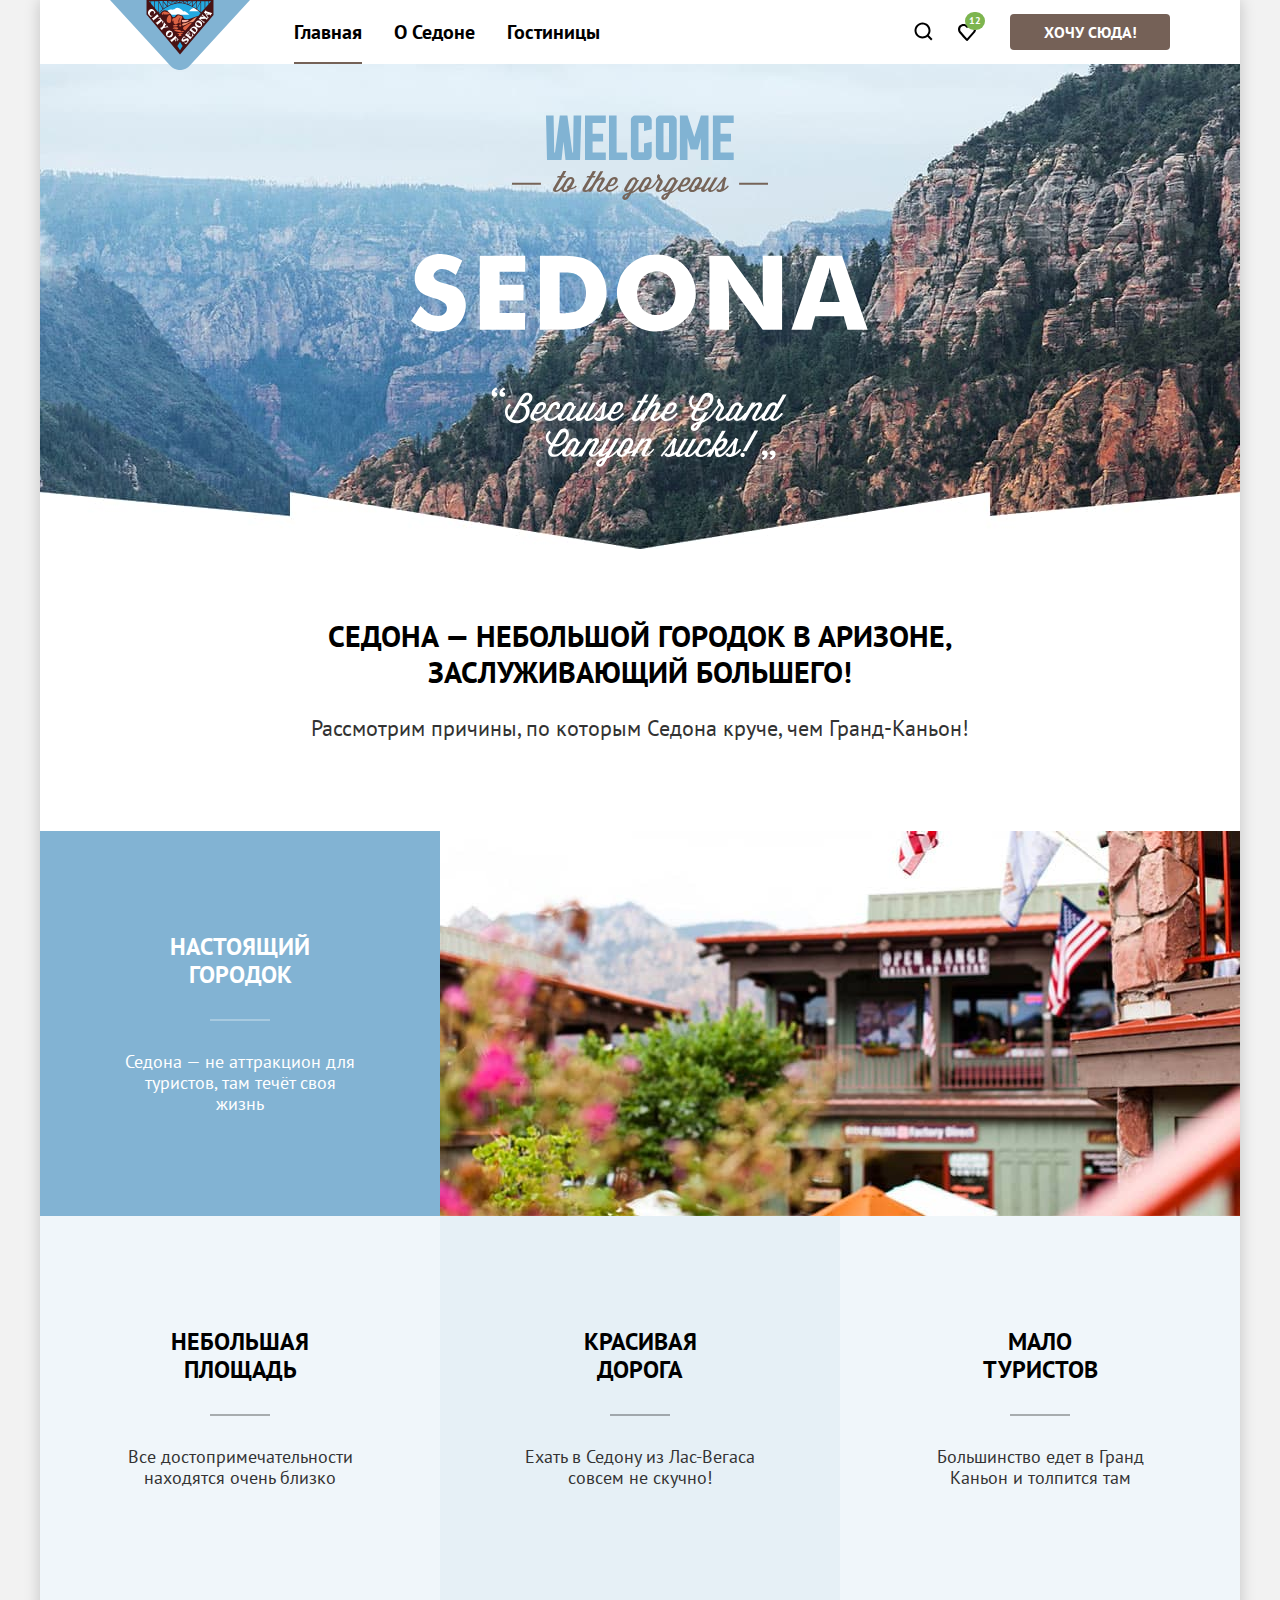
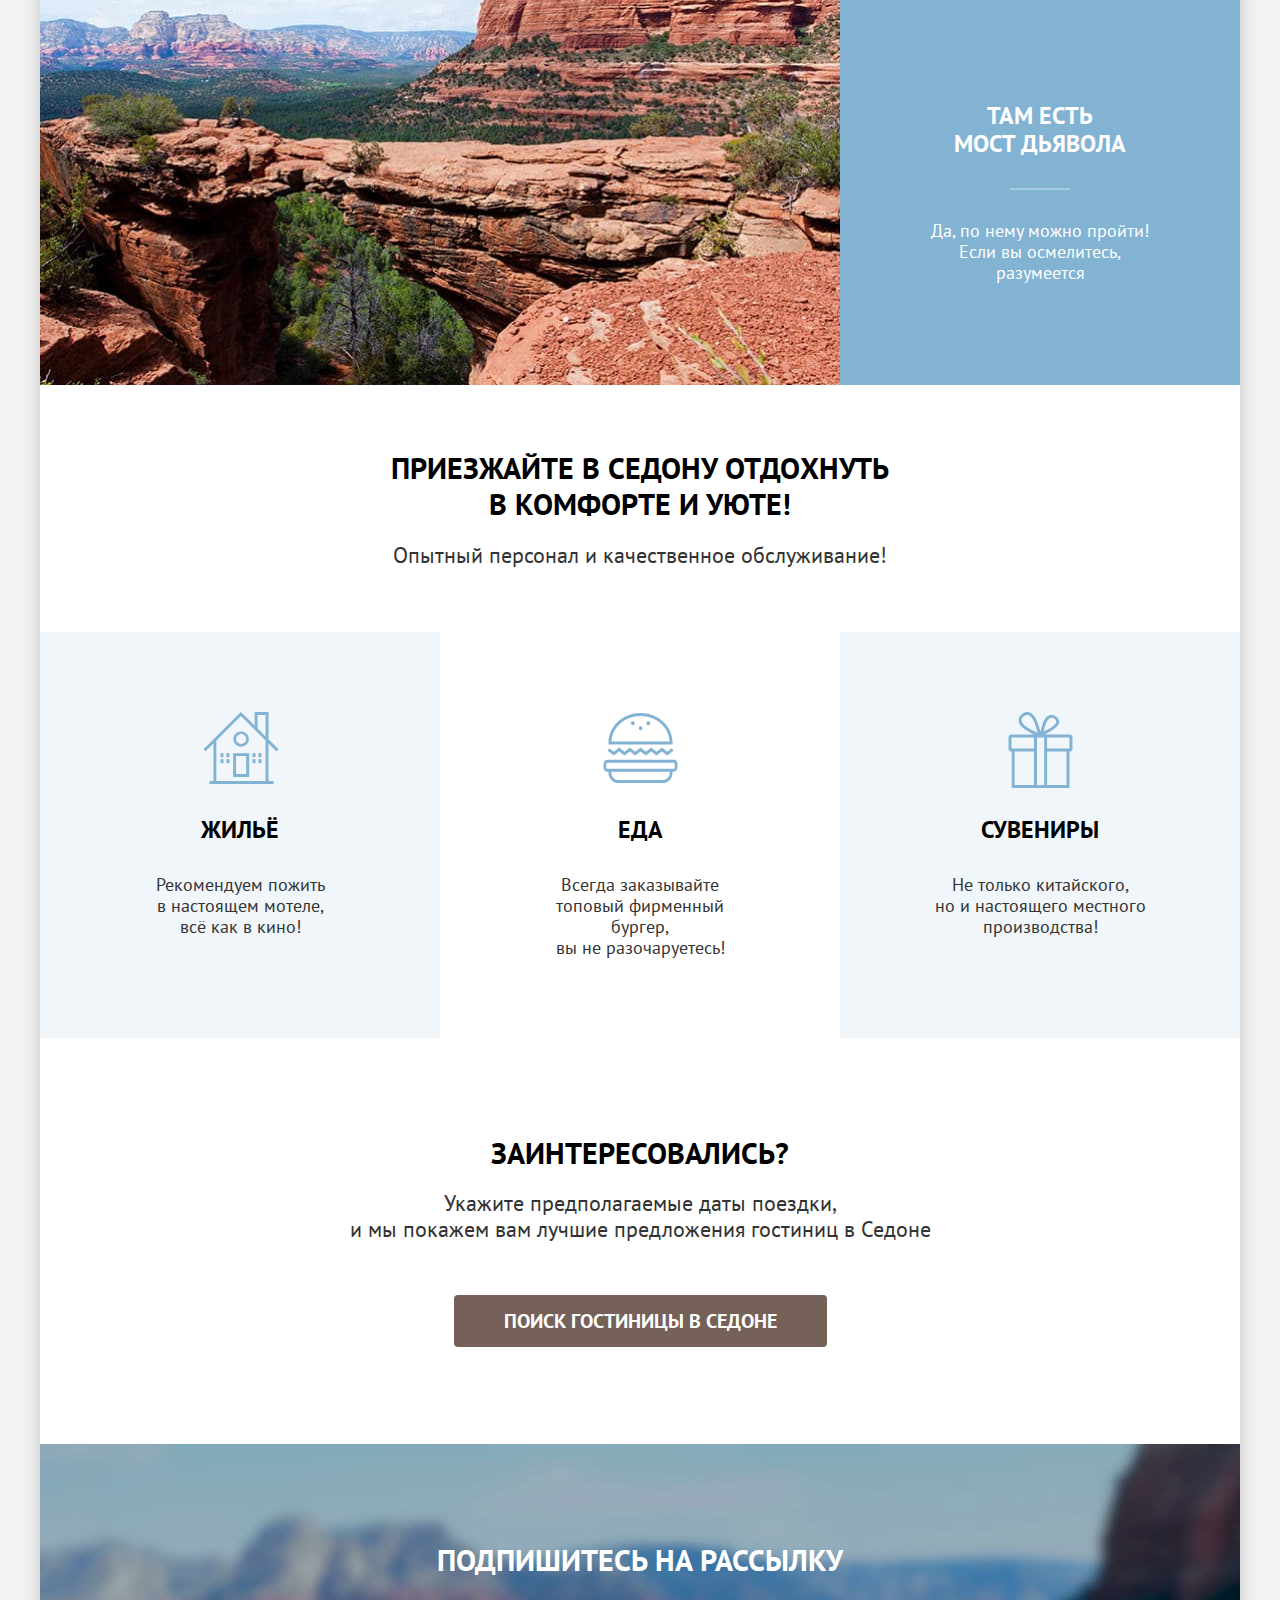
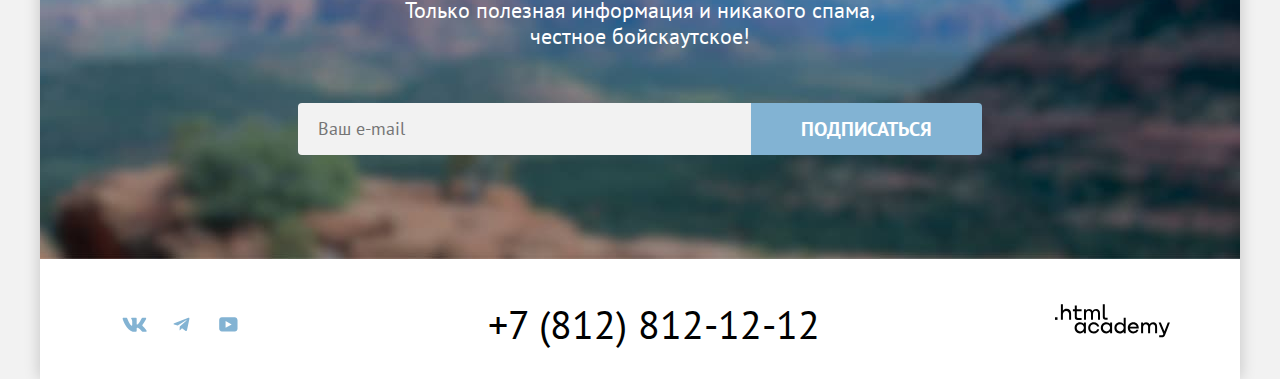
<file: index.html>
<!DOCTYPE html>
<html lang="ru">

  <head>
    <meta charset="utf-8" />
    <link rel="stylesheet" href="styles/styles.css">
    <link rel="icon" href="favicon.ico">
    <link rel="icon" type="image/png" href="images/favicon/favicon-32x32.png">
    <title>Седона - город в Аризоне</title>
  </head>

  <body>
    <div class="page-container">
      <header class="page-header" data-test="header">
        <nav class="navigation">
          <a class="logo-link" href="#">
            <svg class="logo" xmlns="http://www.w3.org/2000/svg" width="140" height="70" viewBox="0 0 140 70"
              fill="none">
              <g clip-path="url(#clip0_91815_29)">
                <path d="M140 0H0L60.3623 65.7C65.6377 71.5 74.3623 71.5 79.6377 65.7L140 0Z" fill="#81B3D3" />
                <path d="M37.2318 0.5L69.797 38.4L102.261 0.7L37.2318 0.5Z" fill="#23A9E1" />
                <path
                  d="M61.9856 14.6999H79.5363C78.2175 13.8999 75.0725 10.0999 73.4494 11.4999C73.3479 11.5999 68.4783 5.79992 65.3334 8.59992C62.5943 11.0999 61.2754 8.29992 58.232 10.1999C54.5798 12.5999 60.2609 13.8999 61.9856 14.6999ZM89.0725 11.1999L79.1305 11.2999C83.087 6.79992 84.8117 7.29992 89.0725 11.1999Z"
                  fill="white" />
                <path
                  d="M99.0145 3.6V1.2H101.145L99.0145 3.6ZM49.1014 13C49.2029 13.1 51.5362 10.6 55.2898 8.1C58.7391 5.8 64.0145 3.2 69.8985 3.2C75.7826 3.2 81.1594 5.9 84.6087 8.2C88.3623 10.6 90.6956 13 90.7971 13.1L88.2609 16.1C83.6956 16.7 80.4493 20 75.9855 19.3C73.7536 18.9 73.6522 17.7 73.0435 16.4C72.5362 15.4 71.7246 15.6 70.7101 15.2C69.7971 14.8 69.1884 14.1 67.2609 14.5C65.6377 14.9 65.4348 17.4 63.3043 17.3C62.1884 17.2 62.0869 15.7 60.4638 13.7C56.3043 8.8 52.5107 9.41045 49.873 13.9104L49.1014 13ZM40.5797 1.2V3.1L38.9565 1.2H40.5797ZM95.2609 1.2H98.5072V4.2L95.2609 8V1.2ZM91.1014 12.6V1.2H94.6522V8.6L91.1014 12.6ZM90.5942 2.2V12.1C89.4783 11 88.2609 10 86.942 9.1L90.5942 2.2ZM86.4348 1.9V8.7C85.9275 8.4 85.5217 8 84.913 7.7C84.2029 7.3 83.4927 6.8 82.6812 6.4L86.4348 1.9ZM81.971 1.7V6C80.9565 5.5 79.8406 5 78.8261 4.5L81.971 1.7ZM82.5797 1.2H86.3333L82.5797 5.8V1.2ZM86.942 1.2H90.5942L86.942 8.3V1.2ZM78.0145 1.2H81.971L78.4203 4.3C78.3188 4.3 78.2174 4.2 78.1159 4.2L78.0145 1.2ZM77.5072 1.6V4C76.4927 3.6 75.4783 3.3 74.3623 3.1L77.5072 1.6ZM73.2464 1.6V2.9C72.5362 2.8 71.8261 2.7 71.0145 2.6L73.2464 1.6ZM66.3478 1.6L68.5797 2.6C67.7681 2.6 67.058 2.7 66.3478 2.9V1.6ZM62.1884 1.6L65.3333 3.1C64.2174 3.3 63.2029 3.6 62.1884 4V1.6ZM65.8406 2.8L62.4927 1.2H65.8406V2.8ZM69.3913 2.4L66.5507 1.1H69.3913V2.4ZM70.1014 1.2H73.0435L70.1014 2.5V1.2ZM73.8551 1.2H77.1014L73.8551 2.8V1.2ZM61.2754 4.3L57.7246 1.2H61.6812V4.2L61.2754 4.3ZM57.6232 1.7L60.7681 4.4C59.6522 4.8 58.6377 5.3 57.6232 5.9V1.7ZM53.2609 1.9L56.913 6.4C55.5942 7.1 54.3768 7.9 53.2609 8.8V1.9ZM49 2.2L52.6522 9.2C51.3333 10.2 50.1159 11.2 49 12.4V2.2ZM52.7536 8.2L49.1014 1.1H52.7536V8.2ZM57.1159 5.7L53.3623 1.1H57.1159V5.7ZM44.3333 7.5L41.0869 3.7V1.2H44.3333V7.5ZM44.942 1.2H48.4927V12.4L44.942 8.2V1.2ZM36.5217 0V14.6L70 54.5L103.478 15V0H36.5217Z"
                  fill="#491213" />
                <path d="M67.3623 46L70 41.8L72.6376 46L70 50.2001L67.3623 46Z" fill="#23A9E1" />
                <path
                  d="M75.2753 30.6C71.826 28.6 72.6376 27.1 75.4782 25.7C76.9999 25 80.3478 22.3 81.6666 23.2L75.2753 30.6ZM72.942 33.1C70.913 33 68.5796 32.7 66.5507 33.2C67.768 33.5 70.8115 34.4 67.9709 35.1C68.9854 36.5 70.6086 36.4 71.6231 35.2C71.2173 35 70.913 34.7 70.6086 34.5C71.7246 34.2 72.7391 33.6 72.942 33.1ZM74.1593 31.5C73.2463 30.7 72.2318 30.7 71.4202 31.5C70.2028 29.4 65.942 30.1 63.913 29.8C65.0289 32.4 73.6521 32.9 74.1593 31.5ZM67.2608 29.3C65.6376 28.8 60.3622 28.9 63.8115 27.5C64.9275 27.1 70.6086 27.6 67.2608 29.3ZM69.2898 26.3C68.7825 25.2 69.6956 23.9 71.0144 24.9C72.2318 25.7 70.4057 26.9 69.2898 26.3ZM66.3478 26.4C64.0144 27.1 60.9709 25.6 64.7246 24.9C67.0579 24.4 69.4927 25.4 66.3478 26.4C66.4492 26.4 66.2463 26.4 66.3478 26.4ZM63.7101 20.2C63.2028 21.8 62.1883 22.1 62.2898 20.2C62.3912 17.9 63.913 18.5 65.5362 17.6C66.855 16.9 67.5651 14.2 69.8985 15.8C70.913 16.5 72.1304 15.9 72.4347 17C72.4347 16.9 69.4927 23.7 71.1159 23.7C67.8695 23.7 69.2898 19.9 70.5072 17.3C69.2898 17.9 67.3622 21.6 68.9854 22.3C68.1738 23.4 65.5362 24.9 64.2173 23.8C63.1014 22.8 63.7101 21.5 63.7101 20.2ZM59.6521 23C53.9709 23 57.826 14.4 59.7536 14.9C61.9854 15.6 61.6811 23.1 59.6521 23ZM53.3622 14.8C50.7246 14.7 51.8405 12.2 53.6666 11.7C55.3912 11.2 58.942 12.8 60.1593 13.9C58.3333 14.5 55.9999 14.4 53.9709 14.5C53.768 12.5 53.2608 13.2 53.3622 14.8Z"
                  fill="#DC6243" />
                <path
                  d="M72.8406 25.8001C69.8986 22.8001 77.203 23.1001 78.4203 22.0001C79.2319 22.3001 85.5218 16.6001 87.0435 17.0001C85.9276 18.3001 83.5943 22.3001 81.9711 22.3001C80.6522 22.3001 79.3334 22.1001 78.3189 23.0001C76.7971 24.4001 74.3624 25.1001 72.8406 25.8001Z"
                  fill="#F49774" />
                <path
                  d="M73.7537 22.2C72.1305 23.1 70.6088 19.7 73.4494 20C75.2754 20.2 77.203 19.8 78.9276 20.1C77.6088 21.6 75.7827 22.4 73.7537 22.2Z"
                  fill="#F4B1A4" />
                <path
                  d="M51.8406 20.9001C52.145 21.3001 52.4493 21.7001 52.3479 22.3001C52.3479 22.7001 51.7392 23.3001 52.145 23.5001L53.6667 21.7001C53.2609 21.6001 50.116 17.9001 50.116 17.5001L47.9856 18.6001C48.087 19.0001 48.7971 18.6001 49.2029 18.6001C49.7102 18.6001 50.116 19.0001 50.5218 19.3001C49.4058 20.2001 46.6667 22.6001 46.3624 22.6001C46.2609 22.6001 45.6522 22.2001 45.6522 22.6001C45.6522 22.8001 46.2609 23.3001 46.3624 23.4001L47.7827 25.1001C48.1885 24.9001 47.6812 24.6001 47.8841 24.3001C47.9856 24.1001 51.1305 21.6001 51.8406 20.9001ZM48.3914 16.4001C48.6957 16.3001 48.7971 16.7001 49 16.4001L47.3769 14.5001C47.174 14.2001 46.8696 13.9001 46.8696 14.5001C46.9711 14.9001 42.8116 18.2001 42.6087 18.3001C42.3044 18.4001 42.1015 18.0001 41.8986 18.4001C42.4058 19.0001 42.8116 19.5001 43.3189 20.1001C43.5218 20.3001 43.6232 20.5001 43.8261 20.7001C44.029 20.9001 43.9276 20.3001 43.9276 20.3001C43.8261 20.0001 44.2319 19.7001 44.5363 19.5001C45.5508 18.5001 48.087 16.4001 48.3914 16.4001ZM42.6087 15.8001C41.4928 16.1001 40.174 15.7001 39.8696 14.5001C39.4638 13.3001 40.2754 12.1001 41.1884 11.4001C42.1015 10.7001 43.5218 10.8001 44.029 11.9001C44.2319 12.4001 44.1305 13.0001 43.9276 13.5001C43.8261 13.8001 43.5218 14.1001 43.9276 14.3001C44.5363 13.6001 45.0435 12.9001 45.6522 12.2001C44.9421 11.8001 44.6377 11.1001 44.1305 10.5001C43.5218 9.80008 42.8116 9.10008 41.7971 9.00008C39.8696 8.70008 38.145 10.7001 37.9421 12.4001C37.8406 13.3001 38.145 14.2001 38.7537 15.0001C39.2609 15.6001 39.9711 16.1001 40.3769 16.8001C40.5798 16.9001 42.2029 16.1001 42.5073 16.0001C42.7102 16.0001 42.6087 15.9001 42.6087 15.8001C42.6087 15.8001 42.1015 16.0001 42.6087 15.8001ZM68.4783 39.4001C67.7682 38.9001 65.8406 36.4001 65.4348 35.9001L65.2319 35.6001L65.029 35.7001C64.9276 35.8001 65.1305 36.1001 65.029 36.3001C64.5218 37.1001 61.2754 39.5001 61.0725 39.7001C60.6667 39.9001 60.2609 39.6001 60.058 39.9001C60.5653 40.5001 61.8841 42.2001 62.087 42.2001C62.3913 42.2001 62.1884 41.7001 62.1884 41.6001C62.2899 41.4001 63.9131 40.0001 64.5218 39.5001C64.7247 39.3001 64.9276 39.8001 65.1305 40.0001C65.3334 40.3001 65.4348 40.7001 65.3334 41.0001C65.2319 41.2001 64.8261 41.6001 65.1305 41.8001C65.5363 41.3001 66.6522 40.0001 66.8551 39.8001C67.058 39.6001 66.4493 39.8001 66.5508 39.7001C66.3479 39.8001 66.0435 39.9001 65.8406 39.7001C65.7392 39.7001 65.1305 39.0001 65.2319 38.9001C65.5363 38.7001 65.8406 38.3001 66.2464 38.2001C66.8551 38.1001 67.2609 39.2001 67.3624 39.6001C67.4638 40.0001 67.4638 40.4001 67.2609 40.7001C67.1595 41.0001 66.9566 41.2001 67.2609 41.3001L68.6812 39.4001C68.6812 39.5001 68.5798 39.5001 68.4783 39.4001C68.5798 39.5001 68.3769 39.4001 68.4783 39.4001ZM59.145 30.5001C58.4348 30.5001 57.7247 30.8001 57.116 31.3001C55.6957 32.5001 55.4928 34.6001 56.6087 36.1001C57.9276 37.8001 60.058 38.0001 61.7827 36.8001C63.2029 35.6001 63.4058 33.5001 62.2899 32.0001C61.4783 31.0001 60.2609 30.5001 59.145 30.5001ZM60.3624 31.9001C61.2754 31.8001 61.8841 32.7001 61.4783 33.7001C61.0725 34.7001 60.058 35.7001 59.0435 36.1001C57.8261 36.6001 57.0145 35.6001 57.5218 34.4001C57.9276 33.4001 58.9421 32.4001 59.9566 32.0001C60.058 32.0001 60.1595 31.9001 60.3624 31.9001ZM57.5218 27.3001C57.8261 27.3001 58.1305 27.7001 58.3334 27.3001L56.9131 25.6001C56.5073 25.8001 56.9131 26.0001 56.8116 26.2001C56.6087 26.5001 55.087 26.7001 54.6812 26.8001C54.7827 26.4001 55.2899 25.1001 55.4928 25.0001C55.8986 24.7001 56.1015 25.3001 56.3044 24.9001L54.4783 22.8001C54.2754 22.6001 54.0725 22.1001 53.8696 22.4001C53.8696 22.4001 53.8696 23.4001 53.7682 23.5001C53.6667 23.7001 53.1595 25.9001 52.5508 26.4001C52.2464 26.7001 51.029 27.7001 50.7247 27.8001C50.4203 27.9001 50.2174 27.4001 49.9131 27.8001L51.5363 29.7001C51.6377 29.8001 51.9421 30.3001 52.0435 30.3001C52.3479 30.4001 52.0435 29.7001 52.145 29.6001C52.2464 29.3001 53.7682 27.8001 54.4783 27.7001C55.3913 27.5001 56.5073 27.2001 57.5218 27.3001C57.7247 27.3001 57.3189 27.3001 57.5218 27.3001ZM82.0725 34.0001C82.174 34.4001 82.2754 34.9001 82.174 35.3001C82.0725 35.9001 81.5653 37.2001 80.7537 36.8001C79.9421 36.4001 79.3334 35.7001 78.6232 35.1001C79.1305 34.5001 79.6377 34.0001 80.5508 34.3001C80.7537 34.4001 80.9566 34.3001 80.7537 34.1001C80.4493 33.9001 78.7247 32.8001 78.6232 32.9001C78.4203 33.1001 78.9276 33.5001 78.7247 33.9001C78.6232 34.2001 78.3189 34.4001 78.116 34.7001C77.6087 34.3001 76.8986 33.9001 77.4058 33.2001C77.8116 32.8001 78.2174 32.4001 78.8261 32.3001C79.2319 32.2001 80.0435 32.6001 80.145 32.2001C79.4348 31.9001 78.7247 31.5001 78.0145 31.2001C78.116 31.7001 75.7827 34.1001 75.2754 34.7001C75.174 34.8001 74.8696 35.1001 74.8696 35.2001C74.8696 35.5001 75.2754 35.3001 75.2754 35.3001C75.5798 35.2001 79.7392 38.6001 79.8406 38.9001C79.9421 39.1001 79.7392 39.3001 79.8406 39.4001C79.8406 39.4001 79.9421 39.5001 80.0435 39.5001C80.3479 39.2001 82.9856 35.6001 83.5942 35.5001C83.087 34.7001 82.5798 33.9001 82.0725 33.1001C81.6667 33.3001 81.9711 33.8001 82.0725 34.0001ZM78.0145 38.4001C76.6957 37.5001 74.3624 39.2001 73.9566 39.4001C73.2464 39.7001 72.7392 39.0001 73.145 38.4001C73.4493 37.9001 74.058 37.6001 74.6667 37.6001C74.8696 37.6001 75.5798 37.7001 75.5798 37.6001C75.6812 37.5001 75.6812 37.5001 75.5798 37.4001C74.9711 37.0001 74.4638 36.6001 73.8551 36.3001C73.7537 37.0001 72.9421 37.4001 72.5363 37.9001C72.029 38.5001 71.5218 39.2001 71.5218 39.9001C71.5218 40.6001 71.9276 41.3001 72.6377 41.6001C73.3479 42.0001 74.1595 41.7001 74.8696 41.3001C75.2754 41.0001 75.6812 40.7001 76.087 40.5001C76.6957 40.2001 77.6087 40.5001 77.4058 41.3001C77.2029 42.0001 76.4928 42.6001 75.7827 42.8001C75.3769 42.9001 74.9711 42.9001 74.5653 42.7001C74.2609 42.6001 73.9566 42.2001 73.7537 42.6001L76.087 44.2001C76.1885 43.7001 76.3913 43.5001 76.7971 43.2001C77.3044 42.8001 77.7102 42.3001 78.116 41.8001C78.9276 40.9001 79.2319 39.3001 78.0145 38.4001ZM95.8696 10.3001C95.8696 10.4001 95.8696 10.4001 95.8696 10.3001L94.9566 11.3001L94.145 12.3001C93.9421 12.5001 93.8406 12.6001 94.145 12.8001C94.6522 12.5001 97.6957 17.6001 97.4928 18.3001C96.9856 18.5001 92.9276 15.0001 92.8261 14.8001C92.8261 14.7001 93.029 14.1001 92.7247 14.2001C92.6232 14.2001 92.2174 14.8001 92.116 14.9001L91.5073 15.6001C91.7102 15.9001 91.8116 15.6001 92.116 15.6001C92.3189 15.7001 93.3334 16.5001 93.6377 16.7001C93.1305 16.7001 91.9131 16.8001 91.7102 16.8001C91.1015 16.9001 91.4058 16.4001 91 16.2001L89.4783 18.0001L88.5653 19.0001C88.5653 19.0001 88.5653 19.0001 88.5653 19.1001C88.7682 19.3001 88.6667 19.2001 88.9711 19.1001C89.2754 19.0001 93.3334 22.3001 93.4348 22.5001C93.6377 22.8001 93.3334 23.1001 93.7392 23.3001L94.9566 21.9001C95.058 21.8001 95.058 21.8001 94.9566 21.8001C94.6522 21.6001 94.6522 21.9001 94.2464 21.9001C93.9421 21.8001 91.3044 19.7001 90.3913 18.9001L95.7682 18.7001C95.9711 18.7001 96.4783 19.3001 96.4783 19.5001C96.3769 19.7001 96.174 19.9001 96.4783 20.0001C96.7827 19.6001 97.087 19.3001 97.3913 18.9001L97.4928 18.7001C97.5942 18.7001 97.5942 18.6001 97.5942 18.5001L97.6957 18.4001C98 18.1001 98.9131 17.1001 98.8116 17.0001C98.5073 16.7001 98.4058 17.3001 98 17.0001C97.7971 16.8001 97.1884 15.8001 97.087 15.6001C96.8841 15.3001 97.4928 15.0001 97.6957 14.9001C98.2029 14.6001 99.8261 14.1001 100.029 15.1001C100.029 15.3001 99.8261 15.5001 99.9276 15.6001C99.9276 15.6001 100.029 15.8001 100.13 15.7001L102.261 13.1001C102.159 13.0001 102.159 13.0001 102.058 12.9001C101.551 13.4001 96.4783 11.4001 96.174 11.1001C96.0725 10.9001 96.0725 10.3001 95.8696 10.3001ZM95.6667 12.9001C96.4783 13.2001 97.1884 13.5001 98 13.9001C97.7971 14.0001 97.5942 14.1001 97.3913 14.2001C97.1885 14.3001 96.9856 14.5001 96.7827 14.7001L95.6667 12.9001ZM88.9711 20.6001C87.8551 20.5001 86.7392 21.0001 85.9276 21.9001C84.7102 23.4001 84.8116 25.6001 86.3334 26.8001C87.8551 28.0001 90.087 27.7001 91.3044 26.3001C92.5218 24.8001 92.4203 22.6001 90.8986 21.4001C90.3913 21.0001 89.6812 20.7001 88.9711 20.6001ZM87.5508 22.2001C88.1595 22.2001 88.8696 22.6001 89.2754 22.9001C90.087 23.4001 91.5073 24.6001 90.7971 25.6001C90.7971 25.5001 90.8986 25.5001 90.6957 25.7001C89.8841 26.5001 88.4638 25.8001 87.7537 25.2001C87.0435 24.7001 85.7247 23.5001 86.5363 22.5001C86.8406 22.3001 87.145 22.2001 87.5508 22.2001ZM84.4058 26.5001C83.1884 26.4001 81.9711 27.0001 81.058 28.1001C80.4493 28.9001 79.7392 29.6001 79.1305 30.4001C79.3334 30.7001 79.6377 30.3001 79.9421 30.5001C80.2464 30.7001 84.1015 33.8001 84.1015 34.0001C84.2029 34.3001 83.8986 34.4001 84.2029 34.6001C84.3044 34.7001 87.145 31.2001 87.4493 30.6001C87.8551 29.5001 87.5508 28.2001 86.6377 27.4001C86.7392 27.5001 86.8406 27.5001 86.6377 27.4001C85.8261 26.8001 85.116 26.5001 84.4058 26.5001ZM83.2899 28.1001C83.3913 28.1001 83.4928 28.1001 83.5942 28.1001C85.0145 28.5001 87.0435 30.2001 85.7247 31.7001C85.5218 31.9001 85.7247 31.7001 85.3189 32.1001C85.116 32.3001 81.058 29.1001 81.2609 28.9001C81.6667 28.4001 82.5798 28.0001 83.2899 28.1001Z"
                  fill="white" />
              </g>
              <defs>
                <clipPath id="clip0_91815_29">
                  <rect width="140" height="70" fill="white" />
                </clipPath>
              </defs>
            </svg> </a>
          <ul class="navigation-list">
            <li class="navigation-item">
              <a class="navigation-link navigation-link-current">Главная</a>
            </li>
            <li class="navigation-item">
              <a class="navigation-link" href="#">О Седоне</a>
            </li>
            <li class="navigation-item">
              <a class="navigation-link" href="catalog.html">Гостиницы</a>
            </li>
          </ul>

          <ul class="navigation-list navigation-user">
            <li class="navigation-item">
              <a class="navigation-link" href="#">
                <svg class="navigation-icon-search" aria-hidden="true" focusable="false"
                  xmlns="http://www.w3.org/2000/svg" width="19" height="19" viewBox="0 0 19 19" fill="none">
                  <path
                    d="M18.5 17.0083L14.8 13.3287C15.8 12.0359 16.5 10.3453 16.5 8.4558C16.5 4.08011 12.9 0.5 8.5 0.5C4.1 0.5 0.5 4.17956 0.5 8.55525C0.5 12.9309 4.1 16.511 8.5 16.511C10.3 16.511 12 15.9144 13.4 14.8204L17.1 18.5L18.5 17.0083ZM8.5 14.5221C5.2 14.5221 2.5 11.837 2.5 8.55525C2.5 5.27348 5.2 2.5884 8.5 2.5884C11.8 2.5884 14.5 5.27348 14.5 8.55525C14.5 11.837 11.8 14.5221 8.5 14.5221Z" />
                </svg>
                <span class="visually-hidden" data-test="search">Поиск</span>
              </a>
            </li>
            <li class="navigation-item">
              <a class="navigation-link" href="#">
                <svg class="navigation-icon-heart" aria-hidden="true" focusable="false"
                  xmlns="http://www.w3.org/2000/svg" width="18" height="17" viewBox="0 0 18 17" fill="none">
                  <path
                    d="M8.9 17C8.6 17 8.3 16.9 8.1 16.6C2.7 10.5 1.4 9.1 1.1 8.7C0.4 7.8 0 6.6 0 5.4C0 2.4 2.4 0 5.5 0C6.8 0 8 0.5 9 1.3C10 0.5 11.3 0 12.5 0C15.5 0 18 2.4 18 5.4C18 6.7 17.5 7.9 16.7 8.8L9.7 16.7C9.5 16.9 9.3 17 8.9 17ZM2.9 7.5C3.2 7.9 6.4 11.5 9 14.4L15.2 7.4C15.7 6.9 15.9 6.2 15.9 5.4C15.9 3.6 14.4 2.1 12.6 2.1C11.6 2.1 10.6 2.6 9.9 3.4C9.6 3.7 9.3 3.8 9 3.8C8.7 3.8 8.4 3.6 8.2 3.4C7.5 2.6 6.5 2.1 5.5 2.1C3.7 2.1 2.2 3.6 2.2 5.4C2.1 6.3 2.5 7 2.9 7.5C2.8 7.5 2.8 7.5 2.9 7.5Z" />
                </svg>
                <span class="visually-hidden">Реакции</span>
                <span class="navigation-user-value">12</span>
              </a>
            </li>
          </ul>

          <a class="navigation-link-button" href="#">Хочу сюда!</a>

        </nav>
      </header>

      <main class="main-content main-container" data-test="main">
        <section class="hero" data-test="hero">
          <h1 class="visually-hidden">Welcome to the gorgeous Sedona Because the Grand Canyon sucrs</h1>
          <img class="logo-hero" src="images/welcome.svg" width="458" height="352"
            alt="Welcome to the gorgeous Sedona Because the Grand Canyon sucrs" />
        </section>

        <section class="advantages" data-test="advantages">
          <h2 class="visually-hidden">Преимущества</h2>
          <p class="advantages-title">Седона — небольшой городок в Аризоне,<br> заслуживающий большего!</p>
          <p class="advantages-description">Рассмотрим причины, по которым Седона круче, чем Гранд-Каньон!</p>
          <ul class="advantages-list">
            <li class="advantages-item advantages-item-wide">
              <div class="advantages-item-container">
                <h3 class="advantages-item-title">Настоящий городок</h3>
                <p class="advantages-item-description">
                  Седона — не аттракцион для туристов, там течёт своя жизнь
                </p>
              </div>
              <img class="advantages-img" src="images/advantages/advantages-1.jpg" width="800" height="385"
                alt="Фото города Седона" />
            </li>
            <li class="advantages-item">
              <div class="advantages-item-container">
                <h3 class="advantages-item-title">Небольшая площадь</h3>
                <p class="advantages-item-description">
                  Все достопримечательности находятся очень близко
                </p>
              </div>
            </li>
            <li class="advantages-item">
              <div class="advantages-item-container">
                <h3 class="advantages-item-title">Красивая дорога</h3>
                <p class="advantages-item-description">
                  Ехать в Седону из Лас-Вегаса совсем не скучно!
                </p>
              </div>
            </li>
            <li class="advantages-item">
              <div class="advantages-item-container">
                <h3 class="advantages-item-title">Мало туристов</h3>
                <p class="advantages-item-description">
                  Большинство едет в Гранд Каньон и толпится там
                </p>
              </div>
            </li>
            <li class="advantages-item advantages-item-wide advantages-item-wide-reverse">
              <div class="advantages-item-container">
                <h3 class="advantages-item-title">Там есть мост дьявола</h3>
                <p class="advantages-item-description">
                  Да, по нему можно пройти! Если вы осмелитесь, разумеется
                </p>
              </div>
              <img class="advantages-img" src="images/advantages/advantages-2.jpg" width="800" height="385"
                alt="Достопримечательность Мост Дьявола" />
            </li>
          </ul>
        </section>

        <section class="rest" data-test="service">
          <h2>Приезжайте в Седону отдохнуть<br> в комфорте и уюте!</h2>
          <p class="rest-description">Опытный персонал и качественное обслуживание!</p>
          <ul class="rest-list">
            <li class="rest-item rest-item-1">
              <h3 class="rest-item-title">Жильё</h3>
              <p class="rest-item-description">
                Рекомендуем пожить<br> в настоящем мотеле,<br> всё как в кино!
              </p>
            </li>
            <li class="rest-item rest-item-2">
              <h3 class="rest-item-title">Еда</h3>
              <p class="rest-item-description">
                Всегда заказывайте<br> топовый фирменный бургер,<br> вы не разочаруетесь!
              </p>
            </li>
            <li class="rest-item rest-item-3">
              <h3 class="rest-item-title">Сувениры</h3>
              <p class="rest-item-description">
                Не только китайского,<br> но и настоящего местного производства!
              </p>
            </li>
          </ul>
        </section>

        <section class="form" data-test="search">
          <h2 class="visually-hidden">Поиск гостиниц</h2>
          <p class="form-title">Заинтересовались?</p>
          <p class="form-description">
            Укажите предполагаемые даты поездки,<br> и мы покажем вам лучшие
            предложения гостиниц в Седоне
          </p>
          <button class="button-form" type="button">Поиск гостиницы в Седоне</button>
        </section>

        <section class="newsletter" data-test="subscribe">
          <div class="newsletter-container">
            <h2 class="newsletter-title">Подпишитесь на рассылку</h2>
            <p class="newsletter-description">
              Только полезная информация и никакого спама,<br> честное бойскаутское!
            </p>
            <form class="newsletter-form" action="https://echo.htmlacademy.ru/" method="post">
              <label class="visually-hidden" for="newsletter-email">Email</label>
              <input class="field" placeholder="Ваш e-mail" type="email" name="newsletter-email" id="newsletter-email"
                required />
              <button class="newsletter-button" type="submit">
                <span>Подписаться</span>
              </button>
            </form>
          </div>
        </section>
      </main>

      <footer class="page-footer" data-test="footer">
        <div class="footer-container">
          <section class="footer-social">
            <h2 class="visually-hidden">Ссылки на социальные сети</h2>
            <ul class="footer-social-list">
              <li class="footer-social-item">
                <a class="footer-social-link footer-link-vk" href="https://vk.com/htmlacademy">
                  <svg class="footer-social-icon" aria-hidden="true" focusable="false"
                    xmlns="http://www.w3.org/2000/svg" width="25" height="15" viewBox="0 0 25 15" fill="none">
                    <path fill-rule="evenodd" clip-rule="evenodd"
                      d="M24.1164 1.80445C24.2824 1.25845 24.1164 0.856445 23.3214 0.856445H20.6964C20.0284 0.856445 19.7204 1.20345 19.5534 1.58645C19.5534 1.58645 18.2184 4.78245 16.3274 6.85845C15.7154 7.46045 15.4374 7.65145 15.1034 7.65145C14.9364 7.65145 14.6854 7.46045 14.6854 6.91345V1.80445C14.6854 1.14845 14.5014 0.856445 13.9454 0.856445H9.81738C9.40038 0.856445 9.14938 1.16045 9.14938 1.44945C9.14938 2.07045 10.0954 2.21445 10.1924 3.96245V7.76045C10.1924 8.59345 10.0394 8.74444 9.70538 8.74444C8.81538 8.74444 6.65038 5.53345 5.36538 1.85945C5.11638 1.14445 4.86438 0.856445 4.19338 0.856445H1.56638C0.816382 0.856445 0.666382 1.20345 0.666382 1.58645C0.666382 2.26845 1.55638 5.65645 4.81138 10.1374C6.98138 13.1974 10.0364 14.8564 12.8194 14.8564C14.4884 14.8564 14.6944 14.4884 14.6944 13.8534V11.5404C14.6944 10.8034 14.8524 10.6564 15.3814 10.6564C15.7714 10.6564 16.4384 10.8484 17.9964 12.3234C19.7764 14.0724 20.0694 14.8564 21.0714 14.8564H23.6964C24.4464 14.8564 24.8224 14.4884 24.6064 13.7604C24.3684 13.0364 23.5184 11.9854 22.3914 10.7384C21.7794 10.0284 20.8614 9.26345 20.5824 8.88045C20.1934 8.38945 20.3044 8.17044 20.5824 7.73345C20.5824 7.73345 23.7824 3.30745 24.1154 1.80445H24.1164Z" />
                  </svg>
                  <span class="visually-hidden">Vkontakte</span>
                </a>
              </li>
              <li class="footer-social-item">
                <a class="footer-social-link footer-link-tg" href="https://t.me/htmlacademy">
                  <svg class="footer-social-icon" aria-hidden="true" focusable="false"
                    xmlns="http://www.w3.org/2000/svg" width="18" height="17" viewBox="0 0 18 17" fill="none">
                    <path
                      d="M16.785 0.955705L0.840489 7.1042C-0.247661 7.54126 -0.241365 8.14828 0.640845 8.41897L4.73445 9.69597L14.2058 3.72014C14.6537 3.44766 15.0629 3.59424 14.7265 3.89281L7.05283 10.8183H7.05103L7.05283 10.8192L6.77045 15.0387C7.18413 15.0387 7.36669 14.8489 7.59871 14.625L9.58705 12.6915L13.7229 15.7464C14.4855 16.1664 15.0332 15.9506 15.2229 15.0405L17.9379 2.2453C18.2158 1.13107 17.5126 0.626562 16.785 0.955705Z" />
                  </svg>
                  <span class="visually-hidden">Telegram</span>
                </a>
              </li>
              <li class="footer-social-item">
                <a class="footer-social-link footer-link-yt" href="https://www.youtube.com/user/htmlacademyru">
                  <svg class="footer-social-icon" aria-hidden="true" focusable="false"
                    xmlns="http://www.w3.org/2000/svg" width="23" height="18" viewBox="0 0 23 18" fill="none">
                    <path
                      d="M18.9402 0.356445H3.50738C1.64668 0.356445 0.333252 1.9502 0.333252 3.75645V13.8502C0.333252 15.7627 1.64668 17.3564 3.50738 17.3564H19.1591C20.8009 17.3564 22.3333 15.7627 22.3333 13.9564V3.75645C22.1143 1.9502 20.8009 0.356445 18.9402 0.356445ZM7.99494 12.8939V4.81894L15.3283 8.85645L7.99494 12.8939Z" />
                  </svg>
                  <span class="visually-hidden">Youtube</span>
                </a>
              </li>
            </ul>
          </section>
          <section class="footer-contacts">
            <h2 class="visually-hidden">Номера телефонов</h2>
            <a class="footer-number" href="tel:+78128121212">+7 (812) 812-12-12</a>
          </section>
          <section class="footer-partner">
            <h2 class="visually-hidden">Разработчик</h2>
            <a class="footer-link-logo-html" href="https://htmlacademy.ru/">
              <svg class="logo-html" aria-hidden="true" focusable="false" xmlns="http://www.w3.org/2000/svg" width="115"
                height="34" viewBox="0 0 115 34" fill="none">
                <path d="M0 13.2564V15.8564H2.5V13.2564H0Z" fill="black" />
                <path
                  d="M11.6 4.85645C10 4.85645 8.8 5.55645 8 6.55645H7.9V0.356445H5.9V15.8564H7.9V10.5564C7.9 8.45645 9.2 6.95645 11.2 6.95645C13 6.95645 14.1 8.35645 14.1 10.1564V15.8564H16.1V9.75644C16.2 6.75644 14.3 4.85645 11.6 4.85645Z" />
                <path
                  d="M26.6 5.15645H21.8V1.45645H19.8V5.25645H17.9V7.25645H19.8V13.2564C19.8 14.9564 20.8 15.9564 22.5 15.9564H26.6V13.9564H22.9C22.2 13.9564 21.8 13.5564 21.8 12.8564V7.15645H26.6V5.15645Z" />
                <path
                  d="M41.1 4.95645C39.5 4.95645 38.2 5.75644 37.6 7.05645H37.5C36.9 5.85645 35.7 4.95645 34.1 4.95645C32.7 4.95645 31.6 5.75645 31 6.75645H30.9V5.15645H29V15.7564H31V10.3564C31 8.35645 32 6.85645 33.6 6.85645C35.1 6.85645 36 7.85645 36 9.45645V15.7564H38V10.1564C38 7.75645 39.4 6.85645 40.6 6.85645C42.1 6.85645 43 7.85645 43 9.45645V15.7564H45V9.25644C45.1 6.75644 43.6 4.95645 41.1 4.95645Z" />
                <path
                  d="M47.8 13.0564C47.8 14.7564 48.8 15.7564 50.6 15.7564H52.6V13.7564H50.9C50.2 13.7564 49.8 13.3564 49.8 12.6564V0.356445H47.8V13.0564Z" />
                <path
                  d="M28.9 20.0564C28 18.9564 26.7 18.2564 25 18.2564C21.9 18.2564 19.6 20.5564 19.6 23.8564C19.6 27.1564 21.9 29.4564 25 29.4564C26.8 29.4564 28 28.6564 28.8 27.5564H28.9V29.1564H30.9V18.5564H28.9V20.0564ZM25.3 27.4564C23.1 27.4564 21.7 25.8564 21.7 23.8564C21.7 21.8564 23.1 20.2564 25.3 20.2564C27.5 20.2564 28.9 21.8564 28.9 23.8564C28.9 25.7564 27.5 27.4564 25.3 27.4564Z" />
                <path
                  d="M44.2 22.3564C43.7 19.9564 41.6 18.2564 38.8 18.2564C35.4 18.2564 33.2 20.7564 33.2 23.8564C33.2 26.9564 35.4 29.4564 38.8 29.4564C41.6 29.4564 43.7 27.6564 44.2 25.2564H42.1C41.7 26.5564 40.4 27.5564 38.8 27.5564C36.6 27.5564 35.2 25.9564 35.2 23.9564C35.2 21.9564 36.6 20.3564 38.8 20.3564C40.4 20.3564 41.6 21.3564 42.1 22.5564H44.2V22.3564Z" />
                <path
                  d="M55.1 20.0564C54.2 18.9564 52.9 18.2564 51.2 18.2564C48.1 18.2564 45.8 20.5564 45.8 23.8564C45.8 27.1564 48.1 29.4564 51.2 29.4564C53 29.4564 54.2 28.6564 55 27.5564H55.1V29.1564H57.1V18.5564H55.1V20.0564ZM51.5 27.4564C49.3 27.4564 47.9 25.8564 47.9 23.8564C47.9 21.8564 49.3 20.2564 51.5 20.2564C53.7 20.2564 55.1 21.8564 55.1 23.8564C55.1 25.7564 53.6 27.4564 51.5 27.4564Z" />
                <path
                  d="M68.7 20.1564C67.8 19.0564 66.5 18.2564 64.8 18.2564C61.7 18.2564 59.4 20.5564 59.4 23.8564C59.4 27.1564 61.6 29.4564 64.8 29.4564C66.5 29.4564 67.8 28.6564 68.6 27.6564H68.7V29.1564H70.7V13.7564H68.7V20.1564ZM65.1 27.4564C62.9 27.4564 61.5 25.8564 61.5 23.8564C61.5 21.8564 62.9 20.2564 65.1 20.2564C67.3 20.2564 68.7 21.8564 68.7 23.8564C68.6 25.8564 67.2 27.4564 65.1 27.4564Z" />
                <path
                  d="M78.3 18.2564C75 18.2564 72.8 20.7564 72.8 23.8564C72.8 26.8564 74.9 29.4564 78.3 29.4564C80.8 29.4564 82.8 28.1564 83.5 25.8564H81.4C80.9 26.8564 79.8 27.4564 78.4 27.4564C76.5 27.4564 75.1 26.1564 75 24.5564H83.8C84 20.9564 81.8 18.2564 78.3 18.2564ZM78.3 20.1564C80 20.1564 81.3 21.1564 81.6 22.7564H75.1C75.4 21.2564 76.6 20.1564 78.3 20.1564Z" />
                <path
                  d="M98.2 18.2564C96.6 18.2564 95.3 19.0564 94.6 20.2564H94.5C93.9 19.0564 92.7 18.2564 91.1 18.2564C89.7 18.2564 88.6 18.9564 88 20.0564V18.5564H86.1V29.1564H88.1V23.7564C88.1 21.7564 89.1 20.3564 90.7 20.2564C92.2 20.2564 93.1 21.2564 93.1 22.8564V29.1564H95.1V23.5564C95.1 21.1564 96.5 20.2564 97.7 20.2564C99.2 20.2564 100.1 21.2564 100.1 22.8564V29.1564H102.1V22.6564C102.2 20.0564 100.7 18.2564 98.2 18.2564Z" />
                <path
                  d="M109.4 27.3564L105.8 18.4564H103.6L108.4 30.0564C108.1 30.9564 107.7 31.2564 106.7 31.2564H104.2V33.2564H106.7C108.5 33.2564 109.5 32.4564 110.2 30.6564L114.9 18.4564H112.8L109.4 27.3564Z" />
              </svg>
            </a>
          </section>
        </div>
      </footer>

      <div class="modal-container modal-container-close" data-test="modal">
        <div class="modal modal-search">
          <section class="modal-content">
            <button class="modal-close-button" type="button">
              <span class="visually-hidden">Закрыть</span>
            </button>
            <h2 class="modal-title">Поиск гостиницы в Седоне</h2>

            <form class="search-form" action="https://echo.htmlacademy.ru/" method="post">
              <div class="field-group-container-1">
                <p class="field-group">
                  <label class="field-group-title" for="date-arrival">Дата Заезда:</label>
                  <input class="search-form-field" type="text" id="date-arrival" name="date-arrival"
                    placeholder="Укажите дату" value="27 апреля 2020" required>
                  <span class="modal-error">Мы не можем отправить вас в прошлое.</span>
                </p>
                <p class="field-group">
                  <label class="field-group-title" for="date-departure">Дата Выезда:</label>
                  <input class="search-form-field" type="text" id="date-departure" name="date-departure"
                    placeholder="Укажите дату" value="1 сентября 2023" required>
                  <span class="modal-available">На эти даты есть свободные номера. Пока есть.</span>
                </p>
              </div>
              <div class="field-group-container-2">
                <p class="field-group field-group-adults">
                  <label class="field-group-title" for="adults">Взрослые:</label>
                  <button class="less quantity-button" type="button">
                    <svg xmlns="http://www.w3.org/2000/svg" width="14" height="2" viewBox="0 0 14 2" fill="none">
                      <path d="M0 0L0 2L14 2V0L0 0Z" />
                    </svg>
                  </button>
                  <input class="search-form-field field-people" type="number" id="adults" max="10" min="0" name="adults"
                    value="2" required>
                  <button class="more quantity-button" type="button">
                    <svg xmlns="http://www.w3.org/2000/svg" width="14" height="14" viewBox="0 0 14 14" fill="none">
                      <path d="M14 6H8V0H6V6H0V8H6V14H8V8H14V6Z" />
                    </svg>
                  </button>
                </p>
                <p class="field-group field-group-children">
                  <label class="field-group-title" for="children">Дети:</label>
                  <span class="tooltip">
                    <button class="tooltip-toggle" type="button" aria-labelledby="tooltip-label-info">
                      <span class="tooltip-icon">i</span>
                    </button>
                    <span class="tooltip-text" role="toolbar" id="tooltip-label-info">Укажите количество детей,
                      которые будут с вами, возраст которых от 6 до
                      18 лет. Дети до 6 лет размещаются бесплатно.</span>
                  </span>
                  <button class="less quantity-button" type="button">
                    <svg xmlns="http://www.w3.org/2000/svg" width="14" height="2" viewBox="0 0 14 2" fill="none">
                      <path d="M0 0L0 2L14 2V0L0 0Z" />
                    </svg>
                  </button>
                  <input class="search-form-field field-people" type="number" id="children" max="10" min="0"
                    name="children" value="2" required>
                  <button class="more quantity-button" type="button">
                    <svg xmlns="http://www.w3.org/2000/svg" width="14" height="14" viewBox="0 0 14 14" fill="none">
                      <path d="M14 6H8V0H6V6H0V8H6V14H8V8H14V6Z" />
                    </svg>
                  </button>
                </p>
              </div>
              <button class="button-apply button-modal-search" type="submit">Найти</button>
            </form>
          </section>

        </div>
      </div>

    </div>
  </body>

</html>
</file>
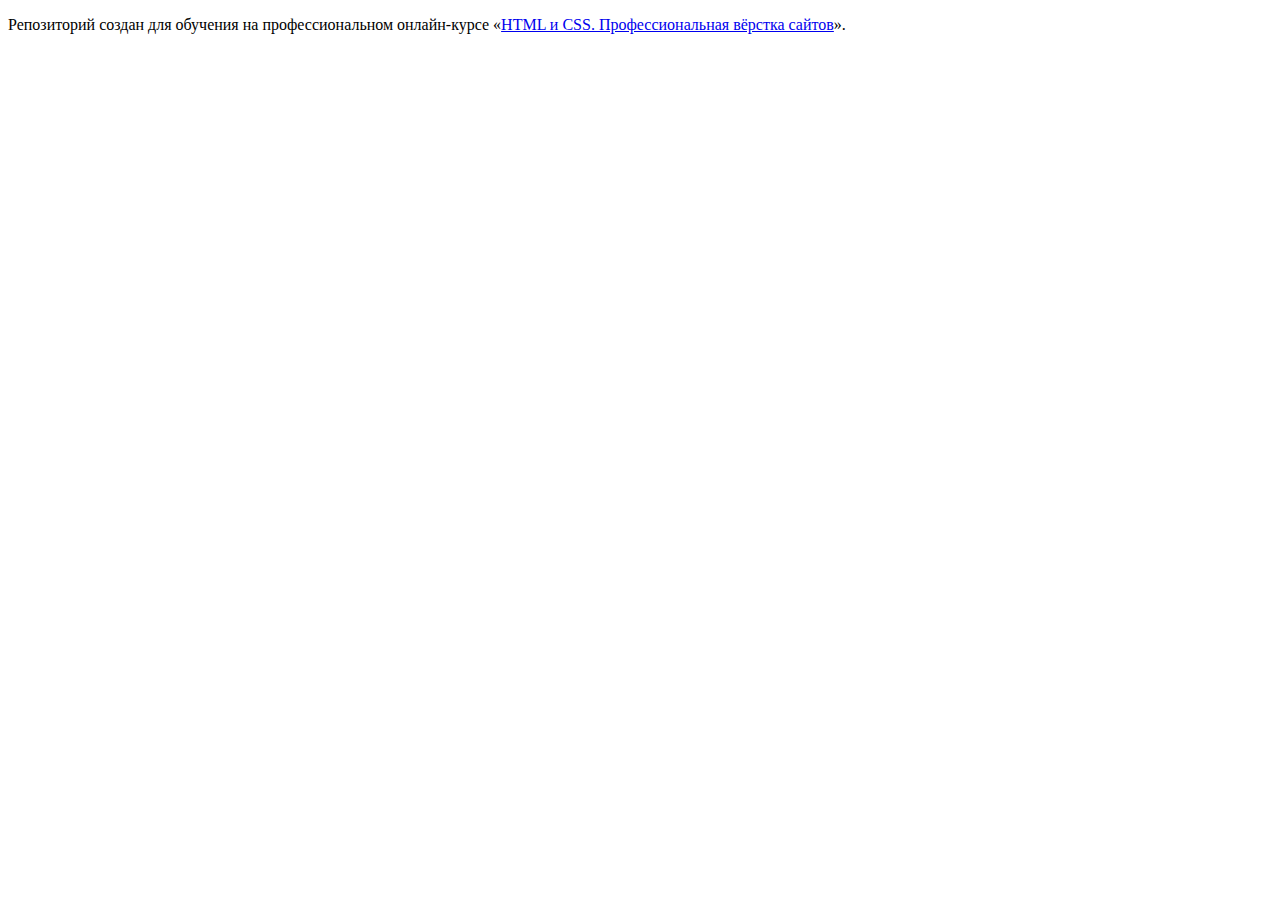
<file: 1/index.html>
<!DOCTYPE html>
<html lang="ru">
  <head>
    <meta charset="utf-8">
    <title>HTML Academy: Седона</title>
    <base href="https://htmlacademy-htmlcss.github.io/2391991-sedona-38/1/">
</head>
  <body>

    <p>Репозиторий создан для обучения на профессиональном онлайн‑курсе «<a href="https://htmlacademy.ru/intensive/htmlcss">HTML и CSS. Профессиональная вёрстка сайтов</a>».</p>

  </body>
</html>
</file>
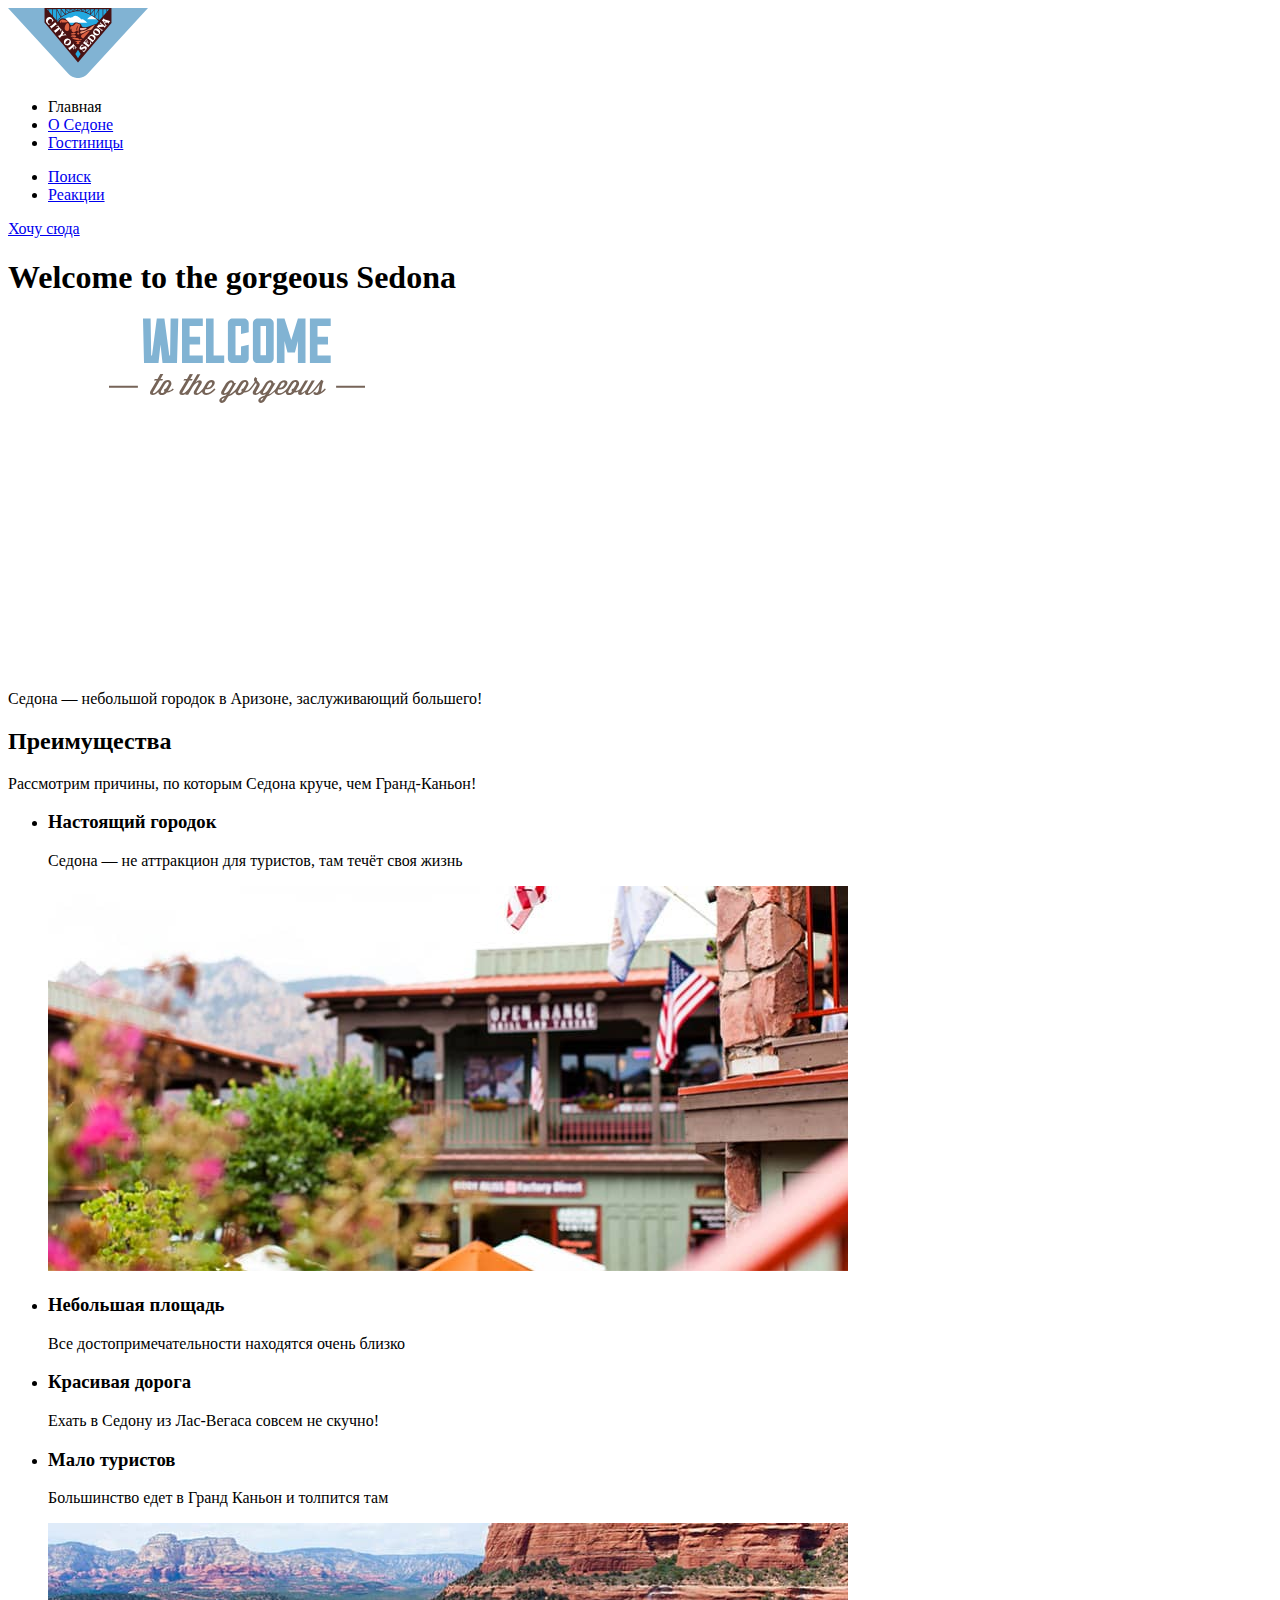
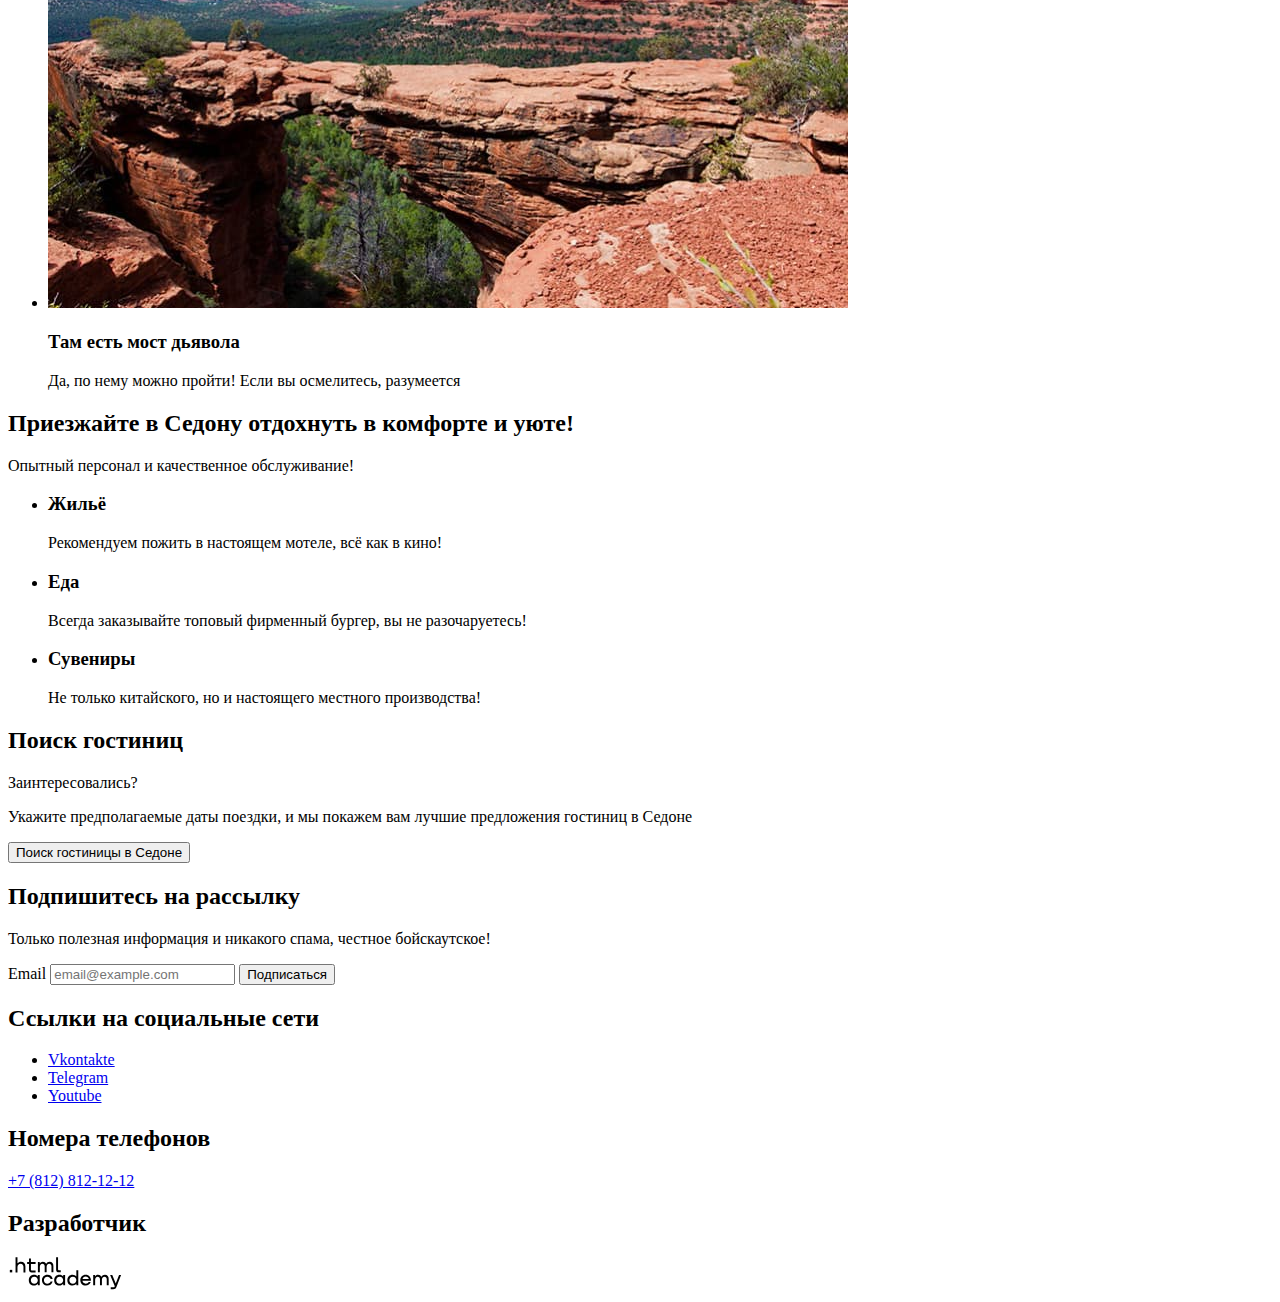
<file: 3/index.html>
<!DOCTYPE html>
<html lang="ru">

  <head>
    <meta charset="utf-8" />
    <title>Седона - город в Аризоне</title>
    <base href="https://htmlacademy-htmlcss.github.io/2391991-sedona-38/3/">
</head>

  <body>
    <header class="page-header" data-test="header">
      <nav class="navigation">
        <a class="logo-link">
          <img class="logo" src="images/logo.svg" width="140" height="70" alt="Логотип сайта Sedona" />
        </a>
        <ul class="navigation-list">
          <li class="navigation-item">
            <a class="navigation-link navigation-link-current">Главная</a>
          </li>
          <li class="navigation-item">
            <a class="navigation-link" href="#">О Седоне</a>
          </li>
          <li class="navigation-item">
            <a class="navigation-link" href="catalog.html">Гостиницы</a>
          </li>
        </ul>

        <ul class="navigation-list navigation-user">
          <li class="navigation-item">
            <a class="navigation-link" href="#">
              <span class="visually-hidden" data-test="search">Поиск</span>
            </a>
          </li>
          <li class="navigation-item">
            <a class="navigation-link" href="#">
              <span class="visually-hidden">Реакции</span>
            </a>
          </li>
        </ul>

        <div class="batton-navigation-link">
          <a class="navigation-link" href="#">Хочу сюда</a>
        </div>
      </nav>
    </header>

    <main class="main-content" data-test="main">
      <section class="hero" data-test="hero">
        <h1 class="visually-hidden">Welcome to the gorgeous Sedona</h1>
        <img class="logo-hero" src="images/welcome.svg" width="458" height="352"
          alt="Welcome to the gorgeous Sedona Because the Grand Canyon sucrs" />
        <p>Седона — небольшой городок в Аризоне, заслуживающий большего!</p>
      </section>

      <section class="advantages" data-test="advantages">
        <h2 class="visually-hidden">Преимущества</h2>
        <p>Рассмотрим причины, по которым Седона круче, чем Гранд-Каньон!</p>
        <ul class="advantages-list">
          <li class="advantages-item">
            <article>
              <h3 class="advantages-item-title">Настоящий городок</h3>
              <p class="advantages-item-description">
                Седона — не аттракцион для туристов, там течёт своя жизнь
              </p>
              <img class="advantages-img" src="images/advantages/advantages-1.jpg" width="800" height="385"
                alt="Фото города Седона" />
            </article>
          </li>
          <li class="advantages-item">
            <article>
              <h3 class="advantages-item-title">Небольшая площадь</h3>
              <p class="advantages-item-description">
                Все достопримечательности находятся очень близко
              </p>
            </article>
          </li>
          <li class="advantages-item">
            <article>
              <h3 class="advantages-item-title">Красивая дорога</h3>
              <p class="advantages-item-description">
                Ехать в Седону из Лас-Вегаса совсем не скучно!
              </p>
            </article>
          </li>
          <li class="advantages-item">
            <article>
              <h3 class="advantages-item-title">Мало туристов</h3>
              <p class="advantages-item-description">
                Большинство едет в Гранд Каньон и толпится там
              </p>
            </article>
          </li>
          <li class="advantages-item">
            <article>
              <img class="advantages-img" src="images/advantages/advantages-2.jpg" width="800" height="385"
                alt="Достопримечательность Мост Дьявола" />
              <h3 class="advantages-item-title">Там есть мост дьявола</h3>
              <p class="advantages-item-description">
                Да, по нему можно пройти! Если вы осмелитесь, разумеется
              </p>
            </article>
          </li>
        </ul>
      </section>

      <section class="rest">
        <h2>Приезжайте в Седону отдохнуть в комфорте и уюте!</h2>
        <p>Опытный персонал и качественное обслуживание!</p>
        <ul class="rest-list">
          <li class="rest-item">
            <h3 class="rest-item-title">Жильё</h3>
            <p class="rest-item-description">
              Рекомендуем пожить в настоящем мотеле, всё как в кино!
            </p>
          </li>
          <li class="rest-item">
            <h3 class="rest-item-title">Еда</h3>
            <p class="rest-item-description">
              Всегда заказывайте топовый фирменный бургер, вы не разочаруетесь!
            </p>
          </li>
          <li class="rest-item">
            <h3 class="rest-item-title">Сувениры</h3>
            <p class="rest-item-description">
              Не только китайского, но и настоящего местного производства!
            </p>
          </li>
        </ul>
      </section>

      <section class="form">
        <h2 class="visually-hidden">Поиск гостиниц</h2>
        <p class="form-title">Заинтересовались?</p>
        <p class="form-description">
          Укажите предполагаемые даты поездки, и мы покажем вам лучшие
          предложения гостиниц в Седоне
        </p>
        <button class="button" type="submit">Поиск гостиницы в Седоне</button>
      </section>

      <section class="newsletter" data-test="subscribe">
        <h2 class="newsletter-title">Подпишитесь на рассылку</h2>
        <p class="newsletter-description">
          Только полезная информация и никакого спама, честное бойскаутское!
        </p>
        <form class="newsletter-form" action="https://echo.htmlacademy.ru/" method="post">
          <label class="visually-hidden" for="newsletter-email">Email</label>
          <input class="field" placeholder="email@example.com" type="email" name="newsletter-email"
            id="newsletter-email" required />
          <button class="button newsletter-button" type="submit">
            <span>Подписаться</span>
          </button>
        </form>
      </section>
    </main>
    <footer class="page-footer" data-test="footer">
      <section class="footer-social">
        <h2 class="visually-hidden">Ссылки на социальные сети</h2>
        <ul class="footer-social-list">
          <li class="footer-social-item">
            <a href="https://vk.com/htmlacademy">
              <span class="visually-hidden">Vkontakte</span>
            </a>
          </li>
          <li class="footer-social-item">
            <a href="https://t.me/htmlacademy">
              <span class="visually-hidden">Telegram</span>
            </a>
          </li>
          <li class="footer-social-item">
            <a href="https://www.youtube.com/user/htmlacademyru">
              <span class="visually-hidden">Youtube</span>
            </a>
          </li>
        </ul>
      </section>
      <section class="footer-contacts">
        <h2 class="visually-hidden">Номера телефонов</h2>
        <a class="footer-number" href="tel:+78128121212">+7 (812) 812-12-12</a>
      </section>
      <section class="footer-partner">
        <h2 class="visually-hidden">Разработчик</h2>
        <a class="footer-link-logo-html" href="https://htmlacademy.ru/">
          <img class="logo-html" src="images/Logo-htmlacademy.svg" width="114.9" height="32.9"
            alt="Логотип .html academy" />
        </a>
      </section>
    </footer>
  </body>

</html>
</file>
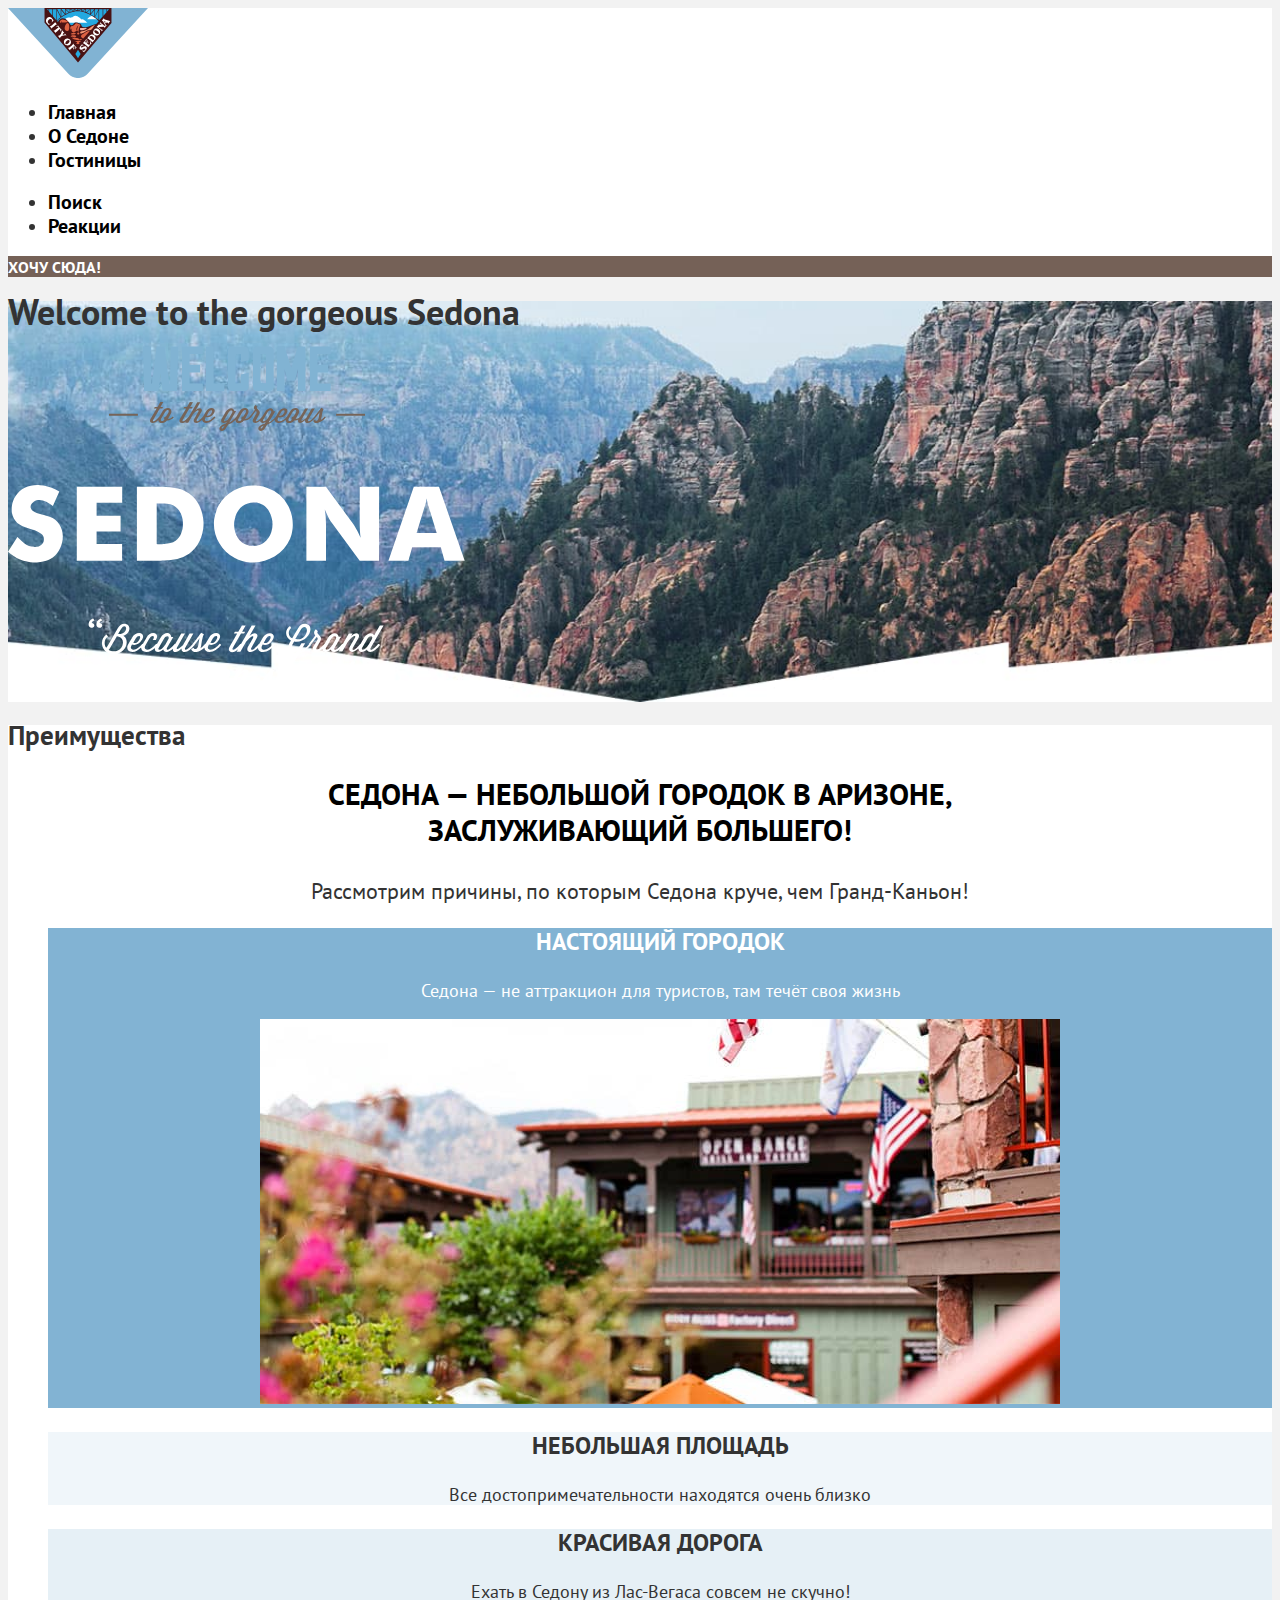
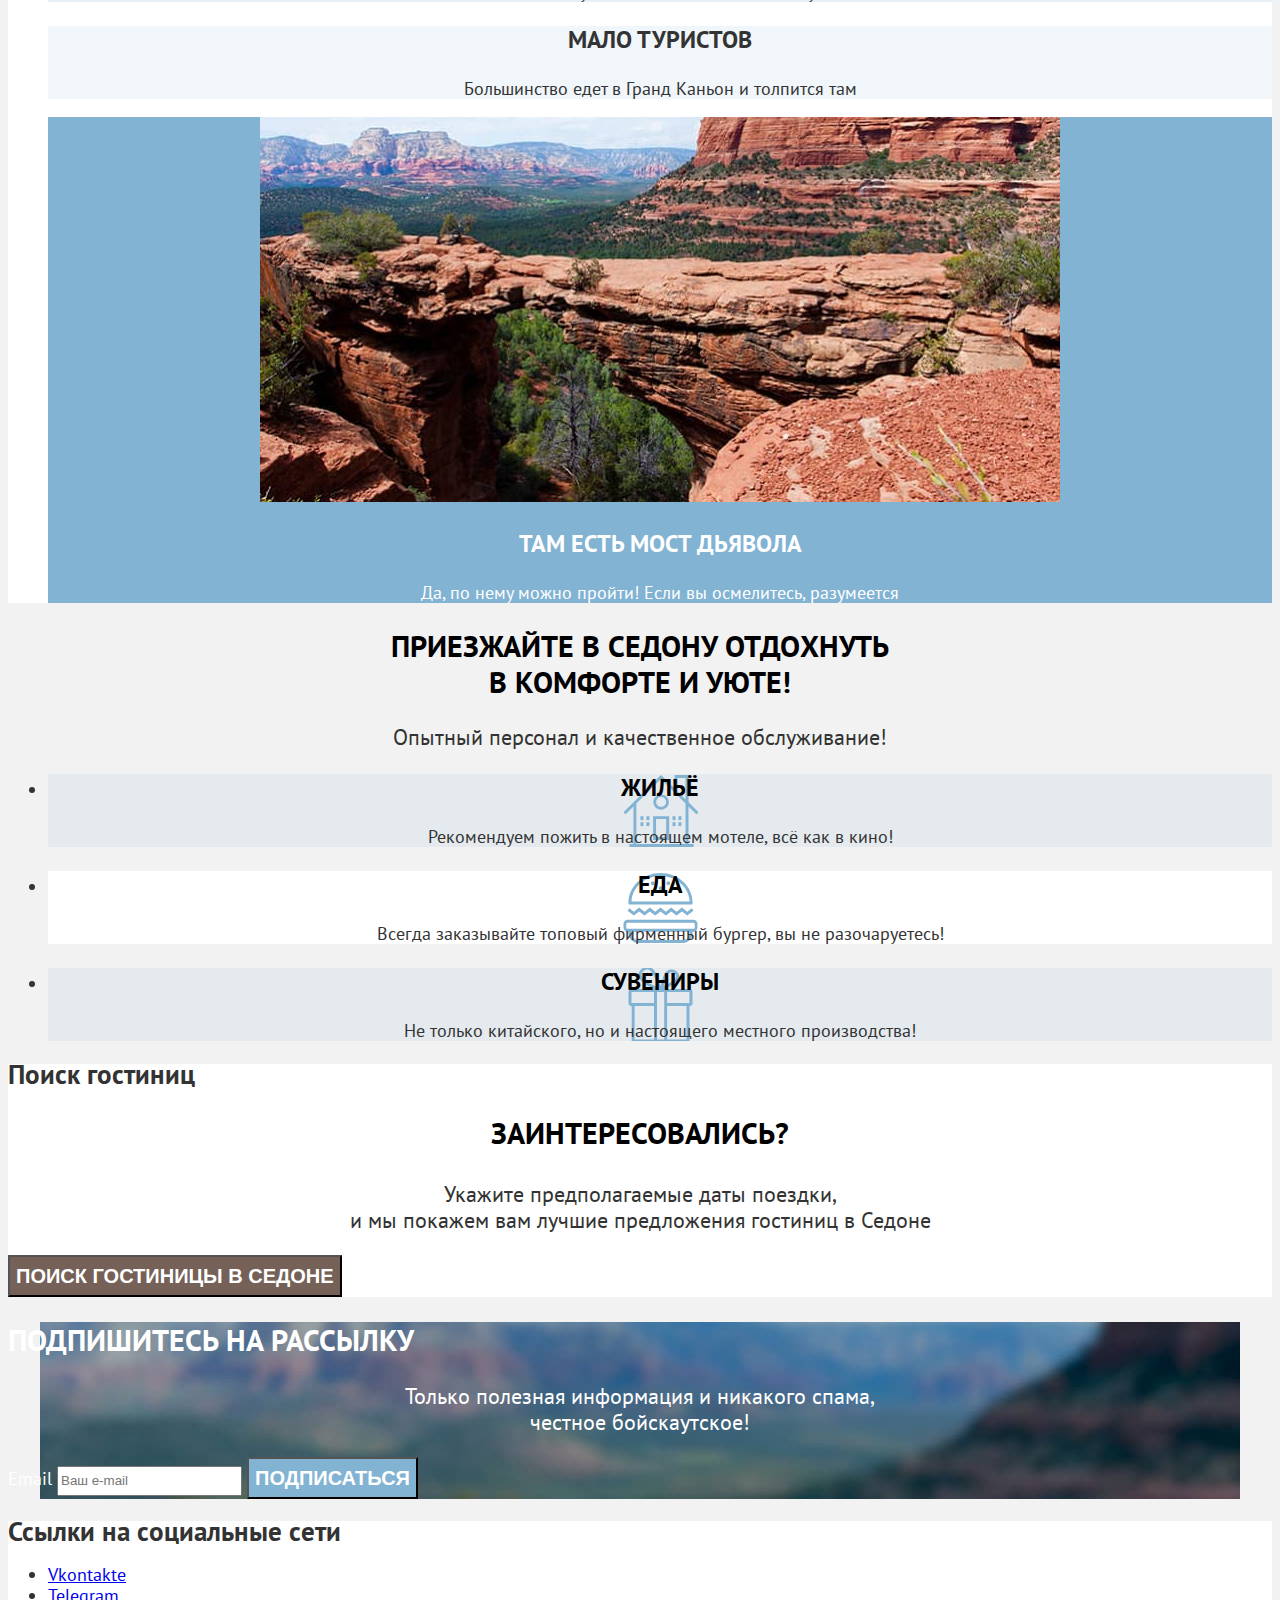
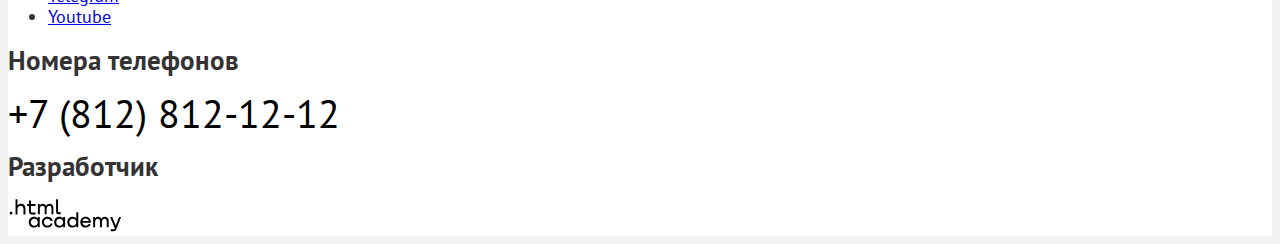
<file: 4/index.html>
<!DOCTYPE html>
<html lang="ru">

  <head>
    <meta charset="utf-8" />
    <link rel="stylesheet" href="styles/styles.css">
    <title>Седона - город в Аризоне</title>
    <base href="https://htmlacademy-htmlcss.github.io/2391991-sedona-38/4/">
</head>

  <body>
    <header class="page-header" data-test="header">
      <nav class="navigation">
        <a class="logo-link">
          <img class="logo" src="images/logo.svg" width="140" height="70" alt="Логотип сайта Sedona" />
        </a>
        <ul class="navigation-list">
          <li class="navigation-item">
            <a class="navigation-link navigation-link-current">Главная</a>
          </li>
          <li class="navigation-item">
            <a class="navigation-link" href="#">О Седоне</a>
          </li>
          <li class="navigation-item">
            <a class="navigation-link" href="catalog.html">Гостиницы</a>
          </li>
        </ul>

        <ul class="navigation-list navigation-user">
          <li class="navigation-item">
            <a class="navigation-link" href="#">
              <span class="visually-hidden" data-test="search">Поиск</span>
            </a>
          </li>
          <li class="navigation-item">
            <a class="navigation-link" href="#">
              <span class="visually-hidden">Реакции</span>
            </a>
          </li>
        </ul>

        <div class="button-navigation-link">
          <a class="navigation-link-button" href="#">Хочу сюда!</a>
        </div>
      </nav>
    </header>

    <main class="main-content" data-test="main">
      <section class="hero" data-test="hero">
        <h1 class="visually-hidden">Welcome to the gorgeous Sedona</h1>
        <img class="logo-hero" src="images/welcome.svg" width="458" height="352"
          alt="Welcome to the gorgeous Sedona Because the Grand Canyon sucrs" />
      </section>

      <section class="advantages" data-test="advantages">
        <h2 class="visually-hidden">Преимущества</h2>
        <p class="advantages-title">Седона — небольшой городок в Аризоне,<br> заслуживающий большего!</p>
        <p class="advantages-description">Рассмотрим причины, по которым Седона круче, чем Гранд-Каньон!</p>
        <ul class="advantages-list">
          <li class="advantages-item item-city">
            <article>
              <h3 class="advantages-item-title">Настоящий городок</h3>
              <p class="advantages-item-description">
                Седона — не аттракцион для туристов, там течёт своя жизнь
              </p>
              <img class="advantages-img" src="images/advantages/advantages-1.jpg" width="800" height="385"
                alt="Фото города Седона" />
            </article>
          </li>
          <li class="advantages-item item-turist">
            <article>
              <h3 class="advantages-item-title">Небольшая площадь</h3>
              <p class="advantages-item-description">
                Все достопримечательности находятся очень близко
              </p>
            </article>
          </li>
          <li class="advantages-item item-road">
            <article>
              <h3 class="advantages-item-title">Красивая дорога</h3>
              <p class="advantages-item-description">
                Ехать в Седону из Лас-Вегаса совсем не скучно!
              </p>
            </article>
          </li>
          <li class="advantages-item item-turist">
            <article>
              <h3 class="advantages-item-title">Мало туристов</h3>
              <p class="advantages-item-description">
                Большинство едет в Гранд Каньон и толпится там
              </p>
            </article>
          </li>
          <li class="advantages-item item-city">
            <article>
              <img class="advantages-img" src="images/advantages/advantages-2.jpg" width="800" height="385"
                alt="Достопримечательность Мост Дьявола" />
              <h3 class="advantages-item-title">Там есть мост дьявола</h3>
              <p class="advantages-item-description">
                Да, по нему можно пройти! Если вы осмелитесь, разумеется
              </p>
            </article>
          </li>
        </ul>
      </section>

      <section class="rest">
        <h2>Приезжайте в Седону отдохнуть<br> в комфорте и уюте!</h2>
        <p class="rest-description">Опытный персонал и качественное обслуживание!</p>
        <ul class="rest-list">
          <li class="rest-item">
            <div class="rest-item-container-1">
              <h3 class="rest-item-title">Жильё</h3>
              <p class="rest-item-description">
                Рекомендуем пожить в настоящем мотеле, всё как в кино!
              </p>
            </div>
          </li>
          <li class="rest-item">
            <div class="rest-item-container-2">
              <h3 class="rest-item-title">Еда</h3>
              <p class="rest-item-description">
                Всегда заказывайте топовый фирменный бургер, вы не разочаруетесь!
              </p>
            </div>
          </li>
          <li class="rest-item">
            <div class="rest-item-container-3">
              <h3 class="rest-item-title">Сувениры</h3>
              <p class="rest-item-description">
                Не только китайского, но и настоящего местного производства!
              </p>
            </div>
          </li>
        </ul>
      </section>

      <section class="form">
        <h2 class="visually-hidden">Поиск гостиниц</h2>
        <p class="form-title">Заинтересовались?</p>
        <p class="form-description">
          Укажите предполагаемые даты поездки,<br> и мы покажем вам лучшие
          предложения гостиниц в Седоне
        </p>
        <button class="button" type="button">Поиск гостиницы в Седоне</button>
      </section>

      <section class="newsletter" data-test="subscribe">
        <h2 class="newsletter-title">Подпишитесь на рассылку</h2>
        <p class="newsletter-description">
          Только полезная информация и никакого спама,<br> честное бойскаутское!
        </p>
        <form class="newsletter-form" action="https://echo.htmlacademy.ru/" method="post">
          <label class="visually-hidden" for="newsletter-email">Email</label>
          <input class="field" placeholder="Ваш e-mail" type="email" name="newsletter-email" id="newsletter-email"
            required />
          <button class="newsletter-button" type="button">
            <span>Подписаться</span>
          </button>
        </form>
      </section>
    </main>

    <footer class="page-footer" data-test="footer">
      <section class="footer-social">
        <h2 class="visually-hidden">Ссылки на социальные сети</h2>
        <ul class="footer-social-list">
          <li class="footer-social-item">
            <a class="footer-link-vk" href="https://vk.com/htmlacademy">
              <span class="visually-hidden">Vkontakte</span>
            </a>
          </li>
          <li class="footer-social-item">
            <a class="footer-link-tg" href="https://t.me/htmlacademy">
              <span class="visually-hidden">Telegram</span>
            </a>
          </li>
          <li class="footer-social-item">
            <a class="footer-link-yt" href="https://www.youtube.com/user/htmlacademyru">
              <span class="visually-hidden">Youtube</span>
            </a>
          </li>
        </ul>
      </section>
      <section class="footer-contacts">
        <h2 class="visually-hidden">Номера телефонов</h2>
        <a class="footer-number" href="tel:+78128121212">+7 (812) 812-12-12</a>
      </section>
      <section class="footer-partner">
        <h2 class="visually-hidden">Разработчик</h2>
        <a class="footer-link-logo-html" href="https://htmlacademy.ru/">
          <img class="logo-html" src="images/Logo-htmlacademy.svg" width="114.9" height="32.9"
            alt="Логотип .html academy" />
        </a>
      </section>
    </footer>
  </body>

</html>
</file>
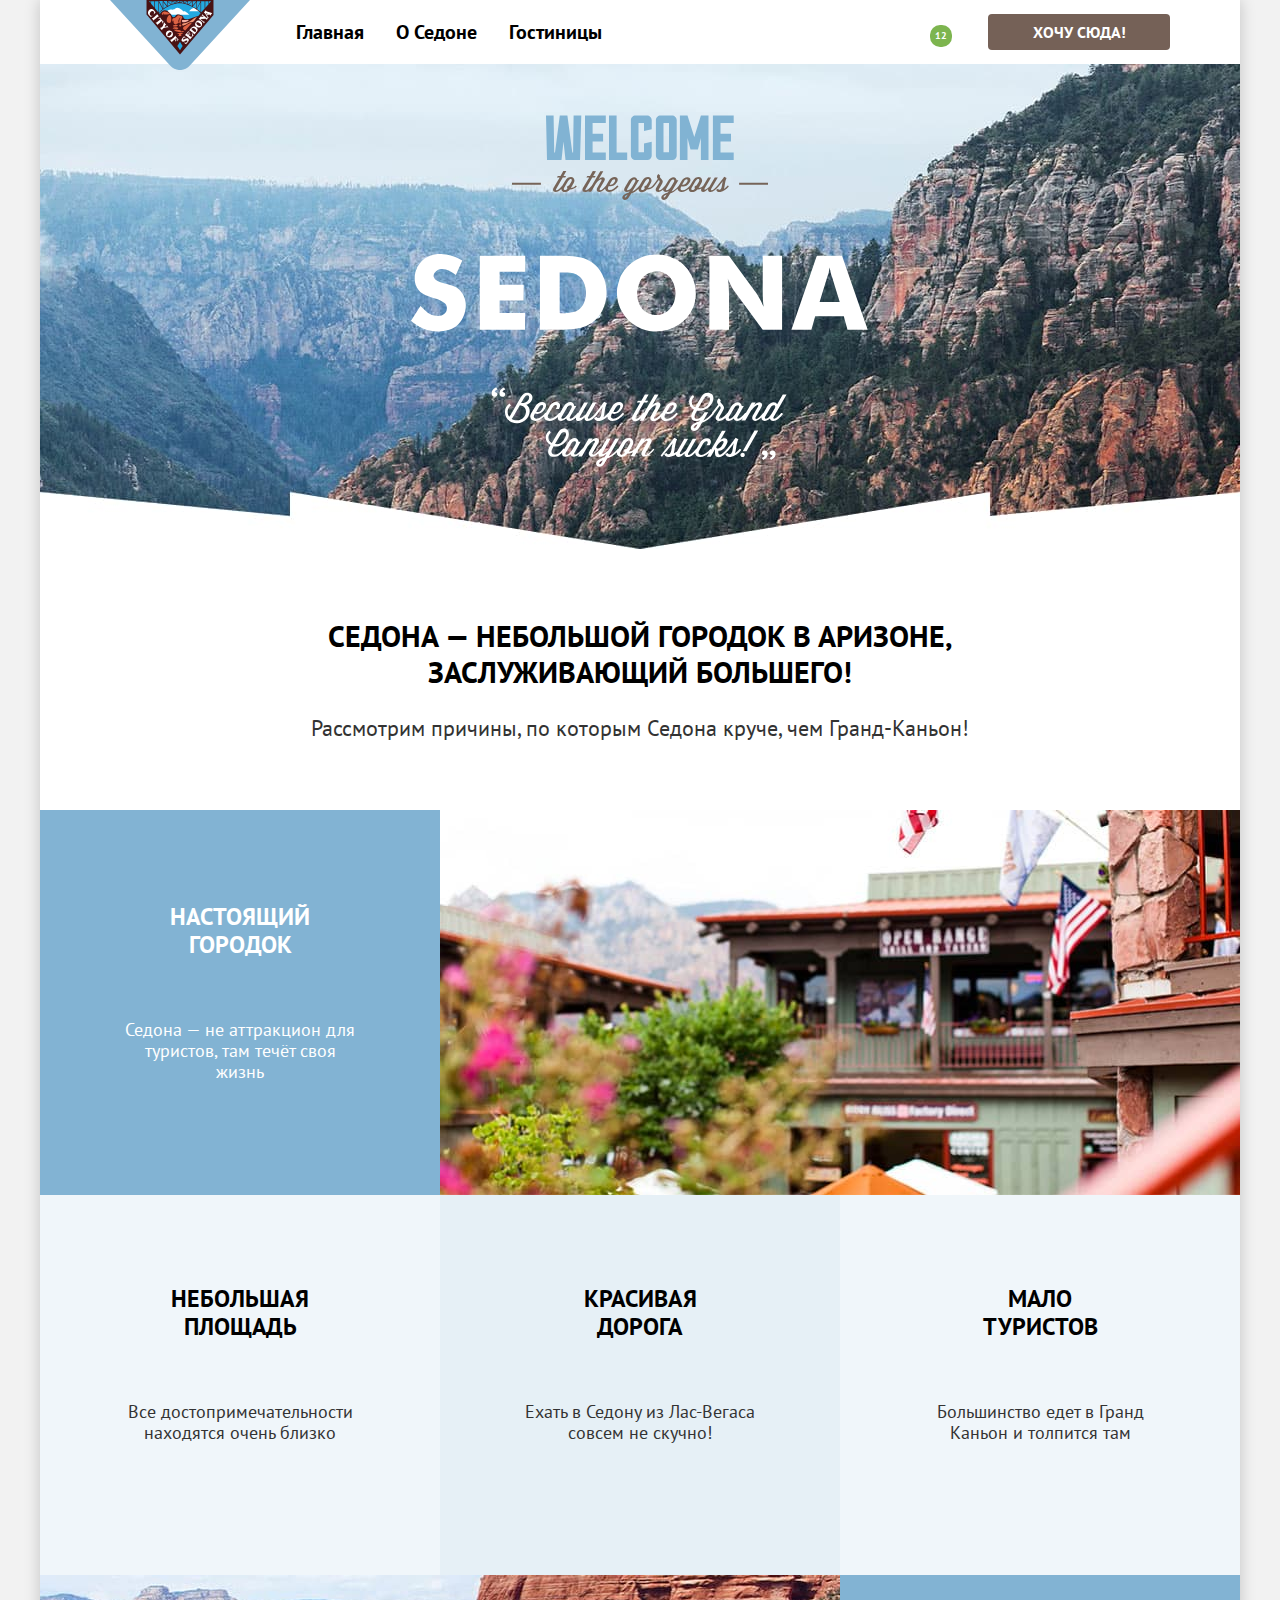
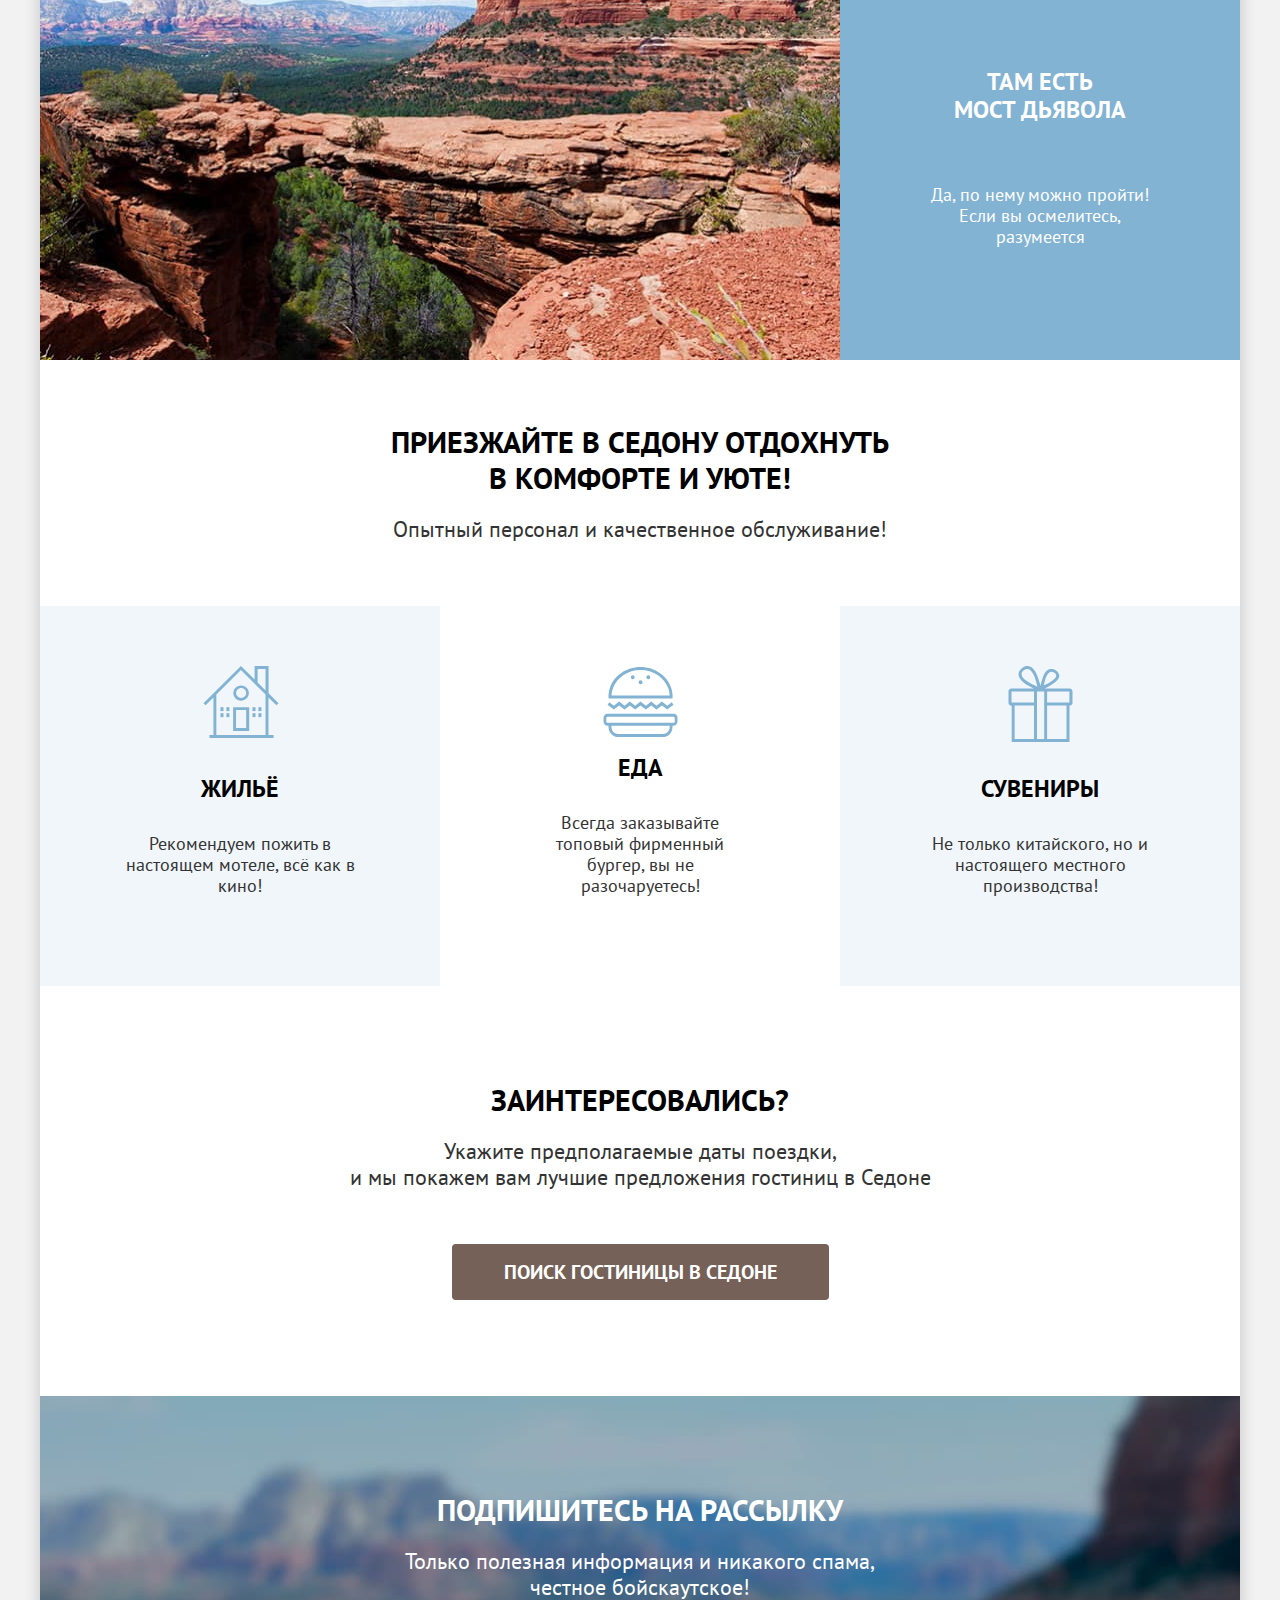
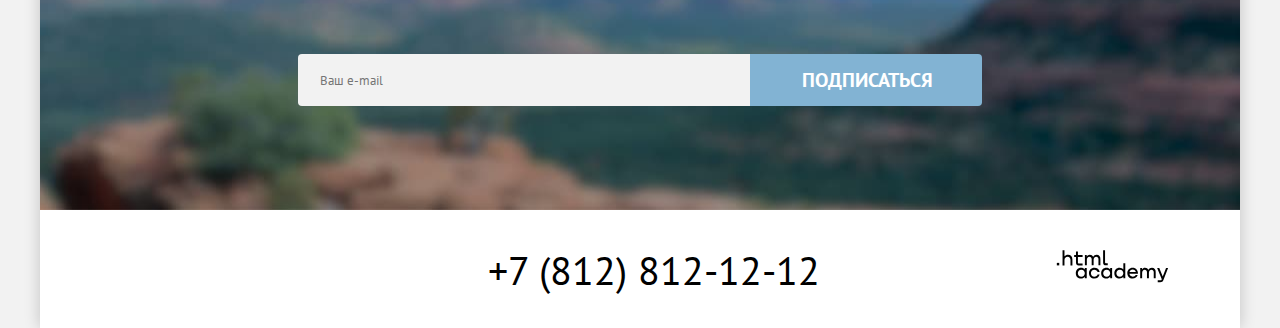
<file: 7/index.html>
<!DOCTYPE html>
<html lang="ru">

  <head>
    <meta charset="utf-8" />
    <link rel="stylesheet" href="styles/styles.css">
    <title>Седона - город в Аризоне</title>
    <base href="https://htmlacademy-htmlcss.github.io/2391991-sedona-38/7/">
</head>

  <body>
    <div class="page-container">
      <header class="page-header" data-test="header">
        <nav class="navigation">
          <a class="logo-link">
            <img class="logo" src="images/logo.svg" width="140" height="70" alt="Логотип сайта Sedona" />
          </a>
          <ul class="navigation-list">
            <li class="navigation-item">
              <a class="navigation-link navigation-link-current">Главная</a>
            </li>
            <li class="navigation-item">
              <a class="navigation-link" href="#">О Седоне</a>
            </li>
            <li class="navigation-item">
              <a class="navigation-link" href="catalog.html">Гостиницы</a>
            </li>
          </ul>

          <ul class="navigation-list navigation-user">
            <li class="navigation-item">
              <a class="navigation-link" href="#">
                <span class="visually-hidden" data-test="search">Поиск</span>
              </a>
            </li>
            <li class="navigation-item">
              <a class="navigation-link" href="#">
                <span class="visually-hidden">Реакции</span>
                <span class="navigation-user-value">12</span>
              </a>
            </li>
          </ul>

          <a class="navigation-link-button" href="#">Хочу сюда!</a>

        </nav>
      </header>

      <main class="main-content main-container" data-test="main">
        <section class="hero" data-test="hero">
          <h1 class="visually-hidden">Welcome to the gorgeous Sedona Because the Grand Canyon sucrs</h1>
          <img class="logo-hero" src="images/welcome.svg" width="458" height="352"
            alt="Welcome to the gorgeous Sedona Because the Grand Canyon sucrs" />
        </section>

        <section class="advantages" data-test="advantages">
          <h2 class="visually-hidden">Преимущества</h2>
          <p class="advantages-title">Седона — небольшой городок в Аризоне,<br> заслуживающий большего!</p>
          <p class="advantages-description">Рассмотрим причины, по которым Седона круче, чем Гранд-Каньон!</p>
          <ul class="advantages-list">
            <li class="advantages-item advantages-item-wide">
              <div class="advantages-item-container">
                <h3 class="advantages-item-title">Настоящий городок</h3>
                <p class="advantages-item-description">
                  Седона — не аттракцион для туристов, там течёт своя жизнь
                </p>
              </div>
              <img class="advantages-img" src="images/advantages/advantages-1.jpg" width="800" height="385"
                alt="Фото города Седона" />
            </li>
            <li class="advantages-item">
              <div class="advantages-item-container">
                <h3 class="advantages-item-title">Небольшая площадь</h3>
                <p class="advantages-item-description">
                  Все достопримечательности находятся очень близко
                </p>
              </div>
            </li>
            <li class="advantages-item">
              <div class="advantages-item-container">
                <h3 class="advantages-item-title">Красивая дорога</h3>
                <p class="advantages-item-description">
                  Ехать в Седону из Лас-Вегаса совсем не скучно!
                </p>
              </div>
            </li>
            <li class="advantages-item">
              <div class="advantages-item-container">
                <h3 class="advantages-item-title">Мало туристов</h3>
                <p class="advantages-item-description">
                  Большинство едет в Гранд Каньон и толпится там
                </p>
              </div>
            </li>
            <li class="advantages-item advantages-item-wide advantages-item-wide-reverse">
              <div class="advantages-item-container">
                <h3 class="advantages-item-title">Там есть мост дьявола</h3>
                <p class="advantages-item-description">
                  Да, по нему можно пройти! Если вы осмелитесь, разумеется
                </p>
              </div>
              <img class="advantages-img" src="images/advantages/advantages-2.jpg" width="800" height="385"
                alt="Достопримечательность Мост Дьявола" />
            </li>
          </ul>
        </section>

        <section class="rest">
          <h2>Приезжайте в Седону отдохнуть<br> в комфорте и уюте!</h2>
          <p class="rest-description">Опытный персонал и качественное обслуживание!</p>
          <ul class="rest-list">
            <li class="rest-item">
              <div class="rest-item-container rest-item-container-1">
                <h3 class="rest-item-title">Жильё</h3>
                <p class="rest-item-description">
                  Рекомендуем пожить в настоящем мотеле, всё как в кино!
                </p>
              </div>
            </li>
            <li class="rest-item">
              <div class="rest-item-container rest-item-container-2">
                <h3 class="rest-item-title">Еда</h3>
                <p class="rest-item-description">
                  Всегда заказывайте топовый фирменный бургер, вы не разочаруетесь!
                </p>
              </div>
            </li>
            <li class="rest-item">
              <div class="rest-item-container rest-item-container-3">
                <h3 class="rest-item-title">Сувениры</h3>
                <p class="rest-item-description">
                  Не только китайского, но и настоящего местного производства!
                </p>
              </div>
            </li>
          </ul>
        </section>

        <section class="form">
          <h2 class="visually-hidden">Поиск гостиниц</h2>
          <p class="form-title">Заинтересовались?</p>
          <p class="form-description">
            Укажите предполагаемые даты поездки,<br> и мы покажем вам лучшие
            предложения гостиниц в Седоне
          </p>
          <button class="button-form" type="button">Поиск гостиницы в Седоне</button>
        </section>

        <section class="newsletter" data-test="subscribe">
          <div class="newsletter-container">
            <h2 class="newsletter-title">Подпишитесь на рассылку</h2>
            <p class="newsletter-description">
              Только полезная информация и никакого спама,<br> честное бойскаутское!
            </p>
            <form class="newsletter-form" action="https://echo.htmlacademy.ru/" method="post">
              <label class="visually-hidden" for="newsletter-email">Email</label>
              <input class="field" placeholder="Ваш e-mail" type="email" name="newsletter-email" id="newsletter-email"
                required />
              <button class="newsletter-button" type="button">
                <span>Подписаться</span>
              </button>
            </form>
          </div>
        </section>
      </main>

      <footer class="page-footer" data-test="footer">
        <div class="footer-container">
          <section class="footer-social">
            <h2 class="visually-hidden">Ссылки на социальные сети</h2>
            <ul class="footer-social-list">
              <li class="footer-social-item">
                <a class="footer-link-vk" href="https://vk.com/htmlacademy">
                  <span class="visually-hidden">Vkontakte</span>
                </a>
              </li>
              <li class="footer-social-item">
                <a class="footer-link-tg" href="https://t.me/htmlacademy">
                  <span class="visually-hidden">Telegram</span>
                </a>
              </li>
              <li class="footer-social-item">
                <a class="footer-link-yt" href="https://www.youtube.com/user/htmlacademyru">
                  <span class="visually-hidden">Youtube</span>
                </a>
              </li>
            </ul>
          </section>
          <section class="footer-contacts">
            <h2 class="visually-hidden">Номера телефонов</h2>
            <a class="footer-number" href="tel:+78128121212">+7 (812) 812-12-12</a>
          </section>
          <section class="footer-partner">
            <h2 class="visually-hidden">Разработчик</h2>
            <a class="footer-link-logo-html" href="https://htmlacademy.ru/">
              <img class="logo-html" src="images/Logo-htmlacademy.svg" width="114.9" height="32.9"
                alt="Логотип .html academy" />
            </a>
          </section>
        </div>
      </footer>
    </div>
  </body>

</html>
</file>
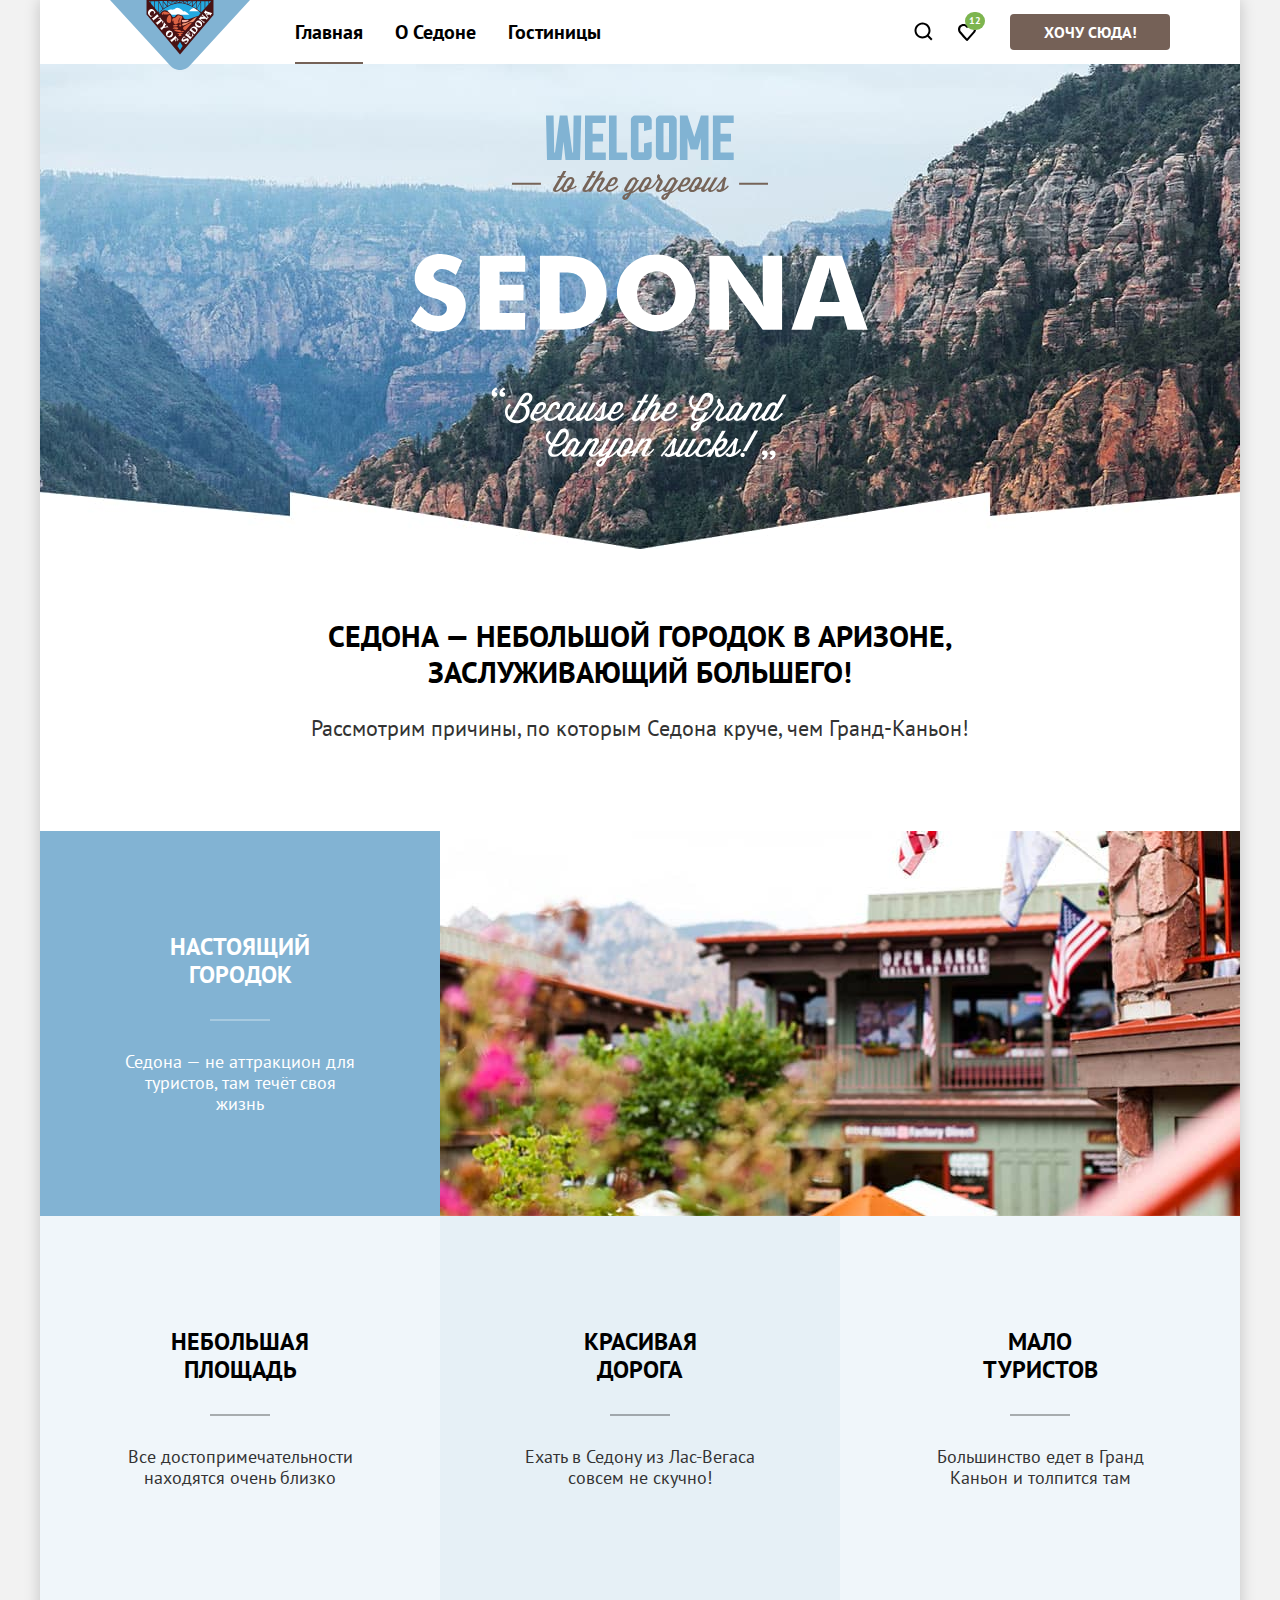
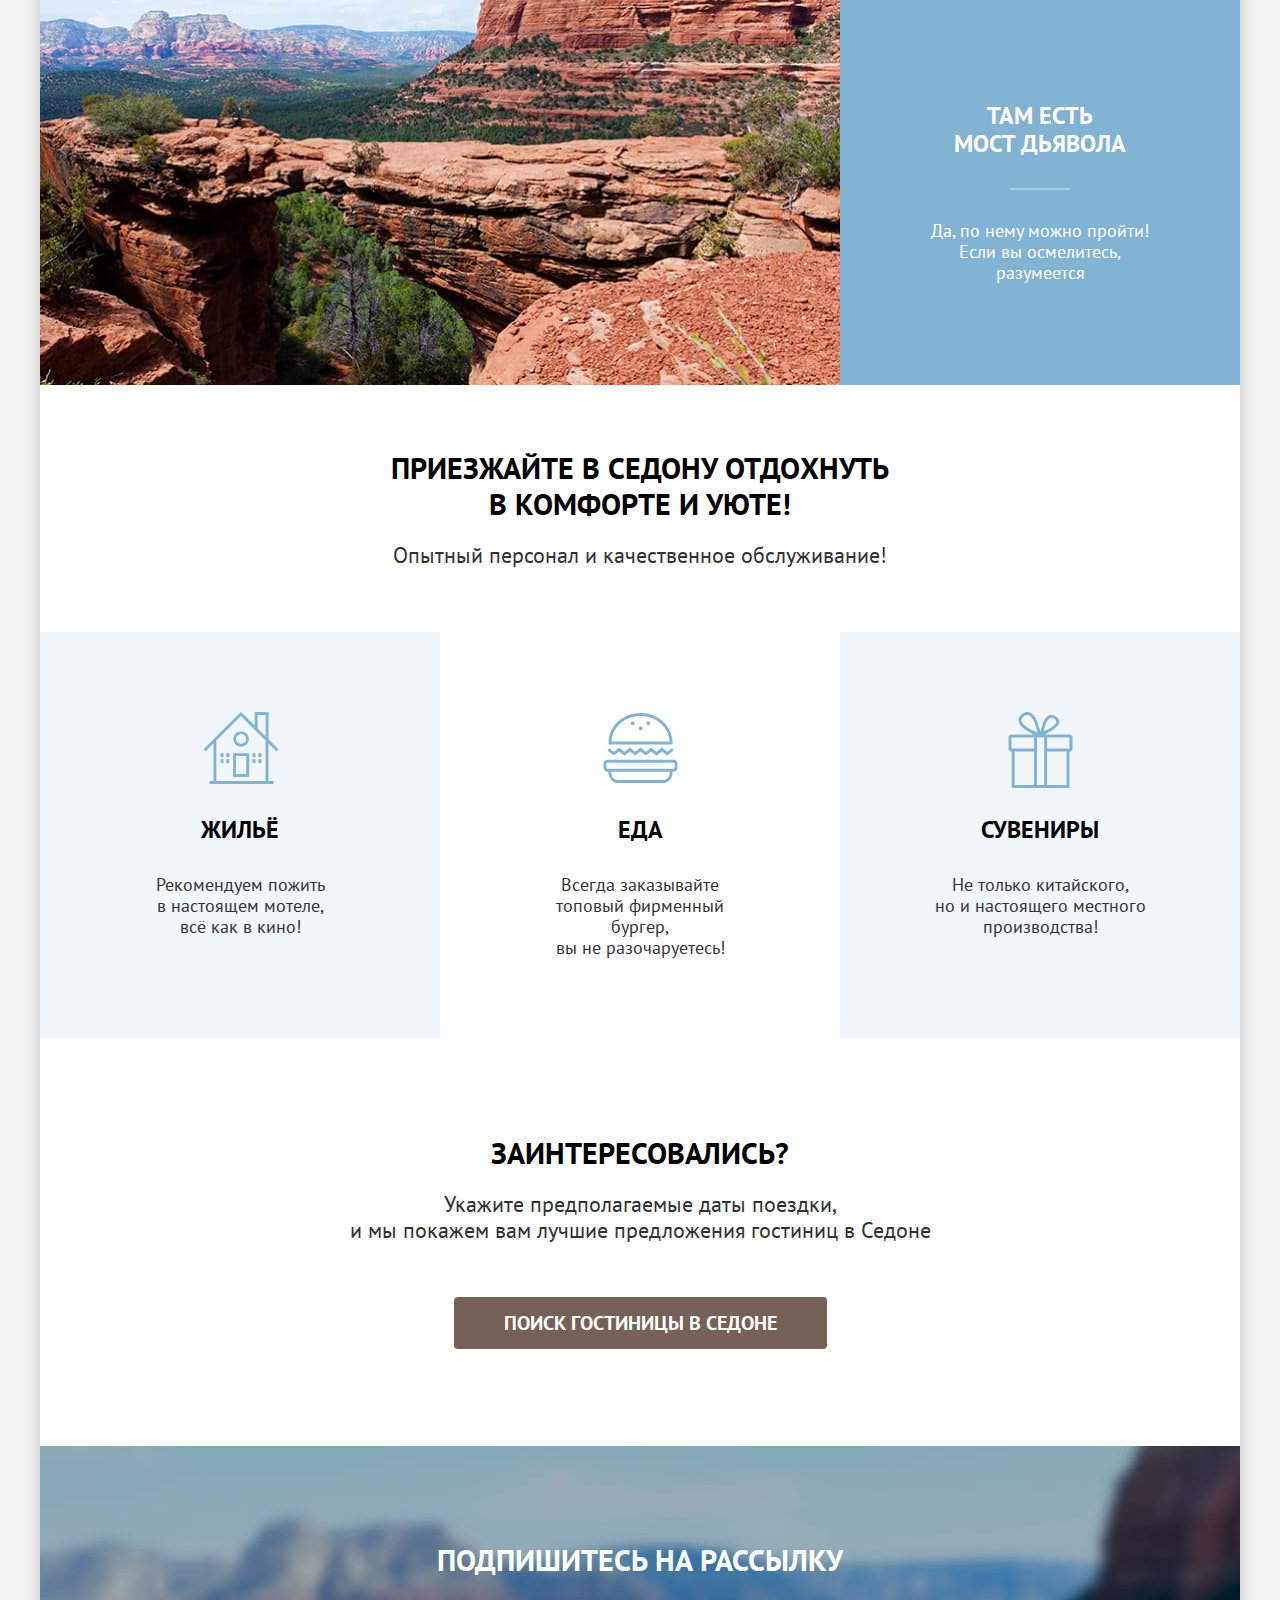
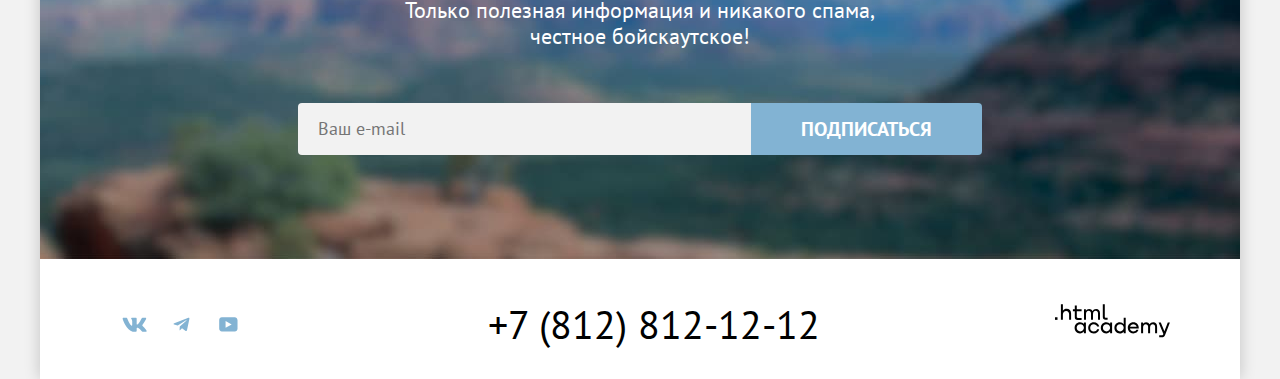
<file: 9/index.html>
<!DOCTYPE html>
<html lang="ru">

  <head>
    <meta charset="utf-8" />
    <link rel="stylesheet" href="styles/styles.css">
    <title>Седона - город в Аризоне</title>
    <base href="https://htmlacademy-htmlcss.github.io/2391991-sedona-38/9/">
</head>

  <body>
    <div class="page-container">
      <header class="page-header" data-test="header">
        <nav class="navigation">
          <a class="logo-link" href="#">
            <svg class="logo" xmlns="http://www.w3.org/2000/svg" width="140" height="70" viewBox="0 0 140 70"
              fill="none">
              <g clip-path="url(#clip0_91815_29)">
                <path d="M140 0H0L60.3623 65.7C65.6377 71.5 74.3623 71.5 79.6377 65.7L140 0Z" fill="#81B3D3" />
                <path d="M37.2318 0.5L69.797 38.4L102.261 0.7L37.2318 0.5Z" fill="#23A9E1" />
                <path
                  d="M61.9856 14.6999H79.5363C78.2175 13.8999 75.0725 10.0999 73.4494 11.4999C73.3479 11.5999 68.4783 5.79992 65.3334 8.59992C62.5943 11.0999 61.2754 8.29992 58.232 10.1999C54.5798 12.5999 60.2609 13.8999 61.9856 14.6999ZM89.0725 11.1999L79.1305 11.2999C83.087 6.79992 84.8117 7.29992 89.0725 11.1999Z"
                  fill="white" />
                <path
                  d="M99.0145 3.6V1.2H101.145L99.0145 3.6ZM49.1014 13C49.2029 13.1 51.5362 10.6 55.2898 8.1C58.7391 5.8 64.0145 3.2 69.8985 3.2C75.7826 3.2 81.1594 5.9 84.6087 8.2C88.3623 10.6 90.6956 13 90.7971 13.1L88.2609 16.1C83.6956 16.7 80.4493 20 75.9855 19.3C73.7536 18.9 73.6522 17.7 73.0435 16.4C72.5362 15.4 71.7246 15.6 70.7101 15.2C69.7971 14.8 69.1884 14.1 67.2609 14.5C65.6377 14.9 65.4348 17.4 63.3043 17.3C62.1884 17.2 62.0869 15.7 60.4638 13.7C56.3043 8.8 52.5107 9.41045 49.873 13.9104L49.1014 13ZM40.5797 1.2V3.1L38.9565 1.2H40.5797ZM95.2609 1.2H98.5072V4.2L95.2609 8V1.2ZM91.1014 12.6V1.2H94.6522V8.6L91.1014 12.6ZM90.5942 2.2V12.1C89.4783 11 88.2609 10 86.942 9.1L90.5942 2.2ZM86.4348 1.9V8.7C85.9275 8.4 85.5217 8 84.913 7.7C84.2029 7.3 83.4927 6.8 82.6812 6.4L86.4348 1.9ZM81.971 1.7V6C80.9565 5.5 79.8406 5 78.8261 4.5L81.971 1.7ZM82.5797 1.2H86.3333L82.5797 5.8V1.2ZM86.942 1.2H90.5942L86.942 8.3V1.2ZM78.0145 1.2H81.971L78.4203 4.3C78.3188 4.3 78.2174 4.2 78.1159 4.2L78.0145 1.2ZM77.5072 1.6V4C76.4927 3.6 75.4783 3.3 74.3623 3.1L77.5072 1.6ZM73.2464 1.6V2.9C72.5362 2.8 71.8261 2.7 71.0145 2.6L73.2464 1.6ZM66.3478 1.6L68.5797 2.6C67.7681 2.6 67.058 2.7 66.3478 2.9V1.6ZM62.1884 1.6L65.3333 3.1C64.2174 3.3 63.2029 3.6 62.1884 4V1.6ZM65.8406 2.8L62.4927 1.2H65.8406V2.8ZM69.3913 2.4L66.5507 1.1H69.3913V2.4ZM70.1014 1.2H73.0435L70.1014 2.5V1.2ZM73.8551 1.2H77.1014L73.8551 2.8V1.2ZM61.2754 4.3L57.7246 1.2H61.6812V4.2L61.2754 4.3ZM57.6232 1.7L60.7681 4.4C59.6522 4.8 58.6377 5.3 57.6232 5.9V1.7ZM53.2609 1.9L56.913 6.4C55.5942 7.1 54.3768 7.9 53.2609 8.8V1.9ZM49 2.2L52.6522 9.2C51.3333 10.2 50.1159 11.2 49 12.4V2.2ZM52.7536 8.2L49.1014 1.1H52.7536V8.2ZM57.1159 5.7L53.3623 1.1H57.1159V5.7ZM44.3333 7.5L41.0869 3.7V1.2H44.3333V7.5ZM44.942 1.2H48.4927V12.4L44.942 8.2V1.2ZM36.5217 0V14.6L70 54.5L103.478 15V0H36.5217Z"
                  fill="#491213" />
                <path d="M67.3623 46L70 41.8L72.6376 46L70 50.2001L67.3623 46Z" fill="#23A9E1" />
                <path
                  d="M75.2753 30.6C71.826 28.6 72.6376 27.1 75.4782 25.7C76.9999 25 80.3478 22.3 81.6666 23.2L75.2753 30.6ZM72.942 33.1C70.913 33 68.5796 32.7 66.5507 33.2C67.768 33.5 70.8115 34.4 67.9709 35.1C68.9854 36.5 70.6086 36.4 71.6231 35.2C71.2173 35 70.913 34.7 70.6086 34.5C71.7246 34.2 72.7391 33.6 72.942 33.1ZM74.1593 31.5C73.2463 30.7 72.2318 30.7 71.4202 31.5C70.2028 29.4 65.942 30.1 63.913 29.8C65.0289 32.4 73.6521 32.9 74.1593 31.5ZM67.2608 29.3C65.6376 28.8 60.3622 28.9 63.8115 27.5C64.9275 27.1 70.6086 27.6 67.2608 29.3ZM69.2898 26.3C68.7825 25.2 69.6956 23.9 71.0144 24.9C72.2318 25.7 70.4057 26.9 69.2898 26.3ZM66.3478 26.4C64.0144 27.1 60.9709 25.6 64.7246 24.9C67.0579 24.4 69.4927 25.4 66.3478 26.4C66.4492 26.4 66.2463 26.4 66.3478 26.4ZM63.7101 20.2C63.2028 21.8 62.1883 22.1 62.2898 20.2C62.3912 17.9 63.913 18.5 65.5362 17.6C66.855 16.9 67.5651 14.2 69.8985 15.8C70.913 16.5 72.1304 15.9 72.4347 17C72.4347 16.9 69.4927 23.7 71.1159 23.7C67.8695 23.7 69.2898 19.9 70.5072 17.3C69.2898 17.9 67.3622 21.6 68.9854 22.3C68.1738 23.4 65.5362 24.9 64.2173 23.8C63.1014 22.8 63.7101 21.5 63.7101 20.2ZM59.6521 23C53.9709 23 57.826 14.4 59.7536 14.9C61.9854 15.6 61.6811 23.1 59.6521 23ZM53.3622 14.8C50.7246 14.7 51.8405 12.2 53.6666 11.7C55.3912 11.2 58.942 12.8 60.1593 13.9C58.3333 14.5 55.9999 14.4 53.9709 14.5C53.768 12.5 53.2608 13.2 53.3622 14.8Z"
                  fill="#DC6243" />
                <path
                  d="M72.8406 25.8001C69.8986 22.8001 77.203 23.1001 78.4203 22.0001C79.2319 22.3001 85.5218 16.6001 87.0435 17.0001C85.9276 18.3001 83.5943 22.3001 81.9711 22.3001C80.6522 22.3001 79.3334 22.1001 78.3189 23.0001C76.7971 24.4001 74.3624 25.1001 72.8406 25.8001Z"
                  fill="#F49774" />
                <path
                  d="M73.7537 22.2C72.1305 23.1 70.6088 19.7 73.4494 20C75.2754 20.2 77.203 19.8 78.9276 20.1C77.6088 21.6 75.7827 22.4 73.7537 22.2Z"
                  fill="#F4B1A4" />
                <path
                  d="M51.8406 20.9001C52.145 21.3001 52.4493 21.7001 52.3479 22.3001C52.3479 22.7001 51.7392 23.3001 52.145 23.5001L53.6667 21.7001C53.2609 21.6001 50.116 17.9001 50.116 17.5001L47.9856 18.6001C48.087 19.0001 48.7971 18.6001 49.2029 18.6001C49.7102 18.6001 50.116 19.0001 50.5218 19.3001C49.4058 20.2001 46.6667 22.6001 46.3624 22.6001C46.2609 22.6001 45.6522 22.2001 45.6522 22.6001C45.6522 22.8001 46.2609 23.3001 46.3624 23.4001L47.7827 25.1001C48.1885 24.9001 47.6812 24.6001 47.8841 24.3001C47.9856 24.1001 51.1305 21.6001 51.8406 20.9001ZM48.3914 16.4001C48.6957 16.3001 48.7971 16.7001 49 16.4001L47.3769 14.5001C47.174 14.2001 46.8696 13.9001 46.8696 14.5001C46.9711 14.9001 42.8116 18.2001 42.6087 18.3001C42.3044 18.4001 42.1015 18.0001 41.8986 18.4001C42.4058 19.0001 42.8116 19.5001 43.3189 20.1001C43.5218 20.3001 43.6232 20.5001 43.8261 20.7001C44.029 20.9001 43.9276 20.3001 43.9276 20.3001C43.8261 20.0001 44.2319 19.7001 44.5363 19.5001C45.5508 18.5001 48.087 16.4001 48.3914 16.4001ZM42.6087 15.8001C41.4928 16.1001 40.174 15.7001 39.8696 14.5001C39.4638 13.3001 40.2754 12.1001 41.1884 11.4001C42.1015 10.7001 43.5218 10.8001 44.029 11.9001C44.2319 12.4001 44.1305 13.0001 43.9276 13.5001C43.8261 13.8001 43.5218 14.1001 43.9276 14.3001C44.5363 13.6001 45.0435 12.9001 45.6522 12.2001C44.9421 11.8001 44.6377 11.1001 44.1305 10.5001C43.5218 9.80008 42.8116 9.10008 41.7971 9.00008C39.8696 8.70008 38.145 10.7001 37.9421 12.4001C37.8406 13.3001 38.145 14.2001 38.7537 15.0001C39.2609 15.6001 39.9711 16.1001 40.3769 16.8001C40.5798 16.9001 42.2029 16.1001 42.5073 16.0001C42.7102 16.0001 42.6087 15.9001 42.6087 15.8001C42.6087 15.8001 42.1015 16.0001 42.6087 15.8001ZM68.4783 39.4001C67.7682 38.9001 65.8406 36.4001 65.4348 35.9001L65.2319 35.6001L65.029 35.7001C64.9276 35.8001 65.1305 36.1001 65.029 36.3001C64.5218 37.1001 61.2754 39.5001 61.0725 39.7001C60.6667 39.9001 60.2609 39.6001 60.058 39.9001C60.5653 40.5001 61.8841 42.2001 62.087 42.2001C62.3913 42.2001 62.1884 41.7001 62.1884 41.6001C62.2899 41.4001 63.9131 40.0001 64.5218 39.5001C64.7247 39.3001 64.9276 39.8001 65.1305 40.0001C65.3334 40.3001 65.4348 40.7001 65.3334 41.0001C65.2319 41.2001 64.8261 41.6001 65.1305 41.8001C65.5363 41.3001 66.6522 40.0001 66.8551 39.8001C67.058 39.6001 66.4493 39.8001 66.5508 39.7001C66.3479 39.8001 66.0435 39.9001 65.8406 39.7001C65.7392 39.7001 65.1305 39.0001 65.2319 38.9001C65.5363 38.7001 65.8406 38.3001 66.2464 38.2001C66.8551 38.1001 67.2609 39.2001 67.3624 39.6001C67.4638 40.0001 67.4638 40.4001 67.2609 40.7001C67.1595 41.0001 66.9566 41.2001 67.2609 41.3001L68.6812 39.4001C68.6812 39.5001 68.5798 39.5001 68.4783 39.4001C68.5798 39.5001 68.3769 39.4001 68.4783 39.4001ZM59.145 30.5001C58.4348 30.5001 57.7247 30.8001 57.116 31.3001C55.6957 32.5001 55.4928 34.6001 56.6087 36.1001C57.9276 37.8001 60.058 38.0001 61.7827 36.8001C63.2029 35.6001 63.4058 33.5001 62.2899 32.0001C61.4783 31.0001 60.2609 30.5001 59.145 30.5001ZM60.3624 31.9001C61.2754 31.8001 61.8841 32.7001 61.4783 33.7001C61.0725 34.7001 60.058 35.7001 59.0435 36.1001C57.8261 36.6001 57.0145 35.6001 57.5218 34.4001C57.9276 33.4001 58.9421 32.4001 59.9566 32.0001C60.058 32.0001 60.1595 31.9001 60.3624 31.9001ZM57.5218 27.3001C57.8261 27.3001 58.1305 27.7001 58.3334 27.3001L56.9131 25.6001C56.5073 25.8001 56.9131 26.0001 56.8116 26.2001C56.6087 26.5001 55.087 26.7001 54.6812 26.8001C54.7827 26.4001 55.2899 25.1001 55.4928 25.0001C55.8986 24.7001 56.1015 25.3001 56.3044 24.9001L54.4783 22.8001C54.2754 22.6001 54.0725 22.1001 53.8696 22.4001C53.8696 22.4001 53.8696 23.4001 53.7682 23.5001C53.6667 23.7001 53.1595 25.9001 52.5508 26.4001C52.2464 26.7001 51.029 27.7001 50.7247 27.8001C50.4203 27.9001 50.2174 27.4001 49.9131 27.8001L51.5363 29.7001C51.6377 29.8001 51.9421 30.3001 52.0435 30.3001C52.3479 30.4001 52.0435 29.7001 52.145 29.6001C52.2464 29.3001 53.7682 27.8001 54.4783 27.7001C55.3913 27.5001 56.5073 27.2001 57.5218 27.3001C57.7247 27.3001 57.3189 27.3001 57.5218 27.3001ZM82.0725 34.0001C82.174 34.4001 82.2754 34.9001 82.174 35.3001C82.0725 35.9001 81.5653 37.2001 80.7537 36.8001C79.9421 36.4001 79.3334 35.7001 78.6232 35.1001C79.1305 34.5001 79.6377 34.0001 80.5508 34.3001C80.7537 34.4001 80.9566 34.3001 80.7537 34.1001C80.4493 33.9001 78.7247 32.8001 78.6232 32.9001C78.4203 33.1001 78.9276 33.5001 78.7247 33.9001C78.6232 34.2001 78.3189 34.4001 78.116 34.7001C77.6087 34.3001 76.8986 33.9001 77.4058 33.2001C77.8116 32.8001 78.2174 32.4001 78.8261 32.3001C79.2319 32.2001 80.0435 32.6001 80.145 32.2001C79.4348 31.9001 78.7247 31.5001 78.0145 31.2001C78.116 31.7001 75.7827 34.1001 75.2754 34.7001C75.174 34.8001 74.8696 35.1001 74.8696 35.2001C74.8696 35.5001 75.2754 35.3001 75.2754 35.3001C75.5798 35.2001 79.7392 38.6001 79.8406 38.9001C79.9421 39.1001 79.7392 39.3001 79.8406 39.4001C79.8406 39.4001 79.9421 39.5001 80.0435 39.5001C80.3479 39.2001 82.9856 35.6001 83.5942 35.5001C83.087 34.7001 82.5798 33.9001 82.0725 33.1001C81.6667 33.3001 81.9711 33.8001 82.0725 34.0001ZM78.0145 38.4001C76.6957 37.5001 74.3624 39.2001 73.9566 39.4001C73.2464 39.7001 72.7392 39.0001 73.145 38.4001C73.4493 37.9001 74.058 37.6001 74.6667 37.6001C74.8696 37.6001 75.5798 37.7001 75.5798 37.6001C75.6812 37.5001 75.6812 37.5001 75.5798 37.4001C74.9711 37.0001 74.4638 36.6001 73.8551 36.3001C73.7537 37.0001 72.9421 37.4001 72.5363 37.9001C72.029 38.5001 71.5218 39.2001 71.5218 39.9001C71.5218 40.6001 71.9276 41.3001 72.6377 41.6001C73.3479 42.0001 74.1595 41.7001 74.8696 41.3001C75.2754 41.0001 75.6812 40.7001 76.087 40.5001C76.6957 40.2001 77.6087 40.5001 77.4058 41.3001C77.2029 42.0001 76.4928 42.6001 75.7827 42.8001C75.3769 42.9001 74.9711 42.9001 74.5653 42.7001C74.2609 42.6001 73.9566 42.2001 73.7537 42.6001L76.087 44.2001C76.1885 43.7001 76.3913 43.5001 76.7971 43.2001C77.3044 42.8001 77.7102 42.3001 78.116 41.8001C78.9276 40.9001 79.2319 39.3001 78.0145 38.4001ZM95.8696 10.3001C95.8696 10.4001 95.8696 10.4001 95.8696 10.3001L94.9566 11.3001L94.145 12.3001C93.9421 12.5001 93.8406 12.6001 94.145 12.8001C94.6522 12.5001 97.6957 17.6001 97.4928 18.3001C96.9856 18.5001 92.9276 15.0001 92.8261 14.8001C92.8261 14.7001 93.029 14.1001 92.7247 14.2001C92.6232 14.2001 92.2174 14.8001 92.116 14.9001L91.5073 15.6001C91.7102 15.9001 91.8116 15.6001 92.116 15.6001C92.3189 15.7001 93.3334 16.5001 93.6377 16.7001C93.1305 16.7001 91.9131 16.8001 91.7102 16.8001C91.1015 16.9001 91.4058 16.4001 91 16.2001L89.4783 18.0001L88.5653 19.0001C88.5653 19.0001 88.5653 19.0001 88.5653 19.1001C88.7682 19.3001 88.6667 19.2001 88.9711 19.1001C89.2754 19.0001 93.3334 22.3001 93.4348 22.5001C93.6377 22.8001 93.3334 23.1001 93.7392 23.3001L94.9566 21.9001C95.058 21.8001 95.058 21.8001 94.9566 21.8001C94.6522 21.6001 94.6522 21.9001 94.2464 21.9001C93.9421 21.8001 91.3044 19.7001 90.3913 18.9001L95.7682 18.7001C95.9711 18.7001 96.4783 19.3001 96.4783 19.5001C96.3769 19.7001 96.174 19.9001 96.4783 20.0001C96.7827 19.6001 97.087 19.3001 97.3913 18.9001L97.4928 18.7001C97.5942 18.7001 97.5942 18.6001 97.5942 18.5001L97.6957 18.4001C98 18.1001 98.9131 17.1001 98.8116 17.0001C98.5073 16.7001 98.4058 17.3001 98 17.0001C97.7971 16.8001 97.1884 15.8001 97.087 15.6001C96.8841 15.3001 97.4928 15.0001 97.6957 14.9001C98.2029 14.6001 99.8261 14.1001 100.029 15.1001C100.029 15.3001 99.8261 15.5001 99.9276 15.6001C99.9276 15.6001 100.029 15.8001 100.13 15.7001L102.261 13.1001C102.159 13.0001 102.159 13.0001 102.058 12.9001C101.551 13.4001 96.4783 11.4001 96.174 11.1001C96.0725 10.9001 96.0725 10.3001 95.8696 10.3001ZM95.6667 12.9001C96.4783 13.2001 97.1884 13.5001 98 13.9001C97.7971 14.0001 97.5942 14.1001 97.3913 14.2001C97.1885 14.3001 96.9856 14.5001 96.7827 14.7001L95.6667 12.9001ZM88.9711 20.6001C87.8551 20.5001 86.7392 21.0001 85.9276 21.9001C84.7102 23.4001 84.8116 25.6001 86.3334 26.8001C87.8551 28.0001 90.087 27.7001 91.3044 26.3001C92.5218 24.8001 92.4203 22.6001 90.8986 21.4001C90.3913 21.0001 89.6812 20.7001 88.9711 20.6001ZM87.5508 22.2001C88.1595 22.2001 88.8696 22.6001 89.2754 22.9001C90.087 23.4001 91.5073 24.6001 90.7971 25.6001C90.7971 25.5001 90.8986 25.5001 90.6957 25.7001C89.8841 26.5001 88.4638 25.8001 87.7537 25.2001C87.0435 24.7001 85.7247 23.5001 86.5363 22.5001C86.8406 22.3001 87.145 22.2001 87.5508 22.2001ZM84.4058 26.5001C83.1884 26.4001 81.9711 27.0001 81.058 28.1001C80.4493 28.9001 79.7392 29.6001 79.1305 30.4001C79.3334 30.7001 79.6377 30.3001 79.9421 30.5001C80.2464 30.7001 84.1015 33.8001 84.1015 34.0001C84.2029 34.3001 83.8986 34.4001 84.2029 34.6001C84.3044 34.7001 87.145 31.2001 87.4493 30.6001C87.8551 29.5001 87.5508 28.2001 86.6377 27.4001C86.7392 27.5001 86.8406 27.5001 86.6377 27.4001C85.8261 26.8001 85.116 26.5001 84.4058 26.5001ZM83.2899 28.1001C83.3913 28.1001 83.4928 28.1001 83.5942 28.1001C85.0145 28.5001 87.0435 30.2001 85.7247 31.7001C85.5218 31.9001 85.7247 31.7001 85.3189 32.1001C85.116 32.3001 81.058 29.1001 81.2609 28.9001C81.6667 28.4001 82.5798 28.0001 83.2899 28.1001Z"
                  fill="white" />
              </g>
              <defs>
                <clipPath id="clip0_91815_29">
                  <rect width="140" height="70" fill="white" />
                </clipPath>
              </defs>
            </svg> </a>
          <ul class="navigation-list">
            <li class="navigation-item">
              <a class="navigation-link navigation-link-current">Главная</a>
            </li>
            <li class="navigation-item">
              <a class="navigation-link" href="#">О Седоне</a>
            </li>
            <li class="navigation-item">
              <a class="navigation-link" href="catalog.html">Гостиницы</a>
            </li>
          </ul>

          <ul class="navigation-list navigation-user">
            <li class="navigation-item">
              <a class="navigation-link" href="#">
                <svg class="navigation-icon-search" aria-hidden="true" focusable="false"
                  xmlns="http://www.w3.org/2000/svg" width="19" height="19" viewBox="0 0 19 19" fill="none">
                  <path
                    d="M18.5 17.0083L14.8 13.3287C15.8 12.0359 16.5 10.3453 16.5 8.4558C16.5 4.08011 12.9 0.5 8.5 0.5C4.1 0.5 0.5 4.17956 0.5 8.55525C0.5 12.9309 4.1 16.511 8.5 16.511C10.3 16.511 12 15.9144 13.4 14.8204L17.1 18.5L18.5 17.0083ZM8.5 14.5221C5.2 14.5221 2.5 11.837 2.5 8.55525C2.5 5.27348 5.2 2.5884 8.5 2.5884C11.8 2.5884 14.5 5.27348 14.5 8.55525C14.5 11.837 11.8 14.5221 8.5 14.5221Z" />
                </svg>
                <span class="visually-hidden" data-test="search">Поиск</span>
              </a>
            </li>
            <li class="navigation-item">
              <a class="navigation-link" href="#">
                <svg class="navigation-icon-heart" aria-hidden="true" focusable="false"
                  xmlns="http://www.w3.org/2000/svg" width="18" height="17" viewBox="0 0 18 17" fill="none">
                  <path
                    d="M8.9 17C8.6 17 8.3 16.9 8.1 16.6C2.7 10.5 1.4 9.1 1.1 8.7C0.4 7.8 0 6.6 0 5.4C0 2.4 2.4 0 5.5 0C6.8 0 8 0.5 9 1.3C10 0.5 11.3 0 12.5 0C15.5 0 18 2.4 18 5.4C18 6.7 17.5 7.9 16.7 8.8L9.7 16.7C9.5 16.9 9.3 17 8.9 17ZM2.9 7.5C3.2 7.9 6.4 11.5 9 14.4L15.2 7.4C15.7 6.9 15.9 6.2 15.9 5.4C15.9 3.6 14.4 2.1 12.6 2.1C11.6 2.1 10.6 2.6 9.9 3.4C9.6 3.7 9.3 3.8 9 3.8C8.7 3.8 8.4 3.6 8.2 3.4C7.5 2.6 6.5 2.1 5.5 2.1C3.7 2.1 2.2 3.6 2.2 5.4C2.1 6.3 2.5 7 2.9 7.5C2.8 7.5 2.8 7.5 2.9 7.5Z" />
                </svg>
                <span class="visually-hidden">Реакции</span>
                <span class="navigation-user-value">12</span>
              </a>
            </li>
          </ul>

          <a class="navigation-link-button" href="#">Хочу сюда!</a>

        </nav>
      </header>

      <main class="main-content main-container" data-test="main">
        <section class="hero" data-test="hero">
          <h1 class="visually-hidden">Welcome to the gorgeous Sedona Because the Grand Canyon sucrs</h1>
          <img class="logo-hero" src="images/welcome.svg" width="458" height="352"
            alt="Welcome to the gorgeous Sedona Because the Grand Canyon sucrs" />
        </section>

        <section class="advantages" data-test="advantages">
          <h2 class="visually-hidden">Преимущества</h2>
          <p class="advantages-title">Седона — небольшой городок в Аризоне,<br> заслуживающий большего!</p>
          <p class="advantages-description">Рассмотрим причины, по которым Седона круче, чем Гранд-Каньон!</p>
          <ul class="advantages-list">
            <li class="advantages-item advantages-item-wide">
              <div class="advantages-item-container">
                <h3 class="advantages-item-title">Настоящий городок</h3>
                <p class="advantages-item-description">
                  Седона — не аттракцион для туристов, там течёт своя жизнь
                </p>
              </div>
              <img class="advantages-img" src="images/advantages/advantages-1.jpg" width="800" height="385"
                alt="Фото города Седона" />
            </li>
            <li class="advantages-item">
              <div class="advantages-item-container">
                <h3 class="advantages-item-title">Небольшая площадь</h3>
                <p class="advantages-item-description">
                  Все достопримечательности находятся очень близко
                </p>
              </div>
            </li>
            <li class="advantages-item">
              <div class="advantages-item-container">
                <h3 class="advantages-item-title">Красивая дорога</h3>
                <p class="advantages-item-description">
                  Ехать в Седону из Лас-Вегаса совсем не скучно!
                </p>
              </div>
            </li>
            <li class="advantages-item">
              <div class="advantages-item-container">
                <h3 class="advantages-item-title">Мало туристов</h3>
                <p class="advantages-item-description">
                  Большинство едет в Гранд Каньон и толпится там
                </p>
              </div>
            </li>
            <li class="advantages-item advantages-item-wide advantages-item-wide-reverse">
              <div class="advantages-item-container">
                <h3 class="advantages-item-title">Там есть мост дьявола</h3>
                <p class="advantages-item-description">
                  Да, по нему можно пройти! Если вы осмелитесь, разумеется
                </p>
              </div>
              <img class="advantages-img" src="images/advantages/advantages-2.jpg" width="800" height="385"
                alt="Достопримечательность Мост Дьявола" />
            </li>
          </ul>
        </section>

        <section class="rest">
          <h2>Приезжайте в Седону отдохнуть<br> в комфорте и уюте!</h2>
          <p class="rest-description">Опытный персонал и качественное обслуживание!</p>
          <ul class="rest-list">
            <li class="rest-item rest-item-1">
              <h3 class="rest-item-title">Жильё</h3>
              <p class="rest-item-description">
                Рекомендуем пожить<br> в настоящем мотеле,<br> всё как в кино!
              </p>
            </li>
            <li class="rest-item rest-item-2">
              <h3 class="rest-item-title">Еда</h3>
              <p class="rest-item-description">
                Всегда заказывайте<br> топовый фирменный бургер,<br> вы не разочаруетесь!
              </p>
            </li>
            <li class="rest-item rest-item-3">
              <h3 class="rest-item-title">Сувениры</h3>
              <p class="rest-item-description">
                Не только китайского,<br> но и настоящего местного производства!
              </p>
            </li>
          </ul>
        </section>

        <section class="form">
          <h2 class="visually-hidden">Поиск гостиниц</h2>
          <p class="form-title">Заинтересовались?</p>
          <p class="form-description">
            Укажите предполагаемые даты поездки,<br> и мы покажем вам лучшие
            предложения гостиниц в Седоне
          </p>
          <button class="button-form" type="button">Поиск гостиницы в Седоне</button>
        </section>

        <section class="newsletter" data-test="subscribe">
          <div class="newsletter-container">
            <h2 class="newsletter-title">Подпишитесь на рассылку</h2>
            <p class="newsletter-description">
              Только полезная информация и никакого спама,<br> честное бойскаутское!
            </p>
            <form class="newsletter-form" action="https://echo.htmlacademy.ru/" method="post">
              <label class="visually-hidden" for="newsletter-email">Email</label>
              <input class="field" placeholder="Ваш e-mail" type="email" name="newsletter-email" id="newsletter-email"
                required />
              <button class="newsletter-button" type="submit">
                <span>Подписаться</span>
              </button>
            </form>
          </div>
        </section>
      </main>

      <footer class="page-footer" data-test="footer">
        <div class="footer-container">
          <section class="footer-social">
            <h2 class="visually-hidden">Ссылки на социальные сети</h2>
            <ul class="footer-social-list">
              <li class="footer-social-item">
                <a class="footer-social-link footer-link-vk" href="https://vk.com/htmlacademy">
                  <svg class="footer-social-icon" aria-hidden="true" focusable="false"
                    xmlns="http://www.w3.org/2000/svg" width="25" height="15" viewBox="0 0 25 15" fill="none">
                    <path fill-rule="evenodd" clip-rule="evenodd"
                      d="M24.1164 1.80445C24.2824 1.25845 24.1164 0.856445 23.3214 0.856445H20.6964C20.0284 0.856445 19.7204 1.20345 19.5534 1.58645C19.5534 1.58645 18.2184 4.78245 16.3274 6.85845C15.7154 7.46045 15.4374 7.65145 15.1034 7.65145C14.9364 7.65145 14.6854 7.46045 14.6854 6.91345V1.80445C14.6854 1.14845 14.5014 0.856445 13.9454 0.856445H9.81738C9.40038 0.856445 9.14938 1.16045 9.14938 1.44945C9.14938 2.07045 10.0954 2.21445 10.1924 3.96245V7.76045C10.1924 8.59345 10.0394 8.74444 9.70538 8.74444C8.81538 8.74444 6.65038 5.53345 5.36538 1.85945C5.11638 1.14445 4.86438 0.856445 4.19338 0.856445H1.56638C0.816382 0.856445 0.666382 1.20345 0.666382 1.58645C0.666382 2.26845 1.55638 5.65645 4.81138 10.1374C6.98138 13.1974 10.0364 14.8564 12.8194 14.8564C14.4884 14.8564 14.6944 14.4884 14.6944 13.8534V11.5404C14.6944 10.8034 14.8524 10.6564 15.3814 10.6564C15.7714 10.6564 16.4384 10.8484 17.9964 12.3234C19.7764 14.0724 20.0694 14.8564 21.0714 14.8564H23.6964C24.4464 14.8564 24.8224 14.4884 24.6064 13.7604C24.3684 13.0364 23.5184 11.9854 22.3914 10.7384C21.7794 10.0284 20.8614 9.26345 20.5824 8.88045C20.1934 8.38945 20.3044 8.17044 20.5824 7.73345C20.5824 7.73345 23.7824 3.30745 24.1154 1.80445H24.1164Z" />
                  </svg>
                  <span class="visually-hidden">Vkontakte</span>
                </a>
              </li>
              <li class="footer-social-item">
                <a class="footer-social-link footer-link-tg" href="https://t.me/htmlacademy">
                  <svg class="footer-social-icon" aria-hidden="true" focusable="false"
                    xmlns="http://www.w3.org/2000/svg" width="18" height="17" viewBox="0 0 18 17" fill="none">
                    <path
                      d="M16.785 0.955705L0.840489 7.1042C-0.247661 7.54126 -0.241365 8.14828 0.640845 8.41897L4.73445 9.69597L14.2058 3.72014C14.6537 3.44766 15.0629 3.59424 14.7265 3.89281L7.05283 10.8183H7.05103L7.05283 10.8192L6.77045 15.0387C7.18413 15.0387 7.36669 14.8489 7.59871 14.625L9.58705 12.6915L13.7229 15.7464C14.4855 16.1664 15.0332 15.9506 15.2229 15.0405L17.9379 2.2453C18.2158 1.13107 17.5126 0.626562 16.785 0.955705Z" />
                  </svg>
                  <span class="visually-hidden">Telegram</span>
                </a>
              </li>
              <li class="footer-social-item">
                <a class="footer-social-link footer-link-yt" href="https://www.youtube.com/user/htmlacademyru">
                  <svg class="footer-social-icon" aria-hidden="true" focusable="false"
                    xmlns="http://www.w3.org/2000/svg" width="23" height="18" viewBox="0 0 23 18" fill="none">
                    <path
                      d="M18.9402 0.356445H3.50738C1.64668 0.356445 0.333252 1.9502 0.333252 3.75645V13.8502C0.333252 15.7627 1.64668 17.3564 3.50738 17.3564H19.1591C20.8009 17.3564 22.3333 15.7627 22.3333 13.9564V3.75645C22.1143 1.9502 20.8009 0.356445 18.9402 0.356445ZM7.99494 12.8939V4.81894L15.3283 8.85645L7.99494 12.8939Z" />
                  </svg>
                  <span class="visually-hidden">Youtube</span>
                </a>
              </li>
            </ul>
          </section>
          <section class="footer-contacts">
            <h2 class="visually-hidden">Номера телефонов</h2>
            <a class="footer-number" href="tel:+78128121212">+7 (812) 812-12-12</a>
          </section>
          <section class="footer-partner">
            <h2 class="visually-hidden">Разработчик</h2>
            <a class="footer-link-logo-html" href="https://htmlacademy.ru/">
              <svg class="logo-html" aria-hidden="true" focusable="false" xmlns="http://www.w3.org/2000/svg" width="115"
                height="34" viewBox="0 0 115 34" fill="none">
                <path d="M0 13.2564V15.8564H2.5V13.2564H0Z" fill="black" />
                <path
                  d="M11.6 4.85645C10 4.85645 8.8 5.55645 8 6.55645H7.9V0.356445H5.9V15.8564H7.9V10.5564C7.9 8.45645 9.2 6.95645 11.2 6.95645C13 6.95645 14.1 8.35645 14.1 10.1564V15.8564H16.1V9.75644C16.2 6.75644 14.3 4.85645 11.6 4.85645Z" />
                <path
                  d="M26.6 5.15645H21.8V1.45645H19.8V5.25645H17.9V7.25645H19.8V13.2564C19.8 14.9564 20.8 15.9564 22.5 15.9564H26.6V13.9564H22.9C22.2 13.9564 21.8 13.5564 21.8 12.8564V7.15645H26.6V5.15645Z" />
                <path
                  d="M41.1 4.95645C39.5 4.95645 38.2 5.75644 37.6 7.05645H37.5C36.9 5.85645 35.7 4.95645 34.1 4.95645C32.7 4.95645 31.6 5.75645 31 6.75645H30.9V5.15645H29V15.7564H31V10.3564C31 8.35645 32 6.85645 33.6 6.85645C35.1 6.85645 36 7.85645 36 9.45645V15.7564H38V10.1564C38 7.75645 39.4 6.85645 40.6 6.85645C42.1 6.85645 43 7.85645 43 9.45645V15.7564H45V9.25644C45.1 6.75644 43.6 4.95645 41.1 4.95645Z" />
                <path
                  d="M47.8 13.0564C47.8 14.7564 48.8 15.7564 50.6 15.7564H52.6V13.7564H50.9C50.2 13.7564 49.8 13.3564 49.8 12.6564V0.356445H47.8V13.0564Z" />
                <path
                  d="M28.9 20.0564C28 18.9564 26.7 18.2564 25 18.2564C21.9 18.2564 19.6 20.5564 19.6 23.8564C19.6 27.1564 21.9 29.4564 25 29.4564C26.8 29.4564 28 28.6564 28.8 27.5564H28.9V29.1564H30.9V18.5564H28.9V20.0564ZM25.3 27.4564C23.1 27.4564 21.7 25.8564 21.7 23.8564C21.7 21.8564 23.1 20.2564 25.3 20.2564C27.5 20.2564 28.9 21.8564 28.9 23.8564C28.9 25.7564 27.5 27.4564 25.3 27.4564Z" />
                <path
                  d="M44.2 22.3564C43.7 19.9564 41.6 18.2564 38.8 18.2564C35.4 18.2564 33.2 20.7564 33.2 23.8564C33.2 26.9564 35.4 29.4564 38.8 29.4564C41.6 29.4564 43.7 27.6564 44.2 25.2564H42.1C41.7 26.5564 40.4 27.5564 38.8 27.5564C36.6 27.5564 35.2 25.9564 35.2 23.9564C35.2 21.9564 36.6 20.3564 38.8 20.3564C40.4 20.3564 41.6 21.3564 42.1 22.5564H44.2V22.3564Z" />
                <path
                  d="M55.1 20.0564C54.2 18.9564 52.9 18.2564 51.2 18.2564C48.1 18.2564 45.8 20.5564 45.8 23.8564C45.8 27.1564 48.1 29.4564 51.2 29.4564C53 29.4564 54.2 28.6564 55 27.5564H55.1V29.1564H57.1V18.5564H55.1V20.0564ZM51.5 27.4564C49.3 27.4564 47.9 25.8564 47.9 23.8564C47.9 21.8564 49.3 20.2564 51.5 20.2564C53.7 20.2564 55.1 21.8564 55.1 23.8564C55.1 25.7564 53.6 27.4564 51.5 27.4564Z" />
                <path
                  d="M68.7 20.1564C67.8 19.0564 66.5 18.2564 64.8 18.2564C61.7 18.2564 59.4 20.5564 59.4 23.8564C59.4 27.1564 61.6 29.4564 64.8 29.4564C66.5 29.4564 67.8 28.6564 68.6 27.6564H68.7V29.1564H70.7V13.7564H68.7V20.1564ZM65.1 27.4564C62.9 27.4564 61.5 25.8564 61.5 23.8564C61.5 21.8564 62.9 20.2564 65.1 20.2564C67.3 20.2564 68.7 21.8564 68.7 23.8564C68.6 25.8564 67.2 27.4564 65.1 27.4564Z" />
                <path
                  d="M78.3 18.2564C75 18.2564 72.8 20.7564 72.8 23.8564C72.8 26.8564 74.9 29.4564 78.3 29.4564C80.8 29.4564 82.8 28.1564 83.5 25.8564H81.4C80.9 26.8564 79.8 27.4564 78.4 27.4564C76.5 27.4564 75.1 26.1564 75 24.5564H83.8C84 20.9564 81.8 18.2564 78.3 18.2564ZM78.3 20.1564C80 20.1564 81.3 21.1564 81.6 22.7564H75.1C75.4 21.2564 76.6 20.1564 78.3 20.1564Z" />
                <path
                  d="M98.2 18.2564C96.6 18.2564 95.3 19.0564 94.6 20.2564H94.5C93.9 19.0564 92.7 18.2564 91.1 18.2564C89.7 18.2564 88.6 18.9564 88 20.0564V18.5564H86.1V29.1564H88.1V23.7564C88.1 21.7564 89.1 20.3564 90.7 20.2564C92.2 20.2564 93.1 21.2564 93.1 22.8564V29.1564H95.1V23.5564C95.1 21.1564 96.5 20.2564 97.7 20.2564C99.2 20.2564 100.1 21.2564 100.1 22.8564V29.1564H102.1V22.6564C102.2 20.0564 100.7 18.2564 98.2 18.2564Z" />
                <path
                  d="M109.4 27.3564L105.8 18.4564H103.6L108.4 30.0564C108.1 30.9564 107.7 31.2564 106.7 31.2564H104.2V33.2564H106.7C108.5 33.2564 109.5 32.4564 110.2 30.6564L114.9 18.4564H112.8L109.4 27.3564Z" />
              </svg>
            </a>
          </section>
        </div>
      </footer>

      <div class="modal-container modal-container-close">
        <div class="modal modal-search">
          <section class="modal-content">
            <button class="modal-close-button">
              <span class="visually-hidden">Закрыть</span>
            </button>
            <h2 class="modal-title">Поиск гостиницы в Седоне</h2>

            <form class="search-form" action="https://echo.htmlacademy.ru/" method="post">
              <div class="field-group-container-1">
                <p class="field-group">
                  <label class="field-group-title" for="date-arrival">Дата Заезда:</label>
                  <input class="search-form-field" type="text" id="date-arrival" name="date-arrival"
                    placeholder="Укажите дату" value="27 апреля 2020" required>
                  <span class="modal-error">Мы не можем отправить вас в прошлое.</span>
                </p>
                <p class="field-group">
                  <label class="field-group-title" for="date-departure">Дата Выезда:</label>
                  <input class="search-form-field" type="text" id="date-departure" name="date-departure"
                    placeholder="Укажите дату" value="1 сентября 2023" required>
                  <span class="modal-available">На эти даты есть свободные номера. Пока есть.</span>
                </p>
              </div>
              <div class="field-group-container-2">
                <p class="field-group field-group-adults">
                  <label class="field-group-title" for="adults">Взрослые:</label>
                  <button class="less quantity-button">
                    <svg xmlns="http://www.w3.org/2000/svg" width="14" height="2" viewBox="0 0 14 2" fill="none">
                      <path d="M0 0L0 2L14 2V0L0 0Z" />
                    </svg>
                  </button>
                  <input class="search-form-field field-people" type="number" id="adults" max="10" min="0" name="adults"
                    value="2" required>
                  <button class="more quantity-button">
                    <svg xmlns="http://www.w3.org/2000/svg" width="14" height="14" viewBox="0 0 14 14" fill="none">
                      <path d="M14 6H8V0H6V6H0V8H6V14H8V8H14V6Z" />
                    </svg>
                  </button>
                </p>
                <p class="field-group field-group-children">
                  <span class="field-tooltip form-tooltip-icon">
                    <label class="field-group-title" for="children">Дети:</label>
                    <span class="tooltip">
                      <button class="tooltip-toggle" type="button" aria-labelledby="tooltip-label-info">
                        <span class="tooltip-icon">i</span>
                      </button>
                      <span class="tooltip-text" role="toolbar" id="tooltip-label-info">Укажите количество детей,
                        которые будут с вами, возраст которых от 6 до
                        18 лет. Дети до 6 лет размещаются бесплатно.</span>
                    </span>
                  </span>
                  <button class="less quantity-button">
                    <svg xmlns="http://www.w3.org/2000/svg" width="14" height="2" viewBox="0 0 14 2" fill="none">
                      <path d="M0 0L0 2L14 2V0L0 0Z" />
                    </svg>
                  </button>
                  <input class="search-form-field field-people" type="number" id="children" max="10" min="0"
                    name="children" value="2" required>
                  <button class="more quantity-button">
                    <svg xmlns="http://www.w3.org/2000/svg" width="14" height="14" viewBox="0 0 14 14" fill="none">
                      <path d="M14 6H8V0H6V6H0V8H6V14H8V8H14V6Z" />
                    </svg>
                  </button>
                </p>
              </div>
              <button class="button-apply button-modal-search" type="submit">Найти</button>
            </form>
          </section>

        </div>
      </div>

    </div>
  </body>

</html>
</file>
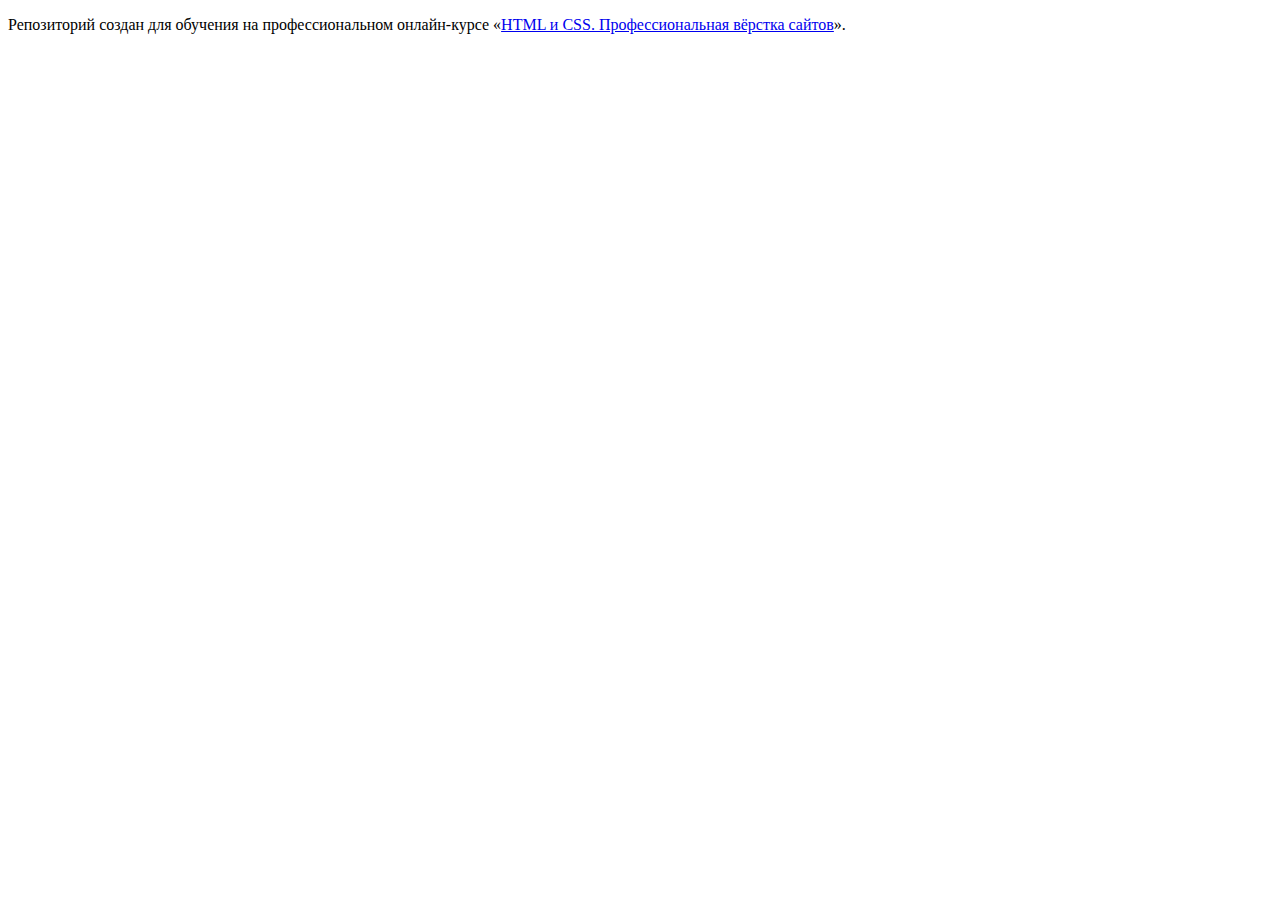
<file: master/index.html>
<!DOCTYPE html>
<html lang="ru">
  <head>
    <meta charset="utf-8">
    <title>HTML Academy: Седона</title>
    <base href="https://htmlacademy-htmlcss.github.io/2391991-sedona-38/master/">
</head>
  <body>

    <p>Репозиторий создан для обучения на профессиональном онлайн‑курсе «<a href="https://htmlacademy.ru/intensive/htmlcss">HTML и CSS. Профессиональная вёрстка сайтов</a>».</p>

  </body>
</html>
</file>
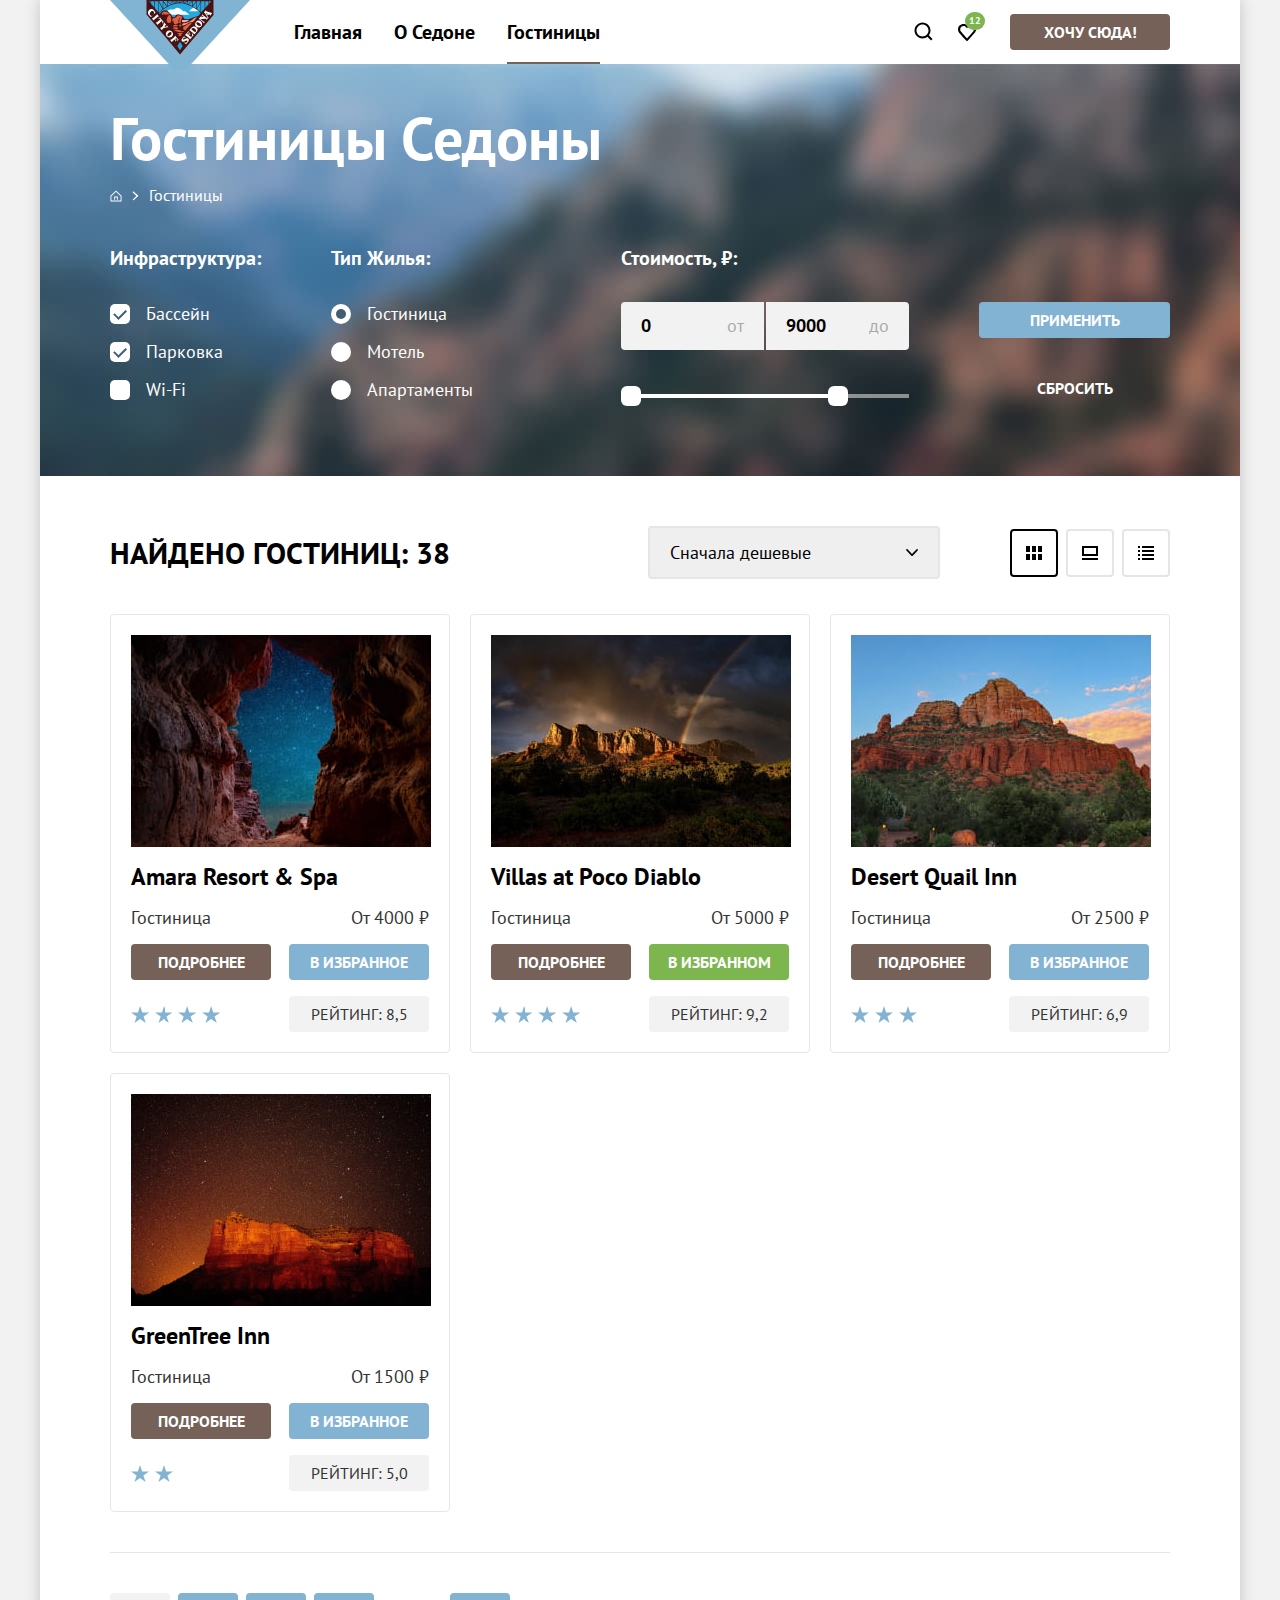
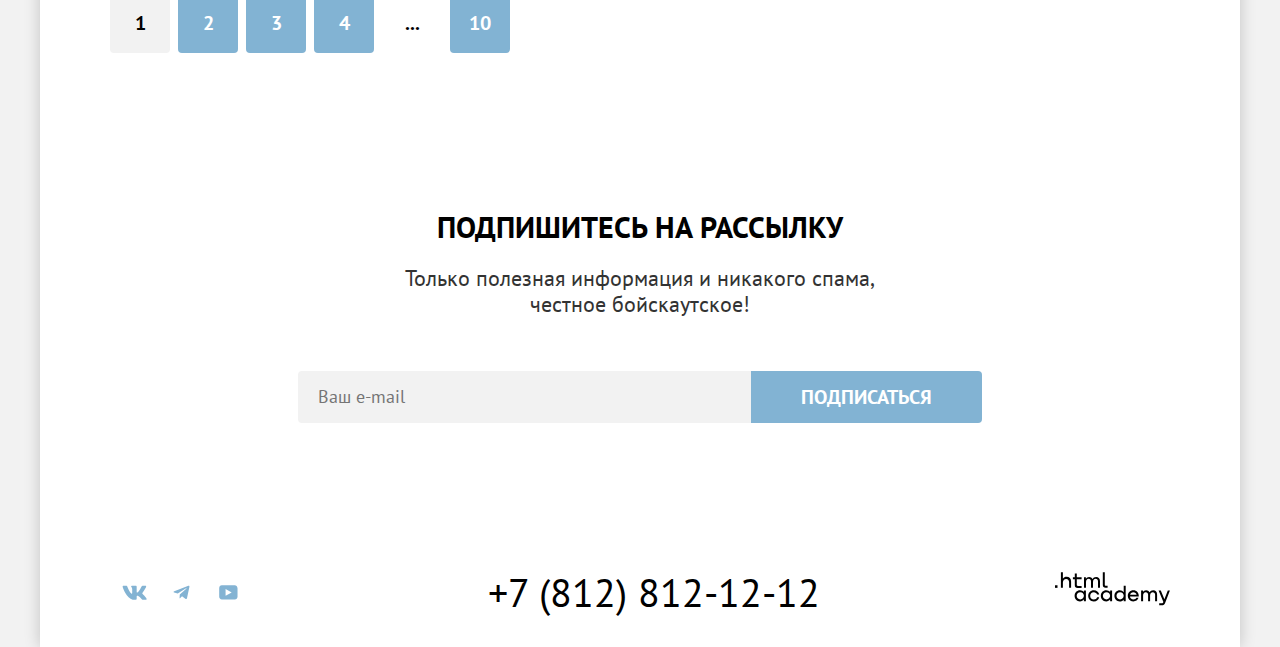
<file: catalog.html>
<!DOCTYPE html>
<html lang="ru">

  <head>
    <meta charset="utf-8" />
    <link rel="stylesheet" href="styles/styles.css">
    <link rel="icon" href="favicon.ico">
    <link rel="icon" type="image/png" href="images/favicon/favicon-32x32.png">
    <title>Гостиницы города Седона</title>
  </head>

  <body>
    <div class="page-container">
      <header class="page-header" data-test="header">
        <nav class="navigation">
          <a class="logo-link" href="index.html">
            <svg class="logo" xmlns="http://www.w3.org/2000/svg" width="140" height="70" viewBox="0 0 140 70"
              fill="none">
              <g clip-path="url(#clip0_91815_29)">
                <path d="M140 0H0L60.3623 65.7C65.6377 71.5 74.3623 71.5 79.6377 65.7L140 0Z" fill="#81B3D3" />
                <path d="M37.2318 0.5L69.797 38.4L102.261 0.7L37.2318 0.5Z" fill="#23A9E1" />
                <path
                  d="M61.9856 14.6999H79.5363C78.2175 13.8999 75.0725 10.0999 73.4494 11.4999C73.3479 11.5999 68.4783 5.79992 65.3334 8.59992C62.5943 11.0999 61.2754 8.29992 58.232 10.1999C54.5798 12.5999 60.2609 13.8999 61.9856 14.6999ZM89.0725 11.1999L79.1305 11.2999C83.087 6.79992 84.8117 7.29992 89.0725 11.1999Z"
                  fill="white" />
                <path
                  d="M99.0145 3.6V1.2H101.145L99.0145 3.6ZM49.1014 13C49.2029 13.1 51.5362 10.6 55.2898 8.1C58.7391 5.8 64.0145 3.2 69.8985 3.2C75.7826 3.2 81.1594 5.9 84.6087 8.2C88.3623 10.6 90.6956 13 90.7971 13.1L88.2609 16.1C83.6956 16.7 80.4493 20 75.9855 19.3C73.7536 18.9 73.6522 17.7 73.0435 16.4C72.5362 15.4 71.7246 15.6 70.7101 15.2C69.7971 14.8 69.1884 14.1 67.2609 14.5C65.6377 14.9 65.4348 17.4 63.3043 17.3C62.1884 17.2 62.0869 15.7 60.4638 13.7C56.3043 8.8 52.5107 9.41045 49.873 13.9104L49.1014 13ZM40.5797 1.2V3.1L38.9565 1.2H40.5797ZM95.2609 1.2H98.5072V4.2L95.2609 8V1.2ZM91.1014 12.6V1.2H94.6522V8.6L91.1014 12.6ZM90.5942 2.2V12.1C89.4783 11 88.2609 10 86.942 9.1L90.5942 2.2ZM86.4348 1.9V8.7C85.9275 8.4 85.5217 8 84.913 7.7C84.2029 7.3 83.4927 6.8 82.6812 6.4L86.4348 1.9ZM81.971 1.7V6C80.9565 5.5 79.8406 5 78.8261 4.5L81.971 1.7ZM82.5797 1.2H86.3333L82.5797 5.8V1.2ZM86.942 1.2H90.5942L86.942 8.3V1.2ZM78.0145 1.2H81.971L78.4203 4.3C78.3188 4.3 78.2174 4.2 78.1159 4.2L78.0145 1.2ZM77.5072 1.6V4C76.4927 3.6 75.4783 3.3 74.3623 3.1L77.5072 1.6ZM73.2464 1.6V2.9C72.5362 2.8 71.8261 2.7 71.0145 2.6L73.2464 1.6ZM66.3478 1.6L68.5797 2.6C67.7681 2.6 67.058 2.7 66.3478 2.9V1.6ZM62.1884 1.6L65.3333 3.1C64.2174 3.3 63.2029 3.6 62.1884 4V1.6ZM65.8406 2.8L62.4927 1.2H65.8406V2.8ZM69.3913 2.4L66.5507 1.1H69.3913V2.4ZM70.1014 1.2H73.0435L70.1014 2.5V1.2ZM73.8551 1.2H77.1014L73.8551 2.8V1.2ZM61.2754 4.3L57.7246 1.2H61.6812V4.2L61.2754 4.3ZM57.6232 1.7L60.7681 4.4C59.6522 4.8 58.6377 5.3 57.6232 5.9V1.7ZM53.2609 1.9L56.913 6.4C55.5942 7.1 54.3768 7.9 53.2609 8.8V1.9ZM49 2.2L52.6522 9.2C51.3333 10.2 50.1159 11.2 49 12.4V2.2ZM52.7536 8.2L49.1014 1.1H52.7536V8.2ZM57.1159 5.7L53.3623 1.1H57.1159V5.7ZM44.3333 7.5L41.0869 3.7V1.2H44.3333V7.5ZM44.942 1.2H48.4927V12.4L44.942 8.2V1.2ZM36.5217 0V14.6L70 54.5L103.478 15V0H36.5217Z"
                  fill="#491213" />
                <path d="M67.3623 46L70 41.8L72.6376 46L70 50.2001L67.3623 46Z" fill="#23A9E1" />
                <path
                  d="M75.2753 30.6C71.826 28.6 72.6376 27.1 75.4782 25.7C76.9999 25 80.3478 22.3 81.6666 23.2L75.2753 30.6ZM72.942 33.1C70.913 33 68.5796 32.7 66.5507 33.2C67.768 33.5 70.8115 34.4 67.9709 35.1C68.9854 36.5 70.6086 36.4 71.6231 35.2C71.2173 35 70.913 34.7 70.6086 34.5C71.7246 34.2 72.7391 33.6 72.942 33.1ZM74.1593 31.5C73.2463 30.7 72.2318 30.7 71.4202 31.5C70.2028 29.4 65.942 30.1 63.913 29.8C65.0289 32.4 73.6521 32.9 74.1593 31.5ZM67.2608 29.3C65.6376 28.8 60.3622 28.9 63.8115 27.5C64.9275 27.1 70.6086 27.6 67.2608 29.3ZM69.2898 26.3C68.7825 25.2 69.6956 23.9 71.0144 24.9C72.2318 25.7 70.4057 26.9 69.2898 26.3ZM66.3478 26.4C64.0144 27.1 60.9709 25.6 64.7246 24.9C67.0579 24.4 69.4927 25.4 66.3478 26.4C66.4492 26.4 66.2463 26.4 66.3478 26.4ZM63.7101 20.2C63.2028 21.8 62.1883 22.1 62.2898 20.2C62.3912 17.9 63.913 18.5 65.5362 17.6C66.855 16.9 67.5651 14.2 69.8985 15.8C70.913 16.5 72.1304 15.9 72.4347 17C72.4347 16.9 69.4927 23.7 71.1159 23.7C67.8695 23.7 69.2898 19.9 70.5072 17.3C69.2898 17.9 67.3622 21.6 68.9854 22.3C68.1738 23.4 65.5362 24.9 64.2173 23.8C63.1014 22.8 63.7101 21.5 63.7101 20.2ZM59.6521 23C53.9709 23 57.826 14.4 59.7536 14.9C61.9854 15.6 61.6811 23.1 59.6521 23ZM53.3622 14.8C50.7246 14.7 51.8405 12.2 53.6666 11.7C55.3912 11.2 58.942 12.8 60.1593 13.9C58.3333 14.5 55.9999 14.4 53.9709 14.5C53.768 12.5 53.2608 13.2 53.3622 14.8Z"
                  fill="#DC6243" />
                <path
                  d="M72.8406 25.8001C69.8986 22.8001 77.203 23.1001 78.4203 22.0001C79.2319 22.3001 85.5218 16.6001 87.0435 17.0001C85.9276 18.3001 83.5943 22.3001 81.9711 22.3001C80.6522 22.3001 79.3334 22.1001 78.3189 23.0001C76.7971 24.4001 74.3624 25.1001 72.8406 25.8001Z"
                  fill="#F49774" />
                <path
                  d="M73.7537 22.2C72.1305 23.1 70.6088 19.7 73.4494 20C75.2754 20.2 77.203 19.8 78.9276 20.1C77.6088 21.6 75.7827 22.4 73.7537 22.2Z"
                  fill="#F4B1A4" />
                <path
                  d="M51.8406 20.9001C52.145 21.3001 52.4493 21.7001 52.3479 22.3001C52.3479 22.7001 51.7392 23.3001 52.145 23.5001L53.6667 21.7001C53.2609 21.6001 50.116 17.9001 50.116 17.5001L47.9856 18.6001C48.087 19.0001 48.7971 18.6001 49.2029 18.6001C49.7102 18.6001 50.116 19.0001 50.5218 19.3001C49.4058 20.2001 46.6667 22.6001 46.3624 22.6001C46.2609 22.6001 45.6522 22.2001 45.6522 22.6001C45.6522 22.8001 46.2609 23.3001 46.3624 23.4001L47.7827 25.1001C48.1885 24.9001 47.6812 24.6001 47.8841 24.3001C47.9856 24.1001 51.1305 21.6001 51.8406 20.9001ZM48.3914 16.4001C48.6957 16.3001 48.7971 16.7001 49 16.4001L47.3769 14.5001C47.174 14.2001 46.8696 13.9001 46.8696 14.5001C46.9711 14.9001 42.8116 18.2001 42.6087 18.3001C42.3044 18.4001 42.1015 18.0001 41.8986 18.4001C42.4058 19.0001 42.8116 19.5001 43.3189 20.1001C43.5218 20.3001 43.6232 20.5001 43.8261 20.7001C44.029 20.9001 43.9276 20.3001 43.9276 20.3001C43.8261 20.0001 44.2319 19.7001 44.5363 19.5001C45.5508 18.5001 48.087 16.4001 48.3914 16.4001ZM42.6087 15.8001C41.4928 16.1001 40.174 15.7001 39.8696 14.5001C39.4638 13.3001 40.2754 12.1001 41.1884 11.4001C42.1015 10.7001 43.5218 10.8001 44.029 11.9001C44.2319 12.4001 44.1305 13.0001 43.9276 13.5001C43.8261 13.8001 43.5218 14.1001 43.9276 14.3001C44.5363 13.6001 45.0435 12.9001 45.6522 12.2001C44.9421 11.8001 44.6377 11.1001 44.1305 10.5001C43.5218 9.80008 42.8116 9.10008 41.7971 9.00008C39.8696 8.70008 38.145 10.7001 37.9421 12.4001C37.8406 13.3001 38.145 14.2001 38.7537 15.0001C39.2609 15.6001 39.9711 16.1001 40.3769 16.8001C40.5798 16.9001 42.2029 16.1001 42.5073 16.0001C42.7102 16.0001 42.6087 15.9001 42.6087 15.8001C42.6087 15.8001 42.1015 16.0001 42.6087 15.8001ZM68.4783 39.4001C67.7682 38.9001 65.8406 36.4001 65.4348 35.9001L65.2319 35.6001L65.029 35.7001C64.9276 35.8001 65.1305 36.1001 65.029 36.3001C64.5218 37.1001 61.2754 39.5001 61.0725 39.7001C60.6667 39.9001 60.2609 39.6001 60.058 39.9001C60.5653 40.5001 61.8841 42.2001 62.087 42.2001C62.3913 42.2001 62.1884 41.7001 62.1884 41.6001C62.2899 41.4001 63.9131 40.0001 64.5218 39.5001C64.7247 39.3001 64.9276 39.8001 65.1305 40.0001C65.3334 40.3001 65.4348 40.7001 65.3334 41.0001C65.2319 41.2001 64.8261 41.6001 65.1305 41.8001C65.5363 41.3001 66.6522 40.0001 66.8551 39.8001C67.058 39.6001 66.4493 39.8001 66.5508 39.7001C66.3479 39.8001 66.0435 39.9001 65.8406 39.7001C65.7392 39.7001 65.1305 39.0001 65.2319 38.9001C65.5363 38.7001 65.8406 38.3001 66.2464 38.2001C66.8551 38.1001 67.2609 39.2001 67.3624 39.6001C67.4638 40.0001 67.4638 40.4001 67.2609 40.7001C67.1595 41.0001 66.9566 41.2001 67.2609 41.3001L68.6812 39.4001C68.6812 39.5001 68.5798 39.5001 68.4783 39.4001C68.5798 39.5001 68.3769 39.4001 68.4783 39.4001ZM59.145 30.5001C58.4348 30.5001 57.7247 30.8001 57.116 31.3001C55.6957 32.5001 55.4928 34.6001 56.6087 36.1001C57.9276 37.8001 60.058 38.0001 61.7827 36.8001C63.2029 35.6001 63.4058 33.5001 62.2899 32.0001C61.4783 31.0001 60.2609 30.5001 59.145 30.5001ZM60.3624 31.9001C61.2754 31.8001 61.8841 32.7001 61.4783 33.7001C61.0725 34.7001 60.058 35.7001 59.0435 36.1001C57.8261 36.6001 57.0145 35.6001 57.5218 34.4001C57.9276 33.4001 58.9421 32.4001 59.9566 32.0001C60.058 32.0001 60.1595 31.9001 60.3624 31.9001ZM57.5218 27.3001C57.8261 27.3001 58.1305 27.7001 58.3334 27.3001L56.9131 25.6001C56.5073 25.8001 56.9131 26.0001 56.8116 26.2001C56.6087 26.5001 55.087 26.7001 54.6812 26.8001C54.7827 26.4001 55.2899 25.1001 55.4928 25.0001C55.8986 24.7001 56.1015 25.3001 56.3044 24.9001L54.4783 22.8001C54.2754 22.6001 54.0725 22.1001 53.8696 22.4001C53.8696 22.4001 53.8696 23.4001 53.7682 23.5001C53.6667 23.7001 53.1595 25.9001 52.5508 26.4001C52.2464 26.7001 51.029 27.7001 50.7247 27.8001C50.4203 27.9001 50.2174 27.4001 49.9131 27.8001L51.5363 29.7001C51.6377 29.8001 51.9421 30.3001 52.0435 30.3001C52.3479 30.4001 52.0435 29.7001 52.145 29.6001C52.2464 29.3001 53.7682 27.8001 54.4783 27.7001C55.3913 27.5001 56.5073 27.2001 57.5218 27.3001C57.7247 27.3001 57.3189 27.3001 57.5218 27.3001ZM82.0725 34.0001C82.174 34.4001 82.2754 34.9001 82.174 35.3001C82.0725 35.9001 81.5653 37.2001 80.7537 36.8001C79.9421 36.4001 79.3334 35.7001 78.6232 35.1001C79.1305 34.5001 79.6377 34.0001 80.5508 34.3001C80.7537 34.4001 80.9566 34.3001 80.7537 34.1001C80.4493 33.9001 78.7247 32.8001 78.6232 32.9001C78.4203 33.1001 78.9276 33.5001 78.7247 33.9001C78.6232 34.2001 78.3189 34.4001 78.116 34.7001C77.6087 34.3001 76.8986 33.9001 77.4058 33.2001C77.8116 32.8001 78.2174 32.4001 78.8261 32.3001C79.2319 32.2001 80.0435 32.6001 80.145 32.2001C79.4348 31.9001 78.7247 31.5001 78.0145 31.2001C78.116 31.7001 75.7827 34.1001 75.2754 34.7001C75.174 34.8001 74.8696 35.1001 74.8696 35.2001C74.8696 35.5001 75.2754 35.3001 75.2754 35.3001C75.5798 35.2001 79.7392 38.6001 79.8406 38.9001C79.9421 39.1001 79.7392 39.3001 79.8406 39.4001C79.8406 39.4001 79.9421 39.5001 80.0435 39.5001C80.3479 39.2001 82.9856 35.6001 83.5942 35.5001C83.087 34.7001 82.5798 33.9001 82.0725 33.1001C81.6667 33.3001 81.9711 33.8001 82.0725 34.0001ZM78.0145 38.4001C76.6957 37.5001 74.3624 39.2001 73.9566 39.4001C73.2464 39.7001 72.7392 39.0001 73.145 38.4001C73.4493 37.9001 74.058 37.6001 74.6667 37.6001C74.8696 37.6001 75.5798 37.7001 75.5798 37.6001C75.6812 37.5001 75.6812 37.5001 75.5798 37.4001C74.9711 37.0001 74.4638 36.6001 73.8551 36.3001C73.7537 37.0001 72.9421 37.4001 72.5363 37.9001C72.029 38.5001 71.5218 39.2001 71.5218 39.9001C71.5218 40.6001 71.9276 41.3001 72.6377 41.6001C73.3479 42.0001 74.1595 41.7001 74.8696 41.3001C75.2754 41.0001 75.6812 40.7001 76.087 40.5001C76.6957 40.2001 77.6087 40.5001 77.4058 41.3001C77.2029 42.0001 76.4928 42.6001 75.7827 42.8001C75.3769 42.9001 74.9711 42.9001 74.5653 42.7001C74.2609 42.6001 73.9566 42.2001 73.7537 42.6001L76.087 44.2001C76.1885 43.7001 76.3913 43.5001 76.7971 43.2001C77.3044 42.8001 77.7102 42.3001 78.116 41.8001C78.9276 40.9001 79.2319 39.3001 78.0145 38.4001ZM95.8696 10.3001C95.8696 10.4001 95.8696 10.4001 95.8696 10.3001L94.9566 11.3001L94.145 12.3001C93.9421 12.5001 93.8406 12.6001 94.145 12.8001C94.6522 12.5001 97.6957 17.6001 97.4928 18.3001C96.9856 18.5001 92.9276 15.0001 92.8261 14.8001C92.8261 14.7001 93.029 14.1001 92.7247 14.2001C92.6232 14.2001 92.2174 14.8001 92.116 14.9001L91.5073 15.6001C91.7102 15.9001 91.8116 15.6001 92.116 15.6001C92.3189 15.7001 93.3334 16.5001 93.6377 16.7001C93.1305 16.7001 91.9131 16.8001 91.7102 16.8001C91.1015 16.9001 91.4058 16.4001 91 16.2001L89.4783 18.0001L88.5653 19.0001C88.5653 19.0001 88.5653 19.0001 88.5653 19.1001C88.7682 19.3001 88.6667 19.2001 88.9711 19.1001C89.2754 19.0001 93.3334 22.3001 93.4348 22.5001C93.6377 22.8001 93.3334 23.1001 93.7392 23.3001L94.9566 21.9001C95.058 21.8001 95.058 21.8001 94.9566 21.8001C94.6522 21.6001 94.6522 21.9001 94.2464 21.9001C93.9421 21.8001 91.3044 19.7001 90.3913 18.9001L95.7682 18.7001C95.9711 18.7001 96.4783 19.3001 96.4783 19.5001C96.3769 19.7001 96.174 19.9001 96.4783 20.0001C96.7827 19.6001 97.087 19.3001 97.3913 18.9001L97.4928 18.7001C97.5942 18.7001 97.5942 18.6001 97.5942 18.5001L97.6957 18.4001C98 18.1001 98.9131 17.1001 98.8116 17.0001C98.5073 16.7001 98.4058 17.3001 98 17.0001C97.7971 16.8001 97.1884 15.8001 97.087 15.6001C96.8841 15.3001 97.4928 15.0001 97.6957 14.9001C98.2029 14.6001 99.8261 14.1001 100.029 15.1001C100.029 15.3001 99.8261 15.5001 99.9276 15.6001C99.9276 15.6001 100.029 15.8001 100.13 15.7001L102.261 13.1001C102.159 13.0001 102.159 13.0001 102.058 12.9001C101.551 13.4001 96.4783 11.4001 96.174 11.1001C96.0725 10.9001 96.0725 10.3001 95.8696 10.3001ZM95.6667 12.9001C96.4783 13.2001 97.1884 13.5001 98 13.9001C97.7971 14.0001 97.5942 14.1001 97.3913 14.2001C97.1885 14.3001 96.9856 14.5001 96.7827 14.7001L95.6667 12.9001ZM88.9711 20.6001C87.8551 20.5001 86.7392 21.0001 85.9276 21.9001C84.7102 23.4001 84.8116 25.6001 86.3334 26.8001C87.8551 28.0001 90.087 27.7001 91.3044 26.3001C92.5218 24.8001 92.4203 22.6001 90.8986 21.4001C90.3913 21.0001 89.6812 20.7001 88.9711 20.6001ZM87.5508 22.2001C88.1595 22.2001 88.8696 22.6001 89.2754 22.9001C90.087 23.4001 91.5073 24.6001 90.7971 25.6001C90.7971 25.5001 90.8986 25.5001 90.6957 25.7001C89.8841 26.5001 88.4638 25.8001 87.7537 25.2001C87.0435 24.7001 85.7247 23.5001 86.5363 22.5001C86.8406 22.3001 87.145 22.2001 87.5508 22.2001ZM84.4058 26.5001C83.1884 26.4001 81.9711 27.0001 81.058 28.1001C80.4493 28.9001 79.7392 29.6001 79.1305 30.4001C79.3334 30.7001 79.6377 30.3001 79.9421 30.5001C80.2464 30.7001 84.1015 33.8001 84.1015 34.0001C84.2029 34.3001 83.8986 34.4001 84.2029 34.6001C84.3044 34.7001 87.145 31.2001 87.4493 30.6001C87.8551 29.5001 87.5508 28.2001 86.6377 27.4001C86.7392 27.5001 86.8406 27.5001 86.6377 27.4001C85.8261 26.8001 85.116 26.5001 84.4058 26.5001ZM83.2899 28.1001C83.3913 28.1001 83.4928 28.1001 83.5942 28.1001C85.0145 28.5001 87.0435 30.2001 85.7247 31.7001C85.5218 31.9001 85.7247 31.7001 85.3189 32.1001C85.116 32.3001 81.058 29.1001 81.2609 28.9001C81.6667 28.4001 82.5798 28.0001 83.2899 28.1001Z"
                  fill="white" />
              </g>
              <defs>
                <clipPath id="clip0_91815_29">
                  <rect width="140" height="70" fill="white" />
                </clipPath>
              </defs>
            </svg>
          </a>
          <ul class="navigation-list">
            <li class="navigation-item">
              <a class="navigation-link" href="index.html">Главная</a>
            </li>
            <li class="navigation-item">
              <a class="navigation-link" href="#">О Седоне</a>
            </li>
            <li class="navigation-item">
              <a class="navigation-link navigation-link-current">Гостиницы</a>
            </li>
          </ul>

          <ul class="navigation-list navigation-user">
            <li class="navigation-item">
              <a class="navigation-link" href="#">
                <svg class="navigation-icon-search" aria-hidden="true" focusable="false"
                  xmlns="http://www.w3.org/2000/svg" width="19" height="19" viewBox="0 0 19 19" fill="none">
                  <path
                    d="M18.5 17.0083L14.8 13.3287C15.8 12.0359 16.5 10.3453 16.5 8.4558C16.5 4.08011 12.9 0.5 8.5 0.5C4.1 0.5 0.5 4.17956 0.5 8.55525C0.5 12.9309 4.1 16.511 8.5 16.511C10.3 16.511 12 15.9144 13.4 14.8204L17.1 18.5L18.5 17.0083ZM8.5 14.5221C5.2 14.5221 2.5 11.837 2.5 8.55525C2.5 5.27348 5.2 2.5884 8.5 2.5884C11.8 2.5884 14.5 5.27348 14.5 8.55525C14.5 11.837 11.8 14.5221 8.5 14.5221Z" />
                </svg>
                <span class="visually-hidden" data-test="search">Поиск</span>
              </a>
            </li>
            <li class="navigation-item">
              <a class="navigation-link" href="#">
                <svg class="navigation-icon-heart" aria-hidden="true" focusable="false"
                  xmlns="http://www.w3.org/2000/svg" width="18" height="17" viewBox="0 0 18 17" fill="none">
                  <path
                    d="M8.9 17C8.6 17 8.3 16.9 8.1 16.6C2.7 10.5 1.4 9.1 1.1 8.7C0.4 7.8 0 6.6 0 5.4C0 2.4 2.4 0 5.5 0C6.8 0 8 0.5 9 1.3C10 0.5 11.3 0 12.5 0C15.5 0 18 2.4 18 5.4C18 6.7 17.5 7.9 16.7 8.8L9.7 16.7C9.5 16.9 9.3 17 8.9 17ZM2.9 7.5C3.2 7.9 6.4 11.5 9 14.4L15.2 7.4C15.7 6.9 15.9 6.2 15.9 5.4C15.9 3.6 14.4 2.1 12.6 2.1C11.6 2.1 10.6 2.6 9.9 3.4C9.6 3.7 9.3 3.8 9 3.8C8.7 3.8 8.4 3.6 8.2 3.4C7.5 2.6 6.5 2.1 5.5 2.1C3.7 2.1 2.2 3.6 2.2 5.4C2.1 6.3 2.5 7 2.9 7.5C2.8 7.5 2.8 7.5 2.9 7.5Z" />
                </svg>
                <span class="visually-hidden">Реакции</span>
                <span class="navigation-user-value">12</span>
              </a>
            </li>
          </ul>

          <a class="navigation-link-button" href="#">Хочу сюда!</a>

        </nav>
      </header>

      <main class="main-inner main-container" data-test="main">
        <div class="main-background">
          <header class="inner-header">
            <h1 class="inner-header-title">Гостиницы Седоны</h1>
            <ol class="breadcrumbs">
              <li class="breadcrumbs-item">
                <a class="breadcrumbs-link breadcrumbs-link-house" href="index.html">
                  <svg class="breadcrumbs-icon-house" aria-hidden="true" focusable="false"
                    xmlns="http://www.w3.org/2000/svg" width="13" height="13" viewBox="0 0 13 13" fill="none">
                    <path
                      d="M6.5 0.5L0.5 6.30006V12.5001H12.5V6.30006L6.5 0.5ZM11.5 11.5001H1.5V6.70005L6.5 1.9L11.5 6.70005V11.5001Z" />
                    <path d="M4.5 10.5001H5.5V8.00005H7.5V10.5001H8.5V7.00005H4.5V10.5001Z" />
                  </svg>
                  <span class="visually-hidden">Главная</span>
                </a>
              </li>
              <li class="breadcrumbs-item">
                <a class="breadcrumbs-link">Гостиницы</a>
              </li>
            </ol>
          </header>

          <section class="filter" data-test="filter">
            <h2 class="visually-hidden">Фильтр гостиниц</h2>
            <form class="catalog-filter" action="https://echo.htmlacademy.ru/" method="get">
              <fieldset class="catalog-filter-group">
                <legend class="catalog-filter-title">Инфраструктура:</legend>
                <ul class="catalog-filter-list">
                  <li class="catalog-filter-item">
                    <label class="control">
                      <input class="visually-hidden control-input" type="checkbox" name="pool" checked />
                      <span class="control-mark"></span>
                      <span class="control-label">Бассейн</span>
                    </label>
                  </li>
                  <li class="catalog-filter-item">
                    <label class="control">
                      <input class="visually-hidden control-input" type="checkbox" name="parking" checked />
                      <span class="control-mark"></span>
                      <span class="control-label">Парковка</span>
                    </label>
                  </li>
                  <li class="catalog-filter-item">
                    <label class="control">
                      <input class="visually-hidden control-input" type="checkbox" name="wifi" />
                      <span class="control-mark"></span>
                      <span class="control-label">Wi-Fi</span>
                    </label>
                  </li>
                </ul>
              </fieldset>

              <fieldset class="catalog-filter-group">
                <legend class="catalog-filter-title">Тип Жилья:</legend>
                <ul class="catalog-filter-list">
                  <li class="catalog-filter-item">
                    <label class="control">
                      <input class="visually-hidden control-input" type="radio" name="product-group" value="hotel"
                        checked />
                      <span class="control-mark"></span>
                      <span class="control-label">Гостиница</span>
                    </label>
                  </li>
                  <li class="catalog-filter-item">
                    <label class="control">
                      <input class="visually-hidden control-input" type="radio" name="product-group" value="motel" />
                      <span class="control-mark"></span>
                      <span class="control-label">Мотель</span>
                    </label>
                  </li>
                  <li class="catalog-filter-item">
                    <label class="control">
                      <input class="visually-hidden control-input" type="radio" name="product-group"
                        value="apartments" />
                      <span class="control-mark"></span>
                      <span class="control-label">Апартаменты</span>
                    </label>
                  </li>
                </ul>
              </fieldset>
              <fieldset class="catalog-filter-group catalog-filter-group-price">
                <legend class="catalog-filter-title">Стоимость, ₽:</legend>
                <div class="range">
                  <div class="range-wrapper-inputs">
                    <label class="range-filter-min">
                      <input class="range-input" type="number" value="0" name="min-price">
                      <span>от</span>
                    </label>
                    <label class="range-filter-max">
                      <input class="range-input" type="number" value="9000" name="max-price">
                      <span>до</span>
                    </label>
                  </div>

                  <div class="range-scale">
                    <div class="range-bar" style="left: 0; width: 217px">
                      <button class="range-toggle toggle-min">
                        <span class="visually-hidden">Изменить минимальную цену</span>
                      </button>
                      <button class="range-toggle toggle-max">
                        <span class="visually-hidden">Изменить максимальную цену</span>
                      </button>
                    </div>
                  </div>
                </div>
              </fieldset>

              <div class="container-button">
                <button class="button-filter button-apply" type="submit">Применить</button>
                <button class="button-filter button-reset" type="reset">Сбросить</button>
              </div>
            </form>
          </section>
        </div>

        <section class="catalog-products" data-test="catalog">
          <header class="products-header">
            <h2 class="visually-hidden">Найденные гостиницы</h2>
            <p class="products-header-description">Найдено гостиниц: 38</p>

            <select class="select-control" aria-label="Сортировка">
              <option value="cheap">Сначала дешевые</option>
              <option value="popular">Сначала популярные</option>
              <option value="expensive">Сначала дорогие</option>
            </select>

            <div class="container-location">
              <ul class="buttons-locations">
                <li class="buttons-locations-items">
                  <a href="#" class="button-location button-active">
                    <svg xmlns="http://www.w3.org/2000/svg" width="16" height="14" viewBox="0 0 16 14" fill="none">
                      <path d="M4 0H0V6H4V0Z" fill="black" />
                      <path d="M16 0H12V6H16V0Z" fill="black" />
                      <path d="M10 0H6V6H10V0Z" fill="black" />
                      <path d="M4 8H0V14H4V8Z" fill="black" />
                      <path d="M16 8H12V14H16V8Z" fill="black" />
                      <path d="M10 8H6V14H10V8Z" fill="black" />
                    </svg>
                    <span class="visually-hidden">Сетка товаров</span>
                  </a>
                </li>
                <li class="buttons-locations-items">
                  <a href="#" class="button-location">
                    <svg xmlns="http://www.w3.org/2000/svg" width="16" height="14" viewBox="0 0 16 14" fill="none">
                      <path d="M16 12H0V14H16V12Z" fill="black" />
                      <path d="M14 2V8H2V2H14ZM16 0H0V10H16V0Z" fill="black" />
                    </svg>
                    <span class="visually-hidden">Блоки товаров</span>
                  </a>
                </li>
                <li class="buttons-locations-items">
                  <a href="#" class="button-location">
                    <svg xmlns="http://www.w3.org/2000/svg" width="16" height="14" viewBox="0 0 16 14" fill="none">
                      <path d="M2 0H0V2H2V0Z" fill="black" />
                      <path d="M16 0H4V2H16V0Z" fill="black" />
                      <path d="M2 4H0V6H2V4Z" fill="black" />
                      <path d="M16 4H4V6H16V4Z" fill="black" />
                      <path d="M2 8H0V10H2V8Z" fill="black" />
                      <path d="M16 8H4V10H16V8Z" fill="black" />
                      <path d="M2 12H0V14H2V12Z" fill="black" />
                      <path d="M16 12H4V14H16V12Z" fill="black" />
                    </svg>
                    <span class="visually-hidden">Список товаров</span>
                  </a>
                </li>
              </ul>
            </div>
          </header>

          <section class="products-cards" data-test="catalog">
            <h2 class="visually-hidden">Список гостиниц</h2>
            <ul class="product-list">
              <li class="product-card">
                <article class="card-container">
                  <a class="product-card-link-img" href="#">
                    <img class="product-card-img" src="images/hotels/hotel-1.jpg" width="300" height="212"
                      alt="Ночное небо: вид из пещеры" />
                  </a>
                  <div class="product-card-container">
                    <a class="product-card-link-title" href="#">
                      <h3 class="product-card-title">Amara Resort & Spa</h3>
                    </a>
                    <div class="product-card-container-description">
                      <p class="product-card-description">Гостиница</p>
                      <span class="card-price">От 4000 ₽</span>
                    </div>
                    <div class="product-button-container">
                      <a class="product-button product-button-more-link" href="#">Подробнее</a>
                      <button class="product-button product-button-favorites" type="button">
                        В избранное
                      </button>
                    </div>
                    <div class="rating-container">
                      <span class="rating-star rating-star-4">
                        <span class="visually-hidden">4 звезды</span>
                      </span>
                      <span class="rating">Рейтинг: 8,5</span>
                    </div>
                  </div>
                </article>
              </li>
              <li class="product-card">
                <article class="card-container">
                  <a class="product-card-link-img" href="#">
                    <img class="product-card-img" src="images/hotels/hotel-2.jpg" width="300" height="212"
                      alt="Вид на холмы с радугой" />
                  </a>
                  <div class="product-card-container">
                    <a class="product-card-link-title" href="#">
                      <h3 class="product-card-title">Villas at Poco Diablo</h3>
                    </a>
                    <div class="product-card-container-description">
                      <p class="product-card-description">Гостиница</p>
                      <span class="card-price">От 5000 ₽</span>
                    </div>
                    <div class="product-button-container">
                      <a class="product-button product-button-more-link" href="#">Подробнее</a>
                      <button class="product-button product-button-favorites button-selected" type="button">
                        В избранном
                      </button>
                    </div>
                    <div class="rating-container">
                      <span class="rating-star rating-star-4">
                        <span class="visually-hidden">4 звезды</span>
                      </span>
                      <span class="rating">Рейтинг: 9,2</span>
                    </div>
                  </div>
                </article>
              </li>
              <li class="product-card">
                <article class="card-container">
                  <a class="product-card-link-img" href="#">
                    <img class="product-card-img" src="images/hotels/hotel-3.jpg" width="300" height="212"
                      alt="Вид на красные горы" />
                  </a>
                  <div class="product-card-container">
                    <a class="product-card-link-title" href="#">
                      <h3 class="product-card-title">Desert Quail Inn</h3>
                    </a>
                    <div class="product-card-container-description">
                      <p class="product-card-description">Гостиница</p>
                      <span class="card-price">От 2500 ₽</span>
                    </div>
                    <div class="product-button-container">
                      <a class="product-button product-button-more-link" href="#">Подробнее</a>
                      <button class="product-button product-button-favorites" type="button">
                        В избранное
                      </button>
                    </div>
                    <div class="rating-container">
                      <span class="rating-star rating-star-3">
                        <span class="visually-hidden">3 звезды</span>
                      </span>
                      <span class="rating">Рейтинг: 6,9</span>
                    </div>
                  </div>
                </article>
              </li>
              <li class="product-card">
                <article class="card-container">
                  <a class="product-card-link-img" href="#">
                    <img class="product-card-img" src="images/hotels/hotel-4.jpg" width="300" height="212"
                      alt="Вид на ночое небо и гору" />
                  </a>
                  <div class="product-card-container">
                    <a class="product-card-link-title" href="#">
                      <h3 class="product-card-title">GreenTree Inn</h3>
                    </a>
                    <div class="product-card-container-description">
                      <p class="product-card-description">Гостиница</p>
                      <span class="card-price">От 1500 ₽</span>
                    </div>
                    <div class="product-button-container">
                      <a class="product-button product-button-more-link" href="#">Подробнее</a>
                      <button class="product-button product-button-favorites" type="button">
                        В избранное
                      </button>
                    </div>
                    <div class="rating-container">
                      <span class="rating-star rating-star-2">
                        <span class="visually-hidden">2 звезды</span>
                      </span>
                      <span class="rating">Рейтинг: 5,0</span>
                    </div>
                  </div>
                </article>
              </li>
            </ul>
          </section>

          <footer class="products-footer" data-test="footer">
            <ul class="pagination">
              <li class="pagination-item">
                <a class="pagination-link pagination-current">1</a>
              </li>
              <li class="pagination-item">
                <a class="pagination-link" href="#">2</a>
              </li>
              <li class="pagination-item">
                <a class="pagination-link" href="#">3</a>
              </li>
              <li class="pagination-item">
                <a class="pagination-link" href="#">4</a>
              </li>
              <li class="pagination-item">
                <a class="pagination-link pagination-share">...</a>
              </li>
              <li class="pagination-item">
                <a class="pagination-link" href="#">10</a>
              </li>
            </ul>
          </footer>
        </section>

        <section class="newsletter-catalog" data-test="subscribe">
          <div class="newsletter-container">
            <h2 class="newsletter-catalog-title">Подпишитесь на рассылку</h2>
            <p class="newsletter-catalog-description">
              Только полезная информация и никакого спама,<br> честное бойскаутское!
            </p>
            <form class="newsletter-form" action="https://echo.htmlacademy.ru/" method="post">
              <label class="visually-hidden" for="newsletter-email">Email</label>
              <input class="field" placeholder="Ваш e-mail" type="email" name="newsletter-email" id="newsletter-email"
                required />
              <button class="newsletter-button" type="submit">
                <span>Подписаться</span>
              </button>
            </form>
          </div>
        </section>
      </main>

      <footer class="page-footer" data-test="footer">
        <div class="footer-container">
          <section class="footer-social">
            <h2 class="visually-hidden">Ссылки на социальные сети</h2>
            <ul class="footer-social-list">
              <li class="footer-social-item">
                <a class="footer-social-link footer-link-vk" href="https://vk.com/htmlacademy">
                  <svg class="footer-social-icon" aria-hidden="true" focusable="false"
                    xmlns="http://www.w3.org/2000/svg" width="25" height="15" viewBox="0 0 25 15" fill="none">
                    <path fill-rule="evenodd" clip-rule="evenodd"
                      d="M24.1164 1.80445C24.2824 1.25845 24.1164 0.856445 23.3214 0.856445H20.6964C20.0284 0.856445 19.7204 1.20345 19.5534 1.58645C19.5534 1.58645 18.2184 4.78245 16.3274 6.85845C15.7154 7.46045 15.4374 7.65145 15.1034 7.65145C14.9364 7.65145 14.6854 7.46045 14.6854 6.91345V1.80445C14.6854 1.14845 14.5014 0.856445 13.9454 0.856445H9.81738C9.40038 0.856445 9.14938 1.16045 9.14938 1.44945C9.14938 2.07045 10.0954 2.21445 10.1924 3.96245V7.76045C10.1924 8.59345 10.0394 8.74444 9.70538 8.74444C8.81538 8.74444 6.65038 5.53345 5.36538 1.85945C5.11638 1.14445 4.86438 0.856445 4.19338 0.856445H1.56638C0.816382 0.856445 0.666382 1.20345 0.666382 1.58645C0.666382 2.26845 1.55638 5.65645 4.81138 10.1374C6.98138 13.1974 10.0364 14.8564 12.8194 14.8564C14.4884 14.8564 14.6944 14.4884 14.6944 13.8534V11.5404C14.6944 10.8034 14.8524 10.6564 15.3814 10.6564C15.7714 10.6564 16.4384 10.8484 17.9964 12.3234C19.7764 14.0724 20.0694 14.8564 21.0714 14.8564H23.6964C24.4464 14.8564 24.8224 14.4884 24.6064 13.7604C24.3684 13.0364 23.5184 11.9854 22.3914 10.7384C21.7794 10.0284 20.8614 9.26345 20.5824 8.88045C20.1934 8.38945 20.3044 8.17044 20.5824 7.73345C20.5824 7.73345 23.7824 3.30745 24.1154 1.80445H24.1164Z" />
                  </svg>
                  <span class="visually-hidden">Vkontakte</span>
                </a>
              </li>
              <li class="footer-social-item">
                <a class="footer-social-link footer-link-tg" href="https://t.me/htmlacademy">
                  <svg class="footer-social-icon" aria-hidden="true" focusable="false"
                    xmlns="http://www.w3.org/2000/svg" width="18" height="17" viewBox="0 0 18 17" fill="none">
                    <path
                      d="M16.785 0.955705L0.840489 7.1042C-0.247661 7.54126 -0.241365 8.14828 0.640845 8.41897L4.73445 9.69597L14.2058 3.72014C14.6537 3.44766 15.0629 3.59424 14.7265 3.89281L7.05283 10.8183H7.05103L7.05283 10.8192L6.77045 15.0387C7.18413 15.0387 7.36669 14.8489 7.59871 14.625L9.58705 12.6915L13.7229 15.7464C14.4855 16.1664 15.0332 15.9506 15.2229 15.0405L17.9379 2.2453C18.2158 1.13107 17.5126 0.626562 16.785 0.955705Z" />
                  </svg>
                  <span class="visually-hidden">Telegram</span>
                </a>
              </li>
              <li class="footer-social-item">
                <a class="footer-social-link footer-link-yt" href="https://www.youtube.com/user/htmlacademyru">
                  <svg class="footer-social-icon" aria-hidden="true" focusable="false"
                    xmlns="http://www.w3.org/2000/svg" width="23" height="18" viewBox="0 0 23 18" fill="none">
                    <path
                      d="M18.9402 0.356445H3.50738C1.64668 0.356445 0.333252 1.9502 0.333252 3.75645V13.8502C0.333252 15.7627 1.64668 17.3564 3.50738 17.3564H19.1591C20.8009 17.3564 22.3333 15.7627 22.3333 13.9564V3.75645C22.1143 1.9502 20.8009 0.356445 18.9402 0.356445ZM7.99494 12.8939V4.81894L15.3283 8.85645L7.99494 12.8939Z" />
                  </svg>
                  <span class="visually-hidden">Youtube</span>
                </a>
              </li>
            </ul>
          </section>
          <section class="footer-contacts">
            <h2 class="visually-hidden">Номера телефонов</h2>
            <a class="footer-number" href="tel:+78128121212">+7 (812) 812-12-12</a>
          </section>
          <section class="footer-partner">
            <h2 class="visually-hidden">Разработчик</h2>
            <a class="footer-link-logo-html" href="https://htmlacademy.ru/">
              <svg class="logo-html" aria-hidden="true" focusable="false" xmlns="http://www.w3.org/2000/svg" width="115"
                height="34" viewBox="0 0 115 34" fill="none">
                <path d="M0 13.2564V15.8564H2.5V13.2564H0Z" fill="black" />
                <path
                  d="M11.6 4.85645C10 4.85645 8.8 5.55645 8 6.55645H7.9V0.356445H5.9V15.8564H7.9V10.5564C7.9 8.45645 9.2 6.95645 11.2 6.95645C13 6.95645 14.1 8.35645 14.1 10.1564V15.8564H16.1V9.75644C16.2 6.75644 14.3 4.85645 11.6 4.85645Z" />
                <path
                  d="M26.6 5.15645H21.8V1.45645H19.8V5.25645H17.9V7.25645H19.8V13.2564C19.8 14.9564 20.8 15.9564 22.5 15.9564H26.6V13.9564H22.9C22.2 13.9564 21.8 13.5564 21.8 12.8564V7.15645H26.6V5.15645Z" />
                <path
                  d="M41.1 4.95645C39.5 4.95645 38.2 5.75644 37.6 7.05645H37.5C36.9 5.85645 35.7 4.95645 34.1 4.95645C32.7 4.95645 31.6 5.75645 31 6.75645H30.9V5.15645H29V15.7564H31V10.3564C31 8.35645 32 6.85645 33.6 6.85645C35.1 6.85645 36 7.85645 36 9.45645V15.7564H38V10.1564C38 7.75645 39.4 6.85645 40.6 6.85645C42.1 6.85645 43 7.85645 43 9.45645V15.7564H45V9.25644C45.1 6.75644 43.6 4.95645 41.1 4.95645Z" />
                <path
                  d="M47.8 13.0564C47.8 14.7564 48.8 15.7564 50.6 15.7564H52.6V13.7564H50.9C50.2 13.7564 49.8 13.3564 49.8 12.6564V0.356445H47.8V13.0564Z" />
                <path
                  d="M28.9 20.0564C28 18.9564 26.7 18.2564 25 18.2564C21.9 18.2564 19.6 20.5564 19.6 23.8564C19.6 27.1564 21.9 29.4564 25 29.4564C26.8 29.4564 28 28.6564 28.8 27.5564H28.9V29.1564H30.9V18.5564H28.9V20.0564ZM25.3 27.4564C23.1 27.4564 21.7 25.8564 21.7 23.8564C21.7 21.8564 23.1 20.2564 25.3 20.2564C27.5 20.2564 28.9 21.8564 28.9 23.8564C28.9 25.7564 27.5 27.4564 25.3 27.4564Z" />
                <path
                  d="M44.2 22.3564C43.7 19.9564 41.6 18.2564 38.8 18.2564C35.4 18.2564 33.2 20.7564 33.2 23.8564C33.2 26.9564 35.4 29.4564 38.8 29.4564C41.6 29.4564 43.7 27.6564 44.2 25.2564H42.1C41.7 26.5564 40.4 27.5564 38.8 27.5564C36.6 27.5564 35.2 25.9564 35.2 23.9564C35.2 21.9564 36.6 20.3564 38.8 20.3564C40.4 20.3564 41.6 21.3564 42.1 22.5564H44.2V22.3564Z" />
                <path
                  d="M55.1 20.0564C54.2 18.9564 52.9 18.2564 51.2 18.2564C48.1 18.2564 45.8 20.5564 45.8 23.8564C45.8 27.1564 48.1 29.4564 51.2 29.4564C53 29.4564 54.2 28.6564 55 27.5564H55.1V29.1564H57.1V18.5564H55.1V20.0564ZM51.5 27.4564C49.3 27.4564 47.9 25.8564 47.9 23.8564C47.9 21.8564 49.3 20.2564 51.5 20.2564C53.7 20.2564 55.1 21.8564 55.1 23.8564C55.1 25.7564 53.6 27.4564 51.5 27.4564Z" />
                <path
                  d="M68.7 20.1564C67.8 19.0564 66.5 18.2564 64.8 18.2564C61.7 18.2564 59.4 20.5564 59.4 23.8564C59.4 27.1564 61.6 29.4564 64.8 29.4564C66.5 29.4564 67.8 28.6564 68.6 27.6564H68.7V29.1564H70.7V13.7564H68.7V20.1564ZM65.1 27.4564C62.9 27.4564 61.5 25.8564 61.5 23.8564C61.5 21.8564 62.9 20.2564 65.1 20.2564C67.3 20.2564 68.7 21.8564 68.7 23.8564C68.6 25.8564 67.2 27.4564 65.1 27.4564Z" />
                <path
                  d="M78.3 18.2564C75 18.2564 72.8 20.7564 72.8 23.8564C72.8 26.8564 74.9 29.4564 78.3 29.4564C80.8 29.4564 82.8 28.1564 83.5 25.8564H81.4C80.9 26.8564 79.8 27.4564 78.4 27.4564C76.5 27.4564 75.1 26.1564 75 24.5564H83.8C84 20.9564 81.8 18.2564 78.3 18.2564ZM78.3 20.1564C80 20.1564 81.3 21.1564 81.6 22.7564H75.1C75.4 21.2564 76.6 20.1564 78.3 20.1564Z" />
                <path
                  d="M98.2 18.2564C96.6 18.2564 95.3 19.0564 94.6 20.2564H94.5C93.9 19.0564 92.7 18.2564 91.1 18.2564C89.7 18.2564 88.6 18.9564 88 20.0564V18.5564H86.1V29.1564H88.1V23.7564C88.1 21.7564 89.1 20.3564 90.7 20.2564C92.2 20.2564 93.1 21.2564 93.1 22.8564V29.1564H95.1V23.5564C95.1 21.1564 96.5 20.2564 97.7 20.2564C99.2 20.2564 100.1 21.2564 100.1 22.8564V29.1564H102.1V22.6564C102.2 20.0564 100.7 18.2564 98.2 18.2564Z" />
                <path
                  d="M109.4 27.3564L105.8 18.4564H103.6L108.4 30.0564C108.1 30.9564 107.7 31.2564 106.7 31.2564H104.2V33.2564H106.7C108.5 33.2564 109.5 32.4564 110.2 30.6564L114.9 18.4564H112.8L109.4 27.3564Z" />
              </svg>
            </a>
          </section>
        </div>
      </footer>
    </div>
  </body>

</html>
</file>
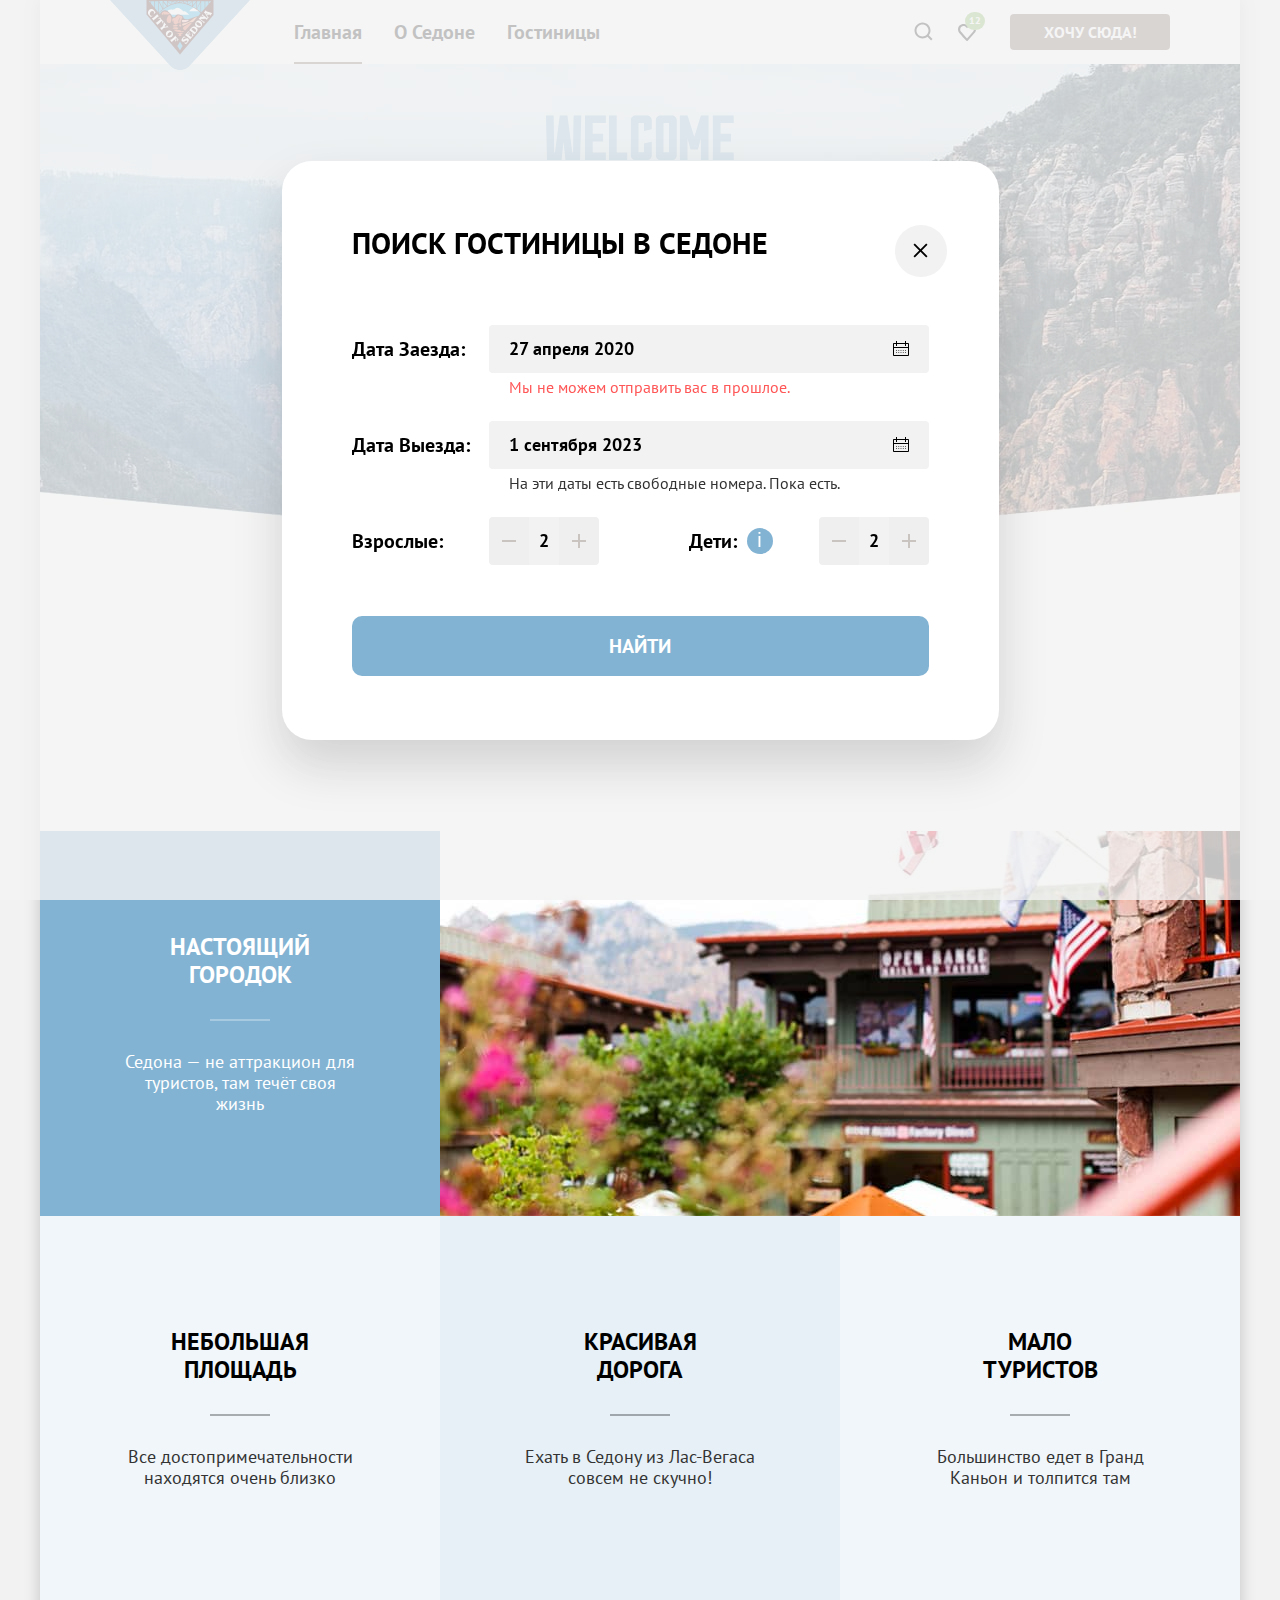
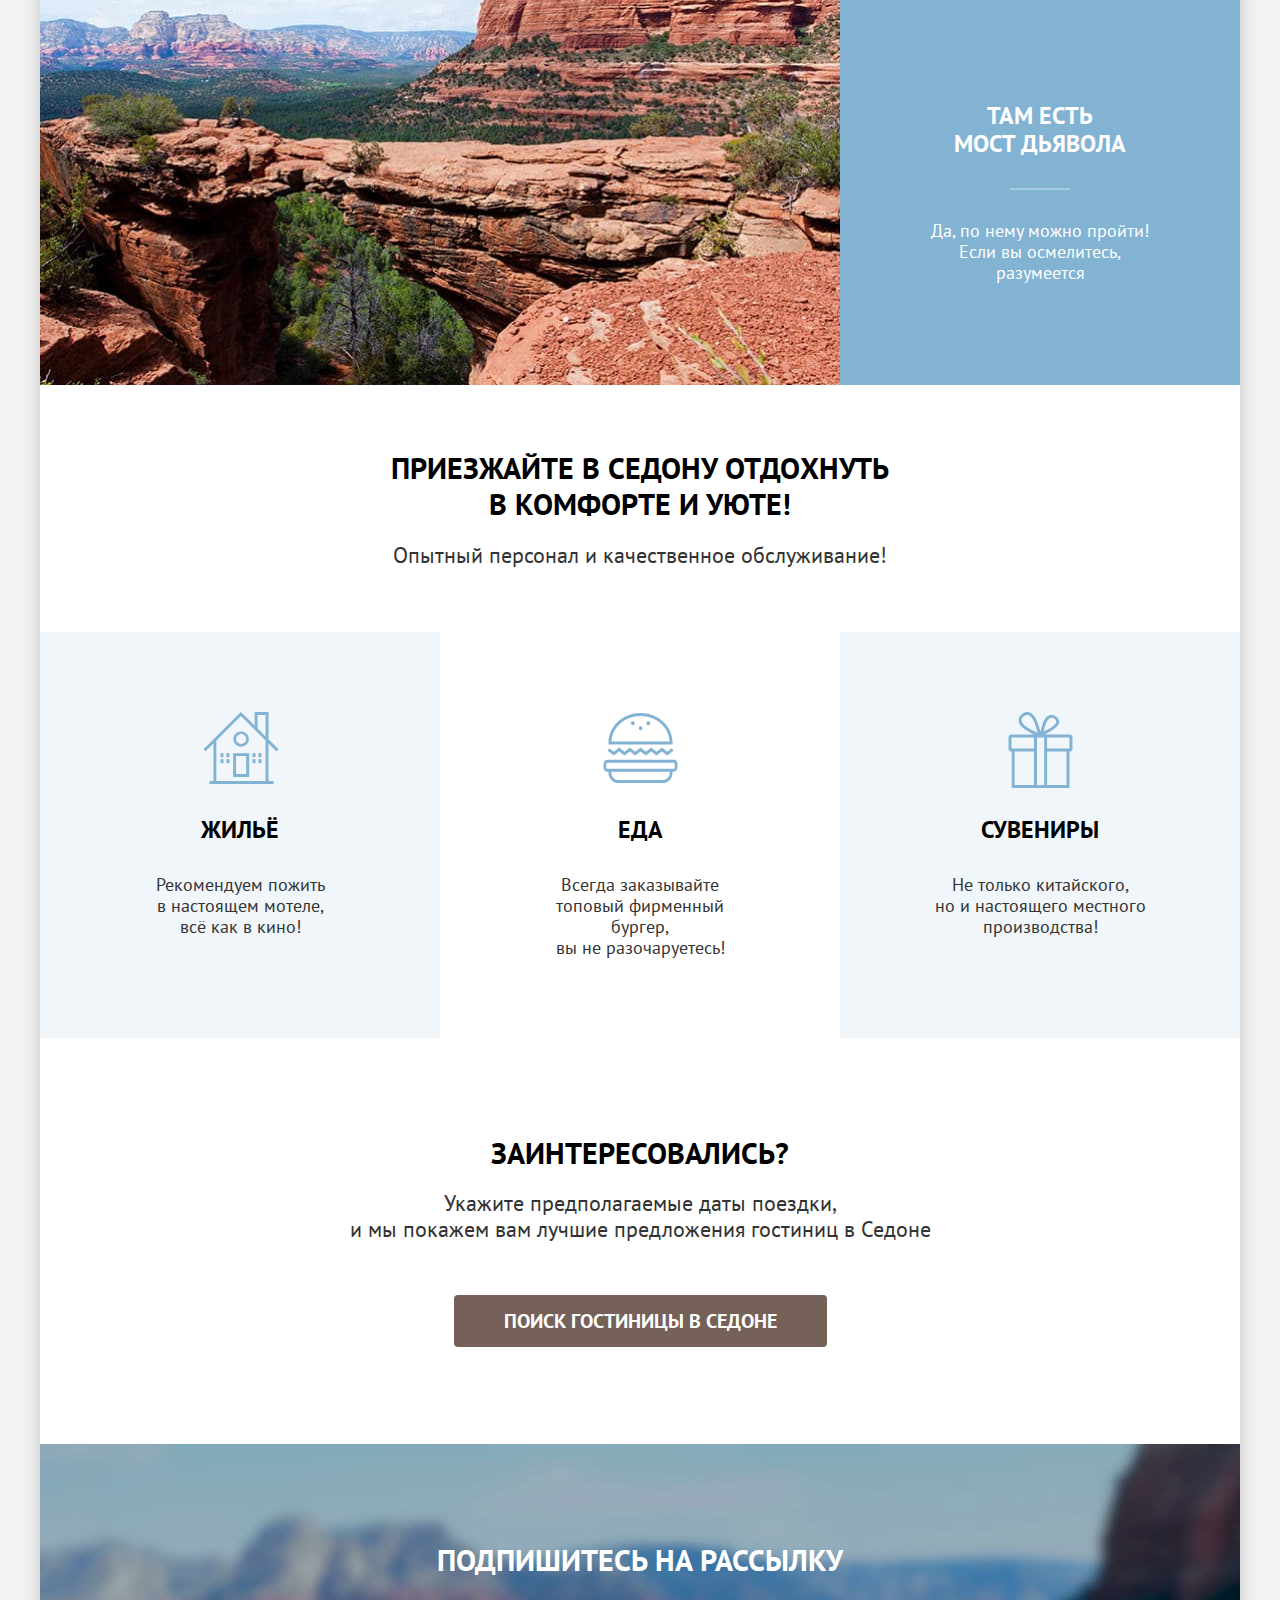
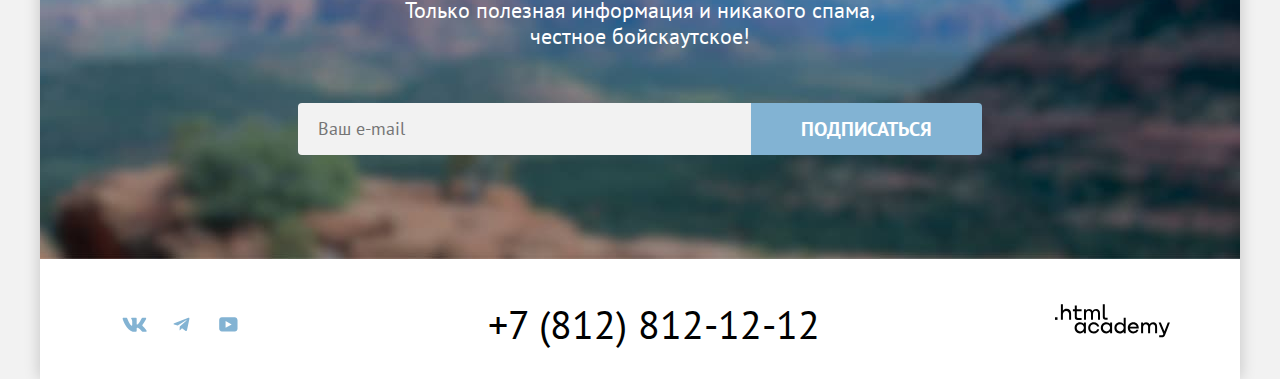
<file: modal.html>
<!DOCTYPE html>
<html lang="ru">

  <head>
    <meta charset="utf-8" />
    <link rel="stylesheet" href="styles/styles.css">
    <link rel="icon" href="favicon.ico">
    <link rel="icon" type="image/png" href="images/favicon/favicon-32x32.png">
    <title>Седона - город в Аризоне</title>
  </head>

  <body>
    <div class="page-container">
      <header class="page-header" data-test="header">
        <nav class="navigation">
          <a class="logo-link" href="#">
            <svg class="logo" xmlns="http://www.w3.org/2000/svg" width="140" height="70" viewBox="0 0 140 70"
              fill="none">
              <g clip-path="url(#clip0_91815_29)">
                <path d="M140 0H0L60.3623 65.7C65.6377 71.5 74.3623 71.5 79.6377 65.7L140 0Z" fill="#81B3D3" />
                <path d="M37.2318 0.5L69.797 38.4L102.261 0.7L37.2318 0.5Z" fill="#23A9E1" />
                <path
                  d="M61.9856 14.6999H79.5363C78.2175 13.8999 75.0725 10.0999 73.4494 11.4999C73.3479 11.5999 68.4783 5.79992 65.3334 8.59992C62.5943 11.0999 61.2754 8.29992 58.232 10.1999C54.5798 12.5999 60.2609 13.8999 61.9856 14.6999ZM89.0725 11.1999L79.1305 11.2999C83.087 6.79992 84.8117 7.29992 89.0725 11.1999Z"
                  fill="white" />
                <path
                  d="M99.0145 3.6V1.2H101.145L99.0145 3.6ZM49.1014 13C49.2029 13.1 51.5362 10.6 55.2898 8.1C58.7391 5.8 64.0145 3.2 69.8985 3.2C75.7826 3.2 81.1594 5.9 84.6087 8.2C88.3623 10.6 90.6956 13 90.7971 13.1L88.2609 16.1C83.6956 16.7 80.4493 20 75.9855 19.3C73.7536 18.9 73.6522 17.7 73.0435 16.4C72.5362 15.4 71.7246 15.6 70.7101 15.2C69.7971 14.8 69.1884 14.1 67.2609 14.5C65.6377 14.9 65.4348 17.4 63.3043 17.3C62.1884 17.2 62.0869 15.7 60.4638 13.7C56.3043 8.8 52.5107 9.41045 49.873 13.9104L49.1014 13ZM40.5797 1.2V3.1L38.9565 1.2H40.5797ZM95.2609 1.2H98.5072V4.2L95.2609 8V1.2ZM91.1014 12.6V1.2H94.6522V8.6L91.1014 12.6ZM90.5942 2.2V12.1C89.4783 11 88.2609 10 86.942 9.1L90.5942 2.2ZM86.4348 1.9V8.7C85.9275 8.4 85.5217 8 84.913 7.7C84.2029 7.3 83.4927 6.8 82.6812 6.4L86.4348 1.9ZM81.971 1.7V6C80.9565 5.5 79.8406 5 78.8261 4.5L81.971 1.7ZM82.5797 1.2H86.3333L82.5797 5.8V1.2ZM86.942 1.2H90.5942L86.942 8.3V1.2ZM78.0145 1.2H81.971L78.4203 4.3C78.3188 4.3 78.2174 4.2 78.1159 4.2L78.0145 1.2ZM77.5072 1.6V4C76.4927 3.6 75.4783 3.3 74.3623 3.1L77.5072 1.6ZM73.2464 1.6V2.9C72.5362 2.8 71.8261 2.7 71.0145 2.6L73.2464 1.6ZM66.3478 1.6L68.5797 2.6C67.7681 2.6 67.058 2.7 66.3478 2.9V1.6ZM62.1884 1.6L65.3333 3.1C64.2174 3.3 63.2029 3.6 62.1884 4V1.6ZM65.8406 2.8L62.4927 1.2H65.8406V2.8ZM69.3913 2.4L66.5507 1.1H69.3913V2.4ZM70.1014 1.2H73.0435L70.1014 2.5V1.2ZM73.8551 1.2H77.1014L73.8551 2.8V1.2ZM61.2754 4.3L57.7246 1.2H61.6812V4.2L61.2754 4.3ZM57.6232 1.7L60.7681 4.4C59.6522 4.8 58.6377 5.3 57.6232 5.9V1.7ZM53.2609 1.9L56.913 6.4C55.5942 7.1 54.3768 7.9 53.2609 8.8V1.9ZM49 2.2L52.6522 9.2C51.3333 10.2 50.1159 11.2 49 12.4V2.2ZM52.7536 8.2L49.1014 1.1H52.7536V8.2ZM57.1159 5.7L53.3623 1.1H57.1159V5.7ZM44.3333 7.5L41.0869 3.7V1.2H44.3333V7.5ZM44.942 1.2H48.4927V12.4L44.942 8.2V1.2ZM36.5217 0V14.6L70 54.5L103.478 15V0H36.5217Z"
                  fill="#491213" />
                <path d="M67.3623 46L70 41.8L72.6376 46L70 50.2001L67.3623 46Z" fill="#23A9E1" />
                <path
                  d="M75.2753 30.6C71.826 28.6 72.6376 27.1 75.4782 25.7C76.9999 25 80.3478 22.3 81.6666 23.2L75.2753 30.6ZM72.942 33.1C70.913 33 68.5796 32.7 66.5507 33.2C67.768 33.5 70.8115 34.4 67.9709 35.1C68.9854 36.5 70.6086 36.4 71.6231 35.2C71.2173 35 70.913 34.7 70.6086 34.5C71.7246 34.2 72.7391 33.6 72.942 33.1ZM74.1593 31.5C73.2463 30.7 72.2318 30.7 71.4202 31.5C70.2028 29.4 65.942 30.1 63.913 29.8C65.0289 32.4 73.6521 32.9 74.1593 31.5ZM67.2608 29.3C65.6376 28.8 60.3622 28.9 63.8115 27.5C64.9275 27.1 70.6086 27.6 67.2608 29.3ZM69.2898 26.3C68.7825 25.2 69.6956 23.9 71.0144 24.9C72.2318 25.7 70.4057 26.9 69.2898 26.3ZM66.3478 26.4C64.0144 27.1 60.9709 25.6 64.7246 24.9C67.0579 24.4 69.4927 25.4 66.3478 26.4C66.4492 26.4 66.2463 26.4 66.3478 26.4ZM63.7101 20.2C63.2028 21.8 62.1883 22.1 62.2898 20.2C62.3912 17.9 63.913 18.5 65.5362 17.6C66.855 16.9 67.5651 14.2 69.8985 15.8C70.913 16.5 72.1304 15.9 72.4347 17C72.4347 16.9 69.4927 23.7 71.1159 23.7C67.8695 23.7 69.2898 19.9 70.5072 17.3C69.2898 17.9 67.3622 21.6 68.9854 22.3C68.1738 23.4 65.5362 24.9 64.2173 23.8C63.1014 22.8 63.7101 21.5 63.7101 20.2ZM59.6521 23C53.9709 23 57.826 14.4 59.7536 14.9C61.9854 15.6 61.6811 23.1 59.6521 23ZM53.3622 14.8C50.7246 14.7 51.8405 12.2 53.6666 11.7C55.3912 11.2 58.942 12.8 60.1593 13.9C58.3333 14.5 55.9999 14.4 53.9709 14.5C53.768 12.5 53.2608 13.2 53.3622 14.8Z"
                  fill="#DC6243" />
                <path
                  d="M72.8406 25.8001C69.8986 22.8001 77.203 23.1001 78.4203 22.0001C79.2319 22.3001 85.5218 16.6001 87.0435 17.0001C85.9276 18.3001 83.5943 22.3001 81.9711 22.3001C80.6522 22.3001 79.3334 22.1001 78.3189 23.0001C76.7971 24.4001 74.3624 25.1001 72.8406 25.8001Z"
                  fill="#F49774" />
                <path
                  d="M73.7537 22.2C72.1305 23.1 70.6088 19.7 73.4494 20C75.2754 20.2 77.203 19.8 78.9276 20.1C77.6088 21.6 75.7827 22.4 73.7537 22.2Z"
                  fill="#F4B1A4" />
                <path
                  d="M51.8406 20.9001C52.145 21.3001 52.4493 21.7001 52.3479 22.3001C52.3479 22.7001 51.7392 23.3001 52.145 23.5001L53.6667 21.7001C53.2609 21.6001 50.116 17.9001 50.116 17.5001L47.9856 18.6001C48.087 19.0001 48.7971 18.6001 49.2029 18.6001C49.7102 18.6001 50.116 19.0001 50.5218 19.3001C49.4058 20.2001 46.6667 22.6001 46.3624 22.6001C46.2609 22.6001 45.6522 22.2001 45.6522 22.6001C45.6522 22.8001 46.2609 23.3001 46.3624 23.4001L47.7827 25.1001C48.1885 24.9001 47.6812 24.6001 47.8841 24.3001C47.9856 24.1001 51.1305 21.6001 51.8406 20.9001ZM48.3914 16.4001C48.6957 16.3001 48.7971 16.7001 49 16.4001L47.3769 14.5001C47.174 14.2001 46.8696 13.9001 46.8696 14.5001C46.9711 14.9001 42.8116 18.2001 42.6087 18.3001C42.3044 18.4001 42.1015 18.0001 41.8986 18.4001C42.4058 19.0001 42.8116 19.5001 43.3189 20.1001C43.5218 20.3001 43.6232 20.5001 43.8261 20.7001C44.029 20.9001 43.9276 20.3001 43.9276 20.3001C43.8261 20.0001 44.2319 19.7001 44.5363 19.5001C45.5508 18.5001 48.087 16.4001 48.3914 16.4001ZM42.6087 15.8001C41.4928 16.1001 40.174 15.7001 39.8696 14.5001C39.4638 13.3001 40.2754 12.1001 41.1884 11.4001C42.1015 10.7001 43.5218 10.8001 44.029 11.9001C44.2319 12.4001 44.1305 13.0001 43.9276 13.5001C43.8261 13.8001 43.5218 14.1001 43.9276 14.3001C44.5363 13.6001 45.0435 12.9001 45.6522 12.2001C44.9421 11.8001 44.6377 11.1001 44.1305 10.5001C43.5218 9.80008 42.8116 9.10008 41.7971 9.00008C39.8696 8.70008 38.145 10.7001 37.9421 12.4001C37.8406 13.3001 38.145 14.2001 38.7537 15.0001C39.2609 15.6001 39.9711 16.1001 40.3769 16.8001C40.5798 16.9001 42.2029 16.1001 42.5073 16.0001C42.7102 16.0001 42.6087 15.9001 42.6087 15.8001C42.6087 15.8001 42.1015 16.0001 42.6087 15.8001ZM68.4783 39.4001C67.7682 38.9001 65.8406 36.4001 65.4348 35.9001L65.2319 35.6001L65.029 35.7001C64.9276 35.8001 65.1305 36.1001 65.029 36.3001C64.5218 37.1001 61.2754 39.5001 61.0725 39.7001C60.6667 39.9001 60.2609 39.6001 60.058 39.9001C60.5653 40.5001 61.8841 42.2001 62.087 42.2001C62.3913 42.2001 62.1884 41.7001 62.1884 41.6001C62.2899 41.4001 63.9131 40.0001 64.5218 39.5001C64.7247 39.3001 64.9276 39.8001 65.1305 40.0001C65.3334 40.3001 65.4348 40.7001 65.3334 41.0001C65.2319 41.2001 64.8261 41.6001 65.1305 41.8001C65.5363 41.3001 66.6522 40.0001 66.8551 39.8001C67.058 39.6001 66.4493 39.8001 66.5508 39.7001C66.3479 39.8001 66.0435 39.9001 65.8406 39.7001C65.7392 39.7001 65.1305 39.0001 65.2319 38.9001C65.5363 38.7001 65.8406 38.3001 66.2464 38.2001C66.8551 38.1001 67.2609 39.2001 67.3624 39.6001C67.4638 40.0001 67.4638 40.4001 67.2609 40.7001C67.1595 41.0001 66.9566 41.2001 67.2609 41.3001L68.6812 39.4001C68.6812 39.5001 68.5798 39.5001 68.4783 39.4001C68.5798 39.5001 68.3769 39.4001 68.4783 39.4001ZM59.145 30.5001C58.4348 30.5001 57.7247 30.8001 57.116 31.3001C55.6957 32.5001 55.4928 34.6001 56.6087 36.1001C57.9276 37.8001 60.058 38.0001 61.7827 36.8001C63.2029 35.6001 63.4058 33.5001 62.2899 32.0001C61.4783 31.0001 60.2609 30.5001 59.145 30.5001ZM60.3624 31.9001C61.2754 31.8001 61.8841 32.7001 61.4783 33.7001C61.0725 34.7001 60.058 35.7001 59.0435 36.1001C57.8261 36.6001 57.0145 35.6001 57.5218 34.4001C57.9276 33.4001 58.9421 32.4001 59.9566 32.0001C60.058 32.0001 60.1595 31.9001 60.3624 31.9001ZM57.5218 27.3001C57.8261 27.3001 58.1305 27.7001 58.3334 27.3001L56.9131 25.6001C56.5073 25.8001 56.9131 26.0001 56.8116 26.2001C56.6087 26.5001 55.087 26.7001 54.6812 26.8001C54.7827 26.4001 55.2899 25.1001 55.4928 25.0001C55.8986 24.7001 56.1015 25.3001 56.3044 24.9001L54.4783 22.8001C54.2754 22.6001 54.0725 22.1001 53.8696 22.4001C53.8696 22.4001 53.8696 23.4001 53.7682 23.5001C53.6667 23.7001 53.1595 25.9001 52.5508 26.4001C52.2464 26.7001 51.029 27.7001 50.7247 27.8001C50.4203 27.9001 50.2174 27.4001 49.9131 27.8001L51.5363 29.7001C51.6377 29.8001 51.9421 30.3001 52.0435 30.3001C52.3479 30.4001 52.0435 29.7001 52.145 29.6001C52.2464 29.3001 53.7682 27.8001 54.4783 27.7001C55.3913 27.5001 56.5073 27.2001 57.5218 27.3001C57.7247 27.3001 57.3189 27.3001 57.5218 27.3001ZM82.0725 34.0001C82.174 34.4001 82.2754 34.9001 82.174 35.3001C82.0725 35.9001 81.5653 37.2001 80.7537 36.8001C79.9421 36.4001 79.3334 35.7001 78.6232 35.1001C79.1305 34.5001 79.6377 34.0001 80.5508 34.3001C80.7537 34.4001 80.9566 34.3001 80.7537 34.1001C80.4493 33.9001 78.7247 32.8001 78.6232 32.9001C78.4203 33.1001 78.9276 33.5001 78.7247 33.9001C78.6232 34.2001 78.3189 34.4001 78.116 34.7001C77.6087 34.3001 76.8986 33.9001 77.4058 33.2001C77.8116 32.8001 78.2174 32.4001 78.8261 32.3001C79.2319 32.2001 80.0435 32.6001 80.145 32.2001C79.4348 31.9001 78.7247 31.5001 78.0145 31.2001C78.116 31.7001 75.7827 34.1001 75.2754 34.7001C75.174 34.8001 74.8696 35.1001 74.8696 35.2001C74.8696 35.5001 75.2754 35.3001 75.2754 35.3001C75.5798 35.2001 79.7392 38.6001 79.8406 38.9001C79.9421 39.1001 79.7392 39.3001 79.8406 39.4001C79.8406 39.4001 79.9421 39.5001 80.0435 39.5001C80.3479 39.2001 82.9856 35.6001 83.5942 35.5001C83.087 34.7001 82.5798 33.9001 82.0725 33.1001C81.6667 33.3001 81.9711 33.8001 82.0725 34.0001ZM78.0145 38.4001C76.6957 37.5001 74.3624 39.2001 73.9566 39.4001C73.2464 39.7001 72.7392 39.0001 73.145 38.4001C73.4493 37.9001 74.058 37.6001 74.6667 37.6001C74.8696 37.6001 75.5798 37.7001 75.5798 37.6001C75.6812 37.5001 75.6812 37.5001 75.5798 37.4001C74.9711 37.0001 74.4638 36.6001 73.8551 36.3001C73.7537 37.0001 72.9421 37.4001 72.5363 37.9001C72.029 38.5001 71.5218 39.2001 71.5218 39.9001C71.5218 40.6001 71.9276 41.3001 72.6377 41.6001C73.3479 42.0001 74.1595 41.7001 74.8696 41.3001C75.2754 41.0001 75.6812 40.7001 76.087 40.5001C76.6957 40.2001 77.6087 40.5001 77.4058 41.3001C77.2029 42.0001 76.4928 42.6001 75.7827 42.8001C75.3769 42.9001 74.9711 42.9001 74.5653 42.7001C74.2609 42.6001 73.9566 42.2001 73.7537 42.6001L76.087 44.2001C76.1885 43.7001 76.3913 43.5001 76.7971 43.2001C77.3044 42.8001 77.7102 42.3001 78.116 41.8001C78.9276 40.9001 79.2319 39.3001 78.0145 38.4001ZM95.8696 10.3001C95.8696 10.4001 95.8696 10.4001 95.8696 10.3001L94.9566 11.3001L94.145 12.3001C93.9421 12.5001 93.8406 12.6001 94.145 12.8001C94.6522 12.5001 97.6957 17.6001 97.4928 18.3001C96.9856 18.5001 92.9276 15.0001 92.8261 14.8001C92.8261 14.7001 93.029 14.1001 92.7247 14.2001C92.6232 14.2001 92.2174 14.8001 92.116 14.9001L91.5073 15.6001C91.7102 15.9001 91.8116 15.6001 92.116 15.6001C92.3189 15.7001 93.3334 16.5001 93.6377 16.7001C93.1305 16.7001 91.9131 16.8001 91.7102 16.8001C91.1015 16.9001 91.4058 16.4001 91 16.2001L89.4783 18.0001L88.5653 19.0001C88.5653 19.0001 88.5653 19.0001 88.5653 19.1001C88.7682 19.3001 88.6667 19.2001 88.9711 19.1001C89.2754 19.0001 93.3334 22.3001 93.4348 22.5001C93.6377 22.8001 93.3334 23.1001 93.7392 23.3001L94.9566 21.9001C95.058 21.8001 95.058 21.8001 94.9566 21.8001C94.6522 21.6001 94.6522 21.9001 94.2464 21.9001C93.9421 21.8001 91.3044 19.7001 90.3913 18.9001L95.7682 18.7001C95.9711 18.7001 96.4783 19.3001 96.4783 19.5001C96.3769 19.7001 96.174 19.9001 96.4783 20.0001C96.7827 19.6001 97.087 19.3001 97.3913 18.9001L97.4928 18.7001C97.5942 18.7001 97.5942 18.6001 97.5942 18.5001L97.6957 18.4001C98 18.1001 98.9131 17.1001 98.8116 17.0001C98.5073 16.7001 98.4058 17.3001 98 17.0001C97.7971 16.8001 97.1884 15.8001 97.087 15.6001C96.8841 15.3001 97.4928 15.0001 97.6957 14.9001C98.2029 14.6001 99.8261 14.1001 100.029 15.1001C100.029 15.3001 99.8261 15.5001 99.9276 15.6001C99.9276 15.6001 100.029 15.8001 100.13 15.7001L102.261 13.1001C102.159 13.0001 102.159 13.0001 102.058 12.9001C101.551 13.4001 96.4783 11.4001 96.174 11.1001C96.0725 10.9001 96.0725 10.3001 95.8696 10.3001ZM95.6667 12.9001C96.4783 13.2001 97.1884 13.5001 98 13.9001C97.7971 14.0001 97.5942 14.1001 97.3913 14.2001C97.1885 14.3001 96.9856 14.5001 96.7827 14.7001L95.6667 12.9001ZM88.9711 20.6001C87.8551 20.5001 86.7392 21.0001 85.9276 21.9001C84.7102 23.4001 84.8116 25.6001 86.3334 26.8001C87.8551 28.0001 90.087 27.7001 91.3044 26.3001C92.5218 24.8001 92.4203 22.6001 90.8986 21.4001C90.3913 21.0001 89.6812 20.7001 88.9711 20.6001ZM87.5508 22.2001C88.1595 22.2001 88.8696 22.6001 89.2754 22.9001C90.087 23.4001 91.5073 24.6001 90.7971 25.6001C90.7971 25.5001 90.8986 25.5001 90.6957 25.7001C89.8841 26.5001 88.4638 25.8001 87.7537 25.2001C87.0435 24.7001 85.7247 23.5001 86.5363 22.5001C86.8406 22.3001 87.145 22.2001 87.5508 22.2001ZM84.4058 26.5001C83.1884 26.4001 81.9711 27.0001 81.058 28.1001C80.4493 28.9001 79.7392 29.6001 79.1305 30.4001C79.3334 30.7001 79.6377 30.3001 79.9421 30.5001C80.2464 30.7001 84.1015 33.8001 84.1015 34.0001C84.2029 34.3001 83.8986 34.4001 84.2029 34.6001C84.3044 34.7001 87.145 31.2001 87.4493 30.6001C87.8551 29.5001 87.5508 28.2001 86.6377 27.4001C86.7392 27.5001 86.8406 27.5001 86.6377 27.4001C85.8261 26.8001 85.116 26.5001 84.4058 26.5001ZM83.2899 28.1001C83.3913 28.1001 83.4928 28.1001 83.5942 28.1001C85.0145 28.5001 87.0435 30.2001 85.7247 31.7001C85.5218 31.9001 85.7247 31.7001 85.3189 32.1001C85.116 32.3001 81.058 29.1001 81.2609 28.9001C81.6667 28.4001 82.5798 28.0001 83.2899 28.1001Z"
                  fill="white" />
              </g>
              <defs>
                <clipPath id="clip0_91815_29">
                  <rect width="140" height="70" fill="white" />
                </clipPath>
              </defs>
            </svg> </a>
          <ul class="navigation-list">
            <li class="navigation-item">
              <a class="navigation-link navigation-link-current">Главная</a>
            </li>
            <li class="navigation-item">
              <a class="navigation-link" href="#">О Седоне</a>
            </li>
            <li class="navigation-item">
              <a class="navigation-link" href="catalog.html">Гостиницы</a>
            </li>
          </ul>

          <ul class="navigation-list navigation-user">
            <li class="navigation-item">
              <a class="navigation-link" href="#">
                <svg class="navigation-icon-search" aria-hidden="true" focusable="false"
                  xmlns="http://www.w3.org/2000/svg" width="19" height="19" viewBox="0 0 19 19" fill="none">
                  <path
                    d="M18.5 17.0083L14.8 13.3287C15.8 12.0359 16.5 10.3453 16.5 8.4558C16.5 4.08011 12.9 0.5 8.5 0.5C4.1 0.5 0.5 4.17956 0.5 8.55525C0.5 12.9309 4.1 16.511 8.5 16.511C10.3 16.511 12 15.9144 13.4 14.8204L17.1 18.5L18.5 17.0083ZM8.5 14.5221C5.2 14.5221 2.5 11.837 2.5 8.55525C2.5 5.27348 5.2 2.5884 8.5 2.5884C11.8 2.5884 14.5 5.27348 14.5 8.55525C14.5 11.837 11.8 14.5221 8.5 14.5221Z" />
                </svg>
                <span class="visually-hidden" data-test="search">Поиск</span>
              </a>
            </li>
            <li class="navigation-item">
              <a class="navigation-link" href="#">
                <svg class="navigation-icon-heart" aria-hidden="true" focusable="false"
                  xmlns="http://www.w3.org/2000/svg" width="18" height="17" viewBox="0 0 18 17" fill="none">
                  <path
                    d="M8.9 17C8.6 17 8.3 16.9 8.1 16.6C2.7 10.5 1.4 9.1 1.1 8.7C0.4 7.8 0 6.6 0 5.4C0 2.4 2.4 0 5.5 0C6.8 0 8 0.5 9 1.3C10 0.5 11.3 0 12.5 0C15.5 0 18 2.4 18 5.4C18 6.7 17.5 7.9 16.7 8.8L9.7 16.7C9.5 16.9 9.3 17 8.9 17ZM2.9 7.5C3.2 7.9 6.4 11.5 9 14.4L15.2 7.4C15.7 6.9 15.9 6.2 15.9 5.4C15.9 3.6 14.4 2.1 12.6 2.1C11.6 2.1 10.6 2.6 9.9 3.4C9.6 3.7 9.3 3.8 9 3.8C8.7 3.8 8.4 3.6 8.2 3.4C7.5 2.6 6.5 2.1 5.5 2.1C3.7 2.1 2.2 3.6 2.2 5.4C2.1 6.3 2.5 7 2.9 7.5C2.8 7.5 2.8 7.5 2.9 7.5Z" />
                </svg>
                <span class="visually-hidden">Реакции</span>
                <span class="navigation-user-value">12</span>
              </a>
            </li>
          </ul>

          <a class="navigation-link-button" href="#">Хочу сюда!</a>

        </nav>
      </header>

      <main class="main-content main-container" data-test="main">
        <section class="hero" data-test="hero">
          <h1 class="visually-hidden">Welcome to the gorgeous Sedona Because the Grand Canyon sucrs</h1>
          <img class="logo-hero" src="images/welcome.svg" width="458" height="352"
            alt="Welcome to the gorgeous Sedona Because the Grand Canyon sucrs" />
        </section>

        <section class="advantages" data-test="advantages">
          <h2 class="visually-hidden">Преимущества</h2>
          <p class="advantages-title">Седона — небольшой городок в Аризоне,<br> заслуживающий большего!</p>
          <p class="advantages-description">Рассмотрим причины, по которым Седона круче, чем Гранд-Каньон!</p>
          <ul class="advantages-list">
            <li class="advantages-item advantages-item-wide">
              <div class="advantages-item-container">
                <h3 class="advantages-item-title">Настоящий городок</h3>
                <p class="advantages-item-description">
                  Седона — не аттракцион для туристов, там течёт своя жизнь
                </p>
              </div>
              <img class="advantages-img" src="images/advantages/advantages-1.jpg" width="800" height="385"
                alt="Фото города Седона" />
            </li>
            <li class="advantages-item">
              <div class="advantages-item-container">
                <h3 class="advantages-item-title">Небольшая площадь</h3>
                <p class="advantages-item-description">
                  Все достопримечательности находятся очень близко
                </p>
              </div>
            </li>
            <li class="advantages-item">
              <div class="advantages-item-container">
                <h3 class="advantages-item-title">Красивая дорога</h3>
                <p class="advantages-item-description">
                  Ехать в Седону из Лас-Вегаса совсем не скучно!
                </p>
              </div>
            </li>
            <li class="advantages-item">
              <div class="advantages-item-container">
                <h3 class="advantages-item-title">Мало туристов</h3>
                <p class="advantages-item-description">
                  Большинство едет в Гранд Каньон и толпится там
                </p>
              </div>
            </li>
            <li class="advantages-item advantages-item-wide advantages-item-wide-reverse">
              <div class="advantages-item-container">
                <h3 class="advantages-item-title">Там есть мост дьявола</h3>
                <p class="advantages-item-description">
                  Да, по нему можно пройти! Если вы осмелитесь, разумеется
                </p>
              </div>
              <img class="advantages-img" src="images/advantages/advantages-2.jpg" width="800" height="385"
                alt="Достопримечательность Мост Дьявола" />
            </li>
          </ul>
        </section>

        <section class="rest" data-test="service">
          <h2>Приезжайте в Седону отдохнуть<br> в комфорте и уюте!</h2>
          <p class="rest-description">Опытный персонал и качественное обслуживание!</p>
          <ul class="rest-list">
            <li class="rest-item rest-item-1">
              <h3 class="rest-item-title">Жильё</h3>
              <p class="rest-item-description">
                Рекомендуем пожить<br> в настоящем мотеле,<br> всё как в кино!
              </p>
            </li>
            <li class="rest-item rest-item-2">
              <h3 class="rest-item-title">Еда</h3>
              <p class="rest-item-description">
                Всегда заказывайте<br> топовый фирменный бургер,<br> вы не разочаруетесь!
              </p>
            </li>
            <li class="rest-item rest-item-3">
              <h3 class="rest-item-title">Сувениры</h3>
              <p class="rest-item-description">
                Не только китайского,<br> но и настоящего местного производства!
              </p>
            </li>
          </ul>
        </section>

        <section class="form" data-test="search">
          <h2 class="visually-hidden">Поиск гостиниц</h2>
          <p class="form-title">Заинтересовались?</p>
          <p class="form-description">
            Укажите предполагаемые даты поездки,<br> и мы покажем вам лучшие
            предложения гостиниц в Седоне
          </p>
          <button class="button-form" type="button">Поиск гостиницы в Седоне</button>
        </section>

        <section class="newsletter" data-test="subscribe">
          <div class="newsletter-container">
            <h2 class="newsletter-title">Подпишитесь на рассылку</h2>
            <p class="newsletter-description">
              Только полезная информация и никакого спама,<br> честное бойскаутское!
            </p>
            <form class="newsletter-form" action="https://echo.htmlacademy.ru/" method="post">
              <label class="visually-hidden" for="newsletter-email">Email</label>
              <input class="field" placeholder="Ваш e-mail" type="email" name="newsletter-email" id="newsletter-email"
                required />
              <button class="newsletter-button" type="submit">
                <span>Подписаться</span>
              </button>
            </form>
          </div>
        </section>
      </main>

      <footer class="page-footer" data-test="footer">
        <div class="footer-container">
          <section class="footer-social">
            <h2 class="visually-hidden">Ссылки на социальные сети</h2>
            <ul class="footer-social-list">
              <li class="footer-social-item">
                <a class="footer-social-link footer-link-vk" href="https://vk.com/htmlacademy">
                  <svg class="footer-social-icon" aria-hidden="true" focusable="false"
                    xmlns="http://www.w3.org/2000/svg" width="25" height="15" viewBox="0 0 25 15" fill="none">
                    <path fill-rule="evenodd" clip-rule="evenodd"
                      d="M24.1164 1.80445C24.2824 1.25845 24.1164 0.856445 23.3214 0.856445H20.6964C20.0284 0.856445 19.7204 1.20345 19.5534 1.58645C19.5534 1.58645 18.2184 4.78245 16.3274 6.85845C15.7154 7.46045 15.4374 7.65145 15.1034 7.65145C14.9364 7.65145 14.6854 7.46045 14.6854 6.91345V1.80445C14.6854 1.14845 14.5014 0.856445 13.9454 0.856445H9.81738C9.40038 0.856445 9.14938 1.16045 9.14938 1.44945C9.14938 2.07045 10.0954 2.21445 10.1924 3.96245V7.76045C10.1924 8.59345 10.0394 8.74444 9.70538 8.74444C8.81538 8.74444 6.65038 5.53345 5.36538 1.85945C5.11638 1.14445 4.86438 0.856445 4.19338 0.856445H1.56638C0.816382 0.856445 0.666382 1.20345 0.666382 1.58645C0.666382 2.26845 1.55638 5.65645 4.81138 10.1374C6.98138 13.1974 10.0364 14.8564 12.8194 14.8564C14.4884 14.8564 14.6944 14.4884 14.6944 13.8534V11.5404C14.6944 10.8034 14.8524 10.6564 15.3814 10.6564C15.7714 10.6564 16.4384 10.8484 17.9964 12.3234C19.7764 14.0724 20.0694 14.8564 21.0714 14.8564H23.6964C24.4464 14.8564 24.8224 14.4884 24.6064 13.7604C24.3684 13.0364 23.5184 11.9854 22.3914 10.7384C21.7794 10.0284 20.8614 9.26345 20.5824 8.88045C20.1934 8.38945 20.3044 8.17044 20.5824 7.73345C20.5824 7.73345 23.7824 3.30745 24.1154 1.80445H24.1164Z" />
                  </svg>
                  <span class="visually-hidden">Vkontakte</span>
                </a>
              </li>
              <li class="footer-social-item">
                <a class="footer-social-link footer-link-tg" href="https://t.me/htmlacademy">
                  <svg class="footer-social-icon" aria-hidden="true" focusable="false"
                    xmlns="http://www.w3.org/2000/svg" width="18" height="17" viewBox="0 0 18 17" fill="none">
                    <path
                      d="M16.785 0.955705L0.840489 7.1042C-0.247661 7.54126 -0.241365 8.14828 0.640845 8.41897L4.73445 9.69597L14.2058 3.72014C14.6537 3.44766 15.0629 3.59424 14.7265 3.89281L7.05283 10.8183H7.05103L7.05283 10.8192L6.77045 15.0387C7.18413 15.0387 7.36669 14.8489 7.59871 14.625L9.58705 12.6915L13.7229 15.7464C14.4855 16.1664 15.0332 15.9506 15.2229 15.0405L17.9379 2.2453C18.2158 1.13107 17.5126 0.626562 16.785 0.955705Z" />
                  </svg>
                  <span class="visually-hidden">Telegram</span>
                </a>
              </li>
              <li class="footer-social-item">
                <a class="footer-social-link footer-link-yt" href="https://www.youtube.com/user/htmlacademyru">
                  <svg class="footer-social-icon" aria-hidden="true" focusable="false"
                    xmlns="http://www.w3.org/2000/svg" width="23" height="18" viewBox="0 0 23 18" fill="none">
                    <path
                      d="M18.9402 0.356445H3.50738C1.64668 0.356445 0.333252 1.9502 0.333252 3.75645V13.8502C0.333252 15.7627 1.64668 17.3564 3.50738 17.3564H19.1591C20.8009 17.3564 22.3333 15.7627 22.3333 13.9564V3.75645C22.1143 1.9502 20.8009 0.356445 18.9402 0.356445ZM7.99494 12.8939V4.81894L15.3283 8.85645L7.99494 12.8939Z" />
                  </svg>
                  <span class="visually-hidden">Youtube</span>
                </a>
              </li>
            </ul>
          </section>
          <section class="footer-contacts">
            <h2 class="visually-hidden">Номера телефонов</h2>
            <a class="footer-number" href="tel:+78128121212">+7 (812) 812-12-12</a>
          </section>
          <section class="footer-partner">
            <h2 class="visually-hidden">Разработчик</h2>
            <a class="footer-link-logo-html" href="https://htmlacademy.ru/">
              <svg class="logo-html" aria-hidden="true" focusable="false" xmlns="http://www.w3.org/2000/svg" width="115"
                height="34" viewBox="0 0 115 34" fill="none">
                <path d="M0 13.2564V15.8564H2.5V13.2564H0Z" fill="black" />
                <path
                  d="M11.6 4.85645C10 4.85645 8.8 5.55645 8 6.55645H7.9V0.356445H5.9V15.8564H7.9V10.5564C7.9 8.45645 9.2 6.95645 11.2 6.95645C13 6.95645 14.1 8.35645 14.1 10.1564V15.8564H16.1V9.75644C16.2 6.75644 14.3 4.85645 11.6 4.85645Z" />
                <path
                  d="M26.6 5.15645H21.8V1.45645H19.8V5.25645H17.9V7.25645H19.8V13.2564C19.8 14.9564 20.8 15.9564 22.5 15.9564H26.6V13.9564H22.9C22.2 13.9564 21.8 13.5564 21.8 12.8564V7.15645H26.6V5.15645Z" />
                <path
                  d="M41.1 4.95645C39.5 4.95645 38.2 5.75644 37.6 7.05645H37.5C36.9 5.85645 35.7 4.95645 34.1 4.95645C32.7 4.95645 31.6 5.75645 31 6.75645H30.9V5.15645H29V15.7564H31V10.3564C31 8.35645 32 6.85645 33.6 6.85645C35.1 6.85645 36 7.85645 36 9.45645V15.7564H38V10.1564C38 7.75645 39.4 6.85645 40.6 6.85645C42.1 6.85645 43 7.85645 43 9.45645V15.7564H45V9.25644C45.1 6.75644 43.6 4.95645 41.1 4.95645Z" />
                <path
                  d="M47.8 13.0564C47.8 14.7564 48.8 15.7564 50.6 15.7564H52.6V13.7564H50.9C50.2 13.7564 49.8 13.3564 49.8 12.6564V0.356445H47.8V13.0564Z" />
                <path
                  d="M28.9 20.0564C28 18.9564 26.7 18.2564 25 18.2564C21.9 18.2564 19.6 20.5564 19.6 23.8564C19.6 27.1564 21.9 29.4564 25 29.4564C26.8 29.4564 28 28.6564 28.8 27.5564H28.9V29.1564H30.9V18.5564H28.9V20.0564ZM25.3 27.4564C23.1 27.4564 21.7 25.8564 21.7 23.8564C21.7 21.8564 23.1 20.2564 25.3 20.2564C27.5 20.2564 28.9 21.8564 28.9 23.8564C28.9 25.7564 27.5 27.4564 25.3 27.4564Z" />
                <path
                  d="M44.2 22.3564C43.7 19.9564 41.6 18.2564 38.8 18.2564C35.4 18.2564 33.2 20.7564 33.2 23.8564C33.2 26.9564 35.4 29.4564 38.8 29.4564C41.6 29.4564 43.7 27.6564 44.2 25.2564H42.1C41.7 26.5564 40.4 27.5564 38.8 27.5564C36.6 27.5564 35.2 25.9564 35.2 23.9564C35.2 21.9564 36.6 20.3564 38.8 20.3564C40.4 20.3564 41.6 21.3564 42.1 22.5564H44.2V22.3564Z" />
                <path
                  d="M55.1 20.0564C54.2 18.9564 52.9 18.2564 51.2 18.2564C48.1 18.2564 45.8 20.5564 45.8 23.8564C45.8 27.1564 48.1 29.4564 51.2 29.4564C53 29.4564 54.2 28.6564 55 27.5564H55.1V29.1564H57.1V18.5564H55.1V20.0564ZM51.5 27.4564C49.3 27.4564 47.9 25.8564 47.9 23.8564C47.9 21.8564 49.3 20.2564 51.5 20.2564C53.7 20.2564 55.1 21.8564 55.1 23.8564C55.1 25.7564 53.6 27.4564 51.5 27.4564Z" />
                <path
                  d="M68.7 20.1564C67.8 19.0564 66.5 18.2564 64.8 18.2564C61.7 18.2564 59.4 20.5564 59.4 23.8564C59.4 27.1564 61.6 29.4564 64.8 29.4564C66.5 29.4564 67.8 28.6564 68.6 27.6564H68.7V29.1564H70.7V13.7564H68.7V20.1564ZM65.1 27.4564C62.9 27.4564 61.5 25.8564 61.5 23.8564C61.5 21.8564 62.9 20.2564 65.1 20.2564C67.3 20.2564 68.7 21.8564 68.7 23.8564C68.6 25.8564 67.2 27.4564 65.1 27.4564Z" />
                <path
                  d="M78.3 18.2564C75 18.2564 72.8 20.7564 72.8 23.8564C72.8 26.8564 74.9 29.4564 78.3 29.4564C80.8 29.4564 82.8 28.1564 83.5 25.8564H81.4C80.9 26.8564 79.8 27.4564 78.4 27.4564C76.5 27.4564 75.1 26.1564 75 24.5564H83.8C84 20.9564 81.8 18.2564 78.3 18.2564ZM78.3 20.1564C80 20.1564 81.3 21.1564 81.6 22.7564H75.1C75.4 21.2564 76.6 20.1564 78.3 20.1564Z" />
                <path
                  d="M98.2 18.2564C96.6 18.2564 95.3 19.0564 94.6 20.2564H94.5C93.9 19.0564 92.7 18.2564 91.1 18.2564C89.7 18.2564 88.6 18.9564 88 20.0564V18.5564H86.1V29.1564H88.1V23.7564C88.1 21.7564 89.1 20.3564 90.7 20.2564C92.2 20.2564 93.1 21.2564 93.1 22.8564V29.1564H95.1V23.5564C95.1 21.1564 96.5 20.2564 97.7 20.2564C99.2 20.2564 100.1 21.2564 100.1 22.8564V29.1564H102.1V22.6564C102.2 20.0564 100.7 18.2564 98.2 18.2564Z" />
                <path
                  d="M109.4 27.3564L105.8 18.4564H103.6L108.4 30.0564C108.1 30.9564 107.7 31.2564 106.7 31.2564H104.2V33.2564H106.7C108.5 33.2564 109.5 32.4564 110.2 30.6564L114.9 18.4564H112.8L109.4 27.3564Z" />
              </svg>
            </a>
          </section>
        </div>
      </footer>

      <div class="modal-container" data-test="modal">
        <div class="modal modal-search">
          <section class="modal-content">
            <button class="modal-close-button">
              <span class="visually-hidden">Закрыть</span>
            </button>
            <h2 class="modal-title">Поиск гостиницы в Седоне</h2>

            <form class="search-form" action="https://echo.htmlacademy.ru/" method="post">
              <div class="field-group-container-1">
                <p class="field-group">
                  <label class="field-group-title" for="date-arrival">Дата Заезда:</label>
                  <input class="search-form-field" type="text" id="date-arrival" name="date-arrival"
                    placeholder="Укажите дату" value="27 апреля 2020" required>
                  <span class="modal-error">Мы не можем отправить вас в прошлое.</span>
                </p>
                <p class="field-group">
                  <label class="field-group-title" for="date-departure">Дата Выезда:</label>
                  <input class="search-form-field" type="text" id="date-departure" name="date-departure"
                    placeholder="Укажите дату" value="1 сентября 2023" required>
                  <span class="modal-available">На эти даты есть свободные номера. Пока есть.</span>
                </p>
              </div>
              <div class="field-group-container-2">
                <p class="field-group field-group-adults">
                  <label class="field-group-title" for="adults">Взрослые:</label>
                  <button class="less quantity-button">
                    <svg xmlns="http://www.w3.org/2000/svg" width="14" height="2" viewBox="0 0 14 2" fill="none">
                      <path d="M0 0L0 2L14 2V0L0 0Z" />
                    </svg>
                  </button>
                  <input class="search-form-field field-people" type="number" id="adults" max="10" min="0" name="adults"
                    value="2" required>
                  <button class="more quantity-button">
                    <svg xmlns="http://www.w3.org/2000/svg" width="14" height="14" viewBox="0 0 14 14" fill="none">
                      <path d="M14 6H8V0H6V6H0V8H6V14H8V8H14V6Z" />
                    </svg>
                  </button>
                </p>
                <p class="field-group field-group-children">
                  <label class="field-group-title" for="children">Дети:</label>
                  <span class="tooltip">
                    <button class="tooltip-toggle" type="button" aria-labelledby="tooltip-label-info">
                      <span class="tooltip-icon">i</span>
                    </button>
                    <span class="tooltip-text" role="toolbar" id="tooltip-label-info">Укажите количество детей,
                      которые будут с вами, возраст которых от 6 до
                      18 лет. Дети до 6 лет размещаются бесплатно.</span>
                  </span>
                  <button class="less quantity-button">
                    <svg xmlns="http://www.w3.org/2000/svg" width="14" height="2" viewBox="0 0 14 2" fill="none">
                      <path d="M0 0L0 2L14 2V0L0 0Z" />
                    </svg>
                  </button>
                  <input class="search-form-field field-people" type="number" id="children" max="10" min="0"
                    name="children" value="2" required>
                  <button class="more quantity-button">
                    <svg xmlns="http://www.w3.org/2000/svg" width="14" height="14" viewBox="0 0 14 14" fill="none">
                      <path d="M14 6H8V0H6V6H0V8H6V14H8V8H14V6Z" />
                    </svg>
                  </button>
                </p>
              </div>
              <button class="button-apply button-modal-search" type="submit">Найти</button>
            </form>
          </section>

        </div>
      </div>

    </div>
  </body>

</html>
</file>
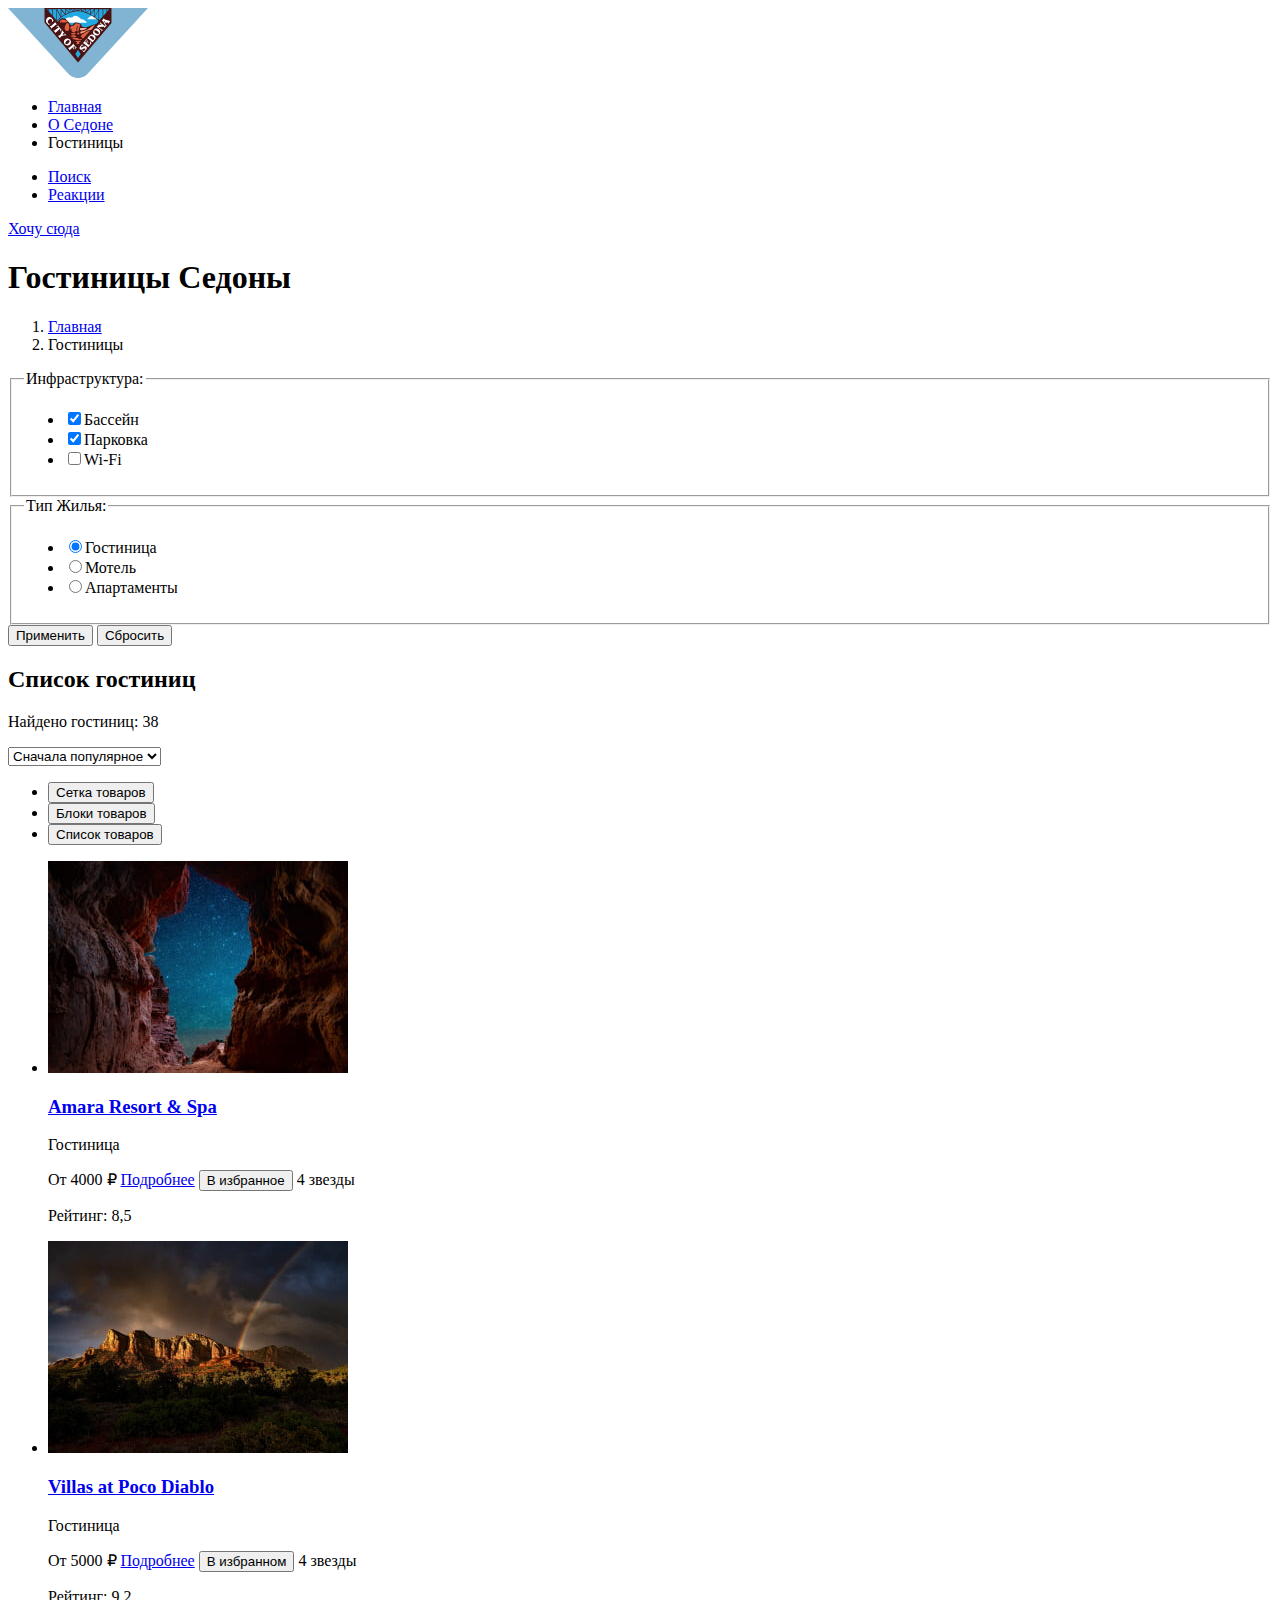
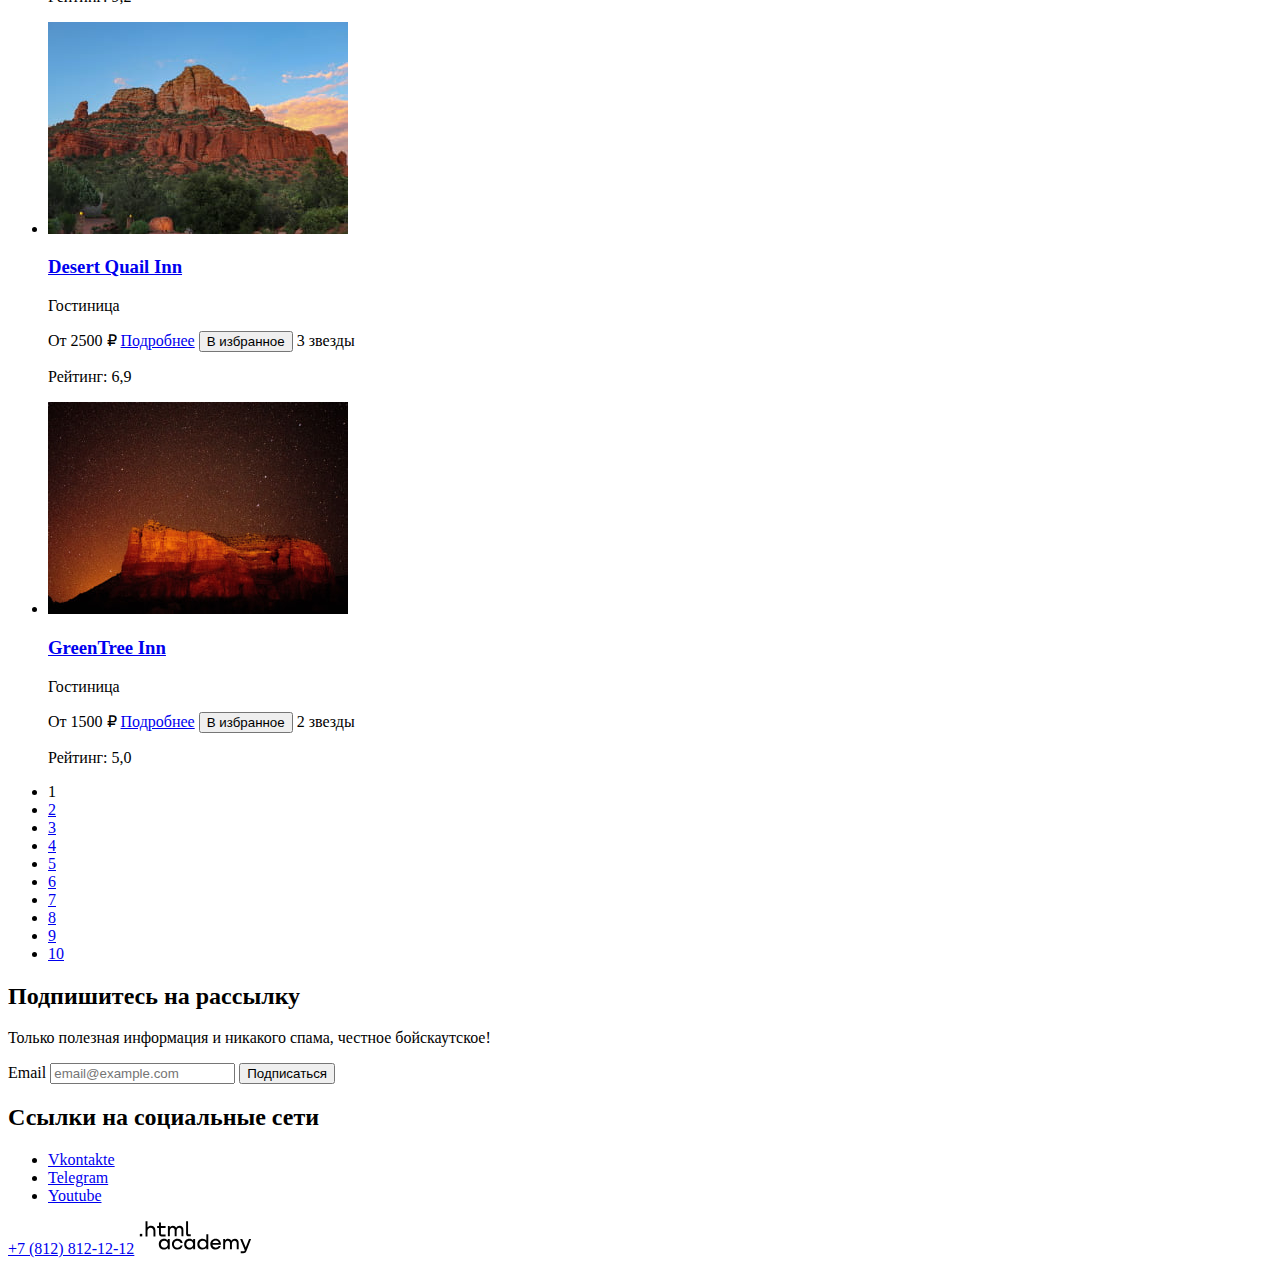
<file: 3/catalog.html>
<!DOCTYPE html>
<html lang="ru">

  <head>
    <meta charset="utf-8" />
    <title>Гостиницы города Седона</title>
    <base href="https://htmlacademy-htmlcss.github.io/2391991-sedona-38/3/">
</head>

  <body>
    <header class="page-header" data-test="header">
      <nav class="navigation">
        <a class="logo-link" href="index.html">
          <img class="logo" src="images/logo.svg" width="140" height="70" alt="Логотип сайта Sedona" />
        </a>

        <ul class="navigation-list">
          <li class="navigation-item">
            <a class="navigation-link" href="index.html">Главная</a>
          </li>
          <li class="navigation-item">
            <a class="navigation-link" href="#">О Седоне</a>
          </li>
          <li class="navigation-item">
            <a class="navigation-link navigation-link-current">Гостиницы</a>
          </li>
        </ul>
        <ul class="navigation-list navigation-user">
          <li class="navigation-item">
            <a class="navigation-link" href="#">
              <span class="visually-hidden" data-test="search"> Поиск </span>
            </a>
          </li>
          <li class="navigation-item">
            <a class="navigation-link" href="#">
              <span class="visually-hidden"> Реакции </span>
            </a>
          </li>
        </ul>

        <div class="batton-navigation-link">
          <a class="navigation-link" href="#">Хочу сюда</a>
        </div>
      </nav>
    </header>

    <main class="main-inner" data-test="main">
      <header class="inner-header" data-test="header">
        <h1 class="inner-header=title">Гостиницы Седоны</h1>
        <ol class="breadcrumbs">
          <li class="breadcrumbs-item">
            <a class="breadcrumbs-link" href="index.html"><span class="visually-hidden">Главная</span></a>
          </li>
          <li class="breadcrumbs-item">
            <a class="breadcrumbs-link">Гостиницы</a>
          </li>
        </ol>
      </header>

      <section class="filter" data-test="filter">
        <form class="catalog-filter" action="https://echo.htmlacademy.ru/" method="get">
          <fieldset class="catalog-filter-group">
            <legend class="catalog-filter-title">Инфраструктура:</legend>
            <ul class="catalog-filter-list">
              <li class="catalog-filter-item">
                <label class="control">
                  <input class="control-input" type="checkbox" name="pool" checked />Бассейн
                </label>
              </li>
              <li class="catalog-filter-item">
                <label class="control">
                  <input class="control-input" type="checkbox" name="parking" checked />Парковка
                </label>
              </li>
              <li class="catalog-filter-item">
                <label class="control">
                  <input class="control-input" type="checkbox" name="wifi" />Wi-Fi
                </label>
              </li>
            </ul>
          </fieldset>

          <fieldset class="catalog-filter-group">
            <legend class="catalog-filter-title">Тип Жилья:</legend>
            <ul class="catalog-filter-list">
              <li class="catalog-filter-item">
                <label class="control">
                  <input class="control-input" type="radio" name="product-group" value="hotel" checked />Гостиница
                </label>
              </li>
              <li class="catalog-filter-item">
                <label class="control">
                  <input class="control-input" type="radio" name="product-group" value="motel" />Мотель
                </label>
              </li>
              <li class="catalog-filter-item">
                <label class="control">
                  <input class="control-input" type="radio" name="product-group" value="apartments" />Апартаменты
                </label>
              </li>
            </ul>
          </fieldset>

          <button class="button" type="submit">Применить</button>
          <button class="button" type="reset">Сбросить</button>
        </form>
      </section>

      <section class="catalog-products" data-test="catalog">
        <header class="products-header" data-test="header">
          <h2 class="visually-hidden">Список гостиниц</h2>
          <p>Найдено гостиниц: 38</p>
          <div class="select-controls">
            <select class="select-control" aria-label="Сортировка">
              <option value="popular">Сначала популярное</option>
              <option value="cheap">Сначала дешёвое</option>
              <option value="expensive">Сначала дорогое</option>
            </select>

            <ul class="buttons-locations">
              <li class="buttons-locations-items">
                <button class="button-location button-net" type="button">
                  <span class="visually-hidden">Сетка товаров</span>
                </button>
              </li>
              <li class="buttons-locations-items">
                <button class="button-location button-net" type="button">
                  <span class="visually-hidden">Блоки товаров</span>
                </button>
              </li>
              <li class="buttons-locations-items">
                <button class="button-location button-net" type="button">
                  <span class="visually-hidden">Список товаров</span>
                </button>
              </li>
            </ul>
          </div>
        </header>

        <section class="products-cards" data-test="catalog">
          <ul class="product-list">
            <li class="product-card">
              <article>
                <a class="product-card-link-img" href="#">
                  <img class="product-card-img" src="images/hotels/hotel-1.jpg" width="300" height="212"
                    alt="Ночное небо: вид из пещеры" />
                </a>
                <a class="product-card-link-title" href="#">
                  <h3 class="product-card-title">Amara Resort & Spa</h3>
                </a>
                <p>Гостиница</p>
                <span class="card-price">От 4000 ₽</span>
                <a class="product-card-button button-more" href="#">Подробнее</a>
                <button class="product-card-button button-favorites">
                  В избранное
                </button>
                <span class="rating-star">4 звезды</span>
                <p class="rating">Рейтинг: 8,5</p>
              </article>
            </li>
            <li class="product-card">
              <article>
                <a class="product-card-link-img" href="#">
                  <img class="product-card-img" src="images/hotels/hotel-2.jpg" width="300" height="212"
                    alt="Вид на холмы с радугой" />
                </a>
                <a class="product-card-link-title" href="#">
                  <h3 class="product-card-title">Villas at Poco Diablo</h3>
                </a>
                <p>Гостиница</p>
                <span class="card-price">От 5000 ₽</span>
                <a class="product-card-button button-more" href="#">Подробнее</a>
                <button class="product-card-button button-favorites button-selected">
                  В избранном
                </button>
                <span class="rating-star">4 звезды</span>
                <p class="rating">Рейтинг: 9,2</p>
              </article>
            </li>
            <li class="product-card">
              <article>
                <a class="product-card-link-img" href="#">
                  <img class="product-card-img" src="images/hotels/hotel-3.jpg" width="300" height="212"
                    alt="Вид на красные горы" />
                </a>
                <a class="product-card-link-title" href="#">
                  <h3 class="product-card-title">Desert Quail Inn</h3>
                </a>
                <p>Гостиница</p>
                <span class="card-price">От 2500 ₽</span>
                <a class="product-card-button button-more" href="#">Подробнее</a>
                <button class="product-card-button button-favorites">
                  В избранное
                </button>
                <span class="rating-star">3 звезды</span>
                <p class="rating">Рейтинг: 6,9</p>
              </article>
            </li>
            <li class="product-card">
              <article>
                <a class="product-card-link-img" href="#">
                  <img class="product-card-img" src="images/hotels/hotel-4.jpg" width="300" height="212"
                    alt="Вид на ночое небо и гору" />
                </a>
                <a class="product-card-link-title" href="#">
                  <h3 class="product-card-title">GreenTree Inn</h3>
                </a>
                <p>Гостиница</p>
                <span class="card-price">От 1500 ₽</span>
                <a class="product-card-button button-more" href="#">Подробнее</a>
                <button class="product-card-button button-favorites">
                  В избранное
                </button>
                <span class="rating-star">2 звезды</span>
                <p class="rating">Рейтинг: 5,0</p>
              </article>
            </li>
          </ul>
        </section>

        <footer class="products-footer" data-test="footer">
          <ul class="pagination">
            <li class="pagination-item pagination-current">
              <a class="pagination-link">1</a>
            </li>
            <li class="pagination-item">
              <a class="pagination-link" href="#">2</a>
            </li>
            <li class="pagination-item">
              <a class="pagination-link" href="#">3</a>
            </li>
            <li class="pagination-item">
              <a class="pagination-link" href="#">4</a>
            </li>
            <li class="pagination-item">
              <a class="pagination-link" href="#">5</a>
            </li>
            <li class="pagination-item">
              <a class="pagination-link" href="#">6</a>
            </li>
            <li class="pagination-item">
              <a class="pagination-link" href="#">7</a>
            </li>
            <li class="pagination-item">
              <a class="pagination-link" href="#">8</a>
            </li>
            <li class="pagination-item">
              <a class="pagination-link" href="#">9</a>
            </li>
            <li class="pagination-item">
              <a class="pagination-link" href="#">10</a>
            </li>
          </ul>
        </footer>
      </section>

      <section class="newsletter" data-test="subscribe">
        <h2 class="newsletter-title">Подпишитесь на рассылку</h2>
        <p class="newsletter-description">
          Только полезная информация и никакого спама, честное бойскаутское!
        </p>
        <form class="newsletter-form" action="https://echo.htmlacademy.ru/" method="post">
          <label class="visually-hidden" for="newsletter-email">Email</label>
          <input class="field" placeholder="email@example.com" type="email" name="newsletter-email"
            id="newsletter-email" required />
          <button class="button newsletter-button" type="submit">
            <span>Подписаться</span>
          </button>
        </form>
      </section>
    </main>

    <footer class="page-footer" data-test="footer">
      <section class="footer-social">
        <h2 class="visually-hidden">Ссылки на социальные сети</h2>
        <ul class="footer-social-list">
          <li class="footer-social-item">
            <a href="https://vk.com/htmlacademy">
              <span class="visually-hidden">Vkontakte</span>
            </a>
          </li>
          <li class="footer-social-item">
            <a href="https://t.me/htmlacademy">
              <span class="visually-hidden">Telegram</span>
            </a>
          </li>
          <li class="footer-social-item">
            <a href="https://www.youtube.com/user/htmlacademyru">
              <span class="visually-hidden">Youtube</span>
            </a>
          </li>
        </ul>
      </section>

      <a class="footer-number" href="tel:+78128121212">+7 (812) 812-12-12</a>

      <a class="footer-link-logo-html" href="https://htmlacademy.ru/">
        <img class="logo-html" src="images/Logo-htmlacademy.svg" width="114.9" height="32.9"
          alt="Логотип .html academy" />
      </a>
    </footer>
  </body>

</html>
</file>
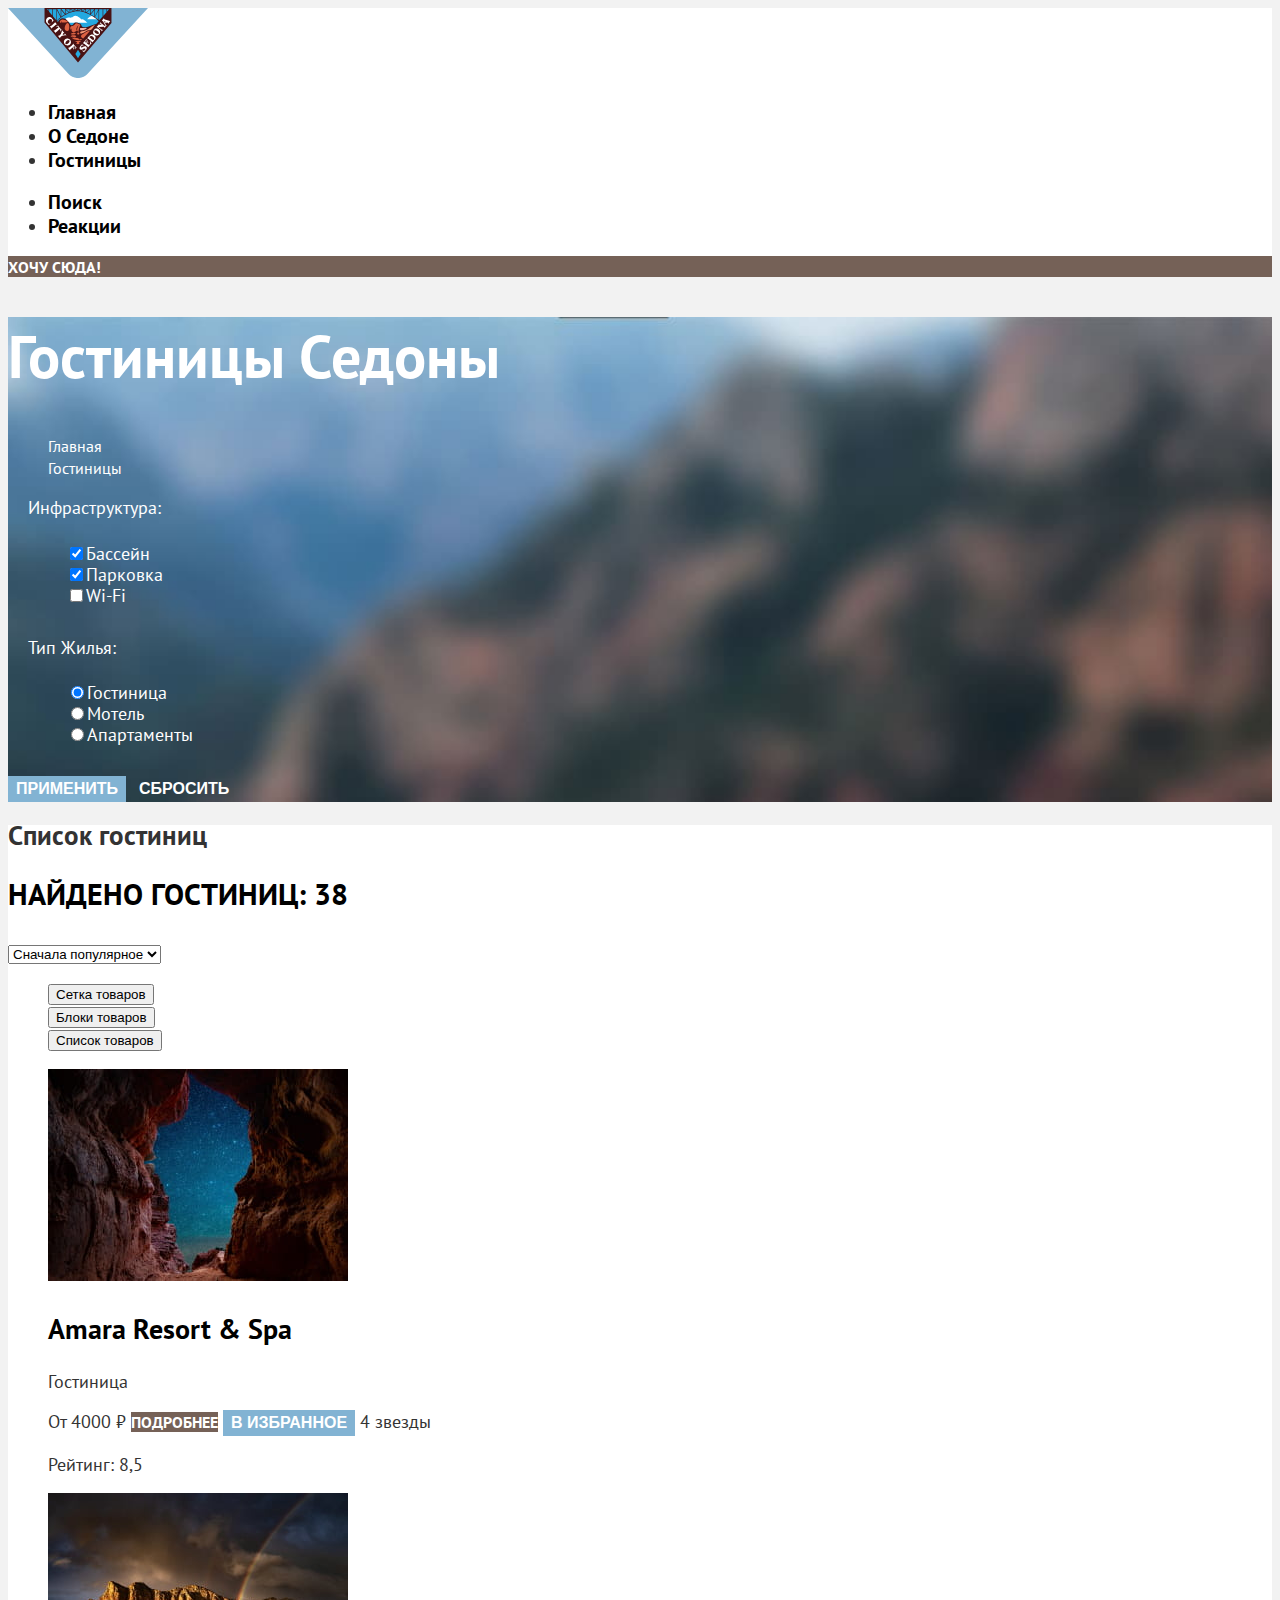
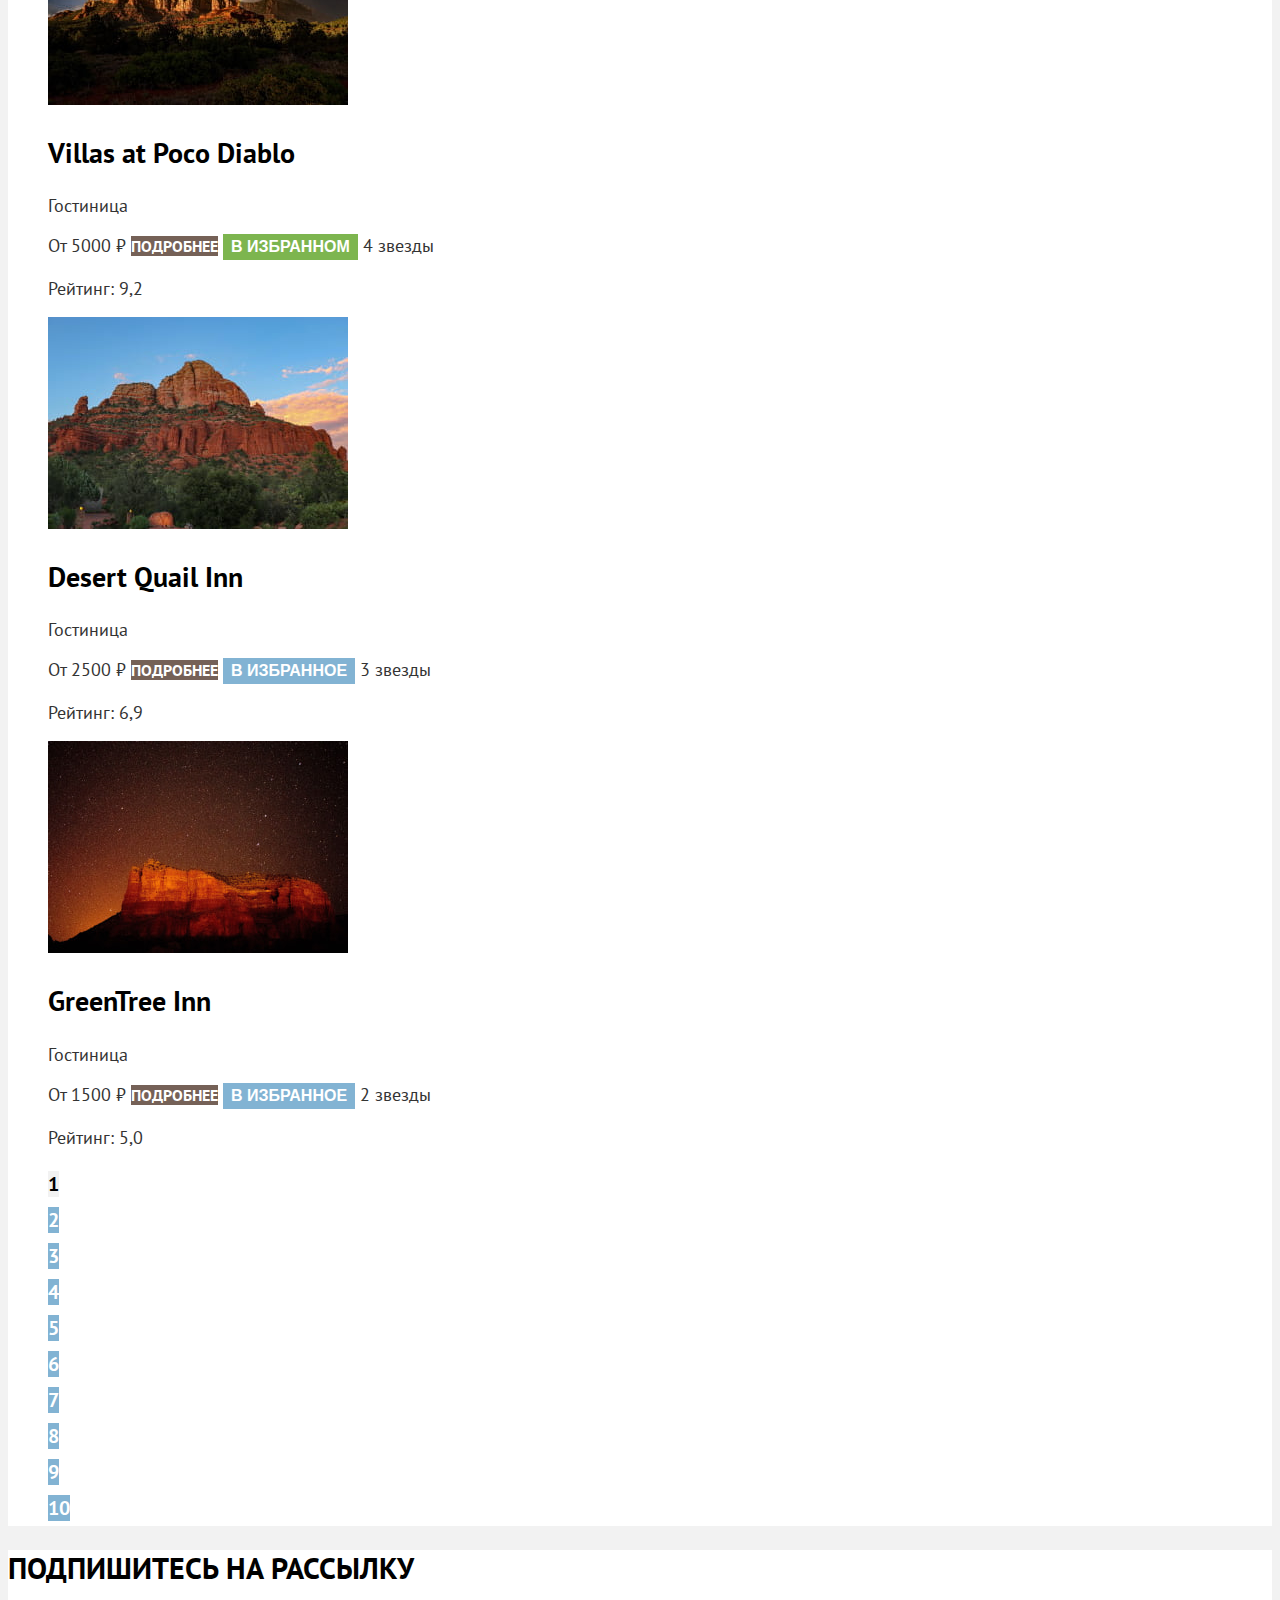
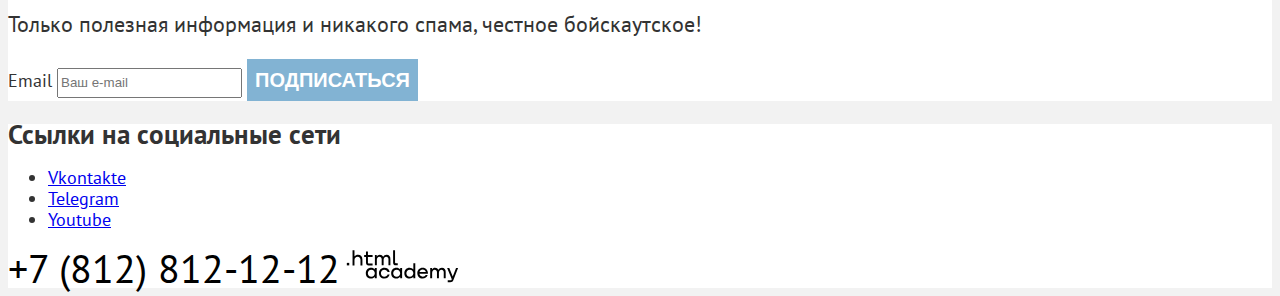
<file: 4/catalog.html>
<!DOCTYPE html>
<html lang="ru">

  <head>
    <meta charset="utf-8" />
    <link rel="stylesheet" href="styles/styles.css">
    <title>Гостиницы города Седона</title>
    <base href="https://htmlacademy-htmlcss.github.io/2391991-sedona-38/4/">
</head>

  <body>
    <header class="page-header" data-test="header">
      <nav class="navigation">
        <a class="logo-link" href="index.html">
          <img class="logo" src="images/logo.svg" width="140" height="70" alt="Логотип сайта Sedona" />
        </a>
        <ul class="navigation-list">
          <li class="navigation-item">
            <a class="navigation-link" href="index.html">Главная</a>
          </li>
          <li class="navigation-item">
            <a class="navigation-link" href="#">О Седоне</a>
          </li>
          <li class="navigation-item">
            <a class="navigation-link navigation-link-current">Гостиницы</a>
          </li>
        </ul>

        <ul class="navigation-list navigation-user">
          <li class="navigation-item">
            <a class="navigation-link" href="#">
              <span class="visually-hidden" data-test="search">Поиск</span>
            </a>
          </li>
          <li class="navigation-item">
            <a class="navigation-link" href="#">
              <span class="visually-hidden">Реакции</span>
            </a>
          </li>
        </ul>

        <div class="button-navigation-link">
          <a class="navigation-link-button" href="#">Хочу сюда!</a>
        </div>
      </nav>
    </header>

    <main class="main-inner" data-test="main">
      <div class="main-background">
        <header class="inner-header" data-test="header">
          <h1 class="inner-header-title">Гостиницы Седоны</h1>
          <ol class="breadcrumbs">
            <li class="breadcrumbs-item">
              <a class="breadcrumbs-link" href="index.html"><span class="visually-hidden">Главная</span></a>
            </li>
            <li class="breadcrumbs-item">
              <a class="breadcrumbs-link">Гостиницы</a>
            </li>
          </ol>
        </header>

        <section class="filter" data-test="filter">
          <form class="catalog-filter" action="https://echo.htmlacademy.ru/" method="get">
            <fieldset class="catalog-filter-group">
              <legend class="catalog-filter-title">Инфраструктура:</legend>
              <ul class="catalog-filter-list">
                <li class="catalog-filter-item">
                  <label class="control">
                    <input class="control-input" type="checkbox" name="pool" checked />Бассейн
                  </label>
                </li>
                <li class="catalog-filter-item">
                  <label class="control">
                    <input class="control-input" type="checkbox" name="parking" checked />Парковка
                  </label>
                </li>
                <li class="catalog-filter-item">
                  <label class="control">
                    <input class="control-input" type="checkbox" name="wifi" />Wi-Fi
                  </label>
                </li>
              </ul>
            </fieldset>

            <fieldset class="catalog-filter-group">
              <legend class="catalog-filter-title">Тип Жилья:</legend>
              <ul class="catalog-filter-list">
                <li class="catalog-filter-item">
                  <label class="control">
                    <input class="control-input" type="radio" name="product-group" value="hotel" checked />Гостиница
                  </label>
                </li>
                <li class="catalog-filter-item">
                  <label class="control">
                    <input class="control-input" type="radio" name="product-group" value="motel" />Мотель
                  </label>
                </li>
                <li class="catalog-filter-item">
                  <label class="control">
                    <input class="control-input" type="radio" name="product-group" value="apartments" />Апартаменты
                  </label>
                </li>
              </ul>
            </fieldset>

            <button class="button-filter-apply" type="submit">Применить</button>
            <button class="button-filter-reset" type="reset">Сбросить</button>
          </form>
        </section>
      </div>

      <section class="catalog-products" data-test="catalog">
        <header class="products-header" data-test="header">
          <h2 class="visually-hidden">Список гостиниц</h2>
          <p class="products-header-description">Найдено гостиниц: 38</p>
          <div class="select-controls">
            <select class="select-control" aria-label="Сортировка">
              <option value="popular">Сначала популярное</option>
              <option value="cheap">Сначала дешёвое</option>
              <option value="expensive">Сначала дорогое</option>
            </select>

            <ul class="buttons-locations">
              <li class="buttons-locations-items">
                <button class="button-location button-net" type="button">
                  <span class="visually-hidden">Сетка товаров</span>
                </button>
              </li>
              <li class="buttons-locations-items">
                <button class="button-location button-net" type="button">
                  <span class="visually-hidden">Блоки товаров</span>
                </button>
              </li>
              <li class="buttons-locations-items">
                <button class="button-location button-net" type="button">
                  <span class="visually-hidden">Список товаров</span>
                </button>
              </li>
            </ul>
          </div>
        </header>

        <section class="products-cards" data-test="catalog">
          <ul class="product-list">
            <li class="product-card">
              <article>
                <a class="product-card-link-img" href="#">
                  <img class="product-card-img" src="images/hotels/hotel-1.jpg" width="300" height="212"
                    alt="Ночное небо: вид из пещеры" />
                </a>
                <a class="product-card-link-title" href="#">
                  <h3 class="product-card-title">Amara Resort & Spa</h3>
                </a>
                <p class="product-card-description">Гостиница</p>
                <span class="card-price">От 4000 ₽</span>
                <a class="product-button-more" href="#">Подробнее</a>
                <button class="product-button-favorites">
                  В избранное
                </button>
                <span class="rating-star">4 звезды</span>
                <p class="rating">Рейтинг: 8,5</p>
              </article>
            </li>
            <li class="product-card">
              <article>
                <a class="product-card-link-img" href="#">
                  <img class="product-card-img" src="images/hotels/hotel-2.jpg" width="300" height="212"
                    alt="Вид на холмы с радугой" />
                </a>
                <a class="product-card-link-title" href="#">
                  <h3 class="product-card-title">Villas at Poco Diablo</h3>
                </a>
                <p class="product-card-description">Гостиница</p>
                <span class="card-price">От 5000 ₽</span>
                <a class="product-button-more" href="#">Подробнее</a>
                <button class="product-button-favorites button-selected">
                  В избранном
                </button>
                <span class="rating-star">4 звезды</span>
                <p class="rating">Рейтинг: 9,2</p>
              </article>
            </li>
            <li class="product-card">
              <article>
                <a class="product-card-link-img" href="#">
                  <img class="product-card-img" src="images/hotels/hotel-3.jpg" width="300" height="212"
                    alt="Вид на красные горы" />
                </a>
                <a class="product-card-link-title" href="#">
                  <h3 class="product-card-title">Desert Quail Inn</h3>
                </a>
                <p class="product-card-description">Гостиница</p>
                <span class="card-price">От 2500 ₽</span>
                <a class="product-button-more" href="#">Подробнее</a>
                <button class="product-button-favorites">
                  В избранное
                </button>
                <span class="rating-star">3 звезды</span>
                <p class="rating">Рейтинг: 6,9</p>
              </article>
            </li>
            <li class="product-card">
              <article>
                <a class="product-card-link-img" href="#">
                  <img class="product-card-img" src="images/hotels/hotel-4.jpg" width="300" height="212"
                    alt="Вид на ночое небо и гору" />
                </a>
                <a class="product-card-link-title" href="#">
                  <h3 class="product-card-title">GreenTree Inn</h3>
                </a>
                <p class="product-card-description">Гостиница</p>
                <span class="card-price">От 1500 ₽</span>
                <a class="product-button-more" href="#">Подробнее</a>
                <button class="product-button-favorites">
                  В избранное
                </button>
                <span class="rating-star">2 звезды</span>
                <p class="rating">Рейтинг: 5,0</p>
              </article>
            </li>
          </ul>
        </section>

        <footer class="products-footer" data-test="footer">
          <ul class="pagination">
            <li class="pagination-item">
              <a class="pagination-link pagination-current">1</a>
            </li>
            <li class="pagination-item">
              <a class="pagination-link" href="#">2</a>
            </li>
            <li class="pagination-item">
              <a class="pagination-link" href="#">3</a>
            </li>
            <li class="pagination-item">
              <a class="pagination-link" href="#">4</a>
            </li>
            <li class="pagination-item">
              <a class="pagination-link" href="#">5</a>
            </li>
            <li class="pagination-item">
              <a class="pagination-link" href="#">6</a>
            </li>
            <li class="pagination-item">
              <a class="pagination-link" href="#">7</a>
            </li>
            <li class="pagination-item">
              <a class="pagination-link" href="#">8</a>
            </li>
            <li class="pagination-item">
              <a class="pagination-link" href="#">9</a>
            </li>
            <li class="pagination-item">
              <a class="pagination-link" href="#">10</a>
            </li>
          </ul>
        </footer>
      </section>

      <section class="newsletter-catalog" data-test="subscribe">
        <h2 class="newsletter-catalog-title">Подпишитесь на рассылку</h2>
        <p class="newsletter-catalog-description">
          Только полезная информация и никакого спама, честное бойскаутское!
        </p>
        <form class="newsletter-catalog-form" action="https://echo.htmlacademy.ru/" method="post">
          <label class="visually-hidden" for="newsletter-email">Email</label>
          <input class="field" placeholder="Ваш e-mail" type="email" name="newsletter-email" id="newsletter-email"
            required />
          <button class="newsletter-catalog-button" type="submit">
            <span>Подписаться</span>
          </button>
        </form>
      </section>
    </main>

    <footer class="page-footer" data-test="footer">
      <section class="footer-social">
        <h2 class="visually-hidden">Ссылки на социальные сети</h2>
        <ul class="footer-social-list">
          <li class="footer-social-item">
            <a href="https://vk.com/htmlacademy">
              <span class="visually-hidden">Vkontakte</span>
            </a>
          </li>
          <li class="footer-social-item">
            <a href="https://t.me/htmlacademy">
              <span class="visually-hidden">Telegram</span>
            </a>
          </li>
          <li class="footer-social-item">
            <a href="https://www.youtube.com/user/htmlacademyru">
              <span class="visually-hidden">Youtube</span>
            </a>
          </li>
        </ul>
      </section>

      <a class="footer-number" href="tel:+78128121212">+7 (812) 812-12-12</a>

      <a class="footer-link-logo-html" href="https://htmlacademy.ru/">
        <img class="logo-html" src="images/Logo-htmlacademy.svg" width="114.9" height="32.9"
          alt="Логотип .html academy" />
      </a>
    </footer>
  </body>

</html>
</file>
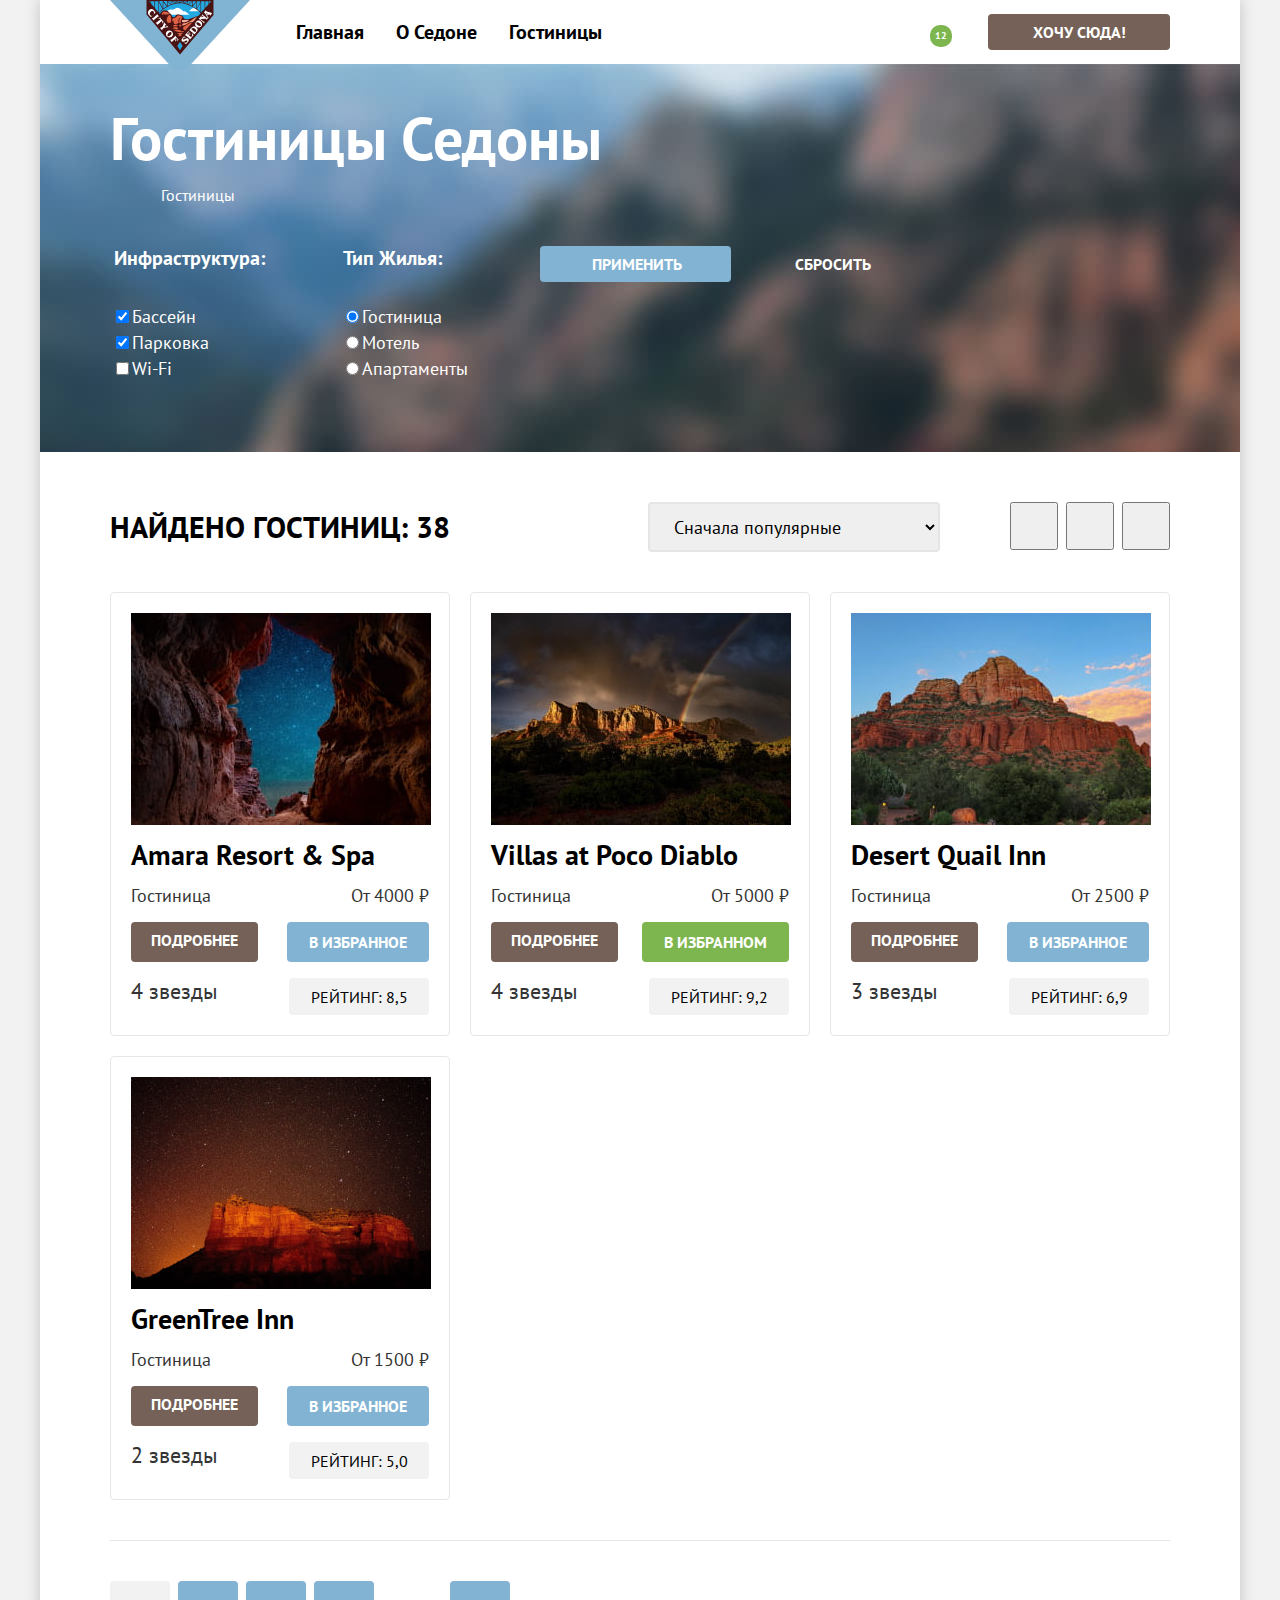
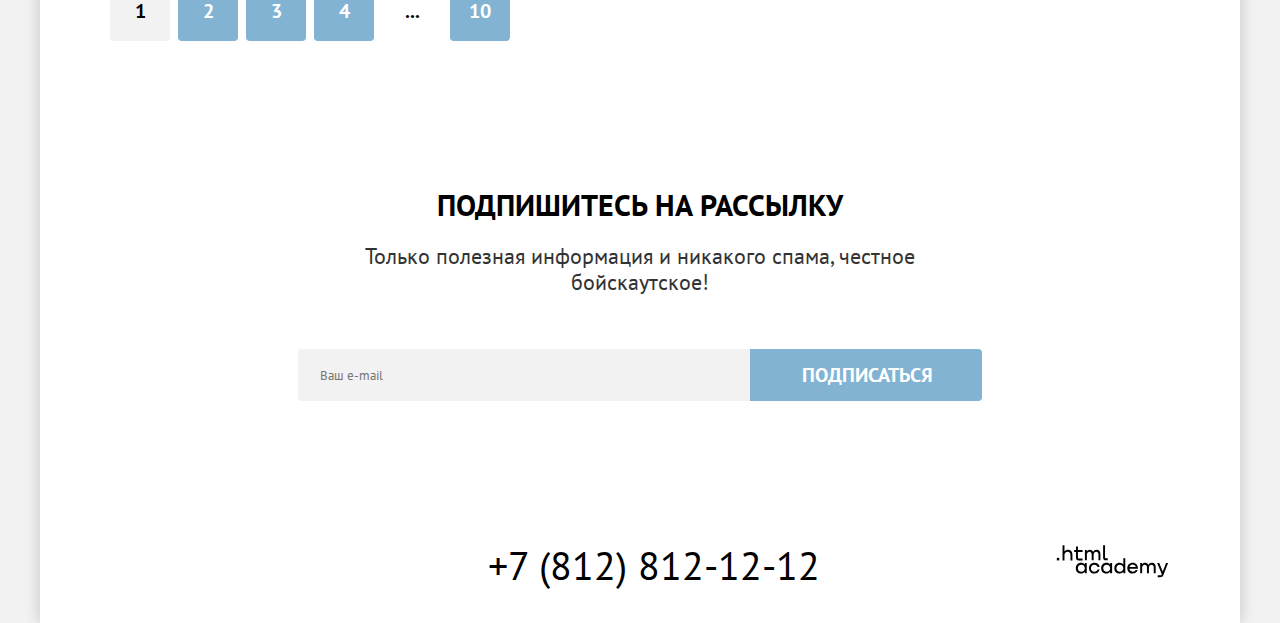
<file: 7/catalog.html>
<!DOCTYPE html>
<html lang="ru">

  <head>
    <meta charset="utf-8" />
    <link rel="stylesheet" href="styles/styles.css">
    <title>Гостиницы города Седона</title>
    <base href="https://htmlacademy-htmlcss.github.io/2391991-sedona-38/7/">
</head>

  <body>
    <div class="page-container">
      <header class="page-header" data-test="header">
        <nav class="navigation">
          <a class="logo-link" href="index.html">
            <img class="logo" src="images/logo.svg" width="140" height="70" alt="Логотип сайта Sedona" />
          </a>
          <ul class="navigation-list">
            <li class="navigation-item">
              <a class="navigation-link" href="index.html">Главная</a>
            </li>
            <li class="navigation-item">
              <a class="navigation-link" href="#">О Седоне</a>
            </li>
            <li class="navigation-item">
              <a class="navigation-link navigation-link-current">Гостиницы</a>
            </li>
          </ul>

          <ul class="navigation-list navigation-user">
            <li class="navigation-item">
              <a class="navigation-link" href="#">
                <span class="visually-hidden" data-test="search">Поиск</span>
              </a>
            </li>
            <li class="navigation-item">
              <a class="navigation-link" href="#">
                <span class="visually-hidden">Реакции</span>
                <span class="navigation-user-value">12</span>
              </a>
            </li>
          </ul>

          <a class="navigation-link-button" href="#">Хочу сюда!</a>

        </nav>
      </header>

      <main class="main-inner main-container" data-test="main">
        <div class="main-background">
          <header class="inner-header" data-test="header">
            <h1 class="inner-header-title">Гостиницы Седоны</h1>
            <ol class="breadcrumbs">
              <li class="breadcrumbs-item">
                <a class="breadcrumbs-link" href="index.html"><span class="visually-hidden">Главная</span></a>
              </li>
              <li class="breadcrumbs-item">
                <a class="breadcrumbs-link">Гостиницы</a>
              </li>
            </ol>
          </header>

          <section class="filter" data-test="filter">
            <form class="catalog-filter" action="https://echo.htmlacademy.ru/" method="get">
              <div class="container-filter">
                <fieldset class="catalog-filter-group">
                  <legend class="catalog-filter-title">Инфраструктура:</legend>
                  <ul class="catalog-filter-list">
                    <li class="catalog-filter-item">
                      <label class="control">
                        <input class="control-input" type="checkbox" name="pool" checked />Бассейн
                      </label>
                    </li>
                    <li class="catalog-filter-item">
                      <label class="control">
                        <input class="control-input" type="checkbox" name="parking" checked />Парковка
                      </label>
                    </li>
                    <li class="catalog-filter-item">
                      <label class="control">
                        <input class="control-input" type="checkbox" name="wifi" />Wi-Fi
                      </label>
                    </li>
                  </ul>
                </fieldset>

                <fieldset class="catalog-filter-group">
                  <legend class="catalog-filter-title">Тип Жилья:</legend>
                  <ul class="catalog-filter-list">
                    <li class="catalog-filter-item">
                      <label class="control">
                        <input class="control-input" type="radio" name="product-group" value="hotel" checked />Гостиница
                      </label>
                    </li>
                    <li class="catalog-filter-item">
                      <label class="control">
                        <input class="control-input" type="radio" name="product-group" value="motel" />Мотель
                      </label>
                    </li>
                    <li class="catalog-filter-item">
                      <label class="control">
                        <input class="control-input" type="radio" name="product-group" value="apartments" />Апартаменты
                      </label>
                    </li>
                  </ul>
                </fieldset>

                <div class="container-button">
                  <button class="button-filter button-apply" type="submit">Применить</button>
                  <button class="button-filter button-reset" type="reset">Сбросить</button>
                </div>
              </div>
            </form>
          </section>
        </div>

        <section class="catalog-products" data-test="catalog">
          <header class="products-header" data-test="header">
            <h2 class="visually-hidden">Список гостиниц</h2>
            <p class="products-header-description">Найдено гостиниц: 38</p>
            <select class="select-control" aria-label="Сортировка">
              <option value="popular">Сначала популярные</option>
              <option value="cheap">Сначала дешевые</option>
              <option value="expensive">Сначала дорогие</option>
            </select>

            <div class="container-location">
              <ul class="buttons-locations">
                <li class="buttons-locations-items">
                  <button class="button-location button-net button-net-active" type="button">
                    <span class="visually-hidden">Сетка товаров</span>
                  </button>
                </li>
                <li class="buttons-locations-items">
                  <button class="button-location button-net" type="button">
                    <span class="visually-hidden">Блоки товаров</span>
                  </button>
                </li>
                <li class="buttons-locations-items">
                  <button class="button-location button-net" type="button">
                    <span class="visually-hidden">Список товаров</span>
                  </button>
                </li>
              </ul>
            </div>
          </header>

          <section class="products-cards" data-test="catalog">
            <ul class="product-list">
              <li class="product-card">
                <article class="card-container">
                  <a class="product-card-link-img" href="#">
                    <img class="product-card-img" src="images/hotels/hotel-1.jpg" width="300" height="212"
                      alt="Ночное небо: вид из пещеры" />
                  </a>
                  <div class="product-card-container">
                    <a class="product-card-link-title" href="#">
                      <h3 class="product-card-title">Amara Resort & Spa</h3>
                    </a>
                    <div class="product-card-container-description">
                      <p class="product-card-description">Гостиница</p>
                      <span class="card-price">От 4000 ₽</span>
                    </div>
                    <div class="product-button-container">
                      <a class="product-button product-button-more-link" href="#">Подробнее</a>
                      <button class="product-button product-button-favorites" type="button">
                        В избранное
                      </button>
                    </div>
                    <div class="rating-container">
                      <span class="rating-star">4 звезды</span>
                      <button class="rating">Рейтинг: 8,5</button>
                    </div>
                  </div>
                </article>
              </li>
              <li class="product-card">
                <article class="card-container">
                  <a class="product-card-link-img" href="#">
                    <img class="product-card-img" src="images/hotels/hotel-2.jpg" width="300" height="212"
                      alt="Вид на холмы с радугой" />
                  </a>
                  <div class="product-card-container">
                    <a class="product-card-link-title" href="#">
                      <h3 class="product-card-title">Villas at Poco Diablo</h3>
                    </a>
                    <div class="product-card-container-description">
                      <p class="product-card-description">Гостиница</p>
                      <span class="card-price">От 5000 ₽</span>
                    </div>
                    <div class="product-button-container">
                      <a class="product-button product-button-more-link" href="#">Подробнее</a>
                      <button class="product-button product-button-favorites button-selected" type="button">
                        В избранном
                      </button>
                    </div>
                    <div class="rating-container">
                      <span class="rating-star">4 звезды</span>
                      <button class="rating">Рейтинг: 9,2</button>
                    </div>
                  </div>
                </article>
              </li>
              <li class="product-card">
                <article class="card-container">
                  <a class="product-card-link-img" href="#">
                    <img class="product-card-img" src="images/hotels/hotel-3.jpg" width="300" height="212"
                      alt="Вид на красные горы" />
                  </a>
                  <div class="product-card-container">
                    <a class="product-card-link-title" href="#">
                      <h3 class="product-card-title">Desert Quail Inn</h3>
                    </a>
                    <div class="product-card-container-description">
                      <p class="product-card-description">Гостиница</p>
                      <span class="card-price">От 2500 ₽</span>
                    </div>
                    <div class="product-button-container">
                      <a class="product-button product-button-more-link" href="#">Подробнее</a>
                      <button class="product-button product-button-favorites" type="button">
                        В избранное
                      </button>
                    </div>
                    <div class="rating-container">
                      <span class="rating-star">3 звезды</span>
                      <button class="rating">Рейтинг: 6,9</button>
                    </div>
                  </div>
                </article>
              </li>
              <li class="product-card">
                <article class="card-container">
                  <a class="product-card-link-img" href="#">
                    <img class="product-card-img" src="images/hotels/hotel-4.jpg" width="300" height="212"
                      alt="Вид на ночое небо и гору" />
                  </a>
                  <div class="product-card-container">
                    <a class="product-card-link-title" href="#">
                      <h3 class="product-card-title">GreenTree Inn</h3>
                    </a>
                    <div class="product-card-container-description">
                      <p class="product-card-description">Гостиница</p>
                      <span class="card-price">От 1500 ₽</span>
                    </div>
                    <div class="product-button-container">
                      <a class="product-button product-button-more-link" href="#">Подробнее</a>
                      <button class="product-button product-button-favorites" type="button">
                        В избранное
                      </button>
                    </div>
                    <div class="rating-container">
                      <span class="rating-star">2 звезды</span>
                      <button class="rating">Рейтинг: 5,0</button>
                    </div>
                  </div>
                </article>
              </li>
            </ul>
          </section>

          <footer class="products-footer" data-test="footer">
            <ul class="pagination">
              <li class="pagination-item">
                <a class="pagination-link pagination-current">1</a>
              </li>
              <li class="pagination-item">
                <a class="pagination-link" href="#">2</a>
              </li>
              <li class="pagination-item">
                <a class="pagination-link" href="#">3</a>
              </li>
              <li class="pagination-item">
                <a class="pagination-link" href="#">4</a>
              </li>
              <li class="pagination-item">
                <a class="pagination-link pagination-share" href="#">...</a>
              </li>
              <li class="pagination-item">
                <a class="pagination-link" href="#">10</a>
              </li>
            </ul>
          </footer>
        </section>

        <section class="newsletter-catalog" data-test="subscribe">
          <div class="newsletter-container">
            <h2 class="newsletter-catalog-title">Подпишитесь на рассылку</h2>
            <p class="newsletter-catalog-description">
              Только полезная информация и никакого спама, честное бойскаутское!
            </p>
            <form class="newsletter-form" action="https://echo.htmlacademy.ru/" method="post">
              <label class="visually-hidden" for="newsletter-email">Email</label>
              <input class="field" placeholder="Ваш e-mail" type="email" name="newsletter-email" id="newsletter-email"
                required />
              <button class="newsletter-button" type="button">
                <span>Подписаться</span>
              </button>
            </form>
          </div>
        </section>
      </main>

      <footer class="page-footer" data-test="footer">
        <div class="footer-container">
          <section class="footer-social">
            <h2 class="visually-hidden">Ссылки на социальные сети</h2>
            <ul class="footer-social-list">
              <li class="footer-social-item">
                <a class="footer-link-vk" href="https://vk.com/htmlacademy">
                  <span class="visually-hidden">Vkontakte</span>
                </a>
              </li>
              <li class="footer-social-item">
                <a class="footer-link-tg" href="https://t.me/htmlacademy">
                  <span class="visually-hidden">Telegram</span>
                </a>
              </li>
              <li class="footer-social-item">
                <a class="footer-link-yt" href="https://www.youtube.com/user/htmlacademyru">
                  <span class="visually-hidden">Youtube</span>
                </a>
              </li>
            </ul>
          </section>
          <section class="footer-contacts">
            <h2 class="visually-hidden">Номера телефонов</h2>
            <a class="footer-number" href="tel:+78128121212">+7 (812) 812-12-12</a>
          </section>
          <section class="footer-partner">
            <h2 class="visually-hidden">Разработчик</h2>
            <a class="footer-link-logo-html" href="https://htmlacademy.ru/">
              <img class="logo-html" src="images/Logo-htmlacademy.svg" width="114.9" height="32.9"
                alt="Логотип .html academy" />
            </a>
          </section>
        </div>
      </footer>
    </div>
  </body>

</html>
</file>
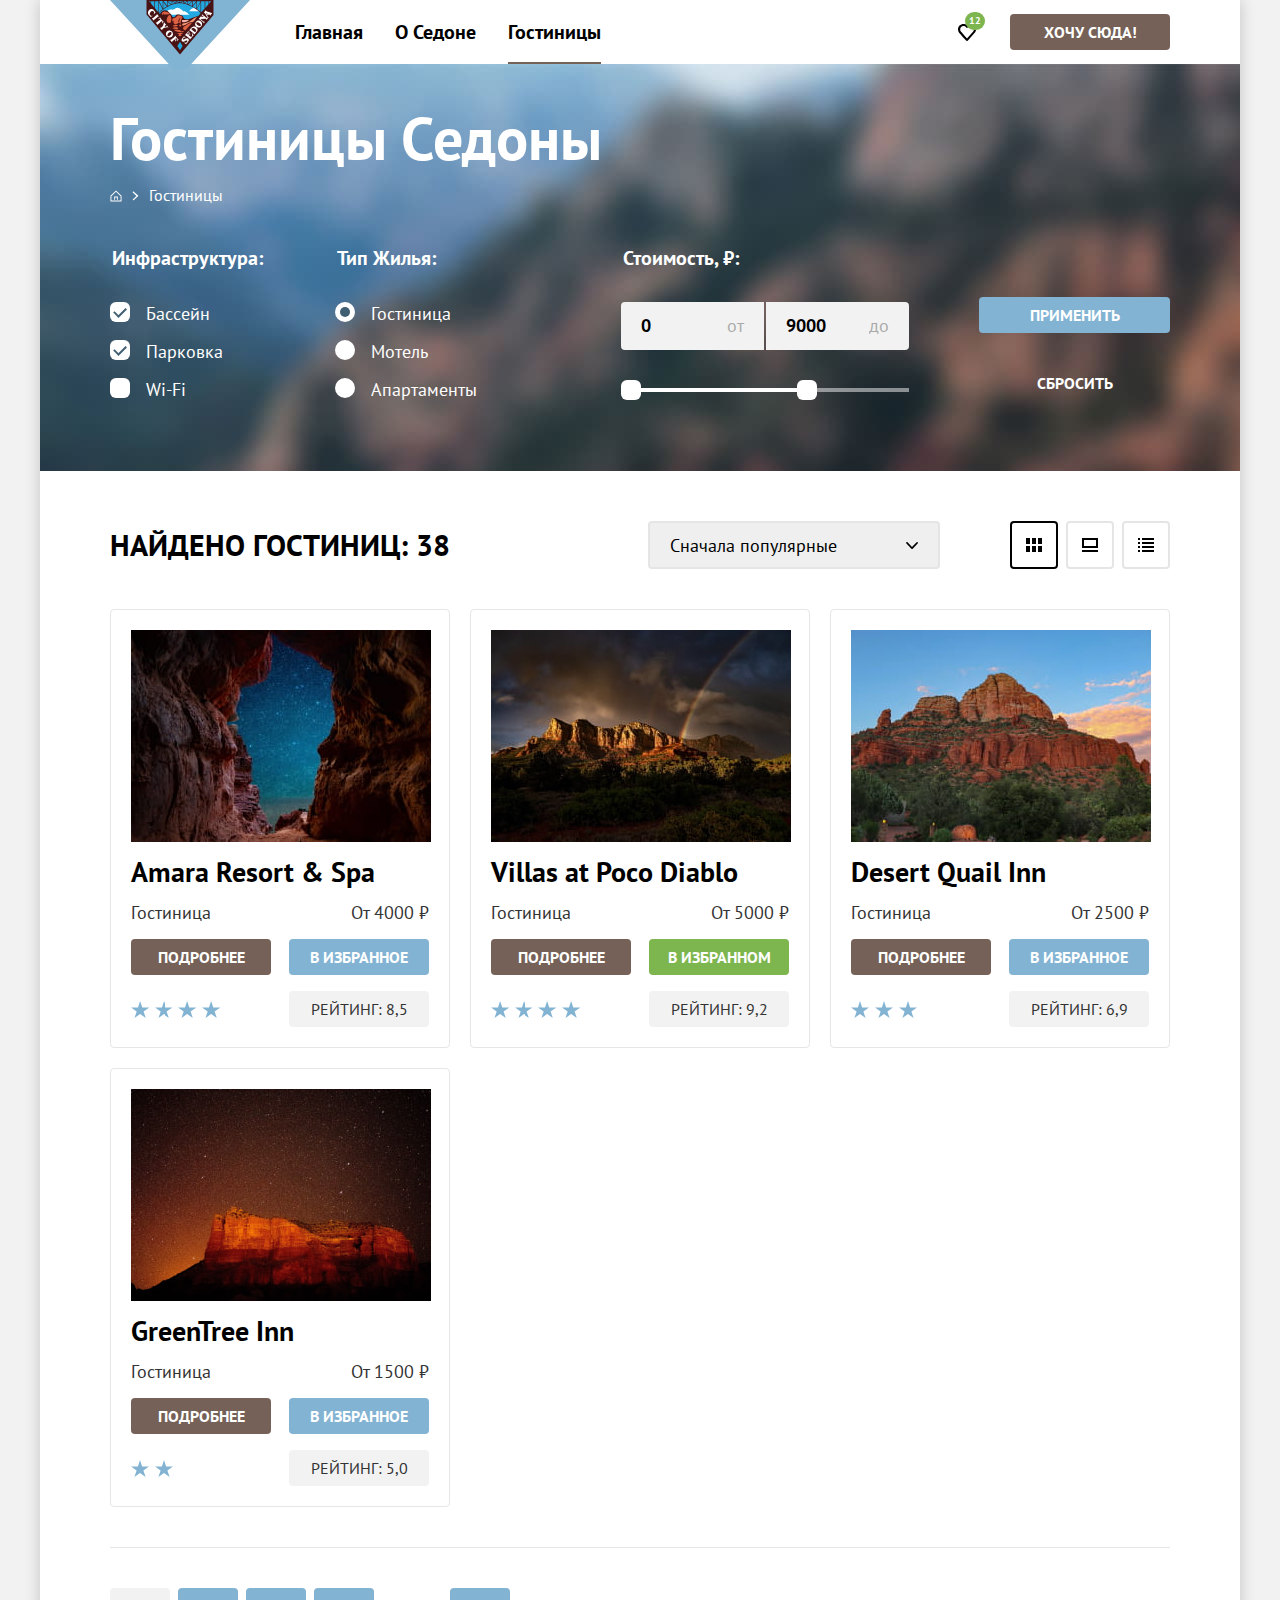
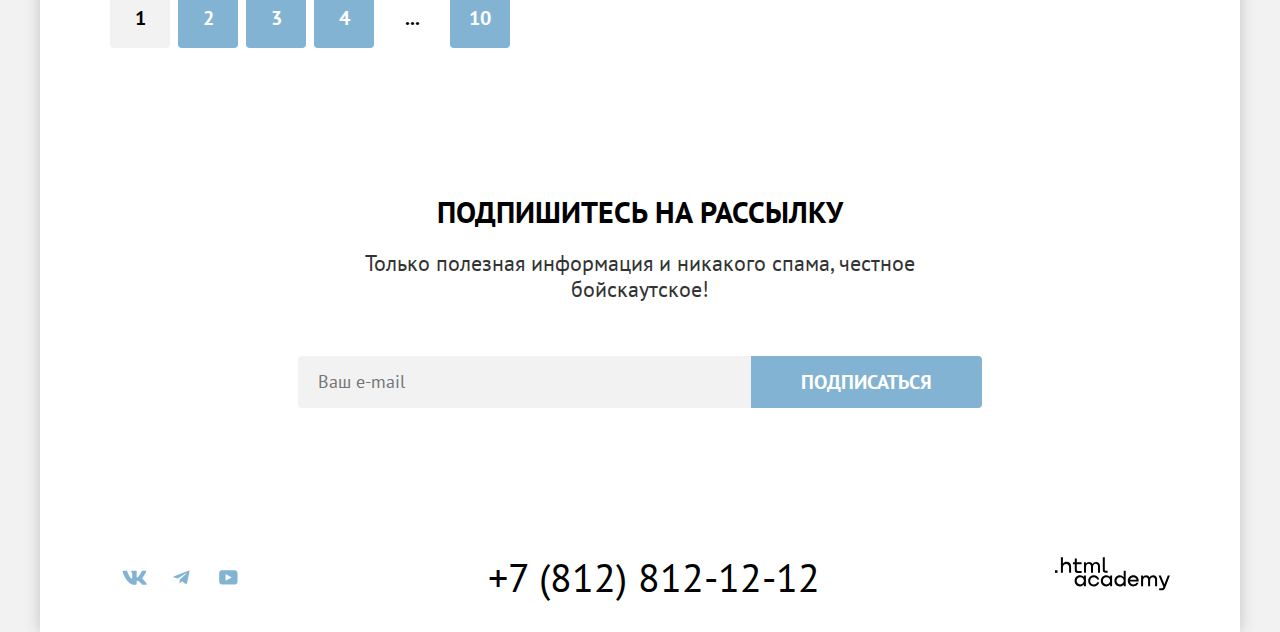
<file: 9/catalog.html>
<!DOCTYPE html>
<html lang="ru">

  <head>
    <meta charset="utf-8" />
    <link rel="stylesheet" href="styles/styles.css">
    <title>Гостиницы города Седона</title>
    <base href="https://htmlacademy-htmlcss.github.io/2391991-sedona-38/9/">
</head>

  <body>
    <div class="page-container">
      <header class="page-header" data-test="header">
        <nav class="navigation">
          <a class="logo-link" href="index.html">
            <svg class="logo" xmlns="http://www.w3.org/2000/svg" width="140" height="70" viewBox="0 0 140 70"
              fill="none">
              <g clip-path="url(#clip0_91815_29)">
                <path d="M140 0H0L60.3623 65.7C65.6377 71.5 74.3623 71.5 79.6377 65.7L140 0Z" fill="#81B3D3" />
                <path d="M37.2318 0.5L69.797 38.4L102.261 0.7L37.2318 0.5Z" fill="#23A9E1" />
                <path
                  d="M61.9856 14.6999H79.5363C78.2175 13.8999 75.0725 10.0999 73.4494 11.4999C73.3479 11.5999 68.4783 5.79992 65.3334 8.59992C62.5943 11.0999 61.2754 8.29992 58.232 10.1999C54.5798 12.5999 60.2609 13.8999 61.9856 14.6999ZM89.0725 11.1999L79.1305 11.2999C83.087 6.79992 84.8117 7.29992 89.0725 11.1999Z"
                  fill="white" />
                <path
                  d="M99.0145 3.6V1.2H101.145L99.0145 3.6ZM49.1014 13C49.2029 13.1 51.5362 10.6 55.2898 8.1C58.7391 5.8 64.0145 3.2 69.8985 3.2C75.7826 3.2 81.1594 5.9 84.6087 8.2C88.3623 10.6 90.6956 13 90.7971 13.1L88.2609 16.1C83.6956 16.7 80.4493 20 75.9855 19.3C73.7536 18.9 73.6522 17.7 73.0435 16.4C72.5362 15.4 71.7246 15.6 70.7101 15.2C69.7971 14.8 69.1884 14.1 67.2609 14.5C65.6377 14.9 65.4348 17.4 63.3043 17.3C62.1884 17.2 62.0869 15.7 60.4638 13.7C56.3043 8.8 52.5107 9.41045 49.873 13.9104L49.1014 13ZM40.5797 1.2V3.1L38.9565 1.2H40.5797ZM95.2609 1.2H98.5072V4.2L95.2609 8V1.2ZM91.1014 12.6V1.2H94.6522V8.6L91.1014 12.6ZM90.5942 2.2V12.1C89.4783 11 88.2609 10 86.942 9.1L90.5942 2.2ZM86.4348 1.9V8.7C85.9275 8.4 85.5217 8 84.913 7.7C84.2029 7.3 83.4927 6.8 82.6812 6.4L86.4348 1.9ZM81.971 1.7V6C80.9565 5.5 79.8406 5 78.8261 4.5L81.971 1.7ZM82.5797 1.2H86.3333L82.5797 5.8V1.2ZM86.942 1.2H90.5942L86.942 8.3V1.2ZM78.0145 1.2H81.971L78.4203 4.3C78.3188 4.3 78.2174 4.2 78.1159 4.2L78.0145 1.2ZM77.5072 1.6V4C76.4927 3.6 75.4783 3.3 74.3623 3.1L77.5072 1.6ZM73.2464 1.6V2.9C72.5362 2.8 71.8261 2.7 71.0145 2.6L73.2464 1.6ZM66.3478 1.6L68.5797 2.6C67.7681 2.6 67.058 2.7 66.3478 2.9V1.6ZM62.1884 1.6L65.3333 3.1C64.2174 3.3 63.2029 3.6 62.1884 4V1.6ZM65.8406 2.8L62.4927 1.2H65.8406V2.8ZM69.3913 2.4L66.5507 1.1H69.3913V2.4ZM70.1014 1.2H73.0435L70.1014 2.5V1.2ZM73.8551 1.2H77.1014L73.8551 2.8V1.2ZM61.2754 4.3L57.7246 1.2H61.6812V4.2L61.2754 4.3ZM57.6232 1.7L60.7681 4.4C59.6522 4.8 58.6377 5.3 57.6232 5.9V1.7ZM53.2609 1.9L56.913 6.4C55.5942 7.1 54.3768 7.9 53.2609 8.8V1.9ZM49 2.2L52.6522 9.2C51.3333 10.2 50.1159 11.2 49 12.4V2.2ZM52.7536 8.2L49.1014 1.1H52.7536V8.2ZM57.1159 5.7L53.3623 1.1H57.1159V5.7ZM44.3333 7.5L41.0869 3.7V1.2H44.3333V7.5ZM44.942 1.2H48.4927V12.4L44.942 8.2V1.2ZM36.5217 0V14.6L70 54.5L103.478 15V0H36.5217Z"
                  fill="#491213" />
                <path d="M67.3623 46L70 41.8L72.6376 46L70 50.2001L67.3623 46Z" fill="#23A9E1" />
                <path
                  d="M75.2753 30.6C71.826 28.6 72.6376 27.1 75.4782 25.7C76.9999 25 80.3478 22.3 81.6666 23.2L75.2753 30.6ZM72.942 33.1C70.913 33 68.5796 32.7 66.5507 33.2C67.768 33.5 70.8115 34.4 67.9709 35.1C68.9854 36.5 70.6086 36.4 71.6231 35.2C71.2173 35 70.913 34.7 70.6086 34.5C71.7246 34.2 72.7391 33.6 72.942 33.1ZM74.1593 31.5C73.2463 30.7 72.2318 30.7 71.4202 31.5C70.2028 29.4 65.942 30.1 63.913 29.8C65.0289 32.4 73.6521 32.9 74.1593 31.5ZM67.2608 29.3C65.6376 28.8 60.3622 28.9 63.8115 27.5C64.9275 27.1 70.6086 27.6 67.2608 29.3ZM69.2898 26.3C68.7825 25.2 69.6956 23.9 71.0144 24.9C72.2318 25.7 70.4057 26.9 69.2898 26.3ZM66.3478 26.4C64.0144 27.1 60.9709 25.6 64.7246 24.9C67.0579 24.4 69.4927 25.4 66.3478 26.4C66.4492 26.4 66.2463 26.4 66.3478 26.4ZM63.7101 20.2C63.2028 21.8 62.1883 22.1 62.2898 20.2C62.3912 17.9 63.913 18.5 65.5362 17.6C66.855 16.9 67.5651 14.2 69.8985 15.8C70.913 16.5 72.1304 15.9 72.4347 17C72.4347 16.9 69.4927 23.7 71.1159 23.7C67.8695 23.7 69.2898 19.9 70.5072 17.3C69.2898 17.9 67.3622 21.6 68.9854 22.3C68.1738 23.4 65.5362 24.9 64.2173 23.8C63.1014 22.8 63.7101 21.5 63.7101 20.2ZM59.6521 23C53.9709 23 57.826 14.4 59.7536 14.9C61.9854 15.6 61.6811 23.1 59.6521 23ZM53.3622 14.8C50.7246 14.7 51.8405 12.2 53.6666 11.7C55.3912 11.2 58.942 12.8 60.1593 13.9C58.3333 14.5 55.9999 14.4 53.9709 14.5C53.768 12.5 53.2608 13.2 53.3622 14.8Z"
                  fill="#DC6243" />
                <path
                  d="M72.8406 25.8001C69.8986 22.8001 77.203 23.1001 78.4203 22.0001C79.2319 22.3001 85.5218 16.6001 87.0435 17.0001C85.9276 18.3001 83.5943 22.3001 81.9711 22.3001C80.6522 22.3001 79.3334 22.1001 78.3189 23.0001C76.7971 24.4001 74.3624 25.1001 72.8406 25.8001Z"
                  fill="#F49774" />
                <path
                  d="M73.7537 22.2C72.1305 23.1 70.6088 19.7 73.4494 20C75.2754 20.2 77.203 19.8 78.9276 20.1C77.6088 21.6 75.7827 22.4 73.7537 22.2Z"
                  fill="#F4B1A4" />
                <path
                  d="M51.8406 20.9001C52.145 21.3001 52.4493 21.7001 52.3479 22.3001C52.3479 22.7001 51.7392 23.3001 52.145 23.5001L53.6667 21.7001C53.2609 21.6001 50.116 17.9001 50.116 17.5001L47.9856 18.6001C48.087 19.0001 48.7971 18.6001 49.2029 18.6001C49.7102 18.6001 50.116 19.0001 50.5218 19.3001C49.4058 20.2001 46.6667 22.6001 46.3624 22.6001C46.2609 22.6001 45.6522 22.2001 45.6522 22.6001C45.6522 22.8001 46.2609 23.3001 46.3624 23.4001L47.7827 25.1001C48.1885 24.9001 47.6812 24.6001 47.8841 24.3001C47.9856 24.1001 51.1305 21.6001 51.8406 20.9001ZM48.3914 16.4001C48.6957 16.3001 48.7971 16.7001 49 16.4001L47.3769 14.5001C47.174 14.2001 46.8696 13.9001 46.8696 14.5001C46.9711 14.9001 42.8116 18.2001 42.6087 18.3001C42.3044 18.4001 42.1015 18.0001 41.8986 18.4001C42.4058 19.0001 42.8116 19.5001 43.3189 20.1001C43.5218 20.3001 43.6232 20.5001 43.8261 20.7001C44.029 20.9001 43.9276 20.3001 43.9276 20.3001C43.8261 20.0001 44.2319 19.7001 44.5363 19.5001C45.5508 18.5001 48.087 16.4001 48.3914 16.4001ZM42.6087 15.8001C41.4928 16.1001 40.174 15.7001 39.8696 14.5001C39.4638 13.3001 40.2754 12.1001 41.1884 11.4001C42.1015 10.7001 43.5218 10.8001 44.029 11.9001C44.2319 12.4001 44.1305 13.0001 43.9276 13.5001C43.8261 13.8001 43.5218 14.1001 43.9276 14.3001C44.5363 13.6001 45.0435 12.9001 45.6522 12.2001C44.9421 11.8001 44.6377 11.1001 44.1305 10.5001C43.5218 9.80008 42.8116 9.10008 41.7971 9.00008C39.8696 8.70008 38.145 10.7001 37.9421 12.4001C37.8406 13.3001 38.145 14.2001 38.7537 15.0001C39.2609 15.6001 39.9711 16.1001 40.3769 16.8001C40.5798 16.9001 42.2029 16.1001 42.5073 16.0001C42.7102 16.0001 42.6087 15.9001 42.6087 15.8001C42.6087 15.8001 42.1015 16.0001 42.6087 15.8001ZM68.4783 39.4001C67.7682 38.9001 65.8406 36.4001 65.4348 35.9001L65.2319 35.6001L65.029 35.7001C64.9276 35.8001 65.1305 36.1001 65.029 36.3001C64.5218 37.1001 61.2754 39.5001 61.0725 39.7001C60.6667 39.9001 60.2609 39.6001 60.058 39.9001C60.5653 40.5001 61.8841 42.2001 62.087 42.2001C62.3913 42.2001 62.1884 41.7001 62.1884 41.6001C62.2899 41.4001 63.9131 40.0001 64.5218 39.5001C64.7247 39.3001 64.9276 39.8001 65.1305 40.0001C65.3334 40.3001 65.4348 40.7001 65.3334 41.0001C65.2319 41.2001 64.8261 41.6001 65.1305 41.8001C65.5363 41.3001 66.6522 40.0001 66.8551 39.8001C67.058 39.6001 66.4493 39.8001 66.5508 39.7001C66.3479 39.8001 66.0435 39.9001 65.8406 39.7001C65.7392 39.7001 65.1305 39.0001 65.2319 38.9001C65.5363 38.7001 65.8406 38.3001 66.2464 38.2001C66.8551 38.1001 67.2609 39.2001 67.3624 39.6001C67.4638 40.0001 67.4638 40.4001 67.2609 40.7001C67.1595 41.0001 66.9566 41.2001 67.2609 41.3001L68.6812 39.4001C68.6812 39.5001 68.5798 39.5001 68.4783 39.4001C68.5798 39.5001 68.3769 39.4001 68.4783 39.4001ZM59.145 30.5001C58.4348 30.5001 57.7247 30.8001 57.116 31.3001C55.6957 32.5001 55.4928 34.6001 56.6087 36.1001C57.9276 37.8001 60.058 38.0001 61.7827 36.8001C63.2029 35.6001 63.4058 33.5001 62.2899 32.0001C61.4783 31.0001 60.2609 30.5001 59.145 30.5001ZM60.3624 31.9001C61.2754 31.8001 61.8841 32.7001 61.4783 33.7001C61.0725 34.7001 60.058 35.7001 59.0435 36.1001C57.8261 36.6001 57.0145 35.6001 57.5218 34.4001C57.9276 33.4001 58.9421 32.4001 59.9566 32.0001C60.058 32.0001 60.1595 31.9001 60.3624 31.9001ZM57.5218 27.3001C57.8261 27.3001 58.1305 27.7001 58.3334 27.3001L56.9131 25.6001C56.5073 25.8001 56.9131 26.0001 56.8116 26.2001C56.6087 26.5001 55.087 26.7001 54.6812 26.8001C54.7827 26.4001 55.2899 25.1001 55.4928 25.0001C55.8986 24.7001 56.1015 25.3001 56.3044 24.9001L54.4783 22.8001C54.2754 22.6001 54.0725 22.1001 53.8696 22.4001C53.8696 22.4001 53.8696 23.4001 53.7682 23.5001C53.6667 23.7001 53.1595 25.9001 52.5508 26.4001C52.2464 26.7001 51.029 27.7001 50.7247 27.8001C50.4203 27.9001 50.2174 27.4001 49.9131 27.8001L51.5363 29.7001C51.6377 29.8001 51.9421 30.3001 52.0435 30.3001C52.3479 30.4001 52.0435 29.7001 52.145 29.6001C52.2464 29.3001 53.7682 27.8001 54.4783 27.7001C55.3913 27.5001 56.5073 27.2001 57.5218 27.3001C57.7247 27.3001 57.3189 27.3001 57.5218 27.3001ZM82.0725 34.0001C82.174 34.4001 82.2754 34.9001 82.174 35.3001C82.0725 35.9001 81.5653 37.2001 80.7537 36.8001C79.9421 36.4001 79.3334 35.7001 78.6232 35.1001C79.1305 34.5001 79.6377 34.0001 80.5508 34.3001C80.7537 34.4001 80.9566 34.3001 80.7537 34.1001C80.4493 33.9001 78.7247 32.8001 78.6232 32.9001C78.4203 33.1001 78.9276 33.5001 78.7247 33.9001C78.6232 34.2001 78.3189 34.4001 78.116 34.7001C77.6087 34.3001 76.8986 33.9001 77.4058 33.2001C77.8116 32.8001 78.2174 32.4001 78.8261 32.3001C79.2319 32.2001 80.0435 32.6001 80.145 32.2001C79.4348 31.9001 78.7247 31.5001 78.0145 31.2001C78.116 31.7001 75.7827 34.1001 75.2754 34.7001C75.174 34.8001 74.8696 35.1001 74.8696 35.2001C74.8696 35.5001 75.2754 35.3001 75.2754 35.3001C75.5798 35.2001 79.7392 38.6001 79.8406 38.9001C79.9421 39.1001 79.7392 39.3001 79.8406 39.4001C79.8406 39.4001 79.9421 39.5001 80.0435 39.5001C80.3479 39.2001 82.9856 35.6001 83.5942 35.5001C83.087 34.7001 82.5798 33.9001 82.0725 33.1001C81.6667 33.3001 81.9711 33.8001 82.0725 34.0001ZM78.0145 38.4001C76.6957 37.5001 74.3624 39.2001 73.9566 39.4001C73.2464 39.7001 72.7392 39.0001 73.145 38.4001C73.4493 37.9001 74.058 37.6001 74.6667 37.6001C74.8696 37.6001 75.5798 37.7001 75.5798 37.6001C75.6812 37.5001 75.6812 37.5001 75.5798 37.4001C74.9711 37.0001 74.4638 36.6001 73.8551 36.3001C73.7537 37.0001 72.9421 37.4001 72.5363 37.9001C72.029 38.5001 71.5218 39.2001 71.5218 39.9001C71.5218 40.6001 71.9276 41.3001 72.6377 41.6001C73.3479 42.0001 74.1595 41.7001 74.8696 41.3001C75.2754 41.0001 75.6812 40.7001 76.087 40.5001C76.6957 40.2001 77.6087 40.5001 77.4058 41.3001C77.2029 42.0001 76.4928 42.6001 75.7827 42.8001C75.3769 42.9001 74.9711 42.9001 74.5653 42.7001C74.2609 42.6001 73.9566 42.2001 73.7537 42.6001L76.087 44.2001C76.1885 43.7001 76.3913 43.5001 76.7971 43.2001C77.3044 42.8001 77.7102 42.3001 78.116 41.8001C78.9276 40.9001 79.2319 39.3001 78.0145 38.4001ZM95.8696 10.3001C95.8696 10.4001 95.8696 10.4001 95.8696 10.3001L94.9566 11.3001L94.145 12.3001C93.9421 12.5001 93.8406 12.6001 94.145 12.8001C94.6522 12.5001 97.6957 17.6001 97.4928 18.3001C96.9856 18.5001 92.9276 15.0001 92.8261 14.8001C92.8261 14.7001 93.029 14.1001 92.7247 14.2001C92.6232 14.2001 92.2174 14.8001 92.116 14.9001L91.5073 15.6001C91.7102 15.9001 91.8116 15.6001 92.116 15.6001C92.3189 15.7001 93.3334 16.5001 93.6377 16.7001C93.1305 16.7001 91.9131 16.8001 91.7102 16.8001C91.1015 16.9001 91.4058 16.4001 91 16.2001L89.4783 18.0001L88.5653 19.0001C88.5653 19.0001 88.5653 19.0001 88.5653 19.1001C88.7682 19.3001 88.6667 19.2001 88.9711 19.1001C89.2754 19.0001 93.3334 22.3001 93.4348 22.5001C93.6377 22.8001 93.3334 23.1001 93.7392 23.3001L94.9566 21.9001C95.058 21.8001 95.058 21.8001 94.9566 21.8001C94.6522 21.6001 94.6522 21.9001 94.2464 21.9001C93.9421 21.8001 91.3044 19.7001 90.3913 18.9001L95.7682 18.7001C95.9711 18.7001 96.4783 19.3001 96.4783 19.5001C96.3769 19.7001 96.174 19.9001 96.4783 20.0001C96.7827 19.6001 97.087 19.3001 97.3913 18.9001L97.4928 18.7001C97.5942 18.7001 97.5942 18.6001 97.5942 18.5001L97.6957 18.4001C98 18.1001 98.9131 17.1001 98.8116 17.0001C98.5073 16.7001 98.4058 17.3001 98 17.0001C97.7971 16.8001 97.1884 15.8001 97.087 15.6001C96.8841 15.3001 97.4928 15.0001 97.6957 14.9001C98.2029 14.6001 99.8261 14.1001 100.029 15.1001C100.029 15.3001 99.8261 15.5001 99.9276 15.6001C99.9276 15.6001 100.029 15.8001 100.13 15.7001L102.261 13.1001C102.159 13.0001 102.159 13.0001 102.058 12.9001C101.551 13.4001 96.4783 11.4001 96.174 11.1001C96.0725 10.9001 96.0725 10.3001 95.8696 10.3001ZM95.6667 12.9001C96.4783 13.2001 97.1884 13.5001 98 13.9001C97.7971 14.0001 97.5942 14.1001 97.3913 14.2001C97.1885 14.3001 96.9856 14.5001 96.7827 14.7001L95.6667 12.9001ZM88.9711 20.6001C87.8551 20.5001 86.7392 21.0001 85.9276 21.9001C84.7102 23.4001 84.8116 25.6001 86.3334 26.8001C87.8551 28.0001 90.087 27.7001 91.3044 26.3001C92.5218 24.8001 92.4203 22.6001 90.8986 21.4001C90.3913 21.0001 89.6812 20.7001 88.9711 20.6001ZM87.5508 22.2001C88.1595 22.2001 88.8696 22.6001 89.2754 22.9001C90.087 23.4001 91.5073 24.6001 90.7971 25.6001C90.7971 25.5001 90.8986 25.5001 90.6957 25.7001C89.8841 26.5001 88.4638 25.8001 87.7537 25.2001C87.0435 24.7001 85.7247 23.5001 86.5363 22.5001C86.8406 22.3001 87.145 22.2001 87.5508 22.2001ZM84.4058 26.5001C83.1884 26.4001 81.9711 27.0001 81.058 28.1001C80.4493 28.9001 79.7392 29.6001 79.1305 30.4001C79.3334 30.7001 79.6377 30.3001 79.9421 30.5001C80.2464 30.7001 84.1015 33.8001 84.1015 34.0001C84.2029 34.3001 83.8986 34.4001 84.2029 34.6001C84.3044 34.7001 87.145 31.2001 87.4493 30.6001C87.8551 29.5001 87.5508 28.2001 86.6377 27.4001C86.7392 27.5001 86.8406 27.5001 86.6377 27.4001C85.8261 26.8001 85.116 26.5001 84.4058 26.5001ZM83.2899 28.1001C83.3913 28.1001 83.4928 28.1001 83.5942 28.1001C85.0145 28.5001 87.0435 30.2001 85.7247 31.7001C85.5218 31.9001 85.7247 31.7001 85.3189 32.1001C85.116 32.3001 81.058 29.1001 81.2609 28.9001C81.6667 28.4001 82.5798 28.0001 83.2899 28.1001Z"
                  fill="white" />
              </g>
              <defs>
                <clipPath id="clip0_91815_29">
                  <rect width="140" height="70" fill="white" />
                </clipPath>
              </defs>
            </svg>
          </a>
          <ul class="navigation-list">
            <li class="navigation-item">
              <a class="navigation-link" href="index.html">Главная</a>
            </li>
            <li class="navigation-item">
              <a class="navigation-link" href="#">О Седоне</a>
            </li>
            <li class="navigation-item">
              <a class="navigation-link navigation-link-current">Гостиницы</a>
            </li>
          </ul>

          <ul class="navigation-list navigation-user">
            <li class="navigation-item">
              <a class="navigation-link" href="#">
                <svg class="navigation-icon" aria-hidden="true" focusable="false" xmlns="http://www.w3.org/2000/svg"
                  width="19" height="19" viewBox="0 0 19 19" fill="none">
                  <path
                    d="M18.5 17.0083L14.8 13.3287C15.8 12.0359 16.5 10.3453 16.5 8.4558C16.5 4.08011 12.9 0.5 8.5 0.5C4.1 0.5 0.5 4.17956 0.5 8.55525C0.5 12.9309 4.1 16.511 8.5 16.511C10.3 16.511 12 15.9144 13.4 14.8204L17.1 18.5L18.5 17.0083ZM8.5 14.5221C5.2 14.5221 2.5 11.837 2.5 8.55525C2.5 5.27348 5.2 2.5884 8.5 2.5884C11.8 2.5884 14.5 5.27348 14.5 8.55525C14.5 11.837 11.8 14.5221 8.5 14.5221Z" />
                </svg>
                <span class="visually-hidden" data-test="search">Поиск</span>
              </a>
            </li>
            <li class="navigation-item">
              <a class="navigation-link" href="#">
                <svg class="navigation-icon-heart" aria-hidden="true" focusable="false"
                  xmlns="http://www.w3.org/2000/svg" width="18" height="17" viewBox="0 0 18 17" fill="none">
                  <path
                    d="M8.9 17C8.6 17 8.3 16.9 8.1 16.6C2.7 10.5 1.4 9.1 1.1 8.7C0.4 7.8 0 6.6 0 5.4C0 2.4 2.4 0 5.5 0C6.8 0 8 0.5 9 1.3C10 0.5 11.3 0 12.5 0C15.5 0 18 2.4 18 5.4C18 6.7 17.5 7.9 16.7 8.8L9.7 16.7C9.5 16.9 9.3 17 8.9 17ZM2.9 7.5C3.2 7.9 6.4 11.5 9 14.4L15.2 7.4C15.7 6.9 15.9 6.2 15.9 5.4C15.9 3.6 14.4 2.1 12.6 2.1C11.6 2.1 10.6 2.6 9.9 3.4C9.6 3.7 9.3 3.8 9 3.8C8.7 3.8 8.4 3.6 8.2 3.4C7.5 2.6 6.5 2.1 5.5 2.1C3.7 2.1 2.2 3.6 2.2 5.4C2.1 6.3 2.5 7 2.9 7.5C2.8 7.5 2.8 7.5 2.9 7.5Z"
                    fill="black" />
                </svg>
                <span class="visually-hidden">Реакции</span>
                <span class="navigation-user-value">12</span>
              </a>
            </li>
          </ul>

          <a class="navigation-link-button" href="#">Хочу сюда!</a>

        </nav>
      </header>

      <main class="main-inner main-container" data-test="main">
        <div class="main-background">
          <header class="inner-header" data-test="header">
            <h1 class="inner-header-title">Гостиницы Седоны</h1>
            <ol class="breadcrumbs">
              <li class="breadcrumbs-item">
                <a class="breadcrumbs-link breadcrumbs-link-house" href="index.html">
                  <svg class="breadcrumbs-icon-house" aria-hidden="true" focusable="false"
                    xmlns="http://www.w3.org/2000/svg" width="13" height="13" viewBox="0 0 13 13" fill="none">
                    <path
                      d="M6.5 0.5L0.5 6.30006V12.5001H12.5V6.30006L6.5 0.5ZM11.5 11.5001H1.5V6.70005L6.5 1.9L11.5 6.70005V11.5001Z" />
                    <path d="M4.5 10.5001H5.5V8.00005H7.5V10.5001H8.5V7.00005H4.5V10.5001Z" />
                  </svg>
                  <span class="visually-hidden">Главная</span>
                </a>
              </li>
              <li class="breadcrumbs-item">
                <a class="breadcrumbs-link">Гостиницы</a>
              </li>
            </ol>
          </header>

          <section class="filter" data-test="filter">
            <form class="catalog-filter" action="https://echo.htmlacademy.ru/" method="get">
              <fieldset class="catalog-filter-group">
                <legend class="catalog-filter-title">Инфраструктура:</legend>
                <ul class="catalog-filter-list">
                  <li class="catalog-filter-item">
                    <label class="control">
                      <input class="visually-hidden control-input" type="checkbox" name="pool" checked />
                      <span class="control-mark"></span>
                      <span class="control-label">Бассейн</span>
                    </label>
                  </li>
                  <li class="catalog-filter-item">
                    <label class="control">
                      <input class="visually-hidden control-input" type="checkbox" name="parking" checked />
                      <span class="control-mark"></span>
                      <span class="control-label">Парковка</span>
                    </label>
                  </li>
                  <li class="catalog-filter-item">
                    <label class="control">
                      <input class="visually-hidden control-input" type="checkbox" name="wifi" />
                      <span class="control-mark"></span>
                      <span class="control-label">Wi-Fi</span>
                    </label>
                  </li>
                </ul>
              </fieldset>

              <fieldset class="catalog-filter-group">
                <legend class="catalog-filter-title">Тип Жилья:</legend>
                <ul class="catalog-filter-list">
                  <li class="catalog-filter-item">
                    <label class="control">
                      <input class="visually-hidden control-input" type="radio" name="product-group" value="hotel"
                        checked />
                      <span class="control-mark"></span>
                      <span class="control-label">Гостиница</span>
                    </label>
                  </li>
                  <li class="catalog-filter-item">
                    <label class="control">
                      <input class="visually-hidden control-input" type="radio" name="product-group" value="motel" />
                      <span class="control-mark"></span>
                      <span class="control-label">Мотель</span>
                    </label>
                  </li>
                  <li class="catalog-filter-item">
                    <label class="control">
                      <input class="visually-hidden control-input" type="radio" name="product-group"
                        value="apartments" />
                      <span class="control-mark"></span>
                      <span class="control-label">Апартаменты</span>
                    </label>
                  </li>
                </ul>
              </fieldset>

              <fieldset class="catalog-filter-group catalog-filter-group-price">
                <legend class="catalog-filter-title">Стоимость, ₽:</legend>
                <div class="range">
                  <div class="range-wrapper-inputs">
                    <label class="range-filter-min">
                      <input class="range-input" type="number" value="0" name="min-price">
                      <span>от</span>
                    </label>
                    <label class="range-filter-max">
                      <input class="range-input" type="number" value="9000" name="max-price">
                      <span>до</span>
                    </label>
                  </div>

                  <div class="range-scale">
                    <div class="range-bar" style="left: 0; width: 186px">
                      <button class="range-toggle toggle-min">
                        <span class="visually-hidden">Изменить минимальную цену</span>
                      </button>
                      <button class="range-toggle toggle-max">
                        <span class="visually-hidden">Изменить максимальную цену</span>
                      </button>
                    </div>
                  </div>
                </div>
              </fieldset>

              <div class="container-button">
                <button class="button-filter button-apply" type="submit">Применить</button>
                <button class="button-filter button-reset" type="reset">Сбросить</button>
              </div>
            </form>
          </section>
        </div>

        <section class="catalog-products" data-test="catalog">
          <header class="products-header" data-test="header">
            <h2 class="visually-hidden">Список гостиниц</h2>
            <p class="products-header-description">Найдено гостиниц: 38</p>

            <select class="select-control" aria-label="Сортировка">
              <option value="popular">Сначала популярные</option>
              <option value="cheap">Сначала дешевые</option>
              <option value="expensive">Сначала дорогие</option>
            </select>

            <div class="container-location">
              <ul class="buttons-locations">
                <li class="buttons-locations-items">
                  <a href="#" class="button-location button-active" type="button">
                    <svg xmlns="http://www.w3.org/2000/svg" width="16" height="14" viewBox="0 0 16 14" fill="none">
                      <path d="M4 0H0V6H4V0Z" fill="black" />
                      <path d="M16 0H12V6H16V0Z" fill="black" />
                      <path d="M10 0H6V6H10V0Z" fill="black" />
                      <path d="M4 8H0V14H4V8Z" fill="black" />
                      <path d="M16 8H12V14H16V8Z" fill="black" />
                      <path d="M10 8H6V14H10V8Z" fill="black" />
                    </svg>
                    <span class="visually-hidden">Сетка товаров</span>
                  </a>
                </li>
                <li class="buttons-locations-items">
                  <a href="#" class="button-location" type="button">
                    <svg xmlns="http://www.w3.org/2000/svg" width="16" height="14" viewBox="0 0 16 14" fill="none">
                      <path d="M16 12H0V14H16V12Z" fill="black" />
                      <path d="M14 2V8H2V2H14ZM16 0H0V10H16V0Z" fill="black" />
                    </svg>
                    <span class="visually-hidden">Блоки товаров</span>
                  </a>
                </li>
                <li class="buttons-locations-items">
                  <a href="#" class="button-location" type="button">
                    <svg xmlns="http://www.w3.org/2000/svg" width="16" height="14" viewBox="0 0 16 14" fill="none">
                      <path d="M2 0H0V2H2V0Z" fill="black" />
                      <path d="M16 0H4V2H16V0Z" fill="black" />
                      <path d="M2 4H0V6H2V4Z" fill="black" />
                      <path d="M16 4H4V6H16V4Z" fill="black" />
                      <path d="M2 8H0V10H2V8Z" fill="black" />
                      <path d="M16 8H4V10H16V8Z" fill="black" />
                      <path d="M2 12H0V14H2V12Z" fill="black" />
                      <path d="M16 12H4V14H16V12Z" fill="black" />
                    </svg>
                    <span class="visually-hidden">Список товаров</span>
                  </a>
                </li>
              </ul>
            </div>
          </header>

          <section class="products-cards" data-test="catalog">
            <ul class="product-list">
              <li class="product-card">
                <article class="card-container">
                  <a class="product-card-link-img" href="#">
                    <img class="product-card-img" src="images/hotels/hotel-1.jpg" width="300" height="212"
                      alt="Ночное небо: вид из пещеры" />
                  </a>
                  <div class="product-card-container">
                    <a class="product-card-link-title" href="#">
                      <h3 class="product-card-title">Amara Resort & Spa</h3>
                    </a>
                    <div class="product-card-container-description">
                      <p class="product-card-description">Гостиница</p>
                      <span class="card-price">От 4000 ₽</span>
                    </div>
                    <div class="product-button-container">
                      <a class="product-button product-button-more-link" href="#">Подробнее</a>
                      <button class="product-button product-button-favorites" type="button">
                        В избранное
                      </button>
                    </div>
                    <div class="rating-container">
                      <span class="rating-star rating-star-4">
                        <span class="visually-hidden">4 звезды</span>
                      </span>
                      <span class="rating">Рейтинг: 8,5</span>
                    </div>
                  </div>
                </article>
              </li>
              <li class="product-card">
                <article class="card-container">
                  <a class="product-card-link-img" href="#">
                    <img class="product-card-img" src="images/hotels/hotel-2.jpg" width="300" height="212"
                      alt="Вид на холмы с радугой" />
                  </a>
                  <div class="product-card-container">
                    <a class="product-card-link-title" href="#">
                      <h3 class="product-card-title">Villas at Poco Diablo</h3>
                    </a>
                    <div class="product-card-container-description">
                      <p class="product-card-description">Гостиница</p>
                      <span class="card-price">От 5000 ₽</span>
                    </div>
                    <div class="product-button-container">
                      <a class="product-button product-button-more-link" href="#">Подробнее</a>
                      <button class="product-button product-button-favorites button-selected" type="button">
                        В избранном
                      </button>
                    </div>
                    <div class="rating-container">
                      <span class="rating-star rating-star-4">
                        <span class="visually-hidden">4 звезды</span>
                      </span>
                      <span class="rating">Рейтинг: 9,2</span>
                    </div>
                  </div>
                </article>
              </li>
              <li class="product-card">
                <article class="card-container">
                  <a class="product-card-link-img" href="#">
                    <img class="product-card-img" src="images/hotels/hotel-3.jpg" width="300" height="212"
                      alt="Вид на красные горы" />
                  </a>
                  <div class="product-card-container">
                    <a class="product-card-link-title" href="#">
                      <h3 class="product-card-title">Desert Quail Inn</h3>
                    </a>
                    <div class="product-card-container-description">
                      <p class="product-card-description">Гостиница</p>
                      <span class="card-price">От 2500 ₽</span>
                    </div>
                    <div class="product-button-container">
                      <a class="product-button product-button-more-link" href="#">Подробнее</a>
                      <button class="product-button product-button-favorites" type="button">
                        В избранное
                      </button>
                    </div>
                    <div class="rating-container">
                      <span class="rating-star rating-star-3">
                        <span class="visually-hidden">3 звезды</span>
                      </span>
                      <span class="rating">Рейтинг: 6,9</span>
                    </div>
                  </div>
                </article>
              </li>
              <li class="product-card">
                <article class="card-container">
                  <a class="product-card-link-img" href="#">
                    <img class="product-card-img" src="images/hotels/hotel-4.jpg" width="300" height="212"
                      alt="Вид на ночое небо и гору" />
                  </a>
                  <div class="product-card-container">
                    <a class="product-card-link-title" href="#">
                      <h3 class="product-card-title">GreenTree Inn</h3>
                    </a>
                    <div class="product-card-container-description">
                      <p class="product-card-description">Гостиница</p>
                      <span class="card-price">От 1500 ₽</span>
                    </div>
                    <div class="product-button-container">
                      <a class="product-button product-button-more-link" href="#">Подробнее</a>
                      <button class="product-button product-button-favorites" type="button">
                        В избранное
                      </button>
                    </div>
                    <div class="rating-container">
                      <span class="rating-star rating-star-2">
                        <span class="visually-hidden">2 звезды</span>
                      </span>
                      <span class="rating">Рейтинг: 5,0</span>
                    </div>
                  </div>
                </article>
              </li>
            </ul>
          </section>

          <footer class="products-footer" data-test="footer">
            <ul class="pagination">
              <li class="pagination-item">
                <a class="pagination-link pagination-current">1</a>
              </li>
              <li class="pagination-item">
                <a class="pagination-link" href="#">2</a>
              </li>
              <li class="pagination-item">
                <a class="pagination-link" href="#">3</a>
              </li>
              <li class="pagination-item">
                <a class="pagination-link" href="#">4</a>
              </li>
              <li class="pagination-item">
                <a class="pagination-link pagination-share">...</a>
              </li>
              <li class="pagination-item">
                <a class="pagination-link" href="#">10</a>
              </li>
            </ul>
          </footer>
        </section>

        <section class="newsletter-catalog" data-test="subscribe">
          <div class="newsletter-container">
            <h2 class="newsletter-catalog-title">Подпишитесь на рассылку</h2>
            <p class="newsletter-catalog-description">
              Только полезная информация и никакого спама, честное бойскаутское!
            </p>
            <form class="newsletter-form" action="https://echo.htmlacademy.ru/" method="post">
              <label class="visually-hidden" for="newsletter-email">Email</label>
              <input class="field" placeholder="Ваш e-mail" type="email" name="newsletter-email" id="newsletter-email"
                required />
              <button class="newsletter-button" type="submit">
                <span>Подписаться</span>
              </button>
            </form>
          </div>
        </section>
      </main>

      <footer class="page-footer" data-test="footer">
        <div class="footer-container">
          <section class="footer-social">
            <h2 class="visually-hidden">Ссылки на социальные сети</h2>
            <ul class="footer-social-list">
              <li class="footer-social-item">
                <a class="footer-social-link footer-link-vk" href="https://vk.com/htmlacademy">
                  <svg class="footer-social-icon" aria-hidden="true" focusable="false"
                    xmlns="http://www.w3.org/2000/svg" width="25" height="15" viewBox="0 0 25 15" fill="none">
                    <path fill-rule="evenodd" clip-rule="evenodd"
                      d="M24.1164 1.80445C24.2824 1.25845 24.1164 0.856445 23.3214 0.856445H20.6964C20.0284 0.856445 19.7204 1.20345 19.5534 1.58645C19.5534 1.58645 18.2184 4.78245 16.3274 6.85845C15.7154 7.46045 15.4374 7.65145 15.1034 7.65145C14.9364 7.65145 14.6854 7.46045 14.6854 6.91345V1.80445C14.6854 1.14845 14.5014 0.856445 13.9454 0.856445H9.81738C9.40038 0.856445 9.14938 1.16045 9.14938 1.44945C9.14938 2.07045 10.0954 2.21445 10.1924 3.96245V7.76045C10.1924 8.59345 10.0394 8.74444 9.70538 8.74444C8.81538 8.74444 6.65038 5.53345 5.36538 1.85945C5.11638 1.14445 4.86438 0.856445 4.19338 0.856445H1.56638C0.816382 0.856445 0.666382 1.20345 0.666382 1.58645C0.666382 2.26845 1.55638 5.65645 4.81138 10.1374C6.98138 13.1974 10.0364 14.8564 12.8194 14.8564C14.4884 14.8564 14.6944 14.4884 14.6944 13.8534V11.5404C14.6944 10.8034 14.8524 10.6564 15.3814 10.6564C15.7714 10.6564 16.4384 10.8484 17.9964 12.3234C19.7764 14.0724 20.0694 14.8564 21.0714 14.8564H23.6964C24.4464 14.8564 24.8224 14.4884 24.6064 13.7604C24.3684 13.0364 23.5184 11.9854 22.3914 10.7384C21.7794 10.0284 20.8614 9.26345 20.5824 8.88045C20.1934 8.38945 20.3044 8.17044 20.5824 7.73345C20.5824 7.73345 23.7824 3.30745 24.1154 1.80445H24.1164Z" />
                  </svg>
                  <span class="visually-hidden">Vkontakte</span>
                </a>
              </li>
              <li class="footer-social-item">
                <a class="footer-social-link footer-link-tg" href="https://t.me/htmlacademy">
                  <svg class="footer-social-icon" aria-hidden="true" focusable="false"
                    xmlns="http://www.w3.org/2000/svg" width="18" height="17" viewBox="0 0 18 17" fill="none">
                    <path
                      d="M16.785 0.955705L0.840489 7.1042C-0.247661 7.54126 -0.241365 8.14828 0.640845 8.41897L4.73445 9.69597L14.2058 3.72014C14.6537 3.44766 15.0629 3.59424 14.7265 3.89281L7.05283 10.8183H7.05103L7.05283 10.8192L6.77045 15.0387C7.18413 15.0387 7.36669 14.8489 7.59871 14.625L9.58705 12.6915L13.7229 15.7464C14.4855 16.1664 15.0332 15.9506 15.2229 15.0405L17.9379 2.2453C18.2158 1.13107 17.5126 0.626562 16.785 0.955705Z" />
                  </svg>
                  <span class="visually-hidden">Telegram</span>
                </a>
              </li>
              <li class="footer-social-item">
                <a class="footer-social-link footer-link-yt" href="https://www.youtube.com/user/htmlacademyru">
                  <svg class="footer-social-icon" aria-hidden="true" focusable="false"
                    xmlns="http://www.w3.org/2000/svg" width="23" height="18" viewBox="0 0 23 18" fill="none">
                    <path
                      d="M18.9402 0.356445H3.50738C1.64668 0.356445 0.333252 1.9502 0.333252 3.75645V13.8502C0.333252 15.7627 1.64668 17.3564 3.50738 17.3564H19.1591C20.8009 17.3564 22.3333 15.7627 22.3333 13.9564V3.75645C22.1143 1.9502 20.8009 0.356445 18.9402 0.356445ZM7.99494 12.8939V4.81894L15.3283 8.85645L7.99494 12.8939Z" />
                  </svg>
                  <span class="visually-hidden">Youtube</span>
                </a>
              </li>
            </ul>
          </section>
          <section class="footer-contacts">
            <h2 class="visually-hidden">Номера телефонов</h2>
            <a class="footer-number" href="tel:+78128121212">+7 (812) 812-12-12</a>
          </section>
          <section class="footer-partner">
            <h2 class="visually-hidden">Разработчик</h2>
            <a class="footer-link-logo-html" href="https://htmlacademy.ru/">
              <svg class="logo-html" aria-hidden="true" focusable="false" xmlns="http://www.w3.org/2000/svg" width="115"
                height="34" viewBox="0 0 115 34" fill="none">
                <path d="M0 13.2564V15.8564H2.5V13.2564H0Z" fill="black" />
                <path
                  d="M11.6 4.85645C10 4.85645 8.8 5.55645 8 6.55645H7.9V0.356445H5.9V15.8564H7.9V10.5564C7.9 8.45645 9.2 6.95645 11.2 6.95645C13 6.95645 14.1 8.35645 14.1 10.1564V15.8564H16.1V9.75644C16.2 6.75644 14.3 4.85645 11.6 4.85645Z" />
                <path
                  d="M26.6 5.15645H21.8V1.45645H19.8V5.25645H17.9V7.25645H19.8V13.2564C19.8 14.9564 20.8 15.9564 22.5 15.9564H26.6V13.9564H22.9C22.2 13.9564 21.8 13.5564 21.8 12.8564V7.15645H26.6V5.15645Z" />
                <path
                  d="M41.1 4.95645C39.5 4.95645 38.2 5.75644 37.6 7.05645H37.5C36.9 5.85645 35.7 4.95645 34.1 4.95645C32.7 4.95645 31.6 5.75645 31 6.75645H30.9V5.15645H29V15.7564H31V10.3564C31 8.35645 32 6.85645 33.6 6.85645C35.1 6.85645 36 7.85645 36 9.45645V15.7564H38V10.1564C38 7.75645 39.4 6.85645 40.6 6.85645C42.1 6.85645 43 7.85645 43 9.45645V15.7564H45V9.25644C45.1 6.75644 43.6 4.95645 41.1 4.95645Z" />
                <path
                  d="M47.8 13.0564C47.8 14.7564 48.8 15.7564 50.6 15.7564H52.6V13.7564H50.9C50.2 13.7564 49.8 13.3564 49.8 12.6564V0.356445H47.8V13.0564Z" />
                <path
                  d="M28.9 20.0564C28 18.9564 26.7 18.2564 25 18.2564C21.9 18.2564 19.6 20.5564 19.6 23.8564C19.6 27.1564 21.9 29.4564 25 29.4564C26.8 29.4564 28 28.6564 28.8 27.5564H28.9V29.1564H30.9V18.5564H28.9V20.0564ZM25.3 27.4564C23.1 27.4564 21.7 25.8564 21.7 23.8564C21.7 21.8564 23.1 20.2564 25.3 20.2564C27.5 20.2564 28.9 21.8564 28.9 23.8564C28.9 25.7564 27.5 27.4564 25.3 27.4564Z" />
                <path
                  d="M44.2 22.3564C43.7 19.9564 41.6 18.2564 38.8 18.2564C35.4 18.2564 33.2 20.7564 33.2 23.8564C33.2 26.9564 35.4 29.4564 38.8 29.4564C41.6 29.4564 43.7 27.6564 44.2 25.2564H42.1C41.7 26.5564 40.4 27.5564 38.8 27.5564C36.6 27.5564 35.2 25.9564 35.2 23.9564C35.2 21.9564 36.6 20.3564 38.8 20.3564C40.4 20.3564 41.6 21.3564 42.1 22.5564H44.2V22.3564Z" />
                <path
                  d="M55.1 20.0564C54.2 18.9564 52.9 18.2564 51.2 18.2564C48.1 18.2564 45.8 20.5564 45.8 23.8564C45.8 27.1564 48.1 29.4564 51.2 29.4564C53 29.4564 54.2 28.6564 55 27.5564H55.1V29.1564H57.1V18.5564H55.1V20.0564ZM51.5 27.4564C49.3 27.4564 47.9 25.8564 47.9 23.8564C47.9 21.8564 49.3 20.2564 51.5 20.2564C53.7 20.2564 55.1 21.8564 55.1 23.8564C55.1 25.7564 53.6 27.4564 51.5 27.4564Z" />
                <path
                  d="M68.7 20.1564C67.8 19.0564 66.5 18.2564 64.8 18.2564C61.7 18.2564 59.4 20.5564 59.4 23.8564C59.4 27.1564 61.6 29.4564 64.8 29.4564C66.5 29.4564 67.8 28.6564 68.6 27.6564H68.7V29.1564H70.7V13.7564H68.7V20.1564ZM65.1 27.4564C62.9 27.4564 61.5 25.8564 61.5 23.8564C61.5 21.8564 62.9 20.2564 65.1 20.2564C67.3 20.2564 68.7 21.8564 68.7 23.8564C68.6 25.8564 67.2 27.4564 65.1 27.4564Z" />
                <path
                  d="M78.3 18.2564C75 18.2564 72.8 20.7564 72.8 23.8564C72.8 26.8564 74.9 29.4564 78.3 29.4564C80.8 29.4564 82.8 28.1564 83.5 25.8564H81.4C80.9 26.8564 79.8 27.4564 78.4 27.4564C76.5 27.4564 75.1 26.1564 75 24.5564H83.8C84 20.9564 81.8 18.2564 78.3 18.2564ZM78.3 20.1564C80 20.1564 81.3 21.1564 81.6 22.7564H75.1C75.4 21.2564 76.6 20.1564 78.3 20.1564Z" />
                <path
                  d="M98.2 18.2564C96.6 18.2564 95.3 19.0564 94.6 20.2564H94.5C93.9 19.0564 92.7 18.2564 91.1 18.2564C89.7 18.2564 88.6 18.9564 88 20.0564V18.5564H86.1V29.1564H88.1V23.7564C88.1 21.7564 89.1 20.3564 90.7 20.2564C92.2 20.2564 93.1 21.2564 93.1 22.8564V29.1564H95.1V23.5564C95.1 21.1564 96.5 20.2564 97.7 20.2564C99.2 20.2564 100.1 21.2564 100.1 22.8564V29.1564H102.1V22.6564C102.2 20.0564 100.7 18.2564 98.2 18.2564Z" />
                <path
                  d="M109.4 27.3564L105.8 18.4564H103.6L108.4 30.0564C108.1 30.9564 107.7 31.2564 106.7 31.2564H104.2V33.2564H106.7C108.5 33.2564 109.5 32.4564 110.2 30.6564L114.9 18.4564H112.8L109.4 27.3564Z" />
              </svg>
            </a>
          </section>
        </div>
      </footer>
    </div>
  </body>

</html>
</file>
<file: styles/styles.css>
/*
* Prefixed by https://autoprefixer.github.io
* PostCSS: v8.4.14,
* Autoprefixer: v10.4.7
* Browsers: last 4 version
*/

@font-face {
    font-family: "PT Sans";
    font-style: normal;
    font-weight: 400;
    src: url(../fonts/ptsans-400.woff2) format("woff2");
    font-display: swap;
}

@font-face {
    font-family: "PT Sans";
    font-style: normal;
    font-weight: 700;
    src: url(../fonts/ptsans-700.woff2) format("woff2");
    font-display: swap;
}

html {
    height: 100%;
}

body {
    height: 100%;
    min-width: 1280px;
    font-family: "PT Sans", sans-serif;
    font-size: 22px;
    line-height: 26px;
    color: #333333;
    background-color: #f2f2f2;
    margin: 0;
}

.page-container {
    display: -webkit-box;
    display: -ms-flexbox;
    display: flex;
    -webkit-box-orient: vertical;
    -webkit-box-direction: normal;
        -ms-flex-direction: column;
            flex-direction: column;
    min-height: 100%;
    margin: 0 auto;
    width: 1200px;
    background-color: #ffffff;
    -webkit-box-shadow: 0px 0px 15px 0px rgba(0, 0, 0, 0.20);
            box-shadow: 0px 0px 15px 0px rgba(0, 0, 0, 0.20);
}

.visually-hidden {
    position: absolute;
    width: 1px;
    height: 1px;
    margin: -1px;
    padding: 0;
    border: 0;
    clip: rect(0 0 0 0);
    overflow: hidden;
  }

/* page-header */
.page-header {
    background-color: #ffffff;
    width: 1200px;
}

.navigation {
    display: -webkit-box;
    display: -ms-flexbox;
    display: flex;
    padding: 0 70px;
    -webkit-box-pack: justify;
        -ms-flex-pack: justify;
            justify-content: space-between;
    -webkit-box-align: start;
        -ms-flex-align: start;
            align-items: flex-start;
}

.logo {
    display: block;
    position: relative;
    margin-bottom: -6px;
}

.logo:hover {
    fill-opacity: 0.6;
}

.logo:active {
    fill-opacity: 0.3;
}

.logo:focus {
    fill-opacity: 0.3;
}

.navigation-list {
    display: -webkit-box;
    display: -ms-flexbox;
    display: flex;
    -webkit-box-pack: start;
        -ms-flex-pack: start;
            justify-content: flex-start;
    -ms-flex-wrap: wrap;
        flex-wrap: wrap;
    width: 620px;
    margin: 0;
    margin-left: 28px;
    padding: 0;
    list-style: none;
}

.navigation-user {
    display: -webkit-box;
    display: -ms-flexbox;
    display: flex;
    -webkit-box-pack: end;
        -ms-flex-pack: end;
            justify-content: flex-end;
    list-style: none;
    max-width: 268px;
    margin-left: auto;
    padding: 0;
}

.navigation-user .navigation-item:last-child {
    margin-right: 20px;
}

.navigation-link {
    position: relative;
    display: block;
    padding: 20px 16px;
    font-size: 20px;
    font-weight: 700;
    line-height: 24px;

    text-align: center;
    color: #000000;
    text-decoration: none;
    text-transform: capitalize;
}

.navigation-link:hover {
    opacity: 0.6;
}

.navigation-link:active {
    opacity: 0.3;
}

.navigation-link:focus {
    opacity: 0.3;
}

.navigation-link-current::before {
    content: "";
    position: absolute;
    right: 16px;
    left: 16px;
    bottom: 0;
    height: 2px;
    background-color: #756257;
}


.navigation-user .navigation-link {
    min-width: 20px;
    min-height: 20px;
}

.navigation-icon-search {
    position: absolute;
    top: 22px;
    left: 28px;
    margin-left: auto;
    margin-right: auto;
    fill: #000000;
}

.navigation-icon-heart {
    position: absolute;
    top: 24px;
    left: 20px;
    margin-left: auto;
    margin-right: auto;
    fill: #000000;
}

.navigation-user-value {
    display: block;
    position: absolute;
    top: 12px;
    right: 5px;

    color: #ffffff;
    background-color: #7DB54F;
    border-radius: 10px;
    min-width: 10px;
    height: 10px;
    padding: 4px;

    font-size: 10px;
    line-height: 10px;
}

.navigation-link-button {
    text-align: center;
    color: #ffffff;
    -ms-flex-item-align: center;
        -ms-grid-row-align: center;
        align-self: center;

    font-size: 16px;
    font-weight: 700;
    line-height: 20px;
    text-transform: uppercase;
    text-decoration: none;

    background-color: #756157;
    border-radius: 4px;

    padding: 8px 20px;
    width: 160px;
}

.navigation-link-button:hover {
    background-color: #615048;
}

.navigation-link-button:active {
    background-color: #756157;
    color: rgba(255, 255, 255, 0.30);
}

.navigation-link-button:focus {
    background-color: #615048;
}

.navigation-link-button:disabled {
    color: #ffffff;
    background-color: #E5E5E5;
}

/* main-container */
.main-container {
    -webkit-box-flex: 1;
        -ms-flex-positive: 1;
            flex-grow: 1;
}

/* hero */
.hero {
    display: block;
    background-image: url("../images/background/hero-background.jpg");
    background-color: #333333;
    background-size: cover;
    background-repeat: no-repeat;
    background-position: center bottom;
    padding-top: 51px;
    padding-bottom: 82px;
    margin-bottom: 69px;
}

.logo-hero {
    display: block;
    margin: 0 auto;
}

/* advantages */
.advantages {
    background-color: #ffffff;
    padding: 0;
    margin: 0;
    margin-bottom: 65px;
}

.advantages-title {
    color: #000000;
    text-align: center;

    margin: 0;
    margin-bottom: 25px;
    font-size: 30px;
    font-weight: 700;
    line-height: 36px;
    text-transform: uppercase;
}

.advantages-description {
    text-align: center;
    margin: 0;
    margin-bottom: 90px;
}

.advantages-list {
    display: -webkit-box;
    display: -ms-flexbox;
    display: flex;
    -ms-flex-wrap: wrap;
        flex-wrap: wrap;
    margin: 0;
    padding: 0;
    list-style: none;
}

.advantages-item {
    background-color: rgba(131, 179, 211, 0.12);
}

.advantages-item:nth-of-type(3) {
    background-color: rgba(131, 179, 211, 0.20);
}

.advantages-item-wide {
    display: -webkit-box;
    display: -ms-flexbox;
    display: flex;
    -ms-flex-wrap: wrap;
        flex-wrap: wrap;
    width: 100%;
    background-color: #82B3D3;
}

.advantages-item-wide-reverse {
    -webkit-box-orient: horizontal;
    -webkit-box-direction: reverse;
        -ms-flex-direction: row-reverse;
            flex-direction: row-reverse;
}

.advantages-item-container {
    width: 230px;
    min-height: 200px;

    display: -webkit-box;

    display: -ms-flexbox;

    display: flex;
    -webkit-box-orient: vertical;
    -webkit-box-direction: normal;
        -ms-flex-direction: column;
            flex-direction: column;
    -webkit-box-pack: center;
        -ms-flex-pack: center;
            justify-content: center;
    -webkit-box-align: center;
        -ms-flex-align: center;
            align-items: center;

    padding: 92px 85px;
    margin-top: auto;
    margin-bottom: auto;
}

.advantages-img {
    display: block;
    height: 100%;
    -o-object-fit: contain;
       object-fit: contain;
}

.advantages-item-title {
    color: #000000;

    max-width: 172px;
    margin-top: 0;
    margin-bottom: 30px;
    font-size: 24px;
    line-height: 28px;
    text-align: center;
    text-transform: uppercase;
}

.advantages-item-title::after {
    display: block;
    content: "";
    margin: 30px auto 0;
    width: 60px;
    height: 2px;
    background-color: rgba(0, 0, 0, 0.30);
}

.advantages-item-wide .advantages-item-title::after {
    background-color: rgba(255, 255, 255, 0.30);
}

.advantages-item-wide .advantages-item-title {
    color: #ffffff;
}

.advantages-item-description {
    text-align: center;
    padding: 0;
    margin: 0;
    font-size: 18px;
    line-height: 21px;
}

.advantages-item-wide .advantages-item-description {
    color: #ffffff;
}

/* rest */
.rest {
    background-color: #ffffff;
    margin: 0;
    margin-bottom: 97px;
}

.rest h2 {
    text-align: center;
    color: #000000;

    padding: 0;
    margin: 0;
    margin-bottom: 20px;
    font-size: 30px;
    line-height: 36px;
    text-transform: uppercase;
}

.rest-description {
    text-align: center;
    margin: 0;
    margin-bottom: 64px;
}

.rest-list {
    display: -webkit-box;
    display: -ms-flexbox;
    display: flex;

    list-style: none;
    padding: 0;
    margin: 0;
}

.rest-item {
    width: 400px;

    display: -webkit-box;

    display: -ms-flexbox;

    display: flex;
    -webkit-box-orient: vertical;
    -webkit-box-direction: normal;
        -ms-flex-direction: column;
            flex-direction: column;
    -webkit-box-pack: start;
        -ms-flex-pack: start;
            justify-content: flex-start;
    -webkit-box-align: center;
        -ms-flex-align: center;
            align-items: center;

    padding: 184px 85px 80px;

    background-color: rgba(131, 179, 211, 0.12);
    background-position: center 80px;
    background-repeat: no-repeat;
}

.rest-item-title {
    color: #000000;
    text-align: center;

    width: 172px;
    margin: 0;
    margin-bottom: 30px;
    font-size: 24px;
    line-height: 28px;
    text-transform: uppercase;
}

.rest-item-description {
    text-align: center;
    padding: 0;
    margin: 0;
    font-size: 18px;
    line-height: 21px;
}

.rest-item-1 {
    background-image: url("../images/rest/rest-icon-1.svg");

}

.rest-item-2 {
    background-image: url("../images/rest/rest-icon-2.svg");
    background-color: #ffffff;
}

.rest-item-3 {
    background-image: url("../images/rest/rest-icon-3.svg");
}

/* form */
.form {
    display: -webkit-box;
    display: -ms-flexbox;
    display: flex;
    -webkit-box-orient: vertical;
    -webkit-box-direction: normal;
        -ms-flex-direction: column;
            flex-direction: column;
    -webkit-box-align: center;
        -ms-flex-align: center;
            align-items: center;
    text-align: center;
    background-color: #ffffff;
    margin: 0;
    margin-bottom: 97px;
}

.form-title {
    color: #000000;
    margin: 0;
    margin-bottom: 19px;

    font-size: 30px;
    font-weight: 700;
    line-height: 36px;
    text-transform: uppercase;
}

.form-description {
    margin: 0;
    margin-bottom: 53px;
}

.button-form {
    font-family: inherit;
    background-color: #756157;
    color: #ffffff;
    border: none;
    border-radius: 4px;

    text-align: center;
    font-size: 20px;
    font-weight: 700;
    line-height: 36px;
    text-transform: uppercase;

    padding: 8px 50px;
    display: inline-block;
    cursor: pointer;
}

.button-form:hover {
    background-color: #615048;
}

.button-form:active {
    background-color: #756157;
    color: rgba(255, 255, 255, 0.30);
}

.button-form:focus {
    background-color: #615048;
}

.button-form:disabled {
    color: #ffffff;
    background-color: #E5E5E5;
}

/* newsletter */
.newsletter {
    display: -webkit-box;
    display: -ms-flexbox;
    display: flex;
    -webkit-box-orient: vertical;
    -webkit-box-direction: normal;
        -ms-flex-direction: column;
            flex-direction: column;
    -webkit-box-align: center;
        -ms-flex-align: center;
            align-items: center;
    text-align: center;

    padding: 98px 258px 104px;

    background-image: url("../images/background/newsletter-background.jpg");
    background-color: #296085;
    color: #ffffff;
    background-size: cover;
    background-repeat: no-repeat;
    background-position: center;
}

.newsletter-container {
    width: 684px;
}

.newsletter-title {
    padding: 0;
    margin: 0;
    margin-bottom: 19px;
    font-size: 30px;
    line-height: 36px;
    text-transform: uppercase;
}

.newsletter-description {
    margin: 0;
    margin-bottom: 54px;
}

.newsletter-form {
    display: -webkit-box;
    display: -ms-flexbox;
    display: flex;
}

.field {
    font-family: inherit;
    font-size: 18px;
    background-color: #F2F2F2;
    color: #000000;
    border-radius: 4px 0 0 4px;
    border: none;

    line-height: 24px;

    width: 452px;
    padding: 14px 20px;
}

.newsletter-button {
    font-family: inherit;
    color: #ffffff;
    background-color: #82B3D3;
    border: none;
    border-radius: 0 4px 4px 0;
    padding: 0 50px;
    width: 232px;

    text-align: center;
    font-size: 20px;
    font-weight: 700;
    line-height: 36px;
    text-transform: uppercase;
}

.newsletter-button:hover {
    background-color: #68A2CA;
}

.newsletter-button:active {
    background-color: #82B3D3;
    color: rgba(255, 255, 255, 0.30);
}

.newsletter-button:focus {
    background-color: #68A2CA;
}

.newsletter-button:disabled {
    color: #ffffff;
    background-color: #E5E5E5;
}

/* page-footer */
.page-footer {
    background-color: #ffffff;
}

.footer-container {
    display: -webkit-box;
    display: -ms-flexbox;
    display: flex;
    -webkit-box-pack: justify;
        -ms-flex-pack: justify;
            justify-content: space-between;

    padding: 45px 70px 35px;
    margin: 0;
}

.footer-social {
    width: 142px;
}

.footer-social-list {
    display: -webkit-box;
    display: -ms-flexbox;
    display: flex;
    -ms-flex-wrap: wrap;
        flex-wrap: wrap;

    margin: 0;
    padding: 0;
    list-style: none;
}

.footer-social-item {
    width: 47px;
    height: 40px;
    margin: 0;
    padding: 0;
    position: relative;
}

.footer-social-link {
    display: -webkit-box;
    display: -ms-flexbox;
    display: flex;
    -webkit-box-pack: center;
        -ms-flex-pack: center;
            justify-content: center;
    -webkit-box-align: center;
        -ms-flex-align: center;
            align-items: center;
    width: 48px;
    height: 40px;
}

.footer-social-icon {
    display: block;
    width: 25px;
    height: 15px;
    fill: #83B3D3;
}

.footer-social-link:hover .footer-social-icon {
    fill: #68A2CA;
}

.footer-social-link:active .footer-social-icon {
    fill: #68A2CA;
    fill-opacity: 0.3;
}

.footer-social-link:focus .footer-social-icon {
    fill: #68A2CA;
}


.footer-number {
    color: #000000;
    text-align: center;
    font-size: 40px;
    font-weight: 400;
    line-height: 40px;
    text-transform: uppercase;
    text-decoration: none;
}

.footer-number:hover {
    color: #756157;
}

.footer-number:active {
    color: rgba(117, 97, 87, 0.30);
}

.footer-number:focus {
    color: #756157;
}

.footer-link-logo-html {
    display: -webkit-box;
    display: -ms-flexbox;
    display: flex;
    -webkit-box-pack: center;
        -ms-flex-pack: center;
            justify-content: center;
    -webkit-box-align: center;
        -ms-flex-align: center;
            align-items: center;
    width: 115px;
    height: 34px;
}

.logo-html {
    display: block;
    width: 115px;
    height: 34px;
    fill: #000000;
}

.footer-link-logo-html:hover .logo-html {
    fill: #756157;
}

.footer-link-logo-html:active .logo-html {
    fill: #756157;
    fill-opacity: 0.3;
}

.footer-link-logo-html:focus .logo-html {
    fill: #756157;
}

/* Начало страницы КАТАЛОГ */

/* main-inner */
.main-background {
    display: block;
    background-image: url("../images/background/catalog-filter-background.jpg");
    color: #ffffff;
    background-color: #296085;
    background-repeat: no-repeat;
    background-size: cover;

    padding: 35px 70px 75px;
    margin: 0;
}

.inner-header-title {
    margin: 0;
    margin-bottom: 8px;
    font-size: 60px;
    line-height: 78px;
}

.breadcrumbs {
    display: -webkit-box;
    display: -ms-flexbox;
    display: flex;
    list-style: none;
    margin: 0;
    padding: 0;
    margin-bottom: 40px;
}

.breadcrumbs-item {
    display: -webkit-box;
    display: -ms-flexbox;
    display: flex;
    -webkit-box-align: center;
        -ms-flex-align: center;
            align-items: center;
    margin-right: 10px;
    list-style-type: none;
}

.breadcrumbs-item:not(:last-child):after {
    content: "";
    display: block;
    background-image: url("../images/breadcrumbs-icons/breadcrumbs.svg");
    width: 7px;
    height: 10px;
    background-position: center;
    background-repeat: no-repeat;
    background-size: 100%;
    margin-left: 10px;
}

.breadcrumbs-link {
    display: block;
    font-size: 16px;
    line-height: 21px;
    text-decoration: none;
    padding: 0;
    margin: 0;
}

.breadcrumbs-link:hover {
    color: rgba(255, 255, 255, 0.60);
}

.breadcrumbs-link:active {
    color: rgba(255, 255, 255, 0.30);
}

.breadcrumbs-link:focus {
    color: #ffffff;
}

.breadcrumbs-link-house {
    display: -webkit-box;
    display: -ms-flexbox;
    display: flex;
    -webkit-box-pack: center;
        -ms-flex-pack: center;
            justify-content: center;
    -webkit-box-align: center;
        -ms-flex-align: center;
            align-items: center;
    width: 12px;
    height: 12px;
}

.breadcrumbs-icon-house {
    display: block;
    width: 12px;
    height: 12px;
    fill: #ffffff;
}

.breadcrumbs-link-house:hover .breadcrumbs-icon-house {
    fill: #ffffff;
    fill-opacity: 0.6;
}

.breadcrumbs-link-house:active .breadcrumbs-icon-house {
    fill: #ffffff;
    fill-opacity: 0.3;
}

.breadcrumbs-link-house:focus .breadcrumbs-icon-house {
    fill: #ffffff;
    fill: 0.3;
}

/* filter */
.catalog-filter {
    display: -webkit-box;
    display: -ms-flexbox;
    display: flex;
    -webkit-box-pack: justify;
        -ms-flex-pack: justify;
            justify-content: space-between;
}

.catalog-filter-group {
    border: none;
    padding: 0;
    margin: 0;
    margin-right: 70px;
}

.catalog-filter-group-price {
    margin-left: auto;
}

.catalog-filter-list {
    padding: 0;
    margin: 0;
    list-style: none;
}

.catalog-filter-list-price {
    display: -webkit-box;
    display: -ms-flexbox;
    display: flex;
}

.catalog-filter-item:not(:last-child) {
    margin-bottom: 15px;
}

.catalog-filter-title {
    margin-bottom: 32px;
    padding: 0;
    font-size: 20px;
    font-weight: 700;
    line-height: 24px;
    text-transform: capitalize;
}

/* Checkbox */
.control {
    position: relative;
    display: block;
    padding-left: 36px;
    font-size: 18px;
    line-height: 23px;
}

.control-mark {
    position: absolute;
    top: 2px;
    left: 0;
    width: 20px;
    height: 20px;
    background: #ffffff;
    border-radius: 5px;
}

.control:hover .control-mark,
.control-label:hover {
    opacity: 0.6;
}

.control:active .control-mark,
.control-label:active {
    opacity: 0.3;
}

.control-input:focus + .control-mark {
    outline: 4px solid #83B3D3;
}

.control-input[type="checkbox"]:checked + .control-mark::before {
    position: absolute;
    top: 10px;
    left: 6px;
    width: 12px;
    height: 2px;
    background-color: #3F5E72;
    content: "";
}

.control-input[type="checkbox"]:checked + .control-mark::after {
    position: absolute;
    top: 11px;
    left: 3px;
    width: 6px;
    height: 2px;
    background-color: #3F5E72;
    content: "";
}

.control-input[type="checkbox"]:checked + .control-mark::before {
    -webkit-transform: rotate(-45deg);
        -ms-transform: rotate(-45deg);
            transform: rotate(-45deg);
}

  .control-input[type="checkbox"]:checked + .control-mark::after {
    -webkit-transform: rotate(45deg);
        -ms-transform: rotate(45deg);
            transform: rotate(45deg);
}

/* radio */
.control-input[type="radio"] + .control-mark {
    border-radius: 50%;
}

.control-input[type="radio"]:checked + .control-mark::before {
    content: "";
    position: absolute;
    top: 5px;
    left: 5px;
    width: 10px;
    height: 10px;
    background-color: #3F5E72;
    border-radius: 50%;
}

/* range */
.range {
    width: 288px;
}

.range-wrapper-inputs {
    display: -webkit-box;
    display: -ms-flexbox;
    display: flex;
    position: relative;
}

.range-filter-min {
    margin-right: 2px;
    position: relative;
    margin-bottom: 44px;
}

.range-filter-max{
    position: relative;
    margin-bottom: 44px;
}

.range-input {
    font-family: inherit;
    font-size: 18px;
    font-weight: 700;
    line-height: 24px;
    color: #000000;
    -webkit-box-sizing: border-box;
            box-sizing: border-box;

    padding: 12px 20px;
    padding-right: 40px;
    width: 143px;

    background: #f2f2f2;
    border: none;
}

.range-input:hover {
    background: #E6E6E6;
}

.range-input:active,
.range-input:focus {
    outline: 3px solid #83B3D3;
    background: #E6E6E6;
}

.range-input::-webkit-outer-spin-button,
.range-input::-webkit-inner-spin-button {
    -webkit-appearance: none;
            appearance: none;
    margin: 0;
}

.range-filter-min .range-input {
    border-radius: 4px 0px 0px 4px;
}

.range-filter-max .range-input {
    border-radius: 0px 4px 4px 0px;
}

.range-filter-min span {
    font-size: 18px;
    line-height: 24px;
    color: #000000;
    opacity: 0.3;

    position: absolute;
    right: 20px;
    top: 50%;
    -webkit-transform: translateY(-50%);
        -ms-transform: translateY(-50%);
            transform: translateY(-50%);
}

.range-filter-max span {
    font-size: 18px;
    line-height: 24px;
    color: #000000;
    opacity: 0.3;

    position: absolute;
    right: 20px;
    top: 50%;
    -webkit-transform: translateY(-50%);
        -ms-transform: translateY(-50%);
            transform: translateY(-50%);
}

.range-scale {
    position: relative;
    height: 4px;
    background-color: #e5e5e58d;
}

.range-bar {
    position: absolute;
    height: 4px;
    background-color: #ffffff;
}

.range-toggle {
    position: absolute;
    width: 20px;
    height: 20px;
    background: #ffffff;
    border-radius: 30%;
    border: none;
    cursor: pointer;
    top: 50%;
    -webkit-transform: translateY(-50%);
        -ms-transform: translateY(-50%);
            transform: translateY(-50%);
}

.range-toggle:hover {
    background: #ffffff;
}

.range-toggle:active {
    outline: 2px solid #83B3D3;
}

.range-toggle:focus {
    outline: 4px solid #83B3D3;
}

.toggle-max {
    right: -10px;
}

.container-button {
    display: -webkit-box;
    display: -ms-flexbox;
    display: flex;
    -webkit-box-orient: vertical;
    -webkit-box-direction: normal;
        -ms-flex-direction: column;
            flex-direction: column;
    -webkit-box-pack: end;
        -ms-flex-pack: end;
            justify-content: flex-end;
}

.button-filter {
    font-family: inherit;
    text-align: center;
    font-size: 16px;
    font-weight: 700;
    line-height: 20px;
    text-transform: uppercase;

    width: 191px;
    height: 36px;
    padding: 0 50px;
}

.button-apply {
    color: #ffffff;
    background-color: #82B3D3;
    border: none;
    border-radius: 4px;
    margin-bottom: 32px;
}

.button-apply:hover {
    background-color: #68A2CA;
}

.button-apply:active {
    background-color: #82B3D3;
    color: rgba(255, 255, 255, 0.30);
}

.button-apply:focus {
    background-color: #68A2CA;
}

.button-apply:disabled {
    color: #ffffff;
    background-color: #E5E5E5;
}

.button-reset {
    background-color: rgba(255, 255, 255, 0);
    border: none;
    color: #ffffff;
    margin-bottom: -5px;
}

.button-reset:hover {
    color: rgba(255, 255, 255, 0.30);
}

.button-reset:active {
    color: rgba(255, 255, 255, 0.30);
}

.button-reset:focus {
    border-radius: 4px;
    outline: 3px solid #83B3D3;
}

.button-reset:disabled {
    color: #ffffff;
    background-color: #E5E5E5;
}

/* catalog-products */
.catalog-products {
    display: -webkit-box;
    display: -ms-flexbox;
    display: flex;
    -webkit-box-orient: vertical;
    -webkit-box-direction: normal;
        -ms-flex-direction: column;
            flex-direction: column;
    background-color: #ffffff;
    padding: 50px 70px;
}

.products-header {
    display: -webkit-box;
    display: -ms-flexbox;
    display: flex;
    -webkit-box-align: center;
        -ms-flex-align: center;
            align-items: center;
    margin-bottom: 35px;
}

.products-header-description {
    margin: 0;
    color: #000000;
    font-size: 30px;
    font-weight: 700;
    line-height: 36px;
    text-transform: uppercase;
}

.select-control {
    width: 292px;
    font-family: inherit;
    font-size: 18px;
    line-height: 21px;

    padding: 14px 20px;
    padding-right: 32px;

    border: 2px solid #E5E5E5;
    border-radius: 4px;
    margin-left: auto;

    background-image: url("../images/select-arrow.svg");
    background-repeat: no-repeat;
    background-position: right 20px center;
    -webkit-appearance: none;
       -moz-appearance: none;
            appearance: none;
}

.select-control:hover {
    border: 2px solid #68A2CA;
}

.select-control:focus {
    border: 2px solid #68A2CA;
}

.select-control:disabled {
    border: 2px solid rgba(0, 0, 0, 0.30);
}

.container-location {
    margin-left: 70px;
}

.buttons-locations {
    display: -webkit-box;
    display: -ms-flexbox;
    display: flex;
    list-style: none;
    margin: 0;
    padding: 0;
}

.buttons-locations-items {
    margin-right: 8px;
}

.buttons-locations-items:last-child {
    margin-right: 0;
}

.button-location {
    display: -webkit-box;
    display: -ms-flexbox;
    display: flex;
    -webkit-box-align: center;
        -ms-flex-align: center;
            align-items: center;
    -webkit-box-pack: center;
        -ms-flex-pack: center;
            justify-content: center;
    width: 48px;
    height: 48px;
    background-color: inherit;
    border-radius: 4px;
    border: 2px solid #E5E5E5;
    -webkit-box-sizing: border-box;
            box-sizing: border-box;
}

.button-location:hover {
    border-radius: 4px;
    outline: 2px solid #000000;
    border: none;
}

.button-location:active {
    border: none;
    border-radius: 4px;
    outline: 2px solid #000;
}

.button-location:focus {
    border: none;
    border-radius: 4px;
    outline: 2px solid #68A2CA;
}

.button-active {
    border: 2px solid #000000;
}

.button-net svg {
    fill: #000000;
}

/* products-cards */
.product-list {
    display: -ms-grid;
    display: grid;
    -ms-grid-columns: 340px 20px 340px 20px 340px;
    grid-template-columns: repeat(3, 340px);
    list-style: none;
    padding: 0;
    margin: 0;
    margin-bottom: 40px;
    gap: 20px;
}

.card-container {
    display: -webkit-box;
    display: -ms-flexbox;
    display: flex;
    -webkit-box-orient: vertical;
    -webkit-box-direction: normal;
        -ms-flex-direction: column;
            flex-direction: column;
    padding: 20px;

    border-radius: 4px;
    border: 1px solid #E6E6E6;

    height: calc(100% - 42px);
}

.product-card-img {
    display: block;
}

.product-card-container {
    display: -webkit-box;
    display: -ms-flexbox;
    display: flex;
    -webkit-box-orient: vertical;
    -webkit-box-direction: normal;
        -ms-flex-direction: column;
            flex-direction: column;
    padding: 0;
    margin: 0;
    -webkit-box-flex: 1;
        -ms-flex-positive: 1;
            flex-grow: 1;
}

.product-card-link-title {
    color: #000000;
    font-size: 24px;
    line-height: 28px;
    text-decoration: none;

    margin-bottom: auto;
}

.product-card-title {
    padding: 16px 0;
    margin: 0;
    font-size: inherit;
}

.product-card-container-description {
    display: -webkit-box;
    display: -ms-flexbox;
    display: flex;
    -webkit-box-pack: justify;
        -ms-flex-pack: justify;
            justify-content: space-between;
    margin-bottom: 16px;
}

.product-card-description {
    font-size: 18px;
    line-height: 21px;
    padding: 0;
    margin: 0;
}

.card-price {
    font-size: 18px;
    line-height: 21px;
}

.product-button-container {
    display: -webkit-box;
    display: -ms-flexbox;
    display: flex;
    -webkit-box-pack: justify;
        -ms-flex-pack: justify;
            justify-content: space-between;
    margin-bottom: 16px;
}

.product-button {
    display: -webkit-box;
    display: -ms-flexbox;
    display: flex;
    -webkit-box-pack: center;
        -ms-flex-pack: center;
            justify-content: center;
    -webkit-box-align: center;
        -ms-flex-align: center;
            align-items: center;

    font-family: inherit;
    background-color: #756157;
    color: #ffffff;
    border-radius: 4px;
    border: none;

    font-size: 16px;
    font-weight: 700;
    line-height: 20px;
    text-transform: uppercase;

    width: 140px;
    padding: 8px 0;
}


.product-button-more-link {
    text-decoration: none;
}

.product-button-more-link:hover {
    background-color: #615048;
}

.product-button-more-link:active {
    background-color: #756157;
    color: rgba(255, 255, 255, 0.30);
}

.product-button-more-link:focus {
    background-color: #615048;
}

.product-button-more-link:disabled {
    color: #ffffff;
    background-color: #E5E5E5;
}

.product-button-favorites {
    background-color: #82B3D3;
}

.product-button-favorites:hover {
    background-color: #68A2CA;
}

.product-button-favorites:active {
    background-color: #82B3D3;
    color: rgba(255, 255, 255, 0.30);
}

.product-button-favorites:focus {
    background-color: #68A2CA;
}

.product-button-favorites:disabled {
    color: #ffffff;
    background-color: #E5E5E5;
}

.button-selected {
    background-color: #7DB54F;
}

.button-selected:hover {
    background-color: #6C9E42;
}

.button-selected:active {
    background-color: #7DB54F;
    color: rgba(255, 255, 255, 0.30);
}

.button-selected:focus {
    background-color: #6C9E42;
}

.button-selected:disabled {
    color: #ffffff;
    background-color: #E5E5E5;
}

.rating-container {
    display: -webkit-box;
    display: -ms-flexbox;
    display: flex;
    -webkit-box-pack: justify;
        -ms-flex-pack: justify;
            justify-content: space-between;
    -webkit-box-align: center;
        -ms-flex-align: center;
            align-items: center;
}

.rating-star {
    height: 17px;
    margin: auto 0;
    background-image: url("../images/star.svg");
    background-repeat: space no-repeat;
}

.rating-star-2 {
    width: 42px;
}

.rating-star-3 {
    width: 66px;
}

.rating-star-4 {
    width: 89px;
}

.rating {
    display: -webkit-box;
    display: -ms-flexbox;
    display: flex;
    -webkit-box-pack: center;
        -ms-flex-pack: center;
            justify-content: center;
    -webkit-box-align: center;
        -ms-flex-align: center;
            align-items: center;

    font-family: inherit;
    width: 140px;
    padding: 8px 0;

    border-radius: 4px;
    background-color: #F2F2F2;
    font-size: 16px;
    line-height: 20px;
    text-transform: uppercase;
}

/* products-footer */
.pagination {
    display: -webkit-box;
    display: -ms-flexbox;
    display: flex;
    list-style: none;

    border-top: 1px solid #E6E6E6;;
    padding: 0;
    padding-top: 40px;
    margin: 0;
}

.pagination-item:not(:last-child) {
  margin-right: 8px;
}

.pagination-link {
    display: -webkit-box;
    display: -ms-flexbox;
    display: flex;
    -webkit-box-pack: center;
        -ms-flex-pack: center;
            justify-content: center;
    -webkit-box-align: center;
        -ms-flex-align: center;
            align-items: center;

    text-align: center;
    -webkit-box-sizing: border-box;
            box-sizing: border-box;
    background-color: #82B3D3;
    color: #ffffff;
    border-radius: 4px;

    padding: 10px;
    min-width: 60px;
    min-height: 60px;

    font-size: 20px;
    font-weight: 700;
    line-height: 36px;
    text-transform: uppercase;
    text-decoration: none;
}

.pagination-link:hover:not(.pagination-current):not(.pagination-share) {
    border: 1px solid #82B3D3;
    background: #68A2CA;
}

.pagination-link:active:not(.pagination-current):not(.pagination-share) {
    border: 1px solid #82B3D3;
    background: #68A2CA;
}

.pagination-link:focus:not(.pagination-current):not(.pagination-share) {
    border: 1px solid #82B3D3;
    background: #68A2CA;
}

.pagination-current {
    background-color: #F2F2F2;
    color: #000000;
}

.pagination-share {
    background-color: inherit;
    color: #000000;
}

/* newsletter-catalog */
.newsletter-catalog {
    display: -webkit-box;
    display: -ms-flexbox;
    display: flex;
    -webkit-box-orient: vertical;
    -webkit-box-direction: normal;
        -ms-flex-direction: column;
            flex-direction: column;
    -webkit-box-align: center;
        -ms-flex-align: center;
            align-items: center;
    text-align: center;

    padding: 106px 258px 104px;

    background-color: #ffffff;
}

.newsletter-catalog-title {
    color: #000000;
    font-size: 30px;
    line-height: 36px;
    text-transform: uppercase;

    padding: 0;
    margin: 0;
    margin-bottom: 20px;
}

.newsletter-catalog-description {
    margin: 0;
    margin-bottom: 54px;
}

/* modal-container */
.modal-container {
    position: fixed;
    top: 0;
    left: 0;
    display: -webkit-box;
    display: -ms-flexbox;
    display: flex;
    width: 100%;
    height: 100%;
    background-color: rgba(242, 242, 242, 0.80);
}

.modal-container-close {
    display: none;
}

.modal {
    margin: auto;
    padding: 64px 70px;
    background-color: #ffffff;
    border-radius: 30px;
    -webkit-box-shadow: 0px 25px 50px 0px rgba(0, 0, 0, 0.15);
            box-shadow: 0px 25px 50px 0px rgba(0, 0, 0, 0.15);
}

.modal-search {
    width: 577px;
}

.modal-content {
    position: relative;
}

.modal-close-button {
    position: absolute;
    padding: 0;
    top: 0;
    right: -18px;
    width: 52px;
    height: 52px;
    background-color: #F2F2F2;
    border: none;
    border-radius: 50%;
    background-image: url("../images/modal-container/modal-close.svg");
    background-repeat: no-repeat;
    background-position: center;
    cursor: pointer;
}

.modal-close-button:hover {
    background-color: #E6E6E6;
}

.modal-close-button:active {
    opacity: 0.3;
}

.modal-close-button:focus {
    background-color: #E6E6E6;
    outline: 3px solid #83B3D3;
}

.modal-title {
    margin: 0;
    margin-bottom: 64px;
    padding-right: 30px;

    font-size: 30px;
    line-height: 36px;
    text-transform: uppercase;
    color: #000000;
}

.field-group-container-1 .field-group {
    display: -ms-grid;
    display: grid;
    -ms-grid-columns: 137px 1fr;
    grid-template-columns: 137px 1fr;
    -webkit-box-pack: justify;
        -ms-flex-pack: justify;
            justify-content: space-between;
}

.field-group-container-1 .search-form-field {
    width: 380px;
    padding: 12px 40px 12px 20px;
    background-image: url("../images/modal-container/modal-calendar.svg");
    background-repeat: no-repeat;
    background-position: right 20px center;
}

.field-group-container-1 .field-group-title {
    max-width: 137px;
}

.modal-error {
    margin-top: 4px;
    margin-left: 20px;
    -ms-grid-column: 2;
    -ms-grid-column-span: 1;
    grid-column: 2/3;
    color: #FF5757;
    font-size: 16px;
    line-height: 21px;
}

.modal-available {
    margin-top: 4px;
    margin-left: 20px;
    -ms-grid-column: 2;
    -ms-grid-column-span: 1;
    grid-column: 2/3;
    font-size: 16px;
    line-height: 21px;
}

.field-group-container-2 {
    display: -webkit-box;
    display: -ms-flexbox;
    display: flex;
    -webkit-box-pack: justify;
        -ms-flex-pack: justify;
            justify-content: space-between;
    -webkit-box-align: center;
        -ms-flex-align: center;
            align-items: center;
    margin-bottom: 28px;
}

.field-group-adults,
.field-group-children {
    display: -webkit-box;
    display: -ms-flexbox;
    display: flex;
    -webkit-box-pack: justify;
        -ms-flex-pack: justify;
            justify-content: space-between;
    -webkit-box-align: center;
        -ms-flex-align: center;
            align-items: center;
    max-width: 247px;
}

.field-group-children {
    max-width: 242px;
}

.field-group-adults .field-group-title {
    min-width: 137px;
}

.field-group-children .field-group-title {
    margin-right: 10px;
}

.field-group-container-2 .search-form-field {
    padding: 14px 0;
    width: 30px;
    border-radius: 0;
    line-height: 20px;
    text-align: center;
}

.field-people::-webkit-outer-spin-button,
.field-people::-webkit-inner-spin-button {
    -webkit-appearance: none;
            appearance: none;
    margin: 0;
}

.less {
    border-radius: 4px 0 0 4px;
}

.less svg {
    padding: 9px 3px;
}

.more {
    border-radius: 0 4px 4px 0;
}

.more svg {
    padding: 3px;
}

.quantity-button {
    display: -webkit-box;
    display: -ms-flexbox;
    display: flex;
    -webkit-box-pack: center;
        -ms-flex-pack: center;
            justify-content: center;
    -webkit-box-align: center;
        -ms-flex-align: center;
            align-items: center;
    -ms-flex-negative: 0;
        flex-shrink: 0;

    border: none;
    padding: 0;
    margin: 0;
    width: 40px;
    height: 48px;
}

.quantity-button svg {
    fill: #756157;
    fill-opacity: 0.3;
}

.quantity-button:hover svg {
    fill: #000000;
    fill-opacity: 1;
}

.quantity-button:active svg {
    fill: #000000;
    fill-opacity: 1;
}

.quantity-button:focus svg {
    fill: #000000;
    fill-opacity: 1;
    border-radius: 4px;
    outline: 3px solid #82B3D3;
}

.field-group-title {
    color: #000000;
    font-size: 20px;
    font-weight: 700;
    line-height: 24px;
    text-transform: capitalize;
}

.search-form-field {
    color: #000000;
    font-family: PT Sans;
    font-size: 18px;
    font-weight: 700;
    line-height: 24px;
    border: none;
    border-radius: 4px;
    background-color: #F2F2F2;
}

.search-form-field:hover {
    background-color: #E6E6E6;
    opacity: 0.6;
}

.search-form-field:active,
.search-form-field:focus {
    outline: 3px solid #83B3D3;
    background-color: #E6E6E6;
    opacity: 0.6;
}

.search-form .field-group {
    margin: 0;
    margin-bottom: 23px;
    -webkit-box-align: center;
        -ms-flex-align: center;
            align-items: center;
}

.button-modal-search {
    width: 100%;
    margin: 0;
    padding: 18px 77px;
    border-radius: 10px;

    font-family: PT Sans;
    font-size: 20px;
    font-weight: 700;
    line-height: 24px;
    text-transform: uppercase;
}

/* tooltip */
.tooltip {
    margin-right: 46px;
    position: relative;
}

.tooltip-toggle {
    display: block;
    border: none;
    border-radius: 50%;
    width: 26px;
    height: 26px;
    margin: 0;
    background-color: #83B3D3;
}

.tooltip-icon {
    color: #ffffff;
    font-family: inherit;
    font-size: 20px;
}

.tooltip-toggle:hover .tooltip-icon {
    opacity: 0.3;
}

.tooltip-text {
    border-radius: 10px;
    background: #333333;
    color: #ffffff;
    -webkit-box-shadow: 0px 15px 30px 0px rgba(0, 0, 0, 0.30);
            box-shadow: 0px 15px 30px 0px rgba(0, 0, 0, 0.30);
    text-transform: none;

    font-size: 16px;
    line-height: 20px;

    padding: 22px 18px 22px 22px;
    width: 216px;

    position: absolute;
    top: 100%;
    left: 50%;
    -webkit-transform: translateX(-50%) translateY(15px);
        -ms-transform: translateX(-50%) translateY(15px);
            transform: translateX(-50%) translateY(15px);
    z-index: 1;
    display: none;
}

.tooltip-text::before {
    content: "";
    background-image: url("../images/modal-container/tooltip-triangle.svg");
    background-repeat: no-repeat;
    background-position: center;
    widows: 19px;
    height: 9px;
    position: absolute;

    bottom: 100%;
    left: 0;
    right: 0;
    margin-left: auto;
    margin-right: auto;

}

.tooltip-toggle:hover + .tooltip-text,
.tooltip-toggle:focus + .tooltip-text {
  display: block;
}
</file>
<file: 4/styles/styles.css>
@font-face {
    font-family: "PT Sans";
    font-style: normal;
    font-weight: 400;
    src: url(../fonts/ptsans-400.woff2) format("woff2");
    font-display: swap;
}

@font-face {
    font-family: "PT Sans";
    font-style: normal;
    font-weight: 700;
    src: url(../fonts/ptsans-700.woff2) format("woff2");
    font-display: swap;
}

body {
    font-family: "PT Sans", sans-serif;
    font-size: 18px;
    line-height: 21px;
    color: #333333;
    background-color: #f2f2f2;
}

/* .visually-hidden {
    visibility: hidden;
} */

/* page-header */
.page-header {
    background-color: #ffffff;
}

.navigation-link {
    font-size: 20px;
    font-weight: 700;
    line-height: 24px;

    text-align: center;
    color: #000000;
    text-decoration: none;
    text-transform: capitalize;
}


/* добавить кнопкам и импутам шрифты по макету */
.button-navigation-link {
    background-color: #756157;
}

.navigation-link-button {
    text-align: center;
    color: #ffffff;

    font-size: 16px;
    font-weight: 700;
    line-height: 20px;
    text-transform: uppercase;
    text-decoration: none;
}

/* hero */
.hero {
    background-image: url("../images/background/hero-background.jpg");
    background-color: #f2f2f2;
    background-size: cover;
    background-repeat: no-repeat;
    background-position: center bottom;
}

/* advantages */
.advantages {
    background-color: #ffffff;
}

.advantages-title {
    color: #000000;
    text-align: center;

    font-size: 30px;
    font-weight: 700;
    line-height: 36px;
    text-transform: uppercase;
}

.advantages-description {
    text-align: center;
    font-size: 22px;
    line-height: 26px;
}

.advantages-list {
    text-align: center;
}

.advantages-item {
    color: #333333;
    list-style: none;
}

.advantages-item-title {
    font-size: 24px;
    line-height: 28px;
    text-transform: uppercase;
}


.item-city {
    background-color: #82B3D3;
    color: #ffffff;
}

.item-turist {
    background-color: rgba(131, 179, 211, 0.12);
}

.item-road {
    background-color: rgba(131, 179, 211, 0.20);
}

/* rest */
.rest h2 {
    text-align: center;
    color: #000000;

    font-size: 30px;
    line-height: 36px;
    text-transform: uppercase;
}

.rest-description {
    text-align: center;
    font-size: 22px;
    line-height: 26px;
}

.rest-list {
    text-align: center;
}

.rest-item-title {
    color: #000000;
    text-align: center;
    font-size: 24px;
    font-weight: 700;
    line-height: 28px;
    text-transform: uppercase;
}

.rest-item-container-1 {
    background-image: url("../images/rest/rest-icon-1.svg");
    background-color: rgba(131, 179, 211, 0.12);
    background-position: center;
    background-repeat: no-repeat;
}

.rest-item-container-2 {
    background-image: url("../images/rest/rest-icon-2.svg");
    background-color: #ffffff;
    background-position: center;
    background-repeat: no-repeat;
}

.rest-item-container-3 {
    background-image: url("../images/rest/rest-icon-3.svg");
    background-color: rgba(131, 179, 211, 0.12);
    background-position: center;
    background-repeat: no-repeat;
}

/* form */
.form {
    background-color: #ffffff;
}

.form-title {
    color: #000000;
    text-align: center;

    font-size: 30px;
    font-weight: 700;
    line-height: 36px;
    text-transform: uppercase;
}

.form-description {
    text-align: center;
    font-size: 22px;
    line-height: 26px;
}

.button {
    background-color: #756157;
    color: #ffffff;
    text-align: center;
    font-size: 20px;
    font-weight: 700;
    line-height: 36px;
    text-transform: uppercase;
}

/* newsletter */
.newsletter {
    background-image: url("../images/background/newsletter-background.jpg");
    color: #ffffff;
    background-repeat: no-repeat;
    background-position: center;
}

.newsletter-title {
    font-size: 30px;
    line-height: 36px;
    text-transform: uppercase;
}

.newsletter-description {
    text-align: center;
    font-size: 22px;
    font-weight: 400;
    line-height: 26px;
}

.field {
    color: #000000;
    line-height: 24px;
}

.newsletter-button {
    color: #ffffff;
    background-color: #82B3D3;
    text-align: center;
    font-size: 20px;
    font-weight: 700;
    line-height: 36px;
    text-transform: uppercase;
}

/* page-footer */
.page-footer {
    background-color: #ffffff;
}

/* расскомментировать в 8 блоке */
/* .footer-link-vk {
    background-image: url("../images/social/Vkontakte.svg");
    color: rgba(131, 179, 211, 1);
    background-repeat: no-repeat;
}

.footer-link-tg {
    background-image: url("../images/social/Telegram.svg");
    color: rgba(131, 179, 211, 1);
    background-repeat: no-repeat;
}

.footer-link-yt {
    background-image: url("../images/social/YouTube.svg");
    color: rgba(131, 179, 211, 1);
    background-repeat: no-repeat;
} */

.footer-number {
    color: #000000;
    text-align: center;
    font-size: 40px;
    font-weight: 400;
    line-height: 40px;
    text-transform: uppercase;
    text-decoration: none;
}


/* Начало страницы КАТАЛОГ */

/* main-inner */
.main-background {
    background-image: url("../images/background/catalog-filter-background.jpg");
    color: #ffffff;
    background-repeat: no-repeat;
    background-size: cover;
}

.inner-header-title {
    color: #ffffff;
    font-size: 60px;
    line-height: 78px;
}

.breadcrumbs {
    list-style: none;
}

.breadcrumbs-link {
    color: #ffffff;
    font-size: 16px;
    line-height: 21px;
    text-decoration: none;
}


/* filter */
.catalog-filter-group {
    border-color: rgba(255, 255, 255, 0);
}

.catalog-filter-list {
    list-style: none;
}

.button-filter-apply {
    background-color: #82B3D3;
    border-color: rgba(255, 255, 255, 0);
    color: #ffffff;

    text-align: center;
    font-size: 16px;
    font-weight: 700;
    line-height: 20px;
    text-transform: uppercase;
}

.button-filter-reset {
    background-color: rgba(255, 255, 255, 0);
    border-color: rgba(255, 255, 255, 0);
    color: #ffffff;

    text-align: center;
    font-size: 16px;
    font-weight: 700;
    line-height: 20px;
    text-transform: uppercase;
}

/* catalog-products */
.catalog-products {
    background-color: #ffffff;
}

.products-header-description {
    color: #000000;
    font-size: 30px;
    font-weight: 700;
    line-height: 36px;
    text-transform: uppercase;
}

.buttons-locations {
    list-style: none;
}


/* products-cards */
.product-list {
    list-style: none;
}

.product-card-link-title {
    color: #000000;
    font-size: 24px;
    line-height: 28px;
    text-decoration: none;
}

.product-button-more {
    background-color: #756157;
    color: #ffffff;

    font-size: 16px;
    font-weight: 700;
    line-height: 20px;
    text-transform: uppercase;
    text-decoration: none;
}

.product-button-favorites {
    background-color: #82B3D3;
    border-color: rgba(255, 255, 255, 0);
    color: #ffffff;

    font-size: 16px;
    font-weight: 700;
    line-height: 20px;
    text-transform: uppercase;
}

.button-selected {
    background-color: #7DB54F;
}

/* products-footer */
.pagination {
    list-style: none;
}

.pagination-link {
    background-color: #82B3D3;
    color: #ffffff;

    font-size: 20px;
    font-weight: 700;
    line-height: 36px;
    text-transform: uppercase;
    text-decoration: none;
}

.pagination-current {
    background-color: #F2F2F2;
    color: #000000;
}

/* newsletter-catalog */
.newsletter-catalog {
    background-color: #ffffff;
}

.newsletter-catalog-title {
    color: #000000;
    font-size: 30px;
    line-height: 36px;
    text-transform: uppercase;
}

.newsletter-catalog-description {
    font-size: 22px;
    line-height: 26px;
}

.newsletter-catalog-button {
    background-color: #82B3D3;
    color: #ffffff;
    border-color: rgba(255, 255, 255, 0);

    font-size: 20px;
    font-weight: 700;
    line-height: 36px;
    text-transform: uppercase;
}
</file>
<file: 7/styles/styles.css>
@font-face {
    font-family: "PT Sans";
    font-style: normal;
    font-weight: 400;
    src: url(../fonts/ptsans-400.woff2) format("woff2");
    font-display: swap;
}

@font-face {
    font-family: "PT Sans";
    font-style: normal;
    font-weight: 700;
    src: url(../fonts/ptsans-700.woff2) format("woff2");
    font-display: swap;
}

html {
    height: 100%;
}

body {
    height: 100%;
    min-width: 1280px;
    font-family: "PT Sans", sans-serif;
    font-size: 22px;
    line-height: 26px;
    color: #333333;
    background-color: #f2f2f2;
    margin: 0;
}

.page-container {
    display: flex;
    flex-direction: column;
    min-height: 100%;
    margin: 0 auto;
    width: 1200px;
    background-color: #ffffff;
    box-shadow: 0px 0px 15px 0px rgba(0, 0, 0, 0.20);
}

.visually-hidden {
    position: absolute;
    width: 1px;
    height: 1px;
    margin: -1px;
    padding: 0;
    border: 0;
    clip: rect(0 0 0 0);
    overflow: hidden;
  }

/* page-header */
.page-header {
    background-color: #ffffff;
    width: 1200px;
}

.navigation {
    display: flex;
    padding: 0 70px;
    justify-content: space-between;
    align-items: flex-start;
}

.logo {
    display: block;
    position: relative;
    margin-bottom: -6px;
}

.navigation-list {
    display: flex;
    flex-wrap: wrap;
    width: 620px;
    margin: 0;
    margin-left: 30px;
    padding: 0;
    list-style: none;
}

.navigation-user {
    display: flex;
    justify-content: flex-end;
    list-style: none;
    max-width: 268px;
    margin-left: auto;
    padding: 0;
}

.navigation-user .navigation-item:last-child {
    margin-right: 20px;
}

.navigation-link {
    display: block;
    padding: 20px 16px;
    font-size: 20px;
    font-weight: 700;
    line-height: 24px;

    text-align: center;
    color: #000000;
    text-decoration: none;
    text-transform: capitalize;
}

.navigation-user .navigation-link {
    min-width: 20px;
    min-height: 20px;
}

.navigation-user-value {
    color: #ffffff;
    background-color: #7DB54F;
    border-radius: 10px;
    width: 20px;
    height: 20px;
    padding: 4px 5px 5px;

    font-size: 10px;
    line-height: 10px;
}

.navigation-link-button {
    text-align: center;
    color: #ffffff;
    align-self: center;

    font-size: 16px;
    font-weight: 700;
    line-height: 20px;
    text-transform: uppercase;
    text-decoration: none;

    background-color: #756157;
    border-radius: 4px;

    padding: 8px 34px;
    width: 160px;
}

/* main-container */
.main-container {
    flex-grow: 1;
}

/* hero */
.hero {
    display: block;
    background-image: url("../images/background/hero-background.jpg");
    background-color: #f2f2f2;
    background-size: cover;
    background-repeat: no-repeat;
    background-position: center bottom;
    padding-top: 51px;
    padding-bottom: 82px;
    margin-bottom: 69px;
}

.logo-hero {
    display: block;
    margin: 0 auto;
}

/* advantages */
.advantages {
    background-color: #ffffff;
    padding: 0;
    margin: 0;
    margin-bottom: 64px;
}

.advantages-title {
    color: #000000;
    text-align: center;

    margin: 0;
    margin-bottom: 25px;
    font-size: 30px;
    font-weight: 700;
    line-height: 36px;
    text-transform: uppercase;
}

.advantages-description {
    text-align: center;
    margin: 0;
    margin-bottom: 69px;
}

.advantages-list {
    display: flex;
    flex-wrap: wrap;
    margin: 0;
    padding: 0;
    list-style: none;
}

.advantages-item {
    background-color: rgba(131, 179, 211, 0.12);
}

.advantages-item:nth-of-type(3) {
    background-color: rgba(131, 179, 211, 0.20);
}

.advantages-item-wide {
    display: flex;
    flex-wrap: wrap;
    width: 100%;
    background-color: #82B3D3;
}

.advantages-item-wide-reverse {
    flex-direction: row-reverse;
}

.advantages-item-container {
    width: 230px;
    min-height: 200px;

    display: flex;
    flex-direction: column;
    justify-content: flex-start;
    align-items: center;

    padding: 90px 85px;
    margin-top: auto;
    margin-bottom: auto;
}

.advantages-img {
    display: block;
}

.advantages-item-title {
    color: #000000;
    text-align: center;

    width: 172px;
    padding: 0;
    margin: 0;
    margin-bottom: 30px;
    font-size: 24px;
    line-height: 28px;
    text-transform: uppercase;
}

.advantages-item-wide .advantages-item-title {
    color: #ffffff;

}

.advantages-item-description {
    text-align: center;
    padding: 0;
    margin: 0;
    margin-top: 30px;
    font-size: 18px;
    line-height: 21px;
}

.advantages-item-wide .advantages-item-description {
    color: #ffffff;
}

/* rest */
.rest {
    background-color: #ffffff;
    margin: 0;
    margin-bottom: 96px;
}

.rest h2 {
    text-align: center;
    color: #000000;

    padding: 0;
    margin: 0;
    margin-bottom: 20px;
    font-size: 30px;
    line-height: 36px;
    text-transform: uppercase;
}

.rest-description {
    text-align: center;
    margin: 0;
    margin-bottom: 64px;
}

.rest-list {
    display: flex;

    list-style: none;
    padding: 0;
    margin: 0;
}

.rest-item {
    width: 400px;
}

.rest-item-container {
    width: 230px;
    min-height: 200px;

    display: flex;
    flex-direction: column;
    justify-content: flex-end;
    align-items: center;

    padding: 90px 85px;
    margin-top: auto;
    margin-bottom: auto;

    background-color: rgba(131, 179, 211, 0.12);
    background-position: center 60px;
    background-repeat: no-repeat;
}

.rest-item-title {
    color: #000000;
    text-align: center;

    width: 172px;
    padding: 0;
    margin: 0;
    font-size: 24px;
    line-height: 28px;
    text-transform: uppercase;
}

.rest-item-description {
    text-align: center;
    padding: 0;
    margin: 0;
    margin-top: 30px;
    font-size: 18px;
    line-height: 21px;
}

.rest-item-container-1 {
    background-image: url("../images/rest/rest-icon-1.svg");

}

.rest-item-container-2 {
    background-image: url("../images/rest/rest-icon-2.svg");
    background-color: #ffffff;
}

.rest-item-container-3 {
    background-image: url("../images/rest/rest-icon-3.svg");
}

/* form */
.form {
    display: flex;
    flex-direction: column;
    align-items: center;
    text-align: center;
    background-color: #ffffff;
    margin: 0;
    margin-bottom: 96px;
}

.form-title {
    color: #000000;
    margin: 0;
    margin-bottom: 20px;

    font-size: 30px;
    font-weight: 700;
    line-height: 36px;
    text-transform: uppercase;
}

.form-description {
    margin: 0;
    margin-bottom: 54px;
}

.button-form {
    font-family: inherit;
    background-color: #756157;
    color: #ffffff;
    border-color: rgba(255, 255, 255, 0);
    border-radius: 4px;

    text-align: center;
    font-size: 20px;
    font-weight: 700;
    line-height: 36px;
    text-transform: uppercase;

    padding: 8px 50px;
}

/* newsletter */
.newsletter {
    display: flex;
    flex-direction: column;
    align-items: center;
    text-align: center;

    padding: 96px 258px 104px;

    background-image: url("../images/background/newsletter-background.jpg");
    background-color: #296085;
    color: #ffffff;
    background-size: cover;
    background-repeat: no-repeat;
    background-position: center;
}

.newsletter-container {
    width: 684px;
}

.newsletter-title {
    padding: 0;
    margin: 0;
    margin-bottom: 20px;
    font-size: 30px;
    line-height: 36px;
    text-transform: uppercase;
}

.newsletter-description {
    margin: 0;
    margin-bottom: 54px;
}

.newsletter-form {
    display: flex;
}

.field {
    font-family: inherit;
    background-color: #F2F2F2;
    color: #000000;
    border-radius: 4px 0 0 4px;
    border-color:rgba(255, 255, 255, 0);

    line-height: 24px;

    width: 452px;
    padding: 12px 20px;
}

.newsletter-button {
    font-family: inherit;
    color: #ffffff;
    background-color: #82B3D3;
    border-color: rgba(255, 255, 255, 0);
    border-radius: 0 4px 4px 0;
    padding: 0 50px;
    width: 232px;

    text-align: center;
    font-size: 20px;
    font-weight: 700;
    line-height: 36px;
    text-transform: uppercase;
}

/* page-footer */
.page-footer {
    background-color: #ffffff;
}

.footer-container {
    display: flex;
    justify-content: space-between;

    padding: 40px 70px 30px;
    margin: 0;
}

.footer-social {
    width: 142px;
}

.footer-social-list {
    display: flex;
    flex-wrap: wrap;

    margin: 0;
    padding: 0;
    list-style: none;
}

.footer-social-item {
    width: 47px;
    height: 40px;
    margin: 0;
    margin-bottom: 8px;
}

.footer-social-item:nth-child(3n) {
    margin-right: 0;
}

/* расскомментировать в 8 блоке */
/* .footer-link-vk {
    background-image: url("../images/social/Vkontakte.svg");
    color: rgba(131, 179, 211, 1);
    background-repeat: no-repeat;
}

.footer-link-tg {
    background-image: url("../images/social/Telegram.svg");
    color: rgba(131, 179, 211, 1);
    background-repeat: no-repeat;
}

.footer-link-yt {
    background-image: url("../images/social/YouTube.svg");
    color: rgba(131, 179, 211, 1);
    background-repeat: no-repeat;
} */

.footer-number {
    color: #000000;
    text-align: center;
    font-size: 40px;
    font-weight: 400;
    line-height: 40px;
    text-transform: uppercase;
    text-decoration: none;
}


/* Начало страницы КАТАЛОГ */

/* main-inner */
.main-background {
    display: block;
    background-image: url("../images/background/catalog-filter-background.jpg");
    color: #ffffff;
    background-color: #296085;
    background-repeat: no-repeat;
    background-size: cover;

    padding: 35px 70px 70px;
    margin: 0;
}

.inner-header-title {
    margin: 0;
    margin-bottom: 8px;
    font-size: 60px;
    line-height: 78px;
}

.breadcrumbs {
    display: flex;
    list-style: none;
    margin: 0;
    padding-left: 41px;
}

.breadcrumbs-link {
    display: block;
    font-size: 16px;
    line-height: 21px;
    text-decoration: none;
    margin: 0;
    margin-bottom: 40px;
    margin-right: 10px;
}

/* filter */
.container-filter {
    display: flex;
}

.catalog-filter-group {
    border-color: rgba(255, 255, 255, 0);
    padding: 0;
    margin: 0;
    margin-right: 70px;
}

.catalog-filter-list {
    padding: 0;
    margin: 0;
    list-style: none;
}

.catalog-filter-title {
    margin-bottom: 32px;
    font-size: 20px;
    font-weight: 700;
    line-height: 24px;
    text-transform: capitalize;
}

.control {
    font-size: 18px;
    line-height: 23px;
}

.button-filter {
    font-family: inherit;
    text-align: center;
    font-size: 16px;
    font-weight: 700;
    line-height: 20px;
    text-transform: uppercase;

    width: 191px;
    height: 36px;
    padding: 0 50px;
}

.button-apply {
    color: #ffffff;
    background-color: #82B3D3;
    border-color: rgba(255, 255, 255, 0);
    border-radius: 4px;
}

.button-reset {
    background-color: rgba(255, 255, 255, 0);
    border-color: rgba(255, 255, 255, 0);
    color: #ffffff;
}

/* catalog-products */
.catalog-products {
    display: flex;
    flex-direction: column;
    background-color: #ffffff;
    padding: 50px 70px;
}

.products-header {
    display: flex;
    margin-bottom: 40px;
}

.products-header-description {
    align-self: center;

    margin: 0;
    color: #000000;
    font-size: 30px;
    font-weight: 700;
    line-height: 36px;
    text-transform: uppercase;
}

.select-control {
    width: 292px;
    font-family: inherit;
    font-size: 18px;
    line-height: 21px;

    padding: 0 20px;

    border: 2px solid #E5E5E5;
    border-radius: 4px;
    margin-left: auto;
}

.container-location {
    margin-left: 70px;
}

.buttons-locations {
    display: flex;
    list-style: none;
    margin: 0;
    padding: 0;
}

.buttons-locations-items {
    margin-right: 8px;
}

.buttons-locations-items:last-child {
    margin-right: 0;
}

.button-location {
    font-family: inherit;
    width: 48px;
    height: 48px;
}

/* products-cards */
.product-list {
    display: grid;
    grid-template-columns: repeat(3, 340px);
    list-style: none;
    padding: 0;
    margin: 0;
    margin-bottom: 40px;
    gap: 20px;
}

.card-container {
    display: flex;
    flex-direction: column;
    padding: 20px;

    border-radius: 4px;
    border: 1px solid #E6E6E6;

    height: calc(100% - 42px);
}

.product-card-img {
    display: block;
}

.product-card-container {
    display: flex;
    flex-direction: column;
    padding: 0;
    margin: 0;
    flex-grow: 1;
}

.product-card-link-title {
    color: #000000;
    font-size: 24px;
    line-height: 28px;
    text-decoration: none;

    margin-bottom: auto;
}

.product-card-title {
    padding: 16px 0;
    margin: 0;
}

.product-card-container-description {
    display: flex;
    justify-content: space-between;
    margin-bottom: 16px;
}

.product-card-description {
    font-size: 18px;
    line-height: 21px;
    padding: 0;
    margin: 0;
}

.card-price {
    font-size: 18px;
    line-height: 21px;
}

.product-button-container {
    display: flex;
    justify-content: space-between;
    margin-bottom: 16px;
}

.product-button {
    font-family: inherit;
    background-color: #756157;
    color: #ffffff;
    border-radius: 4px;
    border-color: rgba(255, 255, 255, 0);

    font-size: 16px;
    font-weight: 700;
    line-height: 20px;
    text-transform: uppercase;

    padding: 8px 20px;
}


.product-button-more-link {
    text-decoration: none;
}

.product-button-favorites {
    background-color: #82B3D3;
}

.button-selected {
    background-color: #7DB54F;
}

.rating-container {
    display: flex;
    justify-content: space-between;
}

.rating {
    font-family: inherit;
    width: 140px;
    height: 37px;
    text-align: center;
    border-color: rgba(255, 255, 255, 0);

    border-radius: 4px;
    background-color: #F2F2F2;
    font-size: 16px;
    line-height: 20px;
    text-transform: uppercase;
}

/* products-footer */
.pagination {
    display: flex;
    list-style: none;

    border-top: 1px solid #E6E6E6;;
    padding: 0;
    padding-top: 40px;
    margin: 0;
}

.pagination-item:not(:last-child) {
  margin-right: 8px;
}

.pagination-link {
    display: flex;
    justify-content: center;
    align-items: center;

    text-align: center;
    box-sizing: border-box;
    background-color: #82B3D3;
    color: #ffffff;
    border-radius: 4px;

    padding: 10px;
    min-width: 60px;
    min-height: 60px;

    font-size: 20px;
    font-weight: 700;
    line-height: 36px;
    text-transform: uppercase;
    text-decoration: none;
}

.pagination-current {
    background-color: #F2F2F2;
    color: #000000;
}

.pagination-share {
    background-color: inherit;
    color: #000000;
}

/* newsletter-catalog */
.newsletter-catalog {
    display: flex;
    flex-direction: column;
    align-items: center;
    text-align: center;

    padding: 96px 258px 104px;

    background-color: #ffffff;
}

.newsletter-catalog-title {
    color: #000000;
    font-size: 30px;
    line-height: 36px;
    text-transform: uppercase;

    padding: 0;
    margin: 0;
    margin-bottom: 20px;
}

.newsletter-catalog-description {
    margin: 0;
    margin-bottom: 54px;
}
</file>
<file: 9/styles/styles.css>
@font-face {
    font-family: "PT Sans";
    font-style: normal;
    font-weight: 400;
    src: url(../fonts/ptsans-400.woff2) format("woff2");
    font-display: swap;
}

@font-face {
    font-family: "PT Sans";
    font-style: normal;
    font-weight: 700;
    src: url(../fonts/ptsans-700.woff2) format("woff2");
    font-display: swap;
}

html {
    height: 100%;
}

body {
    height: 100%;
    min-width: 1280px;
    font-family: "PT Sans", sans-serif;
    font-size: 22px;
    line-height: 26px;
    color: #333333;
    background-color: #f2f2f2;
    margin: 0;
}

.page-container {
    display: flex;
    flex-direction: column;
    min-height: 100%;
    margin: 0 auto;
    width: 1200px;
    background-color: #ffffff;
    box-shadow: 0px 0px 15px 0px rgba(0, 0, 0, 0.20);
}

.visually-hidden {
    position: absolute;
    width: 1px;
    height: 1px;
    margin: -1px;
    padding: 0;
    border: 0;
    clip: rect(0 0 0 0);
    overflow: hidden;
  }

/* page-header */
.page-header {
    background-color: #ffffff;
    width: 1200px;
}

.navigation {
    display: flex;
    padding: 0 70px;
    justify-content: space-between;
    align-items: flex-start;
}

.logo {
    display: block;
    position: relative;
    margin-bottom: -6px;
}

.logo:hover {
    fill-opacity: 0.6;
}

.logo:active {
    fill-opacity: 0.3;
}

.logo:focus {
    fill-opacity: 0.3;
}

.navigation-list {
    display: flex;
    justify-content: flex-start;
    flex-wrap: wrap;
    width: 620px;
    margin: 0;
    margin-left: 29px;
    padding: 0;
    list-style: none;
}

.navigation-user {
    display: flex;
    justify-content: flex-end;
    list-style: none;
    max-width: 268px;
    margin-left: auto;
    padding: 0;
}

.navigation-user .navigation-item:last-child {
    margin-right: 20px;
}

.navigation-link {
    position: relative;
    display: block;
    padding: 20px 16px;
    font-size: 20px;
    font-weight: 700;
    line-height: 24px;

    text-align: center;
    color: #000000;
    text-decoration: none;
    text-transform: capitalize;
}

.navigation-link:hover {
    opacity: 0.6;
}

.navigation-link:active {
    opacity: 0.3;
}

.navigation-link:focus {
    opacity: 0.3;
}

.navigation-link-current::before {
    content: "";
    position: absolute;
    right: 16px;
    left: 16px;
    bottom: 0;
    height: 2px;
    background-color: #756257;
}


.navigation-user .navigation-link {
    min-width: 20px;
    min-height: 20px;
}

.navigation-icon-search {
    position: absolute;
    top: 22px;
    left: 28px;
    margin-left: auto;
    margin-right: auto;
    fill: #000000;
}

.navigation-icon-heart {
    position: absolute;
    top: 24px;
    left: 20px;
    margin-left: auto;
    margin-right: auto;
    fill: #000000;
}

.navigation-user-value {
    display: block;
    position: absolute;
    top: 12px;
    right: 5px;

    color: #ffffff;
    background-color: #7DB54F;
    border-radius: 10px;
    min-width: 10px;
    height: 10px;
    padding: 4px;

    font-size: 10px;
    line-height: 10px;
}

.navigation-link-button {
    text-align: center;
    color: #ffffff;
    align-self: center;

    font-size: 16px;
    font-weight: 700;
    line-height: 20px;
    text-transform: uppercase;
    text-decoration: none;

    background-color: #756157;
    border-radius: 4px;

    padding: 8px 20px;
    width: 160px;
}

.navigation-link-button:hover {
    background-color: #615048;
}

.navigation-link-button:active {
    background-color: #756157;
    color: rgba(255, 255, 255, 0.30);
}

.navigation-link-button:focus {
    background-color: #615048;
}

.navigation-link-button:disabled {
    color: #ffffff;
    background-color: #E5E5E5;
}

/* main-container */
.main-container {
    flex-grow: 1;
}

/* hero */
.hero {
    display: block;
    background-image: url("../images/background/hero-background.jpg");
    background-color: #f2f2f2;
    background-size: cover;
    background-repeat: no-repeat;
    background-position: center bottom;
    padding-top: 51px;
    padding-bottom: 82px;
    margin-bottom: 69px;
}

.logo-hero {
    display: block;
    margin: 0 auto;
}

/* advantages */
.advantages {
    background-color: #ffffff;
    padding: 0;
    margin: 0;
    margin-bottom: 65px;
}

.advantages-title {
    color: #000000;
    text-align: center;

    margin: 0;
    margin-bottom: 25px;
    font-size: 30px;
    font-weight: 700;
    line-height: 36px;
    text-transform: uppercase;
}

.advantages-description {
    text-align: center;
    margin: 0;
    margin-bottom: 90px;
}

.advantages-list {
    display: flex;
    flex-wrap: wrap;
    margin: 0;
    padding: 0;
    list-style: none;
}

.advantages-item {
    background-color: rgba(131, 179, 211, 0.12);
}

.advantages-item:nth-of-type(3) {
    background-color: rgba(131, 179, 211, 0.20);
}

.advantages-item-wide {
    display: flex;
    flex-wrap: wrap;
    width: 100%;
    background-color: #82B3D3;
}

.advantages-item-wide-reverse {
    flex-direction: row-reverse;
}

.advantages-item-container {
    width: 230px;
    min-height: 200px;

    display: flex;
    flex-direction: column;
    justify-content: center;
    align-items: center;

    padding: 92px 85px;
    margin-top: auto;
    margin-bottom: auto;
}

.advantages-img {
    display: block;
    height: 100%;
    object-fit: contain;
}

.advantages-item-title {
    color: #000000;

    max-width: 172px;
    margin-top: 0;
    margin-bottom: 30px;
    font-size: 24px;
    line-height: 28px;
    text-align: center;
    text-transform: uppercase;
}

.advantages-item-title::after {
    display: block;
    content: "";
    margin: 30px auto 0;
    width: 60px;
    height: 2px;
    background-color: rgba(0, 0, 0, 0.30);
}

.advantages-item-wide .advantages-item-title::after {
    background-color: rgba(255, 255, 255, 0.30);
}

.advantages-item-wide .advantages-item-title {
    color: #ffffff;
}

.advantages-item-description {
    text-align: center;
    padding: 0;
    margin: 0;
    font-size: 18px;
    line-height: 21px;
}

.advantages-item-wide .advantages-item-description {
    color: #ffffff;
}

/* rest */
.rest {
    background-color: #ffffff;
    margin: 0;
    margin-bottom: 97px;
}

.rest h2 {
    text-align: center;
    color: #000000;

    padding: 0;
    margin: 0;
    margin-bottom: 20px;
    font-size: 30px;
    line-height: 36px;
    text-transform: uppercase;
}

.rest-description {
    text-align: center;
    margin: 0;
    margin-bottom: 64px;
}

.rest-list {
    display: flex;

    list-style: none;
    padding: 0;
    margin: 0;
}

.rest-item {
    width: 400px;

    display: flex;
    flex-direction: column;
    justify-content: flex-start;
    align-items: center;

    padding: 184px 85px 80px;

    background-color: rgba(131, 179, 211, 0.12);
    background-position: center 80px;
    background-repeat: no-repeat;
}

.rest-item-title {
    color: #000000;
    text-align: center;

    width: 172px;
    margin: 0;
    margin-bottom: 30px;
    font-size: 24px;
    line-height: 28px;
    text-transform: uppercase;
}

.rest-item-description {
    text-align: center;
    padding: 0;
    margin: 0;
    font-size: 18px;
    line-height: 21px;
}

.rest-item-1 {
    background-image: url("../images/rest/rest-icon-1.svg");

}

.rest-item-2 {
    background-image: url("../images/rest/rest-icon-2.svg");
    background-color: #ffffff;
}

.rest-item-3 {
    background-image: url("../images/rest/rest-icon-3.svg");
}

/* form */
.form {
    display: flex;
    flex-direction: column;
    align-items: center;
    text-align: center;
    background-color: #ffffff;
    margin: 0;
    margin-bottom: 97px;
}

.form-title {
    color: #000000;
    margin: 0;
    margin-bottom: 20px;

    font-size: 30px;
    font-weight: 700;
    line-height: 36px;
    text-transform: uppercase;
}

.form-description {
    margin: 0;
    margin-bottom: 54px;
}

.button-form {
    font-family: inherit;
    background-color: #756157;
    color: #ffffff;
    border: none;
    border-radius: 4px;

    text-align: center;
    font-size: 20px;
    font-weight: 700;
    line-height: 36px;
    text-transform: uppercase;

    padding: 8px 50px;
    display: inline-block;
    cursor: pointer;
}

.button-form:hover {
    background-color: #615048;
}

.button-form:active {
    background-color: #756157;
    color: rgba(255, 255, 255, 0.30);
}

.button-form:focus {
    background-color: #615048;
}

.button-form:disabled {
    color: #ffffff;
    background-color: #E5E5E5;
}

/* newsletter */
.newsletter {
    display: flex;
    flex-direction: column;
    align-items: center;
    text-align: center;

    padding: 96px 258px 104px;

    background-image: url("../images/background/newsletter-background.jpg");
    background-color: #296085;
    color: #ffffff;
    background-size: cover;
    background-repeat: no-repeat;
    background-position: center;
}

.newsletter-container {
    width: 684px;
}

.newsletter-title {
    padding: 0;
    margin: 0;
    margin-bottom: 19px;
    font-size: 30px;
    line-height: 36px;
    text-transform: uppercase;
}

.newsletter-description {
    margin: 0;
    margin-bottom: 54px;
}

.newsletter-form {
    display: flex;
}

.field {
    font-family: inherit;
    font-size: 18px;
    background-color: #F2F2F2;
    color: #000000;
    border-radius: 4px 0 0 4px;
    border: none;

    line-height: 24px;

    width: 452px;
    padding: 14px 20px;
}

.newsletter-button {
    font-family: inherit;
    color: #ffffff;
    background-color: #82B3D3;
    border: none;
    border-radius: 0 4px 4px 0;
    padding: 0 50px;
    width: 232px;

    text-align: center;
    font-size: 20px;
    font-weight: 700;
    line-height: 36px;
    text-transform: uppercase;
}

.newsletter-button:hover {
    background-color: #68A2CA;
}

.newsletter-button:active {
    background-color: #82B3D3;
    color: rgba(255, 255, 255, 0.30);
}

.newsletter-button:focus {
    background-color: #68A2CA;
}

.newsletter-button:disabled {
    color: #ffffff;
    background-color: #E5E5E5;
}

/* page-footer */
.page-footer {
    background-color: #ffffff;
}

.footer-container {
    display: flex;
    justify-content: space-between;

    padding: 45px 70px 35px;
    margin: 0;
}

.footer-social {
    width: 142px;
}

.footer-social-list {
    display: flex;
    flex-wrap: wrap;

    margin: 0;
    padding: 0;
    list-style: none;
}

.footer-social-item {
    width: 47px;
    height: 40px;
    margin: 0;
    padding: 0;
    position: relative;
}

.footer-social-link {
    display: flex;
    justify-content: center;
    align-items: center;
    width: 48px;
    height: 40px;
}

.footer-social-icon {
    display: block;
    width: 25px;
    height: 15px;
    fill: #83B3D3;
}

.footer-social-link:hover .footer-social-icon {
    fill: #68A2CA;
}

.footer-social-link:active .footer-social-icon {
    fill: #68A2CA;
    fill-opacity: 0.3;
}

.footer-social-link:focus .footer-social-icon {
    fill: #68A2CA;
}


.footer-number {
    color: #000000;
    text-align: center;
    font-size: 40px;
    font-weight: 400;
    line-height: 40px;
    text-transform: uppercase;
    text-decoration: none;
}

.footer-number:hover {
    color: #756157;
}

.footer-number:active {
    color: rgba(117, 97, 87, 0.30);
}

.footer-number:focus {
    color: #756157;
}

.footer-link-logo-html {
    display: flex;
    justify-content: center;
    align-items: center;
    width: 115px;
    height: 34px;
}

.logo-html {
    display: block;
    width: 115px;
    height: 34px;
    fill: #000000;
}

.footer-link-logo-html:hover .logo-html {
    fill: #756157;
}

.footer-link-logo-html:active .logo-html {
    fill: #756157;
    fill-opacity: 0.3;
}

.footer-link-logo-html:focus .logo-html {
    fill: #756157;
}

/* Начало страницы КАТАЛОГ */

/* main-inner */
.main-background {
    display: block;
    background-image: url("../images/background/catalog-filter-background.jpg");
    color: #ffffff;
    background-color: #296085;
    background-repeat: no-repeat;
    background-size: cover;

    padding: 35px 70px 70px;
    margin: 0;
}

.inner-header-title {
    margin: 0;
    margin-bottom: 8px;
    font-size: 60px;
    line-height: 78px;
}

.breadcrumbs {
    display: flex;
    list-style: none;
    margin: 0;
    padding: 0;
    margin-bottom: 40px;
}

.breadcrumbs-item {
    display: flex;
    align-items: center;
    margin-right: 10px;
    list-style-type: none;
}

.breadcrumbs-item:not(:last-child):after {
    content: "";
    display: block;
    background-image: url("../images/breadcrumbs-icons/breadcrumbs.svg");
    width: 7px;
    height: 10px;
    background-position: center;
    background-repeat: no-repeat;
    background-size: 100%;
    margin-left: 10px;
}

.breadcrumbs-link {
    display: block;
    font-size: 16px;
    line-height: 21px;
    text-decoration: none;
    padding: 0;
    margin: 0;
}

.breadcrumbs-link:hover {
    color: rgba(255, 255, 255, 0.60);
}

.breadcrumbs-link:active {
    color: rgba(255, 255, 255, 0.30);
}

.breadcrumbs-link:focus {
    color: #ffffff;
}

.breadcrumbs-link-house {
    display: flex;
    justify-content: center;
    align-items: center;
    width: 12px;
    height: 12px;
}

.breadcrumbs-icon-house {
    display: block;
    width: 12px;
    height: 12px;
    fill: #ffffff;
}

.breadcrumbs-link-house:hover .breadcrumbs-icon-house {
    fill: #ffffff;
    fill-opacity: 0.6;
}

.breadcrumbs-link-house:active .breadcrumbs-icon-house {
    fill: #ffffff;
    fill-opacity: 0.3;
}

.breadcrumbs-link-house:focus .breadcrumbs-icon-house {
    fill: #ffffff;
    fill: 0.3;
}

/* filter */
.catalog-filter {
    display: flex;
}

.catalog-filter-group {
    border: none;
    padding: 0;
    margin: 0;
    margin-right: 70px;
}

.catalog-filter-group-price {
    margin-left: auto;
}

.catalog-filter-list {
    padding: 0;
    margin: 0;
    list-style: none;
}

.catalog-filter-list-price {
    display: flex;
}

.catalog-filter-item:not(:last-child) {
    margin-bottom: 15px;
}

.catalog-filter-title {
    margin-bottom: 32px;
    font-size: 20px;
    font-weight: 700;
    line-height: 24px;
    text-transform: capitalize;
}

/* Checkbox */
.control {
    position: relative;
    display: block;
    padding-left: 36px;
    font-size: 18px;
    line-height: 23px;
}

.control-mark {
    position: absolute;
    top: 0;
    left: 0;
    width: 20px;
    height: 20px;
    background: #ffffff;
    border-radius: 30%;
}

.control:hover .control-mark,
.control-label:hover {
    opacity: 0.6;
}

.control:active .control-mark,
.control-label:active {
    opacity: 0.3;
}

.control-input:focus + .control-mark {
    outline: 4px solid #83B3D3;
}

.control-input[type="checkbox"]:checked + .control-mark::before {
    position: absolute;
    top: 10px;
    left: 6px;
    width: 12px;
    height: 2px;
    background-color: #3F5E72;
    content: "";
}

.control-input[type="checkbox"]:checked + .control-mark::after {
    position: absolute;
    top: 11px;
    left: 3px;
    width: 6px;
    height: 2px;
    background-color: #3F5E72;
    content: "";
}

.control-input[type="checkbox"]:checked + .control-mark::before {
    transform: rotate(-45deg);
}

  .control-input[type="checkbox"]:checked + .control-mark::after {
    transform: rotate(45deg);
}

/* radio */
.control-input[type="radio"] + .control-mark {
    border-radius: 50%;
}

.control-input[type="radio"]:checked + .control-mark::before {
    content: "";
    position: absolute;
    top: 5px;
    left: 5px;
    width: 10px;
    height: 10px;
    background-color: #3F5E72;
    border-radius: 50%;
}

/* range */
.range {
    width: 288px;
}

.range-wrapper-inputs {
    display: flex;
    position: relative;
}

.range-filter-min {
    margin-right: 2px;
    position: relative;
    margin-bottom: 38px;
}

.range-filter-max{
    position: relative;
    margin-bottom: 38px;
}

.range-input {
    font-family: inherit;
    font-size: 18px;
    font-weight: 700;
    line-height: 24px;
    color: #000000;
    box-sizing: border-box;

    padding: 12px 20px;
    padding-right: 40px;
    width: 143px;

    background: #f2f2f2;
    border: none;
}

.range-input:hover {
    background: #E6E6E6;
}

.range-input:active,
.range-input:focus {
    outline: 3px solid #83B3D3;
    background: #E6E6E6;
}

.range-input::-webkit-outer-spin-button,
.range-input::-webkit-inner-spin-button {
    appearance: none;
    margin: 0;
}

.range-filter-min .range-input {
    border-radius: 4px 0px 0px 4px;
}

.range-filter-max .range-input {
    border-radius: 0px 4px 4px 0px;
}

.range-filter-min span {
    font-size: 18px;
    line-height: 24px;
    color: #000000;
    opacity: 0.3;

    position: absolute;
    right: 20px;
    top: 50%;
    transform: translateY(-50%);
}

.range-filter-max span {
    font-size: 18px;
    line-height: 24px;
    color: #000000;
    opacity: 0.3;

    position: absolute;
    right: 20px;
    top: 50%;
    transform: translateY(-50%);
}

.range-scale {
    position: relative;
    height: 4px;
    background-color: #e5e5e58d;
}

.range-bar {
    position: absolute;
    height: 4px;
    background-color: #ffffff;
}

.range-toggle {
    position: absolute;
    width: 20px;
    height: 20px;
    background: #ffffff;
    border-radius: 30%;
    border: none;
    cursor: pointer;
    top: 50%;
    transform: translateY(-50%);
}

.range-toggle:hover {
    background: #ffffff;
}

.range-toggle:active {
    outline: 2px solid #83B3D3;
}

.range-toggle:focus {
    outline: 4px solid #83B3D3;
}

.toggle-max {
    right: -10px;
}

.container-button {
    display: flex;
    flex-direction: column;
    justify-content: flex-end;
}

.button-filter {
    font-family: inherit;
    text-align: center;
    font-size: 16px;
    font-weight: 700;
    line-height: 20px;
    text-transform: uppercase;

    width: 191px;
    height: 36px;
    padding: 0 50px;
}

.button-apply {
    color: #ffffff;
    background-color: #82B3D3;
    border: none;
    border-radius: 4px;
    margin-bottom: 32px;
}

.button-apply:hover {
    background-color: #68A2CA;
}

.button-apply:active {
    background-color: #82B3D3;
    color: rgba(255, 255, 255, 0.30);
}

.button-apply:focus {
    background-color: #68A2CA;
}

.button-apply:disabled {
    color: #ffffff;
    background-color: #E5E5E5;
}

.button-reset {
    background-color: rgba(255, 255, 255, 0);
    border: none;
    color: #ffffff;
}

.button-reset:hover {
    color: rgba(255, 255, 255, 0.30);
}

.button-reset:active {
    color: rgba(255, 255, 255, 0.30);
}

.button-reset:focus {
    border-radius: 4px;
    outline: 3px solid #83B3D3;
}

.button-reset:disabled {
    color: #ffffff;
    background-color: #E5E5E5;
}

/* catalog-products */
.catalog-products {
    display: flex;
    flex-direction: column;
    background-color: #ffffff;
    padding: 50px 70px;
}

.products-header {
    display: flex;
    margin-bottom: 40px;
}

.products-header-description {
    align-self: center;

    margin: 0;
    color: #000000;
    font-size: 30px;
    font-weight: 700;
    line-height: 36px;
    text-transform: uppercase;
}

.select-control {
    width: 292px;
    font-family: inherit;
    font-size: 18px;
    line-height: 21px;

    padding: 0 20px;
    padding-right: 32px;

    border: 2px solid #E5E5E5;
    border-radius: 4px;
    margin-left: auto;

    background-image: url("../images/select-arrow.svg");
    background-repeat: no-repeat;
    background-position: right 20px center;
    appearance: none;
}

.select-control:hover {
    border: 2px solid #68A2CA;
}

.select-control:focus {
    border: 2px solid #68A2CA;
}

.select-control:disabled {
    border: 2px solid rgba(0, 0, 0, 0.30);
}

.container-location {
    margin-left: 70px;
}

.buttons-locations {
    display: flex;
    list-style: none;
    margin: 0;
    padding: 0;
}

.buttons-locations-items {
    margin-right: 8px;
}

.buttons-locations-items:last-child {
    margin-right: 0;
}

.button-location {
    display: flex;
    align-items: center;
    justify-content: center;
    width: 48px;
    height: 48px;
    background-color: inherit;
    border-radius: 4px;
    border: 2px solid #E5E5E5;
    box-sizing: border-box;
}

.button-location:hover {
    border-radius: 4px;
    outline: 2px solid #000000;
    border: none;
}

.button-location:active {
    border: none;
    border-radius: 4px;
    outline: 2px solid #000;
}

.button-location:focus {
    border: none;
    border-radius: 4px;
    outline: 2px solid #68A2CA;
}

.button-active {
    border: 2px solid #000000;
}

.button-net svg {
    fill: #000000;
}

/* products-cards */
.product-list {
    display: grid;
    grid-template-columns: repeat(3, 340px);
    list-style: none;
    padding: 0;
    margin: 0;
    margin-bottom: 40px;
    gap: 20px;
}

.card-container {
    display: flex;
    flex-direction: column;
    padding: 20px;

    border-radius: 4px;
    border: 1px solid #E6E6E6;

    height: calc(100% - 42px);
}

.product-card-img {
    display: block;
}

.product-card-container {
    display: flex;
    flex-direction: column;
    padding: 0;
    margin: 0;
    flex-grow: 1;
}

.product-card-link-title {
    color: #000000;
    font-size: 24px;
    line-height: 28px;
    text-decoration: none;

    margin-bottom: auto;
}

.product-card-title {
    padding: 16px 0;
    margin: 0;
}

.product-card-container-description {
    display: flex;
    justify-content: space-between;
    margin-bottom: 16px;
}

.product-card-description {
    font-size: 18px;
    line-height: 21px;
    padding: 0;
    margin: 0;
}

.card-price {
    font-size: 18px;
    line-height: 21px;
}

.product-button-container {
    display: flex;
    justify-content: space-between;
    margin-bottom: 16px;
}

.product-button {
    display: flex;
    justify-content: center;
    align-items: center;

    font-family: inherit;
    background-color: #756157;
    color: #ffffff;
    border-radius: 4px;
    border: none;

    font-size: 16px;
    font-weight: 700;
    line-height: 20px;
    text-transform: uppercase;

    width: 140px;
    padding: 8px 0;
}


.product-button-more-link {
    text-decoration: none;
}

.product-button-more-link:hover {
    background-color: #615048;
}

.product-button-more-link:active {
    background-color: #756157;
    color: rgba(255, 255, 255, 0.30);
}

.product-button-more-link:focus {
    background-color: #615048;
}

.product-button-more-link:disabled {
    color: #ffffff;
    background-color: #E5E5E5;
}

.product-button-favorites {
    background-color: #82B3D3;
}

.product-button-favorites:hover {
    background-color: #68A2CA;
}

.product-button-favorites:active {
    background-color: #82B3D3;
    color: rgba(255, 255, 255, 0.30);
}

.product-button-favorites:focus {
    background-color: #68A2CA;
}

.product-button-favorites:disabled {
    color: #ffffff;
    background-color: #E5E5E5;
}

.button-selected {
    background-color: #7DB54F;
}

.button-selected:hover {
    background-color: #6C9E42;
}

.button-selected:active {
    background-color: #7DB54F;
    color: rgba(255, 255, 255, 0.30);
}

.button-selected:focus {
    background-color: #6C9E42;
}

.button-selected:disabled {
    color: #ffffff;
    background-color: #E5E5E5;
}

.rating-container {
    display: flex;
    justify-content: space-between;
    align-items: center;
}


/* Разобраться как вставляются звезды */
.rating-star {
    height: 17px;
    margin: auto 0;
    background-image: url("../images/star.svg");
    background-repeat: space no-repeat;
}

.rating-star-2 {
    width: 42px;
}

.rating-star-3 {
    width: 66px;
}

.rating-star-4 {
    width: 89px;
}

.rating {
    display: flex;
    justify-content: center;
    align-items: center;

    font-family: inherit;
    width: 140px;
    padding: 8px 0;

    border-radius: 4px;
    background-color: #F2F2F2;
    font-size: 16px;
    line-height: 20px;
    text-transform: uppercase;
}

/* products-footer */
.pagination {
    display: flex;
    list-style: none;

    border-top: 1px solid #E6E6E6;;
    padding: 0;
    padding-top: 40px;
    margin: 0;
}

.pagination-item:not(:last-child) {
  margin-right: 8px;
}

.pagination-link {
    display: flex;
    justify-content: center;
    align-items: center;

    text-align: center;
    box-sizing: border-box;
    background-color: #82B3D3;
    color: #ffffff;
    border-radius: 4px;

    padding: 10px;
    min-width: 60px;
    min-height: 60px;

    font-size: 20px;
    font-weight: 700;
    line-height: 36px;
    text-transform: uppercase;
    text-decoration: none;
}

.pagination-link:hover:not(.pagination-current):not(.pagination-share) {
    border: 1px solid #82B3D3;
    background: #68A2CA;
}

.pagination-link:active:not(.pagination-current):not(.pagination-share) {
    border: 1px solid #82B3D3;
    background: #68A2CA;
}

.pagination-link:focus:not(.pagination-current):not(.pagination-share) {
    border: 1px solid #82B3D3;
    background: #68A2CA;
}

.pagination-current {
    background-color: #F2F2F2;
    color: #000000;
}

.pagination-share {
    background-color: inherit;
    color: #000000;
}

/* newsletter-catalog */
.newsletter-catalog {
    display: flex;
    flex-direction: column;
    align-items: center;
    text-align: center;

    padding: 96px 258px 104px;

    background-color: #ffffff;
}

.newsletter-catalog-title {
    color: #000000;
    font-size: 30px;
    line-height: 36px;
    text-transform: uppercase;

    padding: 0;
    margin: 0;
    margin-bottom: 20px;
}

.newsletter-catalog-description {
    margin: 0;
    margin-bottom: 54px;
}

/* modal-container */
.modal-container {
    position: fixed;
    top: 0;
    left: 0;
    display: flex;
    width: 100%;
    height: 100%;
    background-color: rgba(242, 242, 242, 0.80);
}

.modal-container-close {
    display: none;
}

.modal {
    margin: auto;
    padding: 64px 70px;
    background-color: #ffffff;
    border-radius: 30px;
    box-shadow: 0px 25px 50px 0px rgba(0, 0, 0, 0.15);
}

.modal-search {
    width: 577px;
}

.modal-content {
    position: relative;
}

.modal-close-button {
    position: absolute;
    padding: 0;
    top: 0;
    right: -18px;
    width: 52px;
    height: 52px;
    background-color: #F2F2F2;
    border: none;
    border-radius: 50%;
    background-image: url("../images/modal-container/modal-close.svg");
    background-repeat: no-repeat;
    background-position: center;
    cursor: pointer;
}

.modal-close-button:hover {
    background-color: #E6E6E6;
}

.modal-close-button:active {
    opacity: 0.3;
}

.modal-close-button:focus {
    background-color: #E6E6E6;
    outline: 3px solid #83B3D3;
}

.modal-title {
    margin: 0;
    margin-bottom: 64px;
    padding-right: 30px;

    font-size: 30px;
    line-height: 36px;
    text-transform: uppercase;
    color: #000000;
}

.field-group-container-1 .field-group {
    display: flex;
    flex-wrap: wrap;
    justify-content: space-between;
    align-items: center;
}

.field-group-container-1 .search-form-field {
    width: 380px;
    padding: 12px 40px 12px 20px;
    background-image: url("../images/modal-container/modal-calendar.svg");
    background-repeat: no-repeat;
    background-position: right 20px center;
}

.field-group-container-1 .field-group-title {
    max-width: 137px;
}

.modal-error {
    margin-top: 4px;
    margin-left: 157px;
    color: #FF5757;
    font-size: 16px;
    line-height: 21px;
}

.modal-available {
    margin-top: 4px;
    margin-left: 157px;
    font-size: 16px;
    line-height: 21px;
}

.field-group-container-2 {
    display: flex;
    justify-content: space-between;
    align-items: center;
}

.field-group-container-2 .field-group {
    display: flex;
    justify-content: space-between;
    align-items: center;
}

.field-group-adults .field-group-title {
    margin-right: 46px;
}

.field-group-children .field-group-title {
    margin-right: 82px;
}

.field-group-container-2 .search-form-field {
    padding: 14px 0;
    width: 30px;
    border-radius: 0;
    line-height: 20px;
    text-align: center;
}

.field-people::-webkit-outer-spin-button,
.field-people::-webkit-inner-spin-button {
    appearance: none;
    margin: 0;
}

.less {
    border-radius: 4px 0 0 4px;
}

.less svg {
    padding: 9px 3px;
}

.more {
    border-radius: 0 4px 4px 0;
}

.more svg {
    padding: 3px;
}

.quantity-button {
    display: flex;
    justify-content: center;
    align-items: center;

    border: none;
    padding: 0;
    margin: 0;
    width: 40px;
    height: 48px;
}

.quantity-button svg {
    fill: #756157;
    fill-opacity: 0.3;
}

.quantity-button:hover svg {
    fill: #000000;
    fill-opacity: 1;
}

.quantity-button:active svg {
    fill: #000000;
    fill-opacity: 1;
}

.quantity-button:focus svg {
    fill: #000000;
    fill-opacity: 1;
    border-radius: 4px;
    outline: 3px solid #82B3D3;
}

.field-group-title {
    color: #000000;
    font-size: 20px;
    font-weight: 700;
    line-height: 24px;
    text-transform: capitalize;
}

.form-tooltip-icon {
    position: relative;
    padding-left: 10px;
}

.search-form-field {
    color: #000000;
    font-family: PT Sans;
    font-size: 18px;
    font-weight: 700;
    line-height: 24px;
    border: none;
    border-radius: 4px;
    background-color: #F2F2F2;
}

.search-form-field:hover {
    background-color: #E6E6E6;
    opacity: 0.6;
}

.search-form-field:active,
.search-form-field:focus {
    outline: 3px solid #83B3D3;
    background-color: #E6E6E6;
    opacity: 0.6;
}

.search-form .field-group {
    margin: 0;
    margin-bottom: 48px;
}

.button-modal-search {
    width: 100%;
    margin: 0;
    padding: 18px 77px;
    border-radius: 10px;

    font-family: PT Sans;
    font-size: 20px;
    font-weight: 700;
    line-height: 24px;
    text-transform: uppercase;
}

/* tooltip */
.tooltip {
    position: absolute;
    margin-top: 1px;
    margin-left: -70px;
    width: 26px;
    height: 26px;
}

.tooltip-toggle {
    display: block;
    border: none;
    border-radius: 50%;
    width: 26px;
    height: 26px;
    margin: 0;
    background-color: #83B3D3;
}

.tooltip-icon {
    color: #ffffff;
    font-family: inherit;
    font-size: 20px;
}

.tooltip-toggle:hover .tooltip-icon {
    opacity: 0.3;
}

.tooltip-text {
    border-radius: 10px;
    background: #333333;
    color: #ffffff;
    box-shadow: 0px 15px 30px 0px rgba(0, 0, 0, 0.30);
    text-transform: none;

    font-size: 16px;
    line-height: 20px;

    padding: 15px 18px 18px 22px;
    width: 216px;

    position: absolute;
    top: 100%;
    left: 50%;
    transform: translateX(-50%) translateY(15px);
    z-index: 1;
    display: none;
}

.tooltip-text::before {
    content: "";
    background-image: url("../images/modal-container/tooltip-triangle.svg");
    background-repeat: no-repeat;
    background-position: center;
    widows: 19px;
    height: 9px;
    position: absolute;

    bottom: 100%;
    left: 0;
    right: 0;
    margin-left: auto;
    margin-right: auto;

}

.tooltip-toggle:hover + .tooltip-text,
.tooltip-toggle:focus + .tooltip-text {
  display: block;
}
</file>
